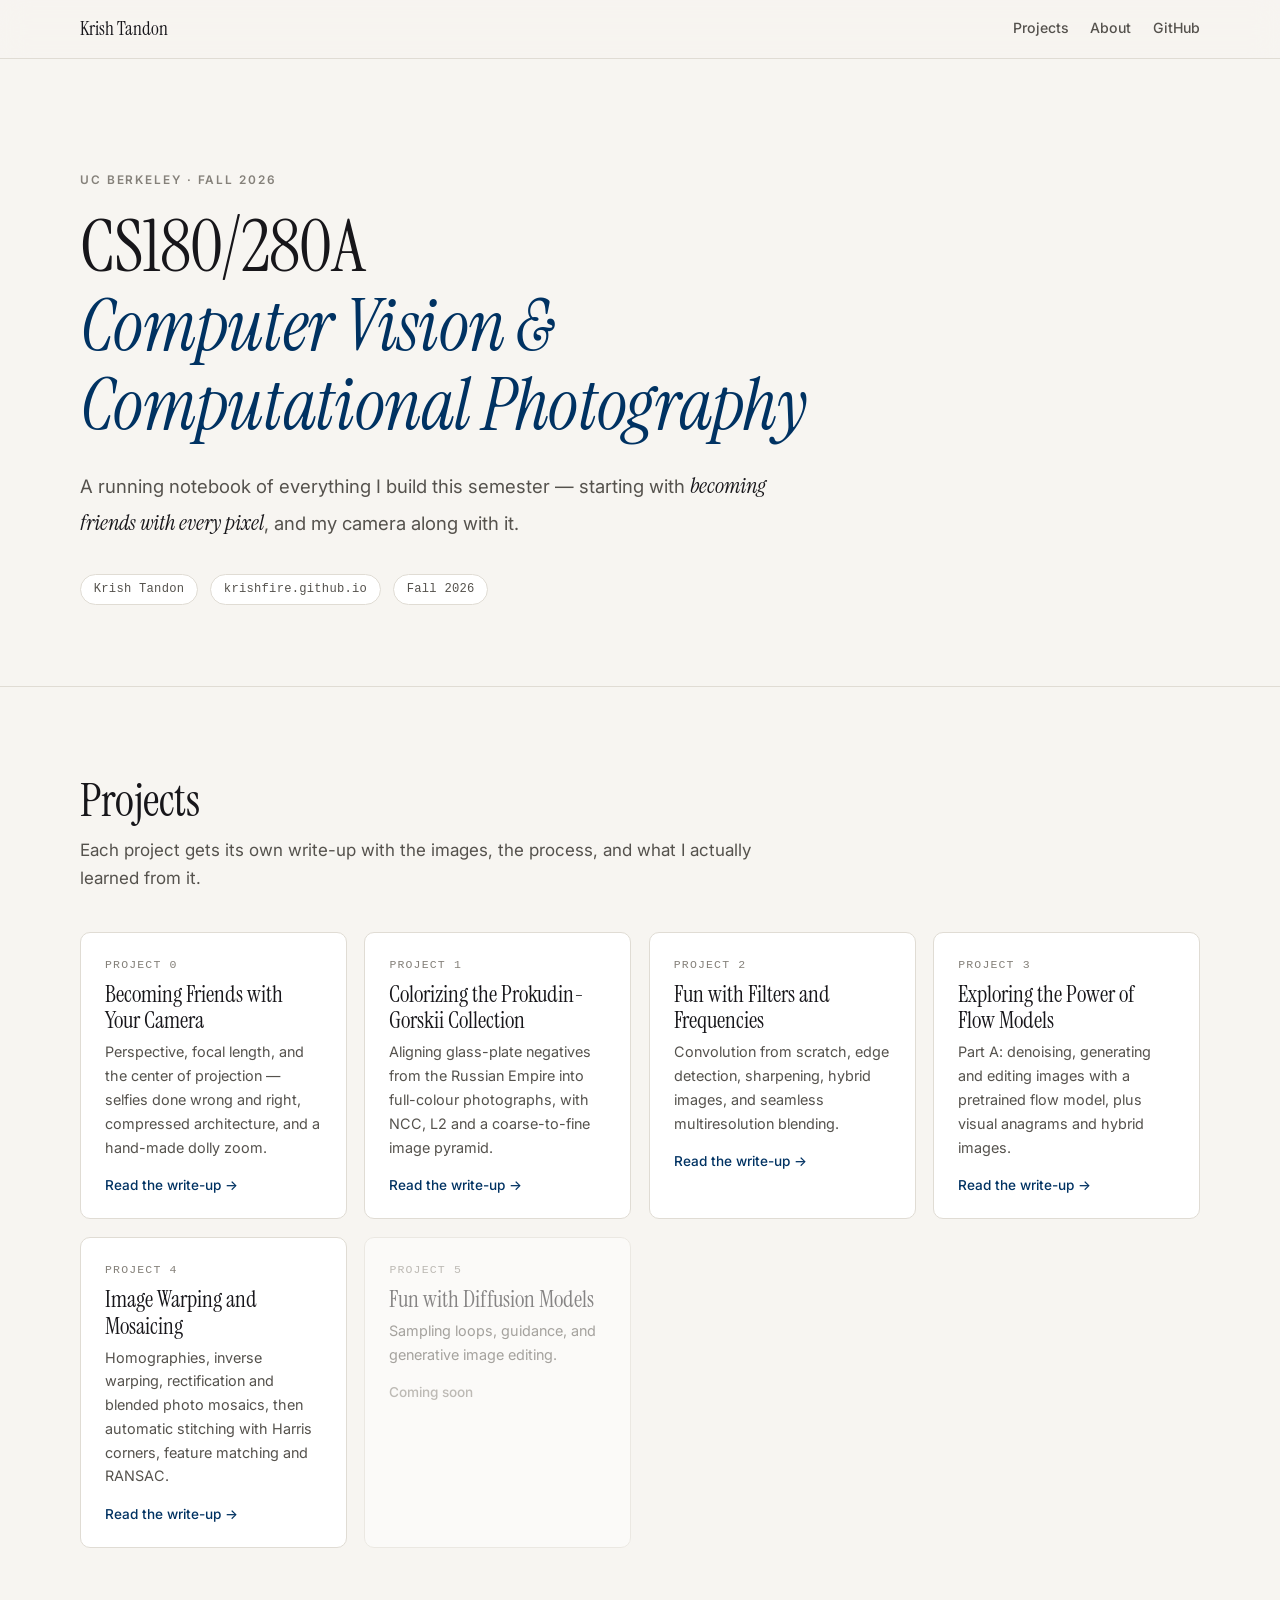
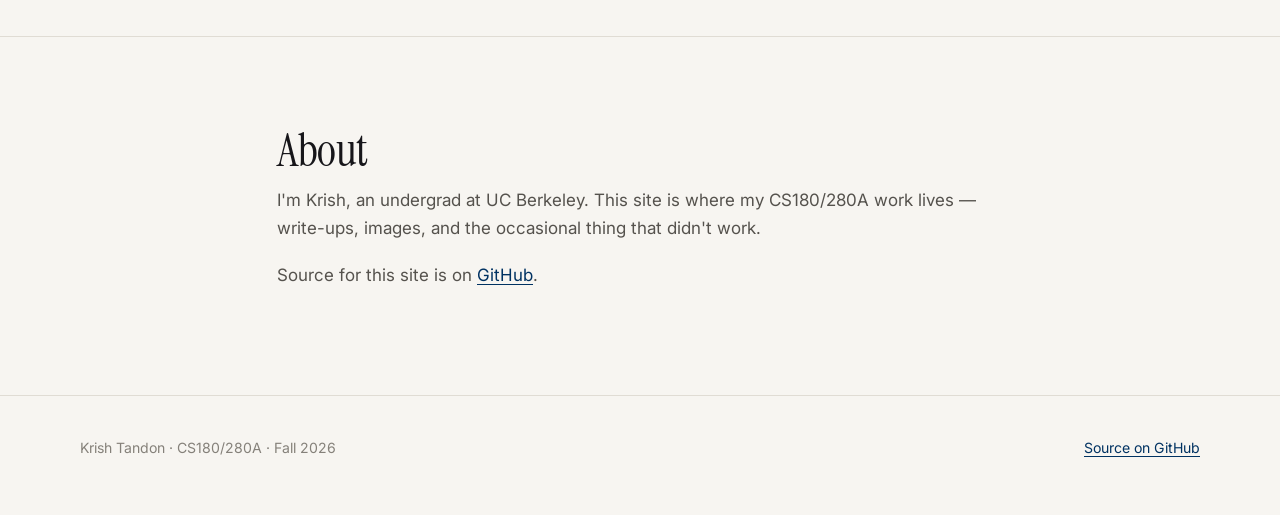
<file: index.html>
<!DOCTYPE html>
<html lang="en">
<head>
  <meta charset="utf-8">
  <meta name="viewport" content="width=device-width, initial-scale=1">
  <title>Krish Tandon — CS180/280A Portfolio</title>
  <meta name="description" content="Krish Tandon's project portfolio for CS180/280A: Intro to Computer Vision and Computational Photography at UC Berkeley.">
  <link rel="stylesheet" href="/style.css">
  <link rel="icon" href="data:image/svg+xml,<svg xmlns='http://www.w3.org/2000/svg' viewBox='0 0 100 100'><text y='.9em' font-size='90'>📸</text></svg>">
</head>
<body>

<header class="topbar">
  <div class="wrap topbar-inner">
    <a class="brand" href="/">Krish Tandon</a>
    <nav class="topnav">
      <a href="#projects">Projects</a>
      <a href="#about">About</a>
      <a href="https://github.com/KrishFire">GitHub</a>
    </nav>
  </div>
</header>

<main>

  <section class="hero">
    <div class="wrap">
      <p class="eyebrow">UC Berkeley · Fall 2026</p>
      <h1>CS180/280A<br><em>Computer Vision &amp;<br>Computational Photography</em></h1>
      <p class="lede">
        A running notebook of everything I build this semester — starting with
        <em>becoming friends with every pixel</em>, and my camera along with it.
      </p>
      <ul class="meta">
        <li>Krish Tandon</li>
        <li>krishfire.github.io</li>
        <li>Fall 2026</li>
      </ul>
    </div>
  </section>

  <section id="projects">
    <div class="wrap">
      <h2>Projects</h2>
      <p class="prose">Each project gets its own write-up with the images, the process, and what I
        actually learned from it.</p>

      <div class="cards">

        <a class="card" href="/0/">
          <span class="num">Project 0</span>
          <span class="name">Becoming Friends with Your Camera</span>
          <p class="blurb">Perspective, focal length, and the center of projection — selfies done
            wrong and right, compressed architecture, and a hand-made dolly zoom.</p>
          <span class="go">Read the write-up →</span>
        </a>

        <a class="card" href="/1/">
          <span class="num">Project 1</span>
          <span class="name">Colorizing the Prokudin-Gorskii Collection</span>
          <p class="blurb">Aligning glass-plate negatives from the Russian Empire into full-colour
            photographs, with NCC, L2 and a coarse-to-fine image pyramid.</p>
          <span class="go">Read the write-up &rarr;</span>
        </a>

        <a class="card" href="/2/">
          <span class="num">Project 2</span>
          <span class="name">Fun with Filters and Frequencies</span>
          <p class="blurb">Convolution from scratch, edge detection, sharpening, hybrid images, and seamless multiresolution blending.</p>
          <span class="go">Read the write-up &rarr;</span>
        </a>

        <a class="card" href="/3/">
          <span class="num">Project 3</span>
          <span class="name">Exploring the Power of Flow Models</span>
          <p class="blurb">Part A: denoising, generating and editing images with a pretrained flow model, plus visual anagrams and hybrid images.</p>
          <span class="go">Read the write-up &rarr;</span>
        </a>

        <a class="card" href="/4/">
          <span class="num">Project 4</span>
          <span class="name">Image Warping and Mosaicing</span>
          <p class="blurb">Homographies, inverse warping, rectification and blended photo mosaics, then automatic stitching with Harris corners, feature matching and RANSAC.</p>
          <span class="go">Read the write-up &rarr;</span>
        </a>

        <div class="card card--soon">
          <span class="num">Project 5</span>
          <span class="name">Fun with Diffusion Models</span>
          <p class="blurb">Sampling loops, guidance, and generative image editing.</p>
          <span class="go">Coming soon</span>
        </div>

      </div>
    </div>
  </section>

  <section id="about">
    <div class="wrap prose">
      <h2>About</h2>
      <p>I'm Krish, an undergrad at UC Berkeley. This site is where my CS180/280A work lives —
        write-ups, images, and the occasional thing that didn't work.</p>
      <p>Source for this site is on
        <a href="https://github.com/KrishFire/krishfire.github.io">GitHub</a>.</p>
    </div>
  </section>

</main>

<footer>
  <div class="wrap">
    <span>Krish Tandon · CS180/280A · Fall 2026</span>
    <span><a href="https://github.com/KrishFire/krishfire.github.io">Source on GitHub</a></span>
  </div>
</footer>

</body>
</html>
</file>
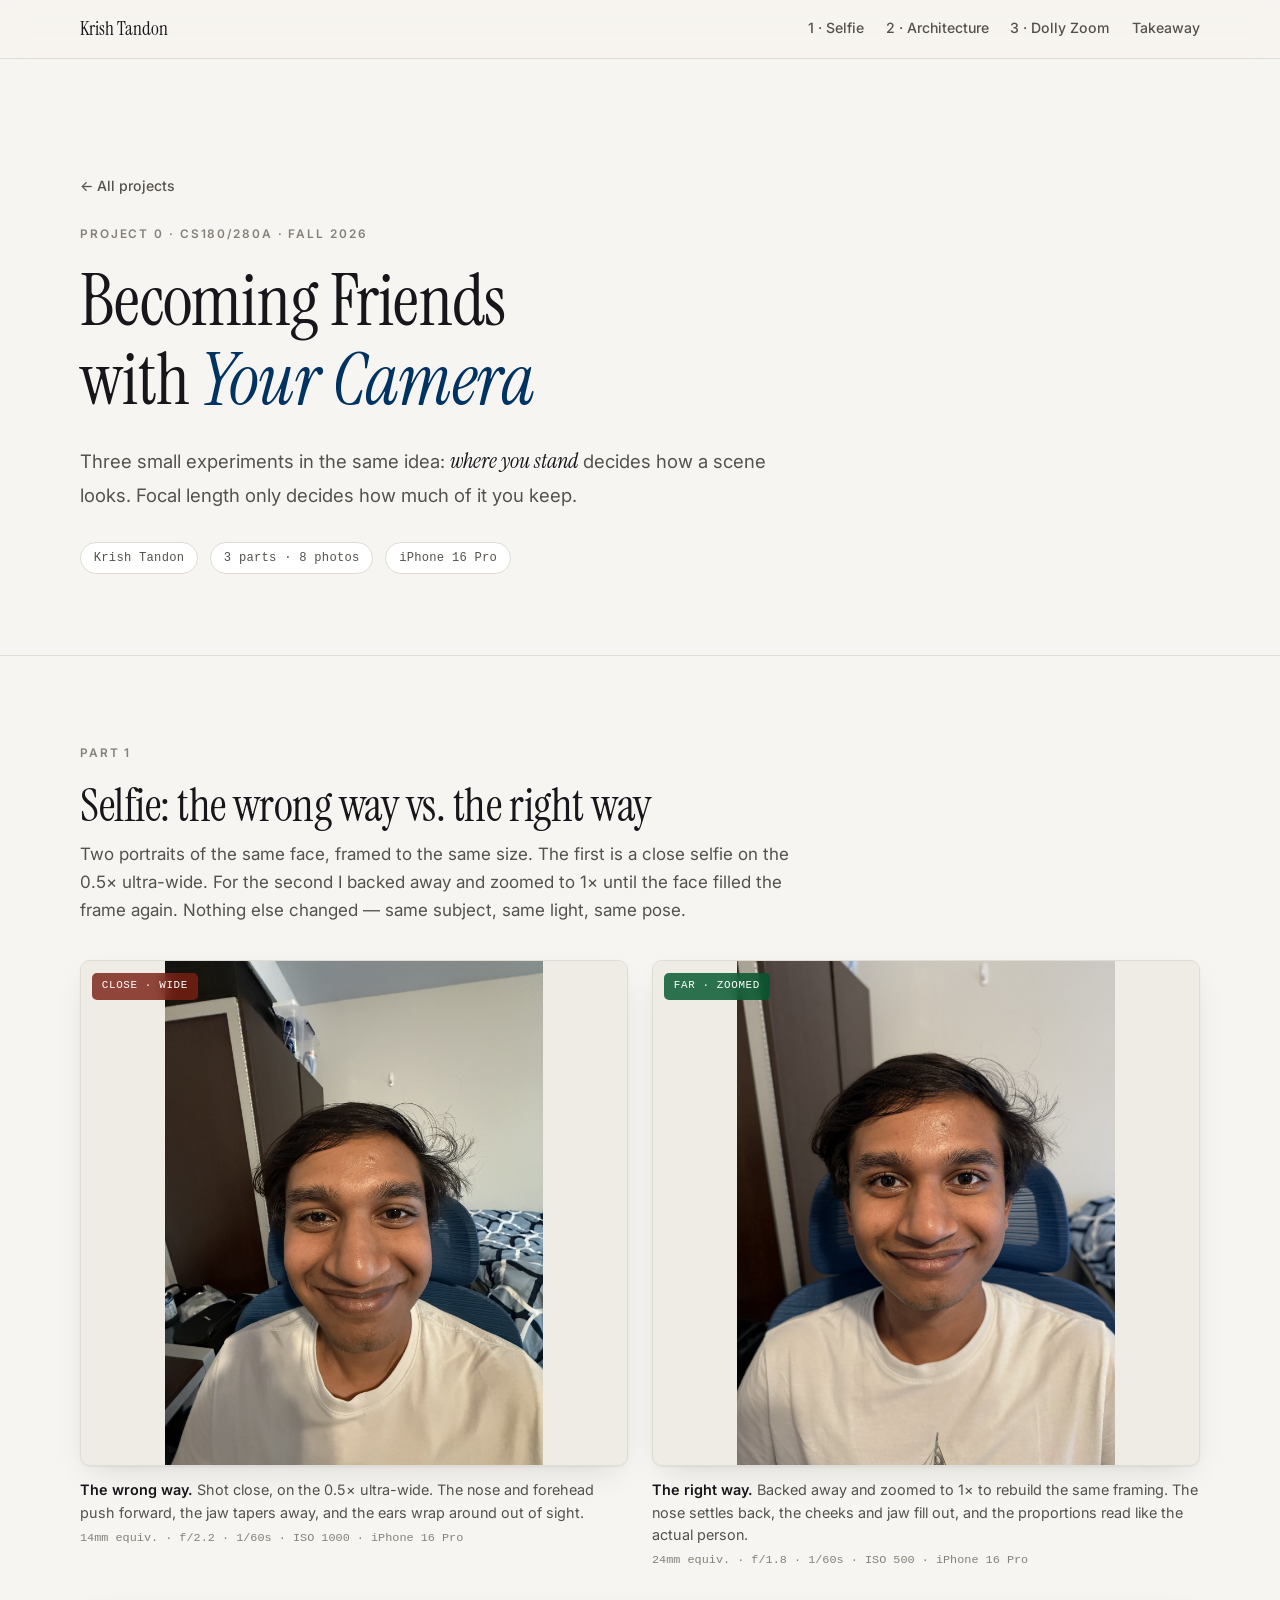
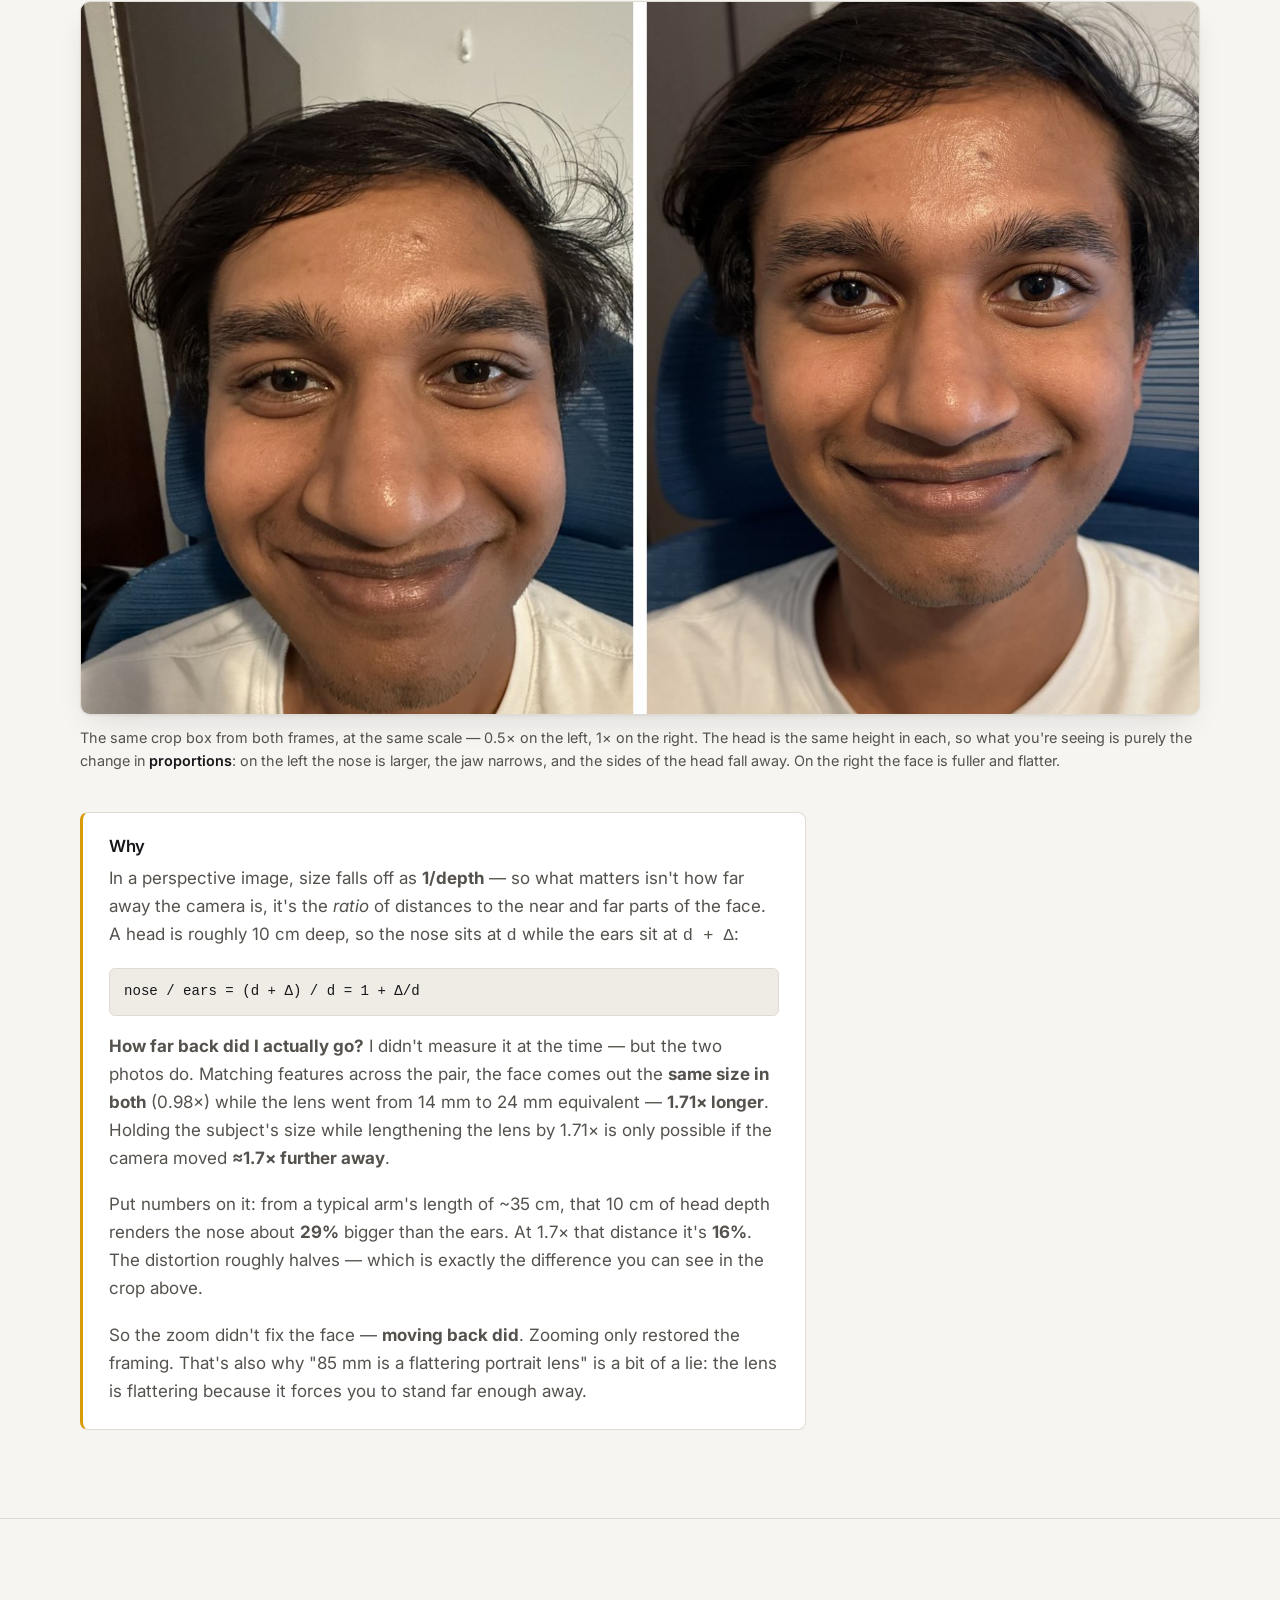
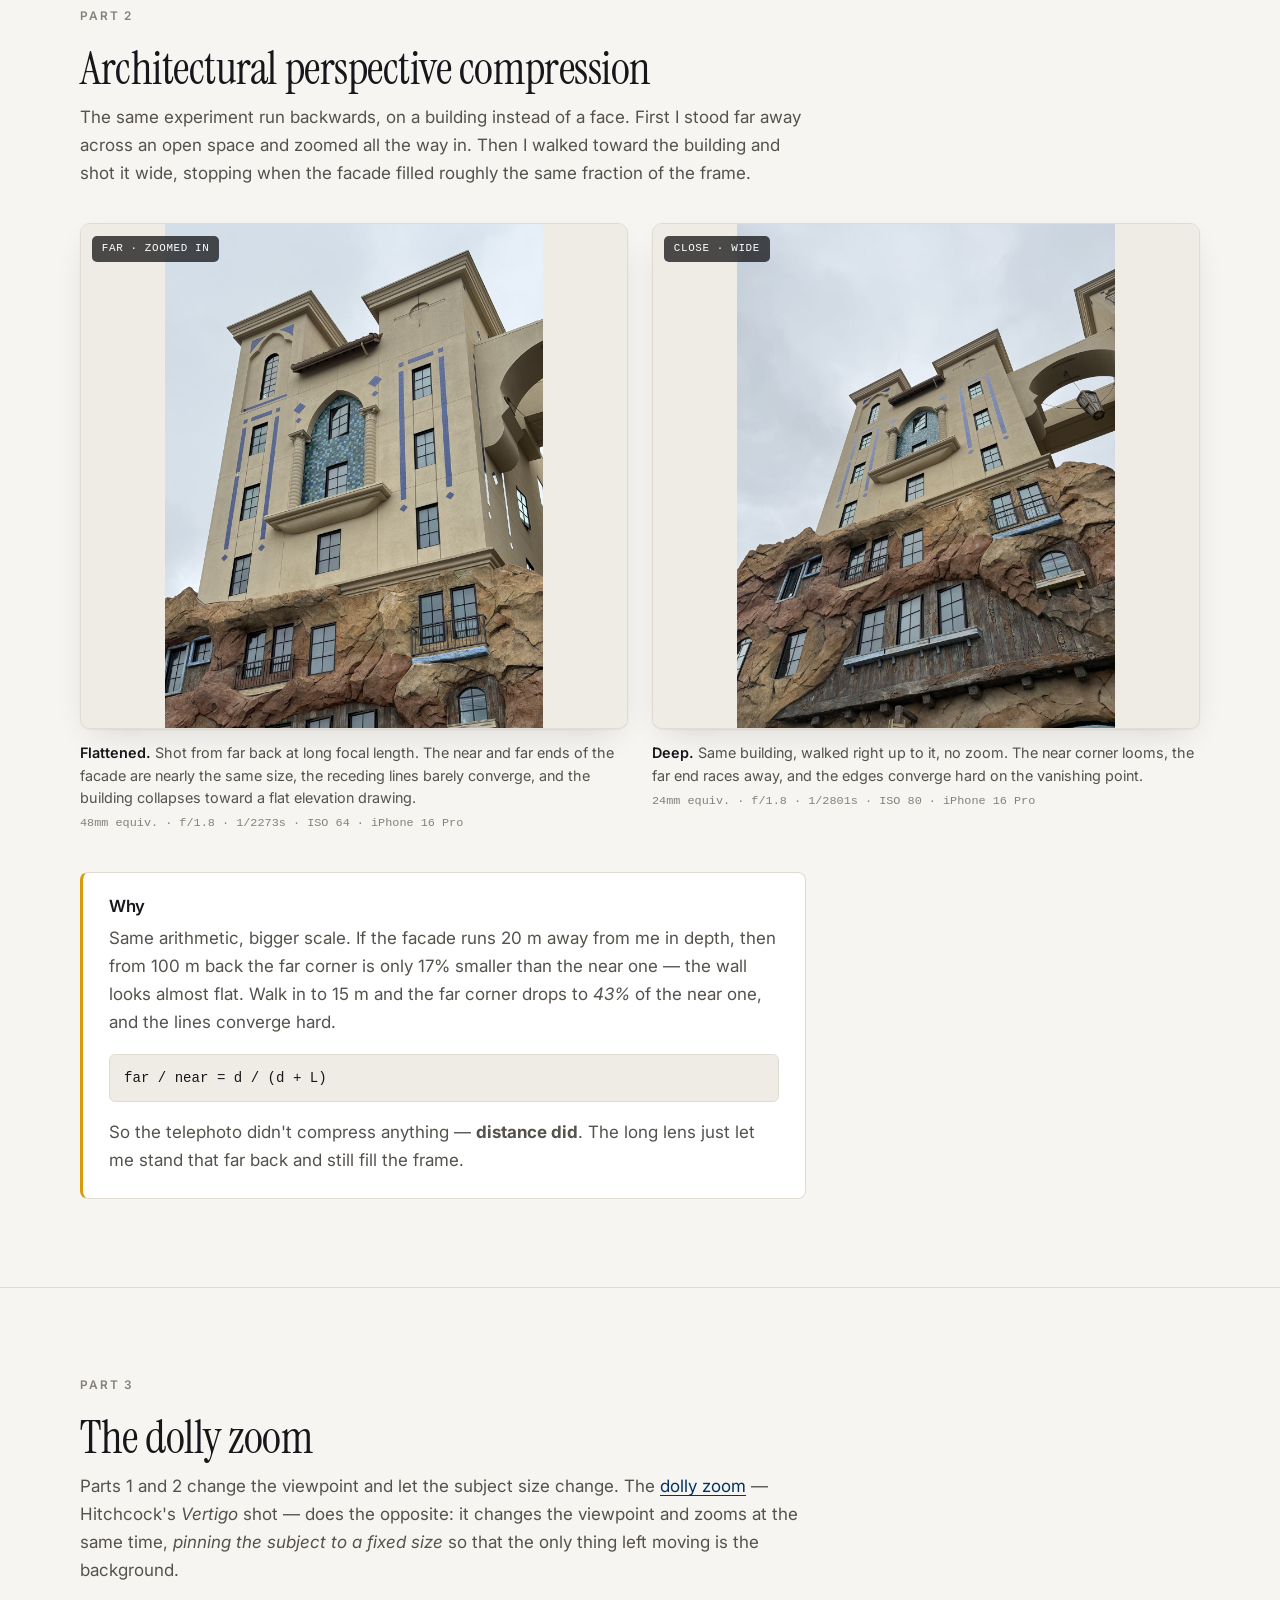
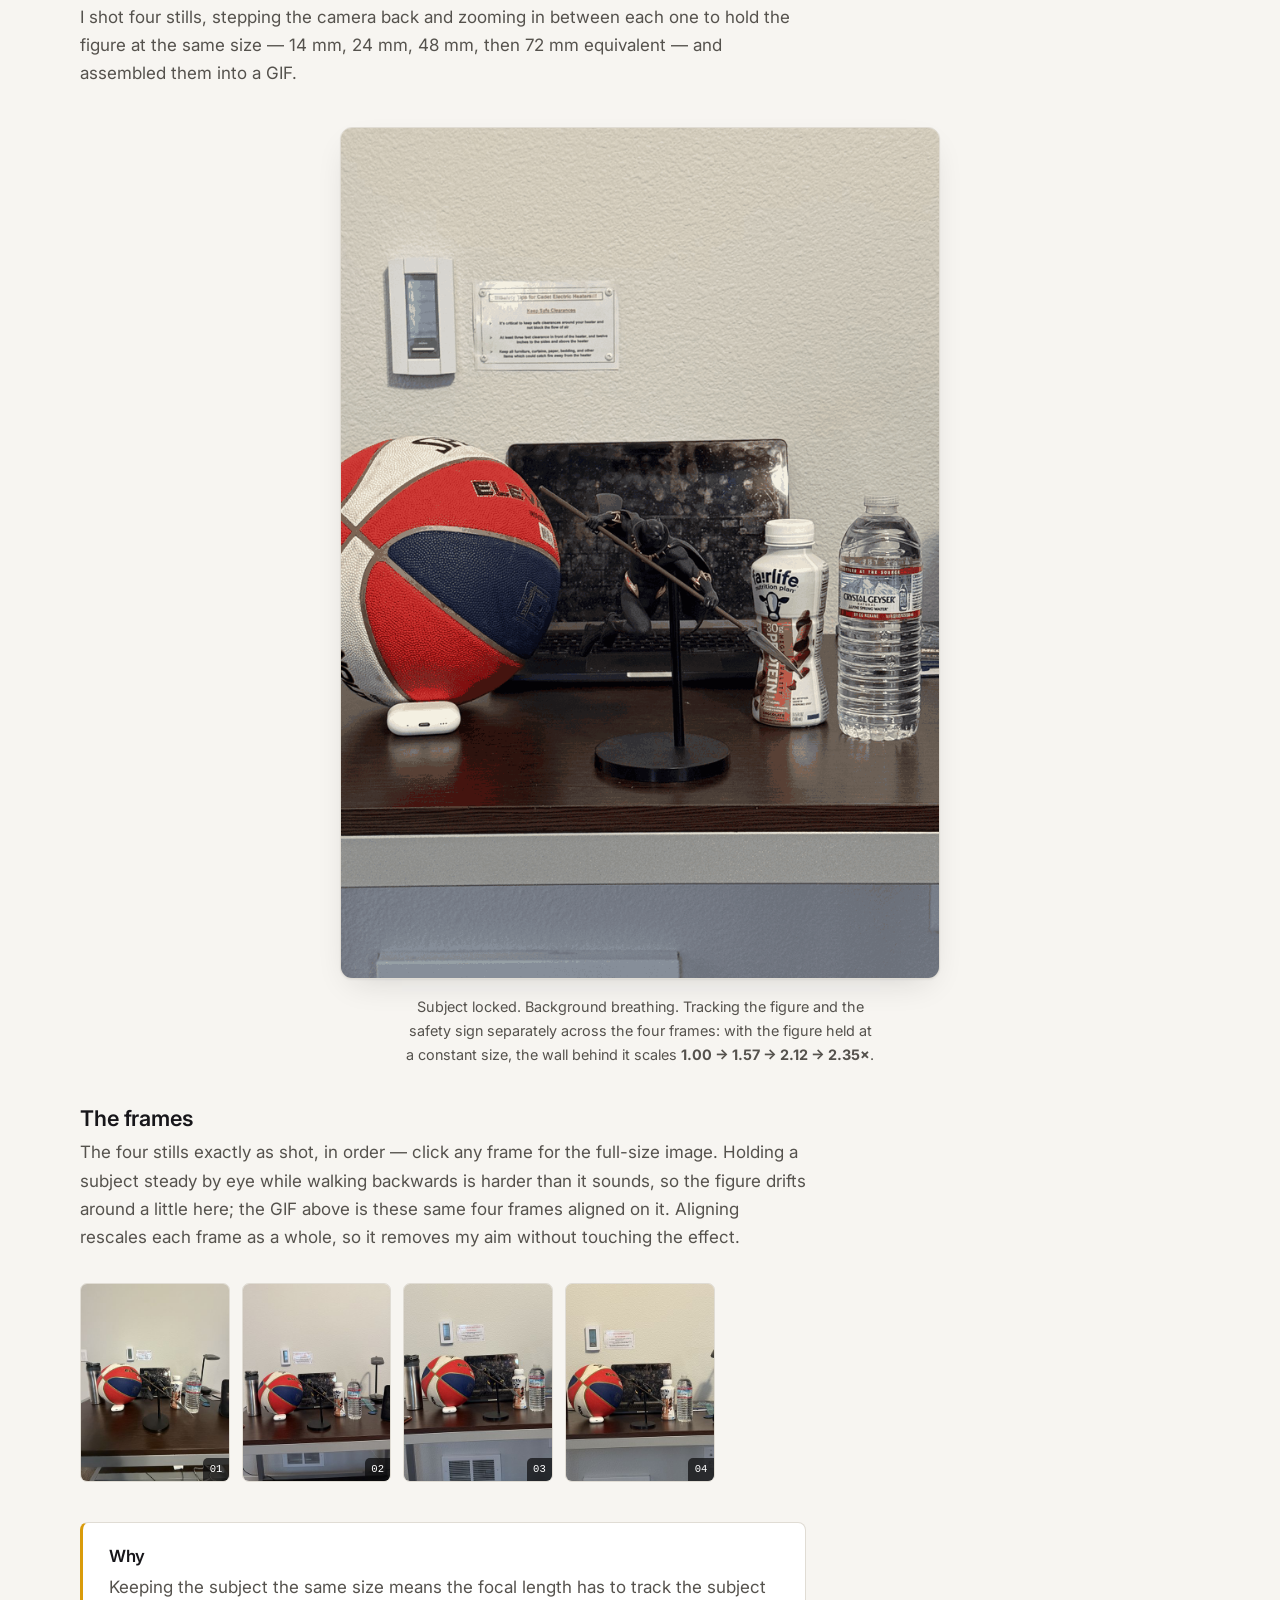
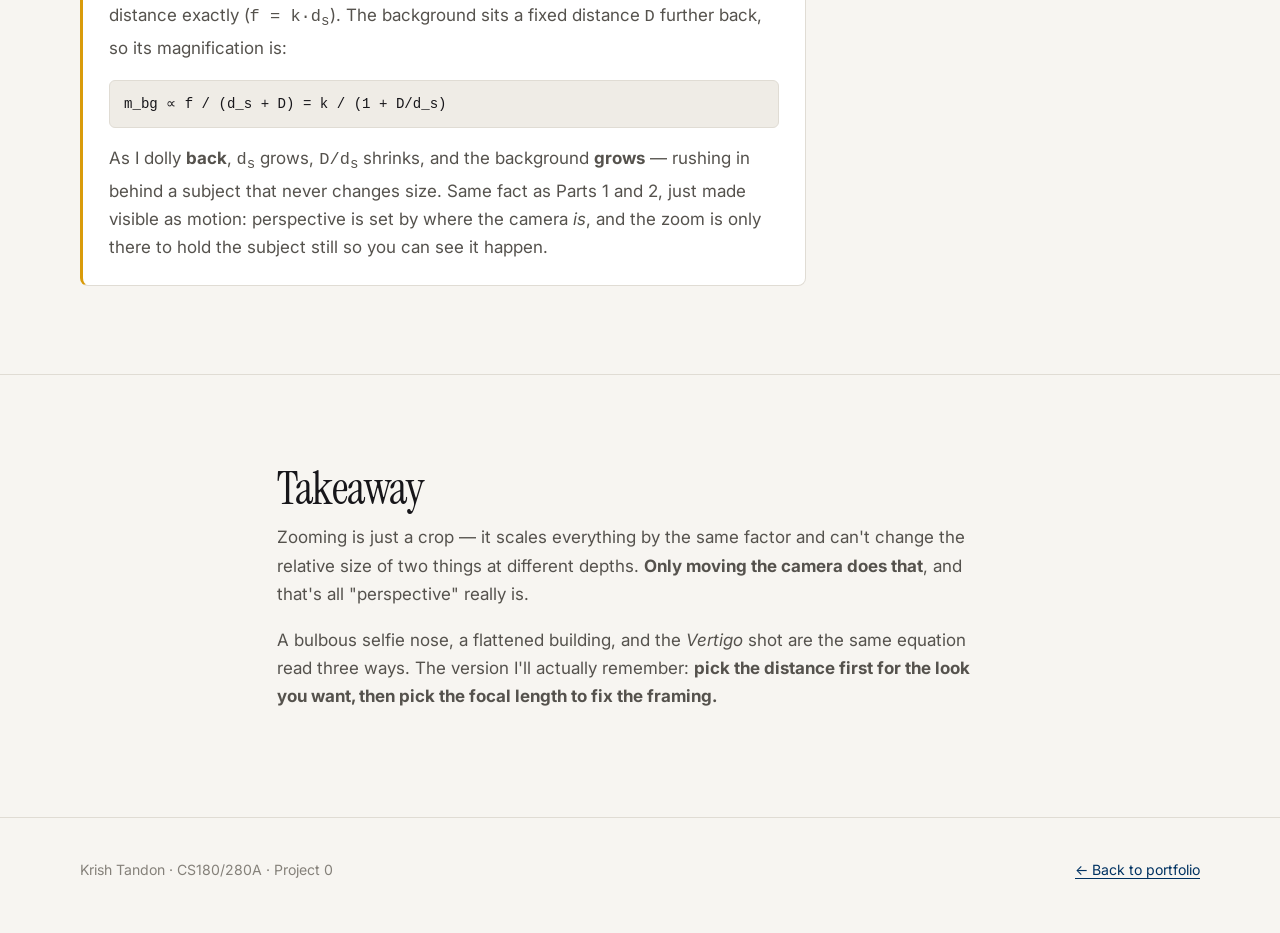
<file: 0/index.html>
<!DOCTYPE html>
<html lang="en">
<head>
  <meta charset="utf-8">
  <meta name="viewport" content="width=device-width, initial-scale=1">
  <title>Project 0: Becoming Friends with Your Camera — Krish Tandon</title>
  <meta name="description" content="CS180/280A Project 0: perspective, focal length, and the center of projection — selfies, architectural compression, and a dolly zoom.">
  <link rel="stylesheet" href="/style.css">
  <link rel="icon" href="data:image/svg+xml,<svg xmlns='http://www.w3.org/2000/svg' viewBox='0 0 100 100'><text y='.9em' font-size='90'>📸</text></svg>">
</head>
<body>

<header class="topbar">
  <div class="wrap topbar-inner">
    <a class="brand" href="/">Krish Tandon</a>
    <nav class="topnav">
      <a href="#part1">1 · Selfie</a>
      <a href="#part2">2 · Architecture</a>
      <a href="#part3">3 · Dolly Zoom</a>
      <a href="#takeaway">Takeaway</a>
    </nav>
  </div>
</header>

<main>

  <section class="hero">
    <div class="wrap">
      <a class="backlink" href="/">← All projects</a>
      <p class="eyebrow">Project 0 · CS180/280A · Fall 2026</p>
      <h1>Becoming Friends<br>with <em>Your Camera</em></h1>
      <p class="lede">
        Three small experiments in the same idea: <em>where you stand</em> decides how a scene
        looks. Focal length only decides how much of it you keep.
      </p>
      <ul class="meta">
        <li>Krish Tandon</li>
        <li>3 parts · 8 photos</li>
        <li>iPhone 16 Pro</li>
      </ul>
    </div>
  </section>

  <!-- ============================ PART 1 ============================ -->
  <section id="part1">
    <div class="wrap">
      <p class="eyebrow">Part 1</p>
      <h2>Selfie: the wrong way vs. the right way</h2>
      <div class="prose">
        <p>Two portraits of the same face, framed to the same size. The first is a close
          selfie on the 0.5&times; ultra-wide. For the second I backed away and zoomed to
          1&times; until the face filled the frame again. Nothing else changed — same subject,
          same light, same pose.</p>
      </div>

      <div class="pair">
        <figure>
          <a class="shot shot--tall" href="media/part1-close.jpg" target="_blank" rel="noopener">
            <span class="tag tag--bad">Close · wide</span>
            <img src="media/part1-close.jpg" alt="Selfie taken from close up, showing perspective distortion of the face">
          </a>
          <figcaption>
            <b>The wrong way.</b> Shot close, on the 0.5&times; ultra-wide. The nose and
            forehead push forward, the jaw tapers away, and the ears wrap around out of
            sight.
            <span class="exif" data-exif="part1-close">14mm equiv. · f/2.2 · 1/60s · ISO 1000 · iPhone 16 Pro</span>
          </figcaption>
        </figure>

        <figure>
          <a class="shot shot--tall" href="media/part1-far.jpg" target="_blank" rel="noopener">
            <span class="tag tag--good">Far · zoomed</span>
            <img src="media/part1-far.jpg" alt="Portrait taken from several feet away with the lens zoomed in, showing natural proportions">
          </a>
          <figcaption>
            <b>The right way.</b> Backed away and zoomed to 1&times; to rebuild the same
            framing. The nose settles back, the cheeks and jaw fill out, and the proportions
            read like the actual person.
            <span class="exif" data-exif="part1-far">24mm equiv. · f/1.8 · 1/60s · ISO 500 · iPhone 16 Pro</span>
          </figcaption>
        </figure>
      </div>

      <figure style="margin-top:2rem;">
        <a class="shot" href="media/part1-detail.jpg" target="_blank" rel="noopener"
           style="display:block;">
          <img src="media/part1-detail.jpg" alt="The two faces cropped from the same region of each frame at the same scale, showing the difference in nose size and jaw width"
               style="height:auto; object-fit:contain;">
        </a>
        <figcaption>
          The same crop box from both frames, at the same scale — 0.5&times; on the left,
          1&times; on the right. The head is the same height in each, so what you're seeing is
          purely the change in <b>proportions</b>: on the left the nose is larger, the jaw
          narrows, and the sides of the head fall away. On the right the face is fuller and
          flatter.
        </figcaption>
      </figure>

      <div class="why">
        <h3>Why</h3>
        <p>In a perspective image, size falls off as <b>1/depth</b> — so what matters isn't how
          far away the camera is, it's the <em>ratio</em> of distances to the near and far parts
          of the face. A head is roughly 10&nbsp;cm deep, so the nose sits at
          <span style="font-family:var(--mono)">d</span> while the ears sit at
          <span style="font-family:var(--mono)">d + Δ</span>:</p>
        <p class="math">nose / ears  =  (d + Δ) / d  =  1 + Δ/d</p>
        <p><b>How far back did I actually go?</b> I didn't measure it at the time — but the two
          photos do. Matching features across the pair, the face comes out the
          <b>same size in both</b> (0.98&times;) while the lens went from 14&nbsp;mm to
          24&nbsp;mm equivalent — <b>1.71&times; longer</b>. Holding the subject's size while
          lengthening the lens by 1.71&times; is only possible if the camera moved
          <b>≈1.7&times; further away</b>.</p>
        <p>Put numbers on it: from a typical arm's length of ~35&nbsp;cm, that 10&nbsp;cm of head
          depth renders the nose about <b>29%</b> bigger than the ears. At 1.7&times; that
          distance it's <b>16%</b>. The distortion roughly halves — which is exactly the
          difference you can see in the crop above.</p>
        <p>So the zoom didn't fix the face — <b>moving back did</b>. Zooming only restored the
          framing. That's also why "85&nbsp;mm is a flattering portrait lens" is a bit of a lie:
          the lens is flattering because it forces you to stand far enough away.</p>
      </div>
      </div>
    </div>
  </section>

  <!-- ============================ PART 2 ============================ -->
  <section id="part2">
    <div class="wrap">
      <p class="eyebrow">Part 2</p>
      <h2>Architectural perspective compression</h2>
      <div class="prose">
        <p>The same experiment run backwards, on a building instead of a face. First I stood far
          away across an open space and zoomed all the way in. Then I walked toward the building
          and shot it wide, stopping when the facade filled roughly the same fraction of the
          frame.</p>
      </div>

      <div class="pair">
        <figure>
          <a class="shot shot--tall" href="media/part2-far.jpg" target="_blank" rel="noopener">
            <span class="tag">Far · zoomed in</span>
            <img src="media/part2-far.jpg" alt="Building facade photographed from far away with the lens zoomed in, appearing flattened">
          </a>
          <figcaption>
            <b>Flattened.</b> Shot from far back at long focal length. The near and far ends of
            the facade are nearly the same size, the receding lines barely converge, and the
            building collapses toward a flat elevation drawing.
            <span class="exif" data-exif="part2-far">48mm equiv. · f/1.8 · 1/2273s · ISO 64 · iPhone 16 Pro</span>
          </figcaption>
        </figure>

        <figure>
          <a class="shot shot--tall" href="media/part2-close.jpg" target="_blank" rel="noopener">
            <span class="tag">Close · wide</span>
            <img src="media/part2-close.jpg" alt="Same building photographed from close up without zoom, showing strong converging perspective lines">
          </a>
          <figcaption>
            <b>Deep.</b> Same building, walked right up to it, no zoom. The near corner looms, the
            far end races away, and the edges converge hard on the vanishing point.
            <span class="exif" data-exif="part2-close">24mm equiv. · f/1.8 · 1/2801s · ISO 80 · iPhone 16 Pro</span>
          </figcaption>
        </figure>
      </div>

      <div class="why">
        <h3>Why</h3>
        <p>Same arithmetic, bigger scale. If the facade runs 20&nbsp;m away from me in depth, then
          from 100&nbsp;m back the far corner is only 17% smaller than the near one — the wall looks
          almost flat. Walk in to 15&nbsp;m and the far corner drops to <em>43%</em> of the near
          one, and the lines converge hard.</p>
        <p class="math">far / near  =  d / (d + L)</p>
        <p>So the telephoto didn't compress anything — <b>distance did</b>. The long lens just let
          me stand that far back and still fill the frame.</p>
      </div>
      </div>
    </div>
  </section>

  <!-- ============================ PART 3 ============================ -->
  <section id="part3">
    <div class="wrap">
      <p class="eyebrow">Part 3</p>
      <h2>The dolly zoom</h2>
      <div class="prose">
        <p>Parts 1 and 2 change the viewpoint and let the subject size change. The
          <a href="https://en.wikipedia.org/wiki/Dolly_zoom">dolly zoom</a> — Hitchcock's
          <em>Vertigo</em> shot — does the opposite: it changes the viewpoint and zooms at the same
          time, <em>pinning the subject to a fixed size</em> so that the only thing left moving is
          the background.</p>
        <p>I shot four stills, stepping the camera back and zooming in between each one to hold
          the figure at the same size — 14&nbsp;mm, 24&nbsp;mm, 48&nbsp;mm, then 72&nbsp;mm
          equivalent — and assembled them into a GIF.</p>
      </div>

      <div class="gif-stage">
        <img src="media/dolly-zoom.gif" alt="Animated dolly zoom: the foreground subject stays a constant size while the background rushes in behind it">
      </div>
      <p style="text-align:center; font-size:.9rem; color:var(--text-soft); margin-top:1rem;
                max-width:52ch; margin-inline:auto;">
        Subject locked. Background breathing. Tracking the figure and the safety sign
        separately across the four frames: with the figure held at a constant size, the wall
        behind it scales <b>1.00 → 1.57 → 2.12 → 2.35&times;</b>.
      </p>

      <h3>The frames</h3>
      <p class="prose" style="margin-top:0;">The four stills exactly as shot, in order — click any
        frame for the full-size image. Holding a subject steady by eye while walking backwards is
        harder than it sounds, so the figure drifts around a little here; the GIF above is these
        same four frames aligned on it. Aligning rescales each frame as a whole, so it removes my
        aim without touching the effect.</p>

      <div class="contact-sheet">
        <!-- CONTACT_SHEET_START -->
        <a href="media/part3-01.jpg" target="_blank" rel="noopener"><img src="media/part3-01-thumb.jpg" alt="Dolly zoom frame 1" loading="lazy"><span class="n">01</span></a>
        <a href="media/part3-02.jpg" target="_blank" rel="noopener"><img src="media/part3-02-thumb.jpg" alt="Dolly zoom frame 2" loading="lazy"><span class="n">02</span></a>
        <a href="media/part3-03.jpg" target="_blank" rel="noopener"><img src="media/part3-03-thumb.jpg" alt="Dolly zoom frame 3" loading="lazy"><span class="n">03</span></a>
        <a href="media/part3-04.jpg" target="_blank" rel="noopener"><img src="media/part3-04-thumb.jpg" alt="Dolly zoom frame 4" loading="lazy"><span class="n">04</span></a>
        <!-- CONTACT_SHEET_END -->
      </div>

      <div class="why">
        <h3>Why</h3>
        <p>Keeping the subject the same size means the focal length has to track the subject
          distance exactly (<span style="font-family:var(--mono)">f = k·d<sub>s</sub></span>). The
          background sits a fixed distance <span style="font-family:var(--mono)">D</span> further
          back, so its magnification is:</p>
        <p class="math">m_bg  ∝  f / (d_s + D)  =  k / (1 + D/d_s)</p>
        <p>As I dolly <b>back</b>, <span style="font-family:var(--mono)">d<sub>s</sub></span> grows,
          <span style="font-family:var(--mono)">D/d<sub>s</sub></span> shrinks, and the background
          <b>grows</b> — rushing in behind a subject that never changes size. Same fact as Parts 1
          and 2, just made visible as motion: perspective is set by where the camera <em>is</em>,
          and the zoom is only there to hold the subject still so you can see it happen.</p>
      </div>
      </div>
    </div>
  </section>

  <!-- ============================ TAKEAWAY ============================ -->
  <section id="takeaway">
    <div class="wrap prose">
      <h2>Takeaway</h2>
      <p>Zooming is just a crop — it scales everything by the same factor and can't change the
        relative size of two things at different depths. <b>Only moving the camera does that</b>,
        and that's all "perspective" really is.</p>
      <p>A bulbous selfie nose, a flattened building, and the <em>Vertigo</em> shot are the same
        equation read three ways. The version I'll actually remember: <b>pick the distance first
        for the look you want, then pick the focal length to fix the framing.</b></p>
    </div>
  </section>

</main>

<footer>
  <div class="wrap">
    <span>Krish Tandon · CS180/280A · Project 0</span>
    <span><a href="/">← Back to portfolio</a></span>
  </div>
</footer>

</body>
</html>
</file>
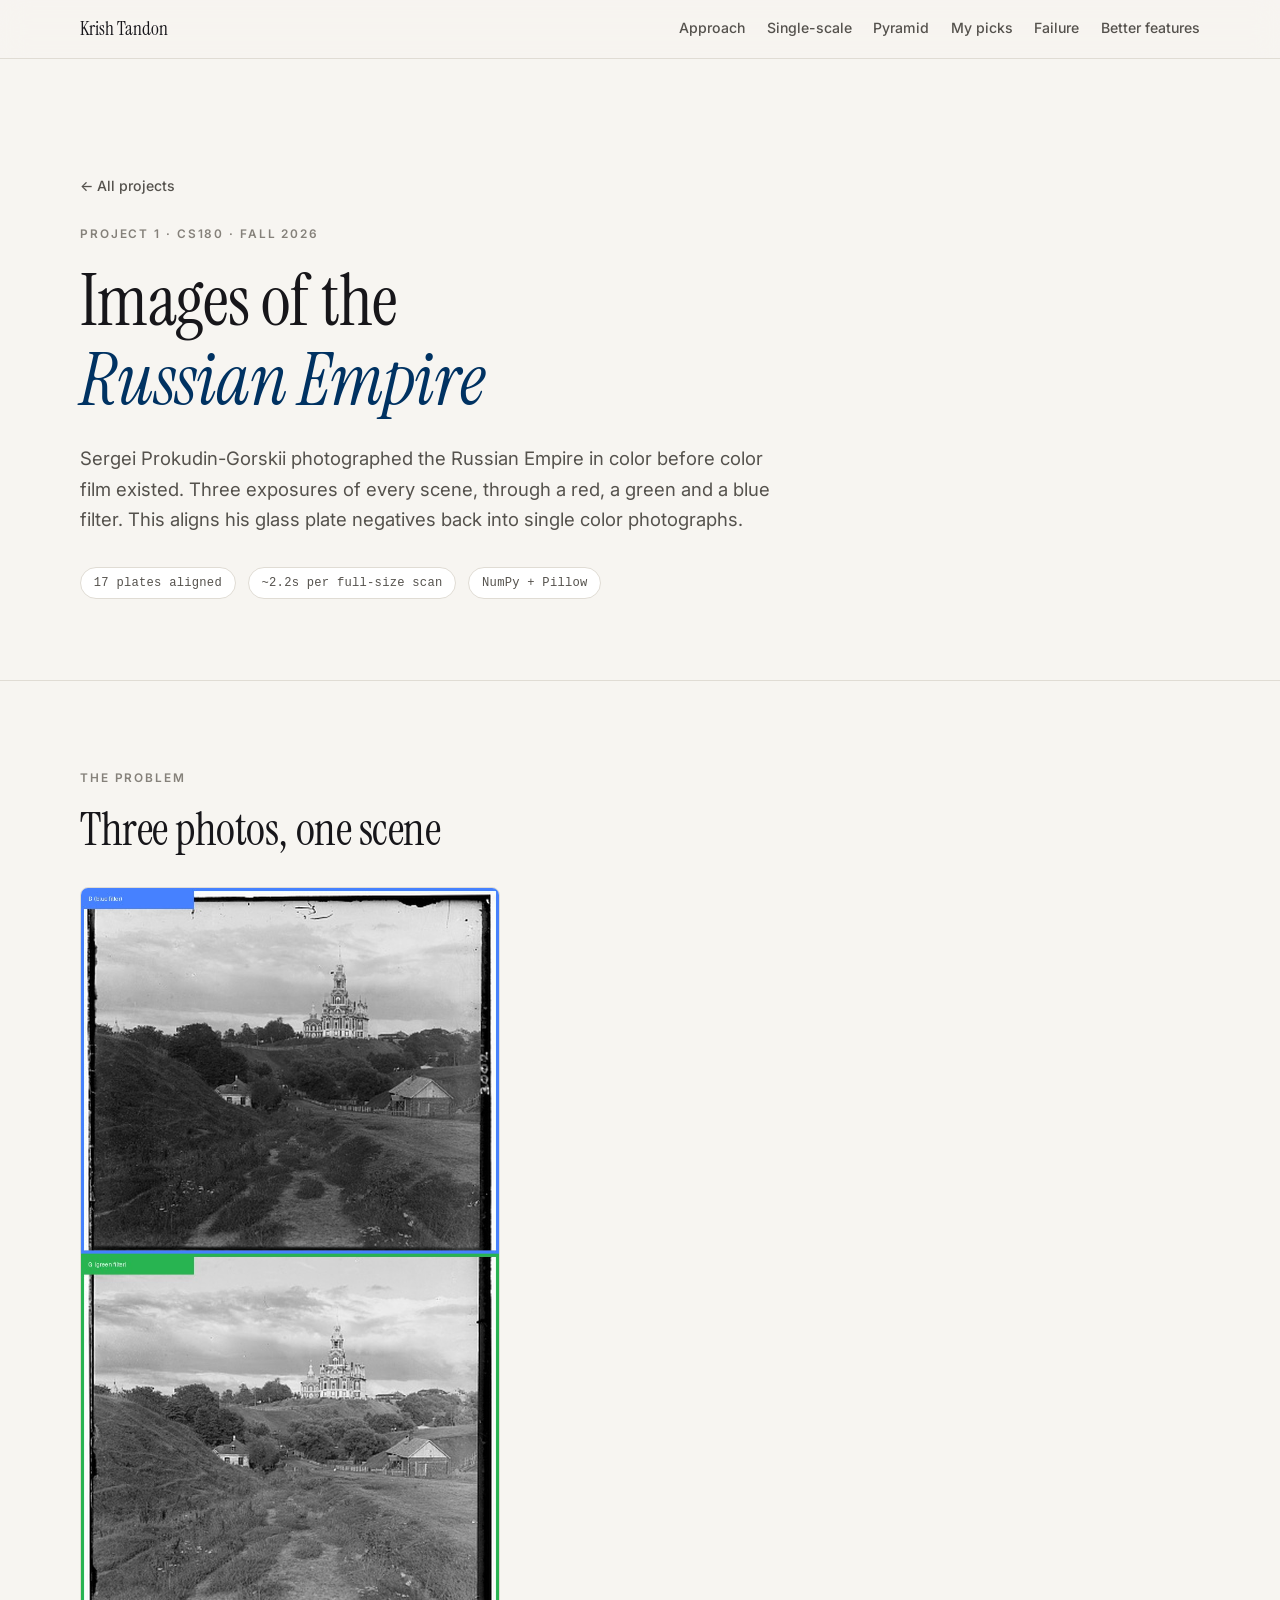
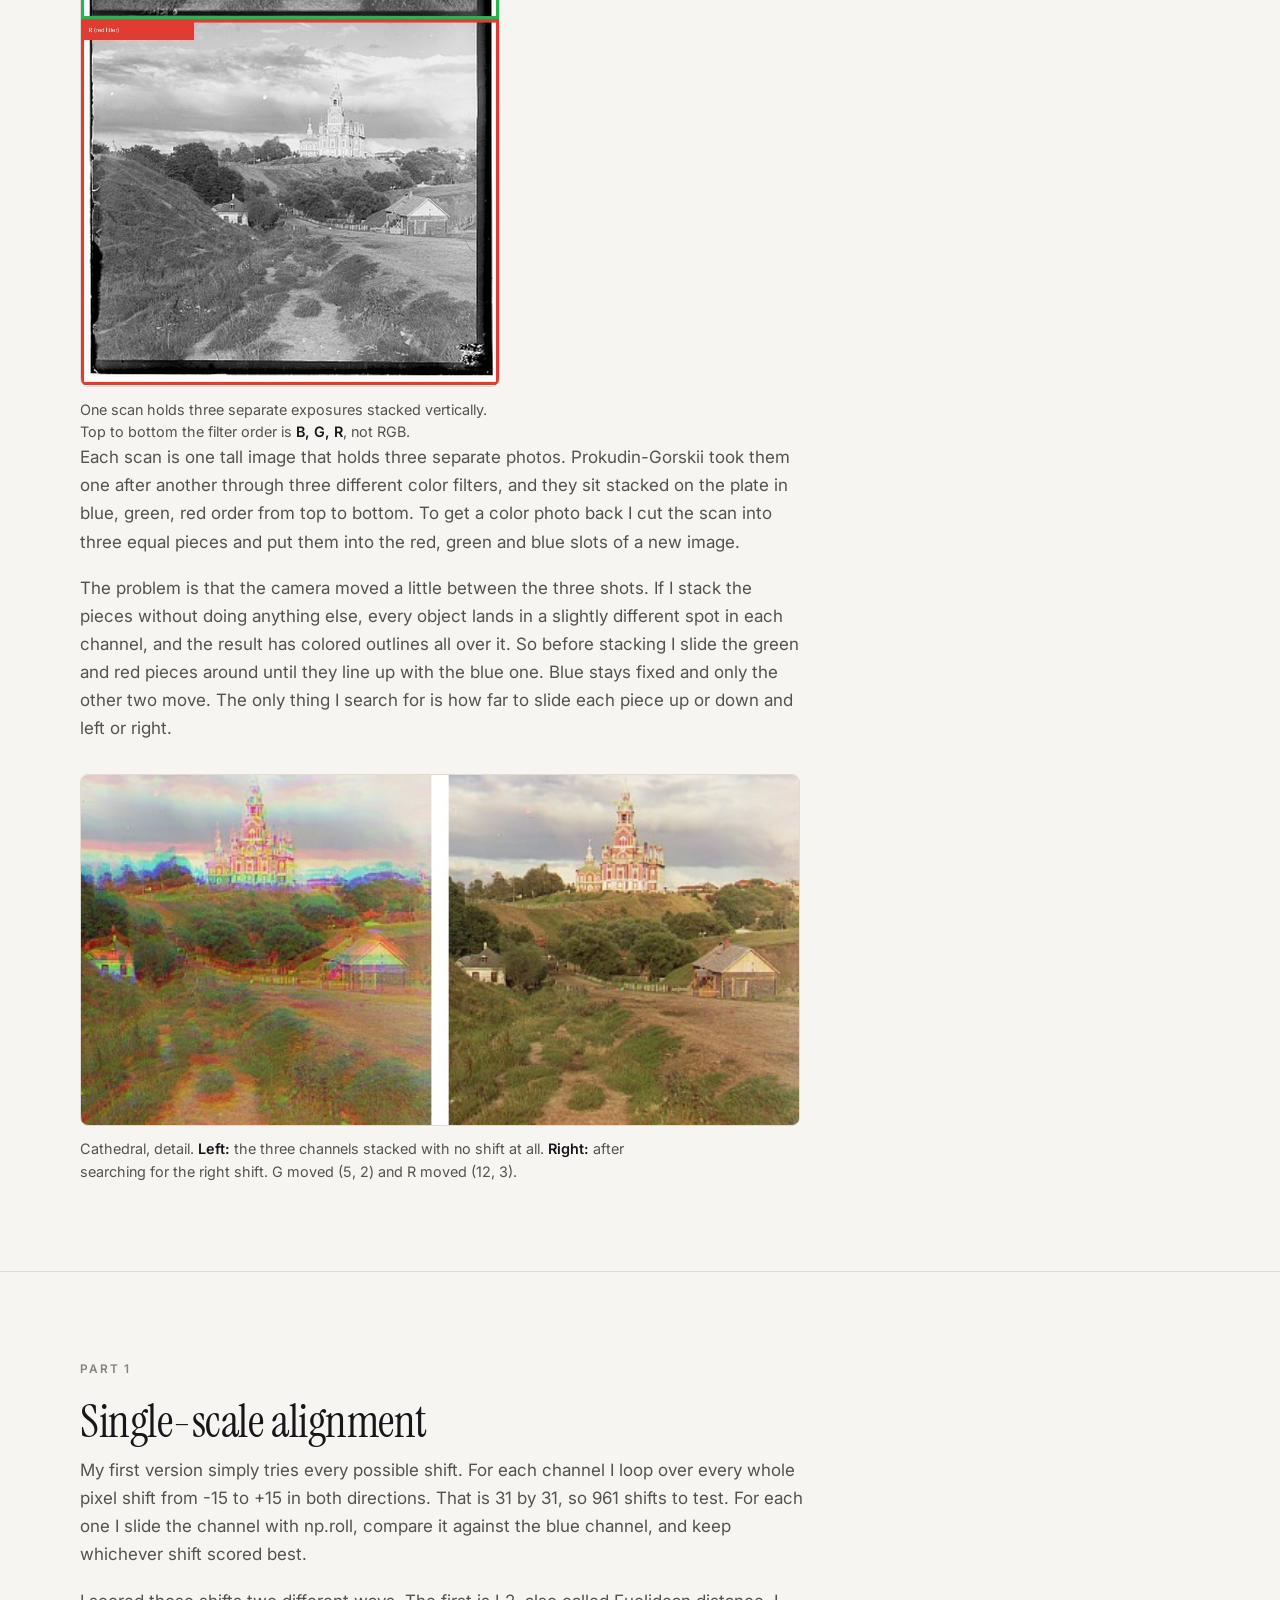
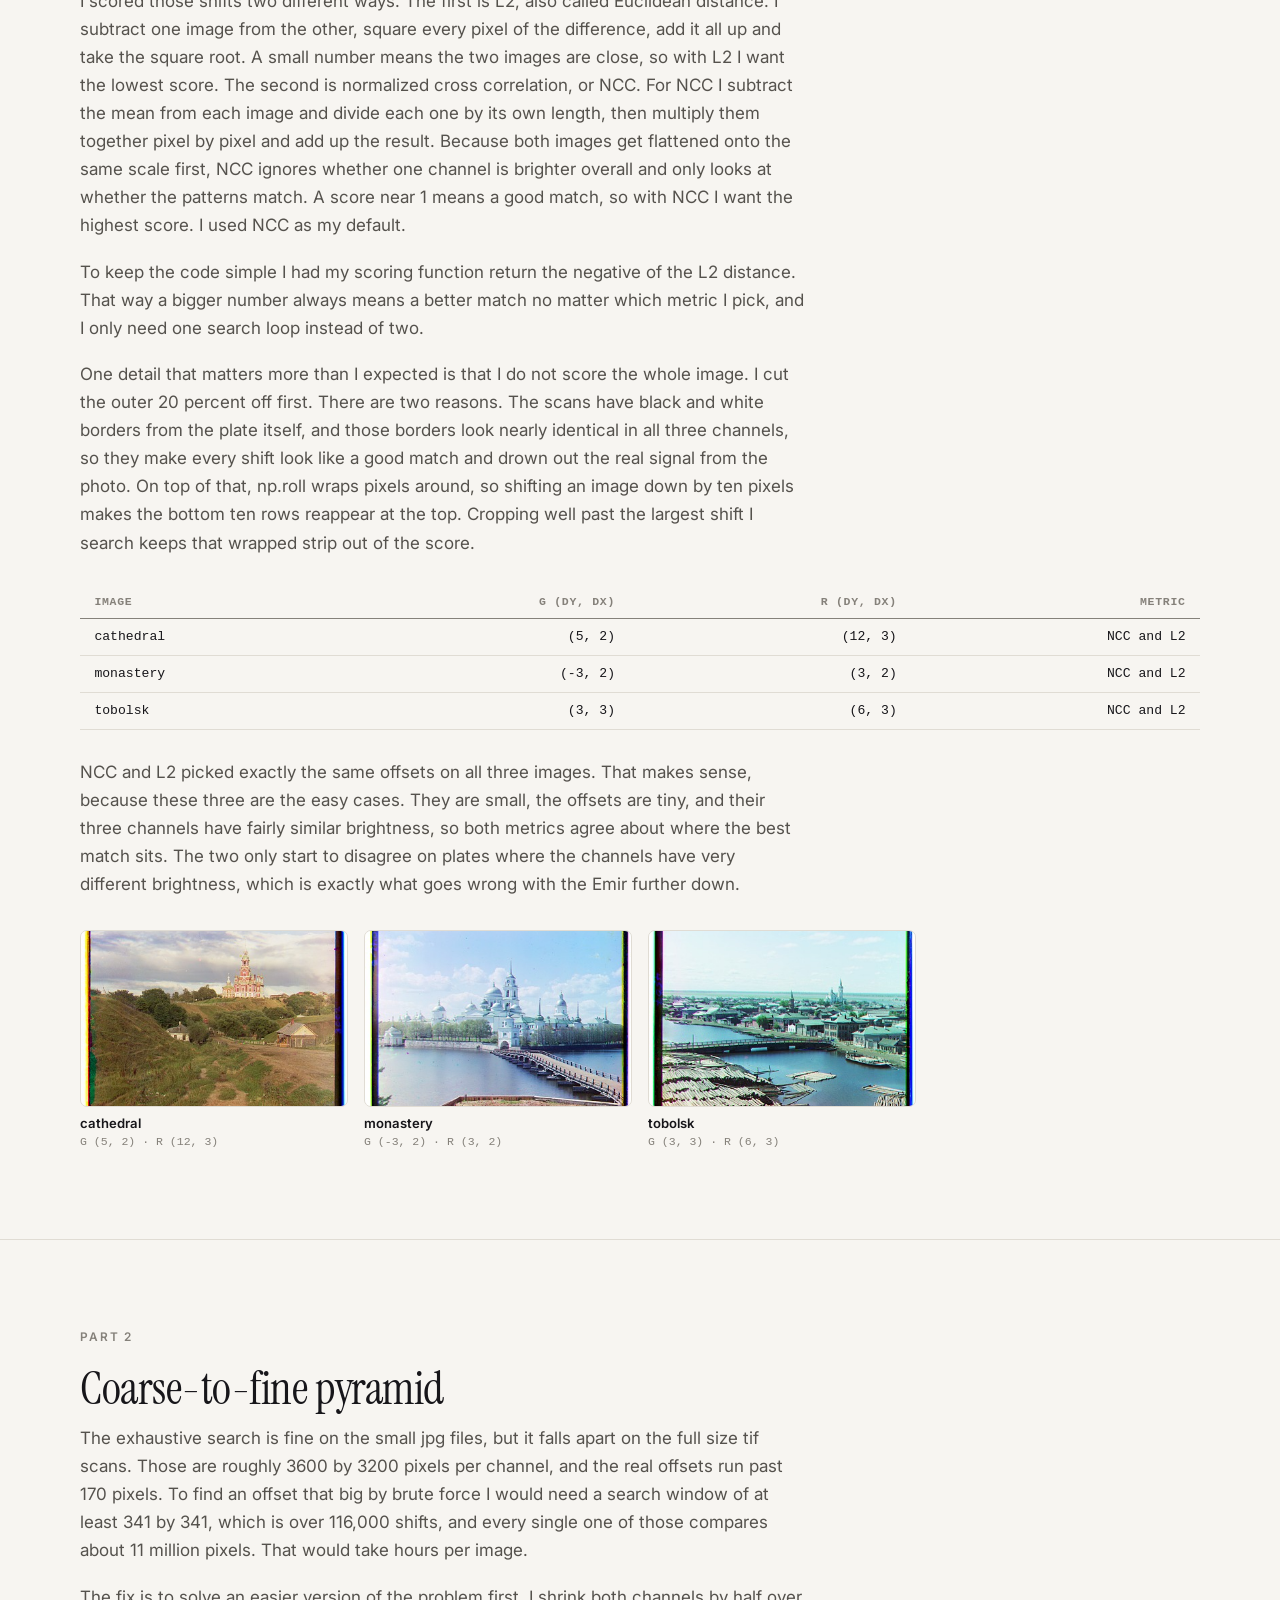
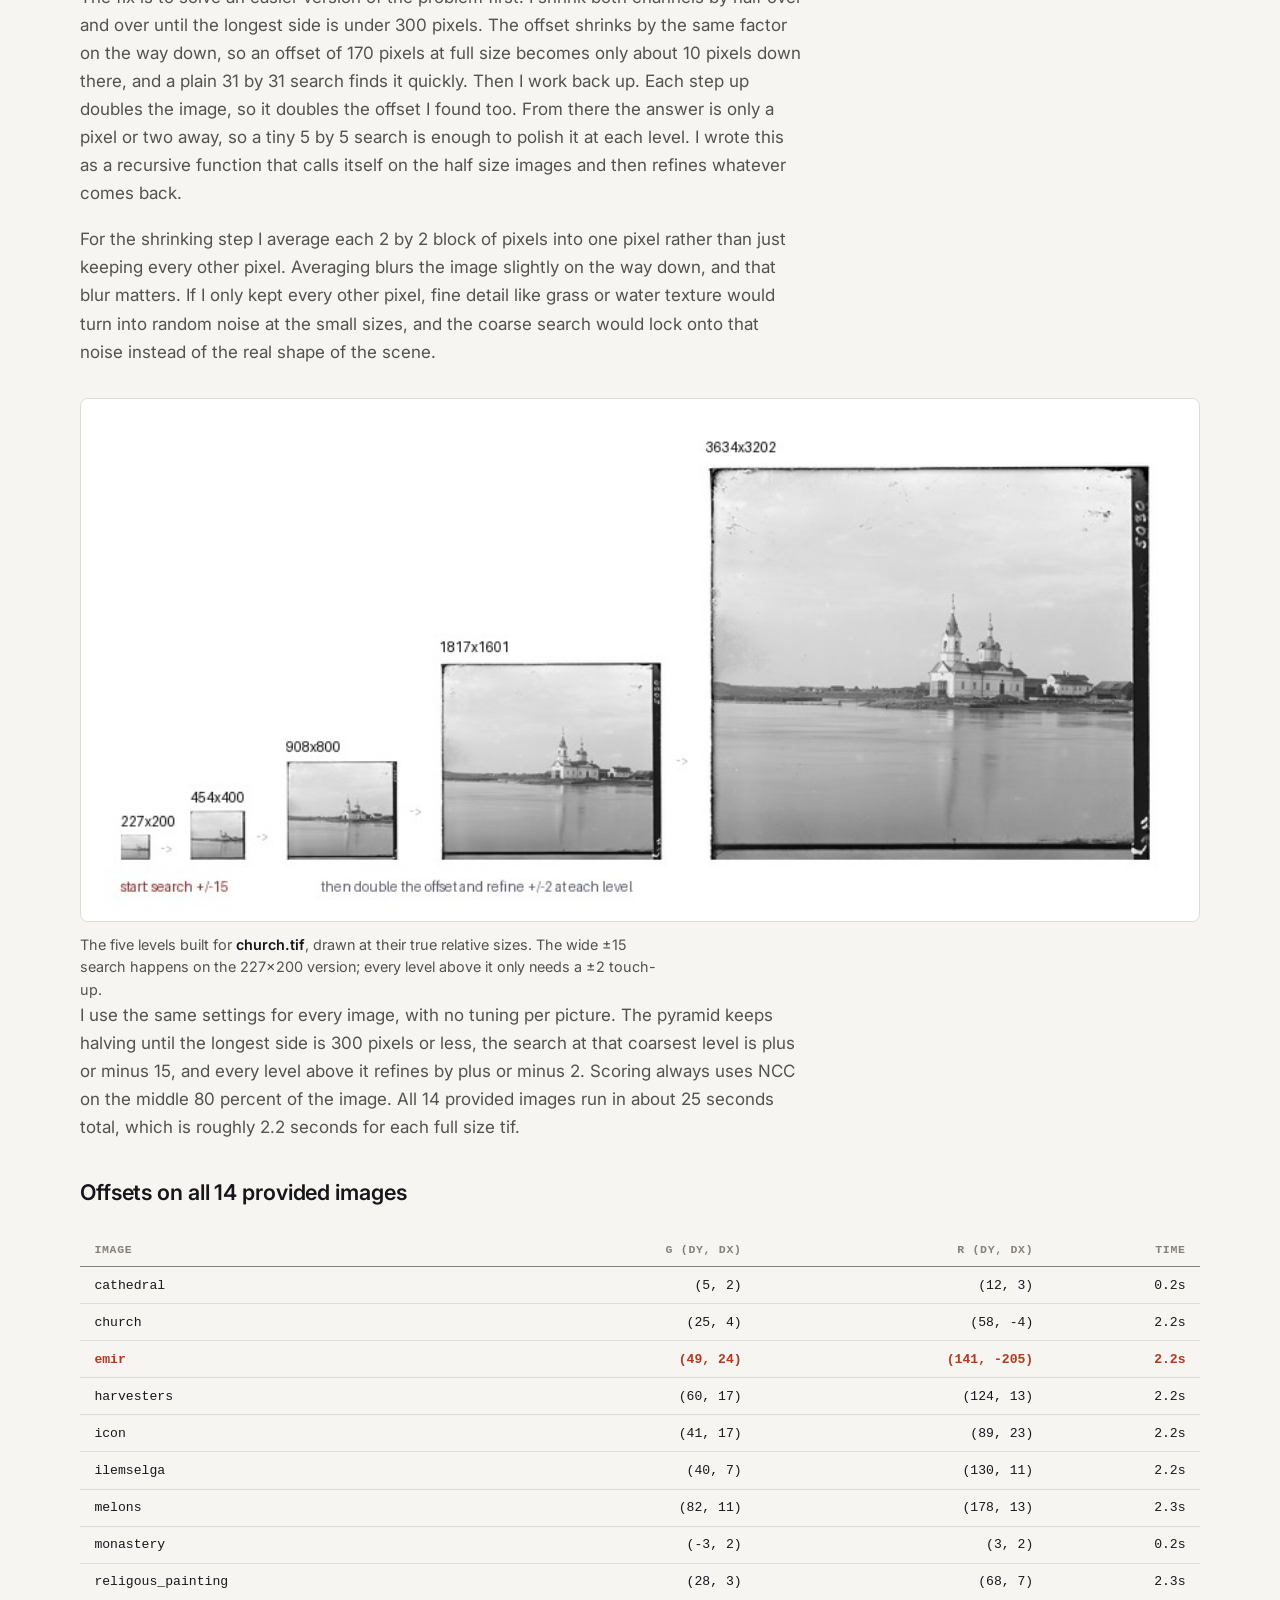
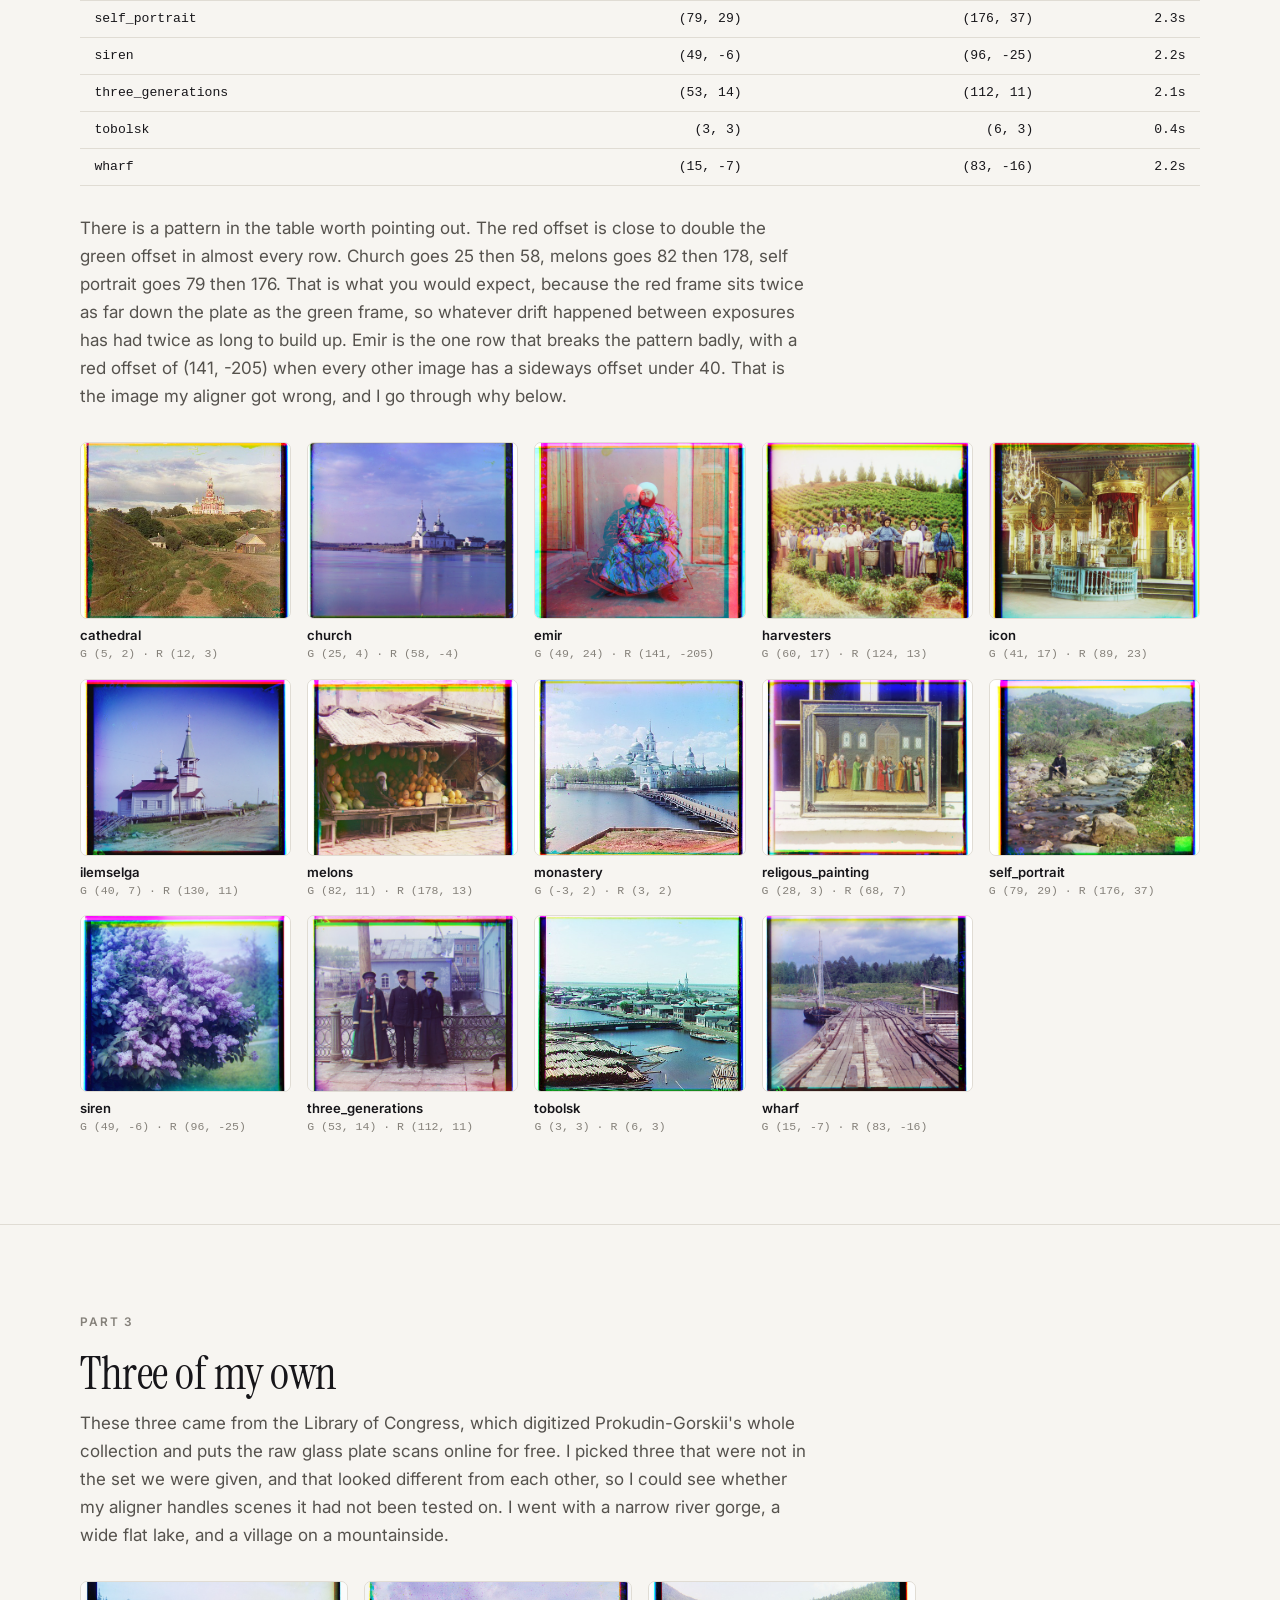
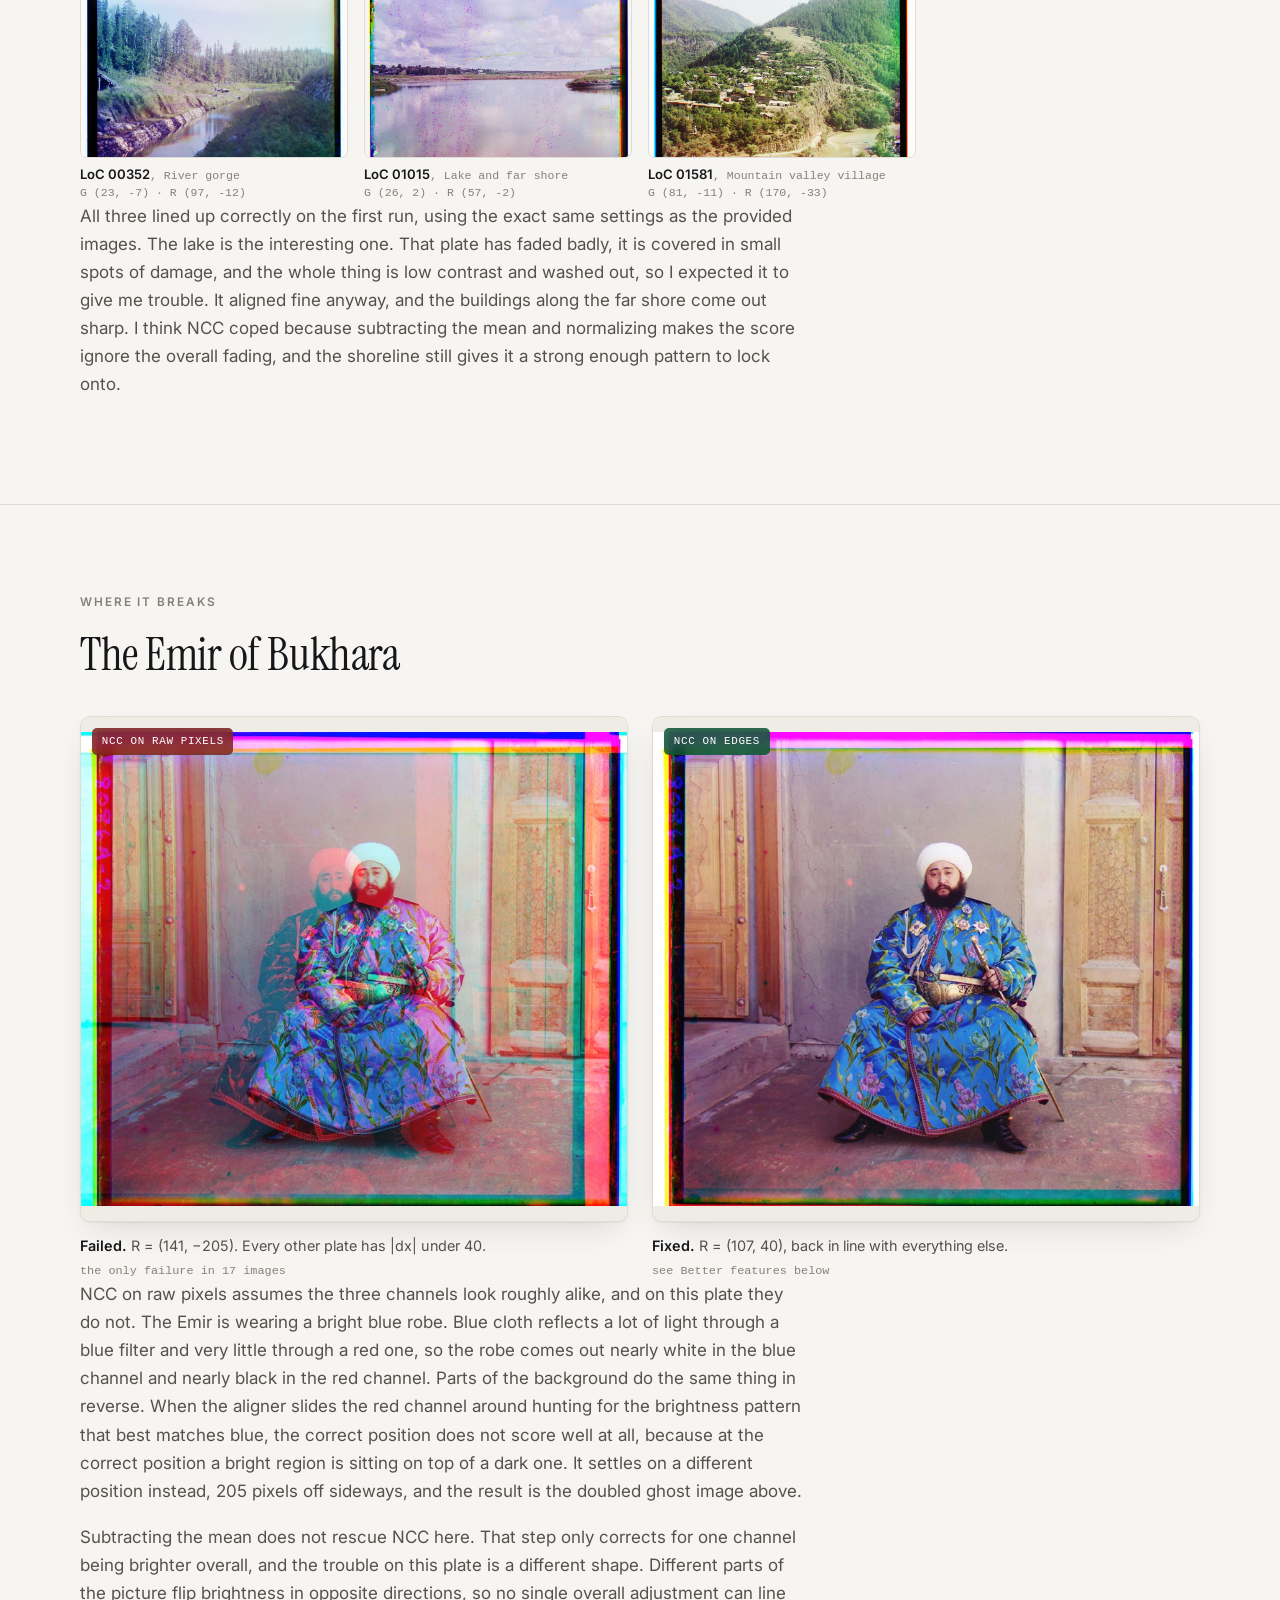
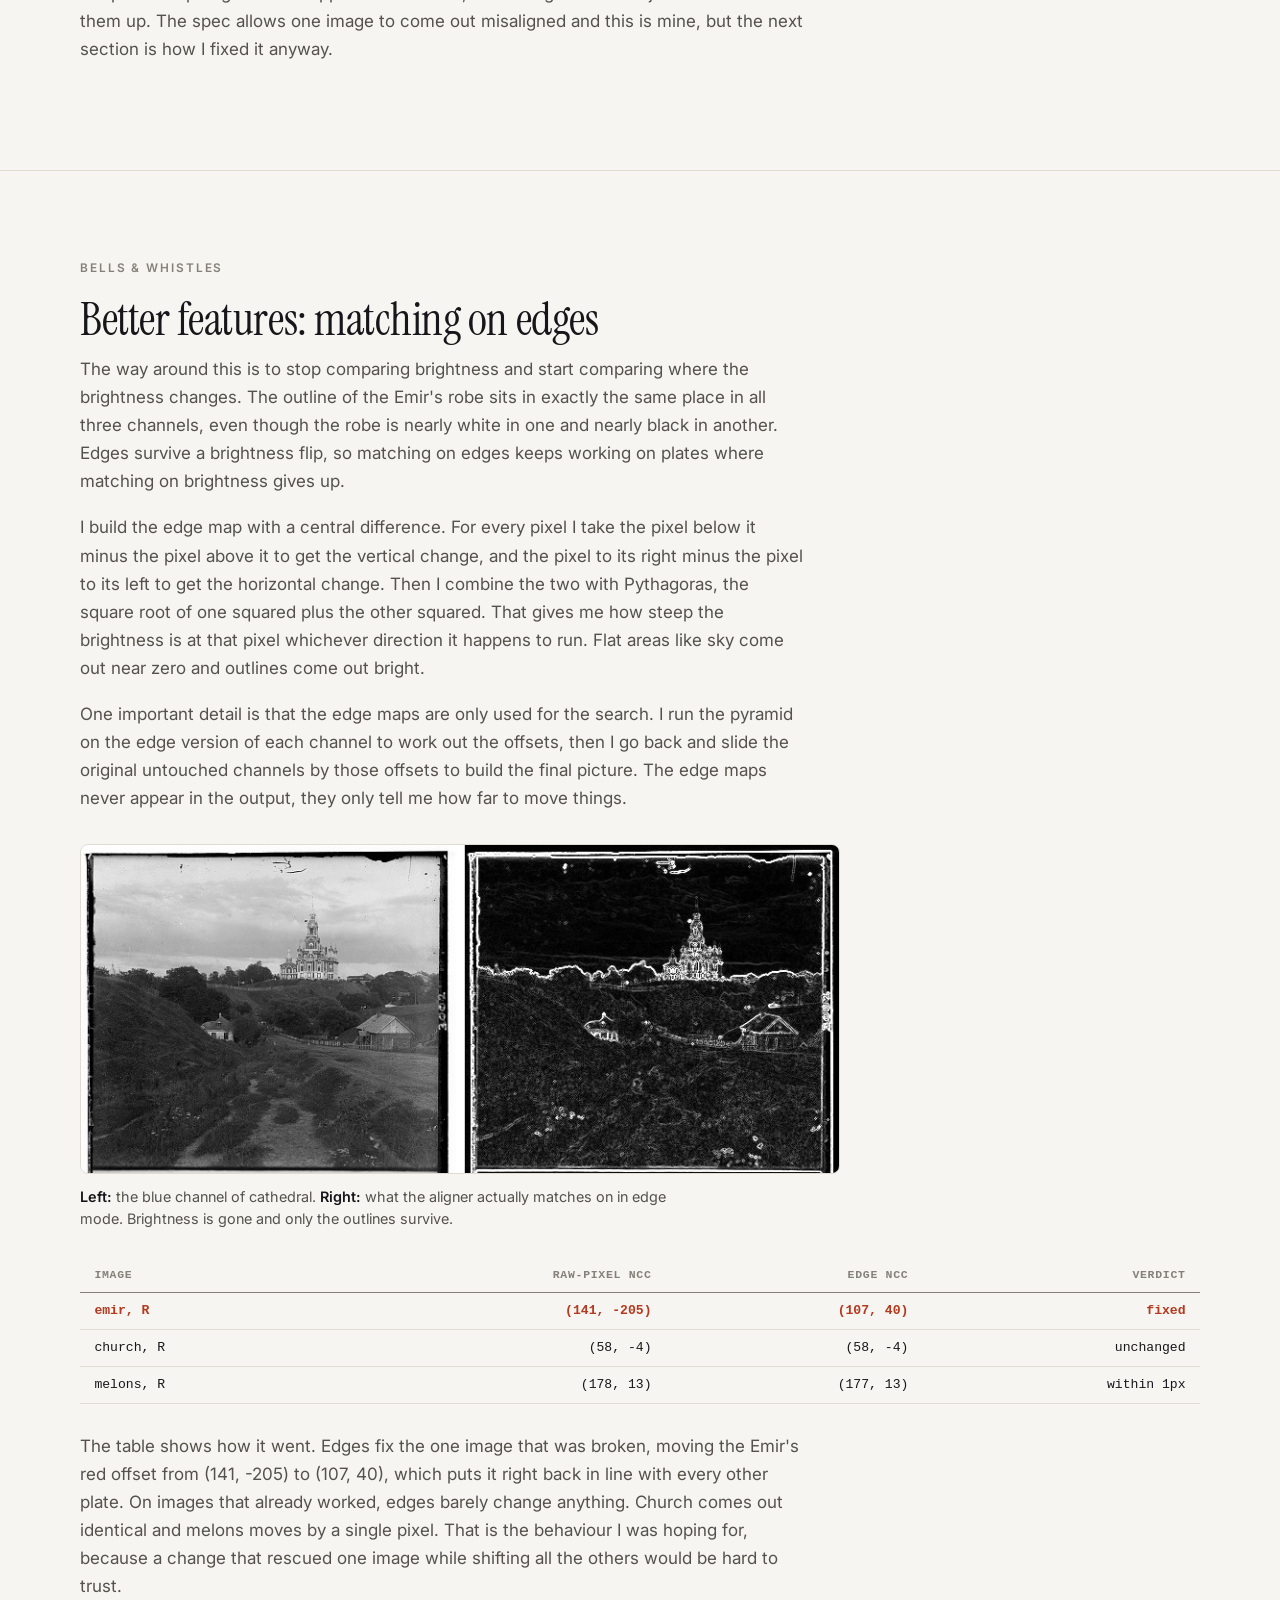
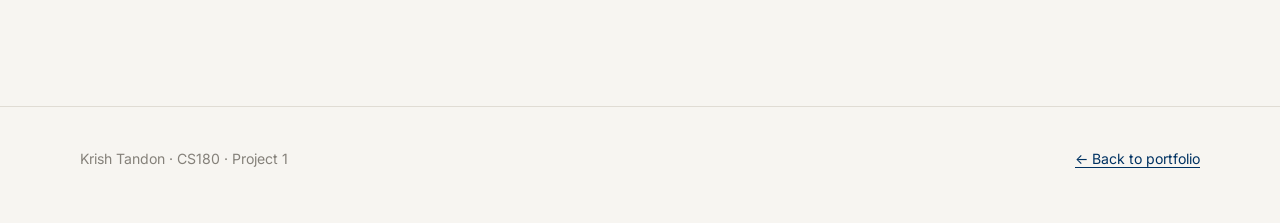
<file: 1/index.html>
<!DOCTYPE html>
<html lang="en">
<head>
  <meta charset="utf-8">
  <meta name="viewport" content="width=device-width, initial-scale=1">
  <title>Project 1: Colorizing the Prokudin-Gorskii Collection</title>
  <meta name="description" content="CS180 Project 1: aligning Prokudin-Gorskii glass plate negatives into color photographs with NCC, L2 and an image pyramid.">
  <link rel="stylesheet" href="/style.css">
  <link rel="icon" href="data:image/svg+xml,<svg xmlns='http://www.w3.org/2000/svg' viewBox='0 0 100 100'><text y='.9em' font-size='90'>🎞️</text></svg>">
</head>
<body>

<header class="topbar">
  <div class="wrap topbar-inner">
    <a class="brand" href="/">Krish Tandon</a>
    <nav class="topnav">
      <a href="#approach">Approach</a>
      <a href="#single">Single-scale</a>
      <a href="#pyramid">Pyramid</a>
      <a href="#mine">My picks</a>
      <a href="#failure">Failure</a>
      <a href="#bells">Better features</a>
    </nav>
  </div>
</header>

<main>

  <section class="hero">
    <div class="wrap">
      <a class="backlink" href="/">&larr; All projects</a>
      <p class="eyebrow">Project 1 &middot; CS180 &middot; Fall 2026</p>
      <h1>Images of the<br><em>Russian Empire</em></h1>
      <p class="lede">
 Sergei Prokudin-Gorskii photographed the Russian Empire in color before color film
        existed. Three exposures of every scene, through a red, a green and a blue filter.
 This aligns his glass plate negatives back into single color photographs.
      </p>
      <ul class="meta">
        <li>17 plates aligned</li>
        <li>~2.2s per full-size scan</li>
        <li>NumPy + Pillow</li>
      </ul>
    </div>
  </section>

  <section id="approach">
    <div class="wrap">
      <p class="eyebrow">The problem</p>
      <h2>Three photos, one scene</h2>

      <figure class="fig" style="max-width:420px;">
        <img src="media/fig1_plate_split.jpg" alt="A glass plate scan divided into its blue, green and red thirds">
        <figcaption>One scan holds three separate exposures stacked vertically. Top to bottom the
          filter order is <b>B, G, R</b>, not RGB.</figcaption>
      </figure>

      <div class="prose">
        <p>Each scan is one tall image that holds three separate photos. Prokudin-Gorskii took them one after another through three different color filters, and they sit stacked on the plate in blue, green, red order from top to bottom. To get a color photo back I cut the scan into three equal pieces and put them into the red, green and blue slots of a new image.</p>
        <p>The problem is that the camera moved a little between the three shots. If I stack the pieces without doing anything else, every object lands in a slightly different spot in each channel, and the result has colored outlines all over it. So before stacking I slide the green and red pieces around until they line up with the blue one. Blue stays fixed and only the other two move. The only thing I search for is how far to slide each piece up or down and left or right.</p>
      </div>

      <figure class="fig" style="max-width:720px;">
        <img src="media/fig2_naive_vs_aligned.jpg" alt="Left: channels stacked with no alignment, heavy color fringing. Right: after alignment, clean.">
        <figcaption>Cathedral, detail. <b>Left:</b> the three channels stacked with no shift at all.
          <b>Right:</b> after searching for the right shift. G moved (5,&nbsp;2) and R moved
          (12,&nbsp;3).</figcaption>
      </figure>
    </div>
  </section>

  <section id="single">
    <div class="wrap">
      <p class="eyebrow">Part 1</p>
      <h2>Single-scale alignment</h2>

      <div class="prose">
        <p>My first version simply tries every possible shift. For each channel I loop over every whole pixel shift from -15 to +15 in both directions. That is 31 by 31, so 961 shifts to test. For each one I slide the channel with np.roll, compare it against the blue channel, and keep whichever shift scored best.</p>
        <p>I scored those shifts two different ways. The first is L2, also called Euclidean distance. I subtract one image from the other, square every pixel of the difference, add it all up and take the square root. A small number means the two images are close, so with L2 I want the lowest score. The second is normalized cross correlation, or NCC. For NCC I subtract the mean from each image and divide each one by its own length, then multiply them together pixel by pixel and add up the result. Because both images get flattened onto the same scale first, NCC ignores whether one channel is brighter overall and only looks at whether the patterns match. A score near 1 means a good match, so with NCC I want the highest score. I used NCC as my default.</p>
        <p>To keep the code simple I had my scoring function return the negative of the L2 distance. That way a bigger number always means a better match no matter which metric I pick, and I only need one search loop instead of two.</p>
        <p>One detail that matters more than I expected is that I do not score the whole image. I cut the outer 20 percent off first. There are two reasons. The scans have black and white borders from the plate itself, and those borders look nearly identical in all three channels, so they make every shift look like a good match and drown out the real signal from the photo. On top of that, np.roll wraps pixels around, so shifting an image down by ten pixels makes the bottom ten rows reappear at the top. Cropping well past the largest shift I search keeps that wrapped strip out of the score.</p>
      </div>

      <div class="tbl-wrap">
        <table class="data">
          <thead><tr><th>image</th><th>G (dy, dx)</th><th>R (dy, dx)</th><th>metric</th></tr></thead>
          <tbody>
            <tr><td>cathedral</td><td>(5, 2)</td><td>(12, 3)</td><td>NCC and L2</td></tr>
            <tr><td>monastery</td><td>(-3, 2)</td><td>(3, 2)</td><td>NCC and L2</td></tr>
            <tr><td>tobolsk</td><td>(3, 3)</td><td>(6, 3)</td><td>NCC and L2</td></tr>
          </tbody>
        </table>
      </div>

      <div class="prose">
        <p>NCC and L2 picked exactly the same offsets on all three images. That makes sense, because these three are the easy cases. They are small, the offsets are tiny, and their three channels have fairly similar brightness, so both metrics agree about where the best match sits. The two only start to disagree on plates where the channels have very different brightness, which is exactly what goes wrong with the Emir further down.</p>
      </div>

      <div class="gallery" style="grid-template-columns:repeat(auto-fill,minmax(230px,1fr));">
        <figure><a href="out/cathedral.jpg" target="_blank" rel="noopener"><img src="out/cathedral.jpg" alt="cathedral"></a><figcaption><b>cathedral</b><br>G (5, 2) &middot; R (12, 3)</figcaption></figure>
        <figure><a href="out/monastery.jpg" target="_blank" rel="noopener"><img src="out/monastery.jpg" alt="monastery"></a><figcaption><b>monastery</b><br>G (-3, 2) &middot; R (3, 2)</figcaption></figure>
        <figure><a href="out/tobolsk.jpg" target="_blank" rel="noopener"><img src="out/tobolsk.jpg" alt="tobolsk"></a><figcaption><b>tobolsk</b><br>G (3, 3) &middot; R (6, 3)</figcaption></figure>
      </div>
    </div>
  </section>

  <section id="pyramid">
    <div class="wrap">
      <p class="eyebrow">Part 2</p>
      <h2>Coarse-to-fine pyramid</h2>

      <div class="prose">
        <p>The exhaustive search is fine on the small jpg files, but it falls apart on the full size tif scans. Those are roughly 3600 by 3200 pixels per channel, and the real offsets run past 170 pixels. To find an offset that big by brute force I would need a search window of at least 341 by 341, which is over 116,000 shifts, and every single one of those compares about 11 million pixels. That would take hours per image.</p>
        <p>The fix is to solve an easier version of the problem first. I shrink both channels by half over and over until the longest side is under 300 pixels. The offset shrinks by the same factor on the way down, so an offset of 170 pixels at full size becomes only about 10 pixels down there, and a plain 31 by 31 search finds it quickly. Then I work back up. Each step up doubles the image, so it doubles the offset I found too. From there the answer is only a pixel or two away, so a tiny 5 by 5 search is enough to polish it at each level. I wrote this as a recursive function that calls itself on the half size images and then refines whatever comes back.</p>
        <p>For the shrinking step I average each 2 by 2 block of pixels into one pixel rather than just keeping every other pixel. Averaging blurs the image slightly on the way down, and that blur matters. If I only kept every other pixel, fine detail like grass or water texture would turn into random noise at the small sizes, and the coarse search would lock onto that noise instead of the real shape of the scene.</p>
      </div>

      <figure class="fig">
        <img src="media/fig3_pyramid.jpg" alt="The five pyramid levels at their true relative sizes, from 227x200 up to 3634x3202">
        <figcaption>The five levels built for <b>church.tif</b>, drawn at their true relative sizes.
 The wide &plusmn;15 search happens on the 227&times;200 version; every level above it only
          needs a &plusmn;2 touch-up.</figcaption>
      </figure>

      <div class="prose">
        <p>I use the same settings for every image, with no tuning per picture. The pyramid keeps halving until the longest side is 300 pixels or less, the search at that coarsest level is plus or minus 15, and every level above it refines by plus or minus 2. Scoring always uses NCC on the middle 80 percent of the image. All 14 provided images run in about 25 seconds total, which is roughly 2.2 seconds for each full size tif.</p>
      </div>

      <h3>Offsets on all 14 provided images</h3>
      <div class="tbl-wrap">
        <table class="data">
          <thead><tr><th>image</th><th>G (dy, dx)</th><th>R (dy, dx)</th><th>time</th></tr></thead>
          <tbody>
            <tr><td>cathedral</td><td>(5, 2)</td><td>(12, 3)</td><td>0.2s</td></tr>
            <tr><td>church</td><td>(25, 4)</td><td>(58, -4)</td><td>2.2s</td></tr>
            <tr class="bad"><td>emir</td><td>(49, 24)</td><td>(141, -205)</td><td>2.2s</td></tr>
            <tr><td>harvesters</td><td>(60, 17)</td><td>(124, 13)</td><td>2.2s</td></tr>
            <tr><td>icon</td><td>(41, 17)</td><td>(89, 23)</td><td>2.2s</td></tr>
            <tr><td>ilemselga</td><td>(40, 7)</td><td>(130, 11)</td><td>2.2s</td></tr>
            <tr><td>melons</td><td>(82, 11)</td><td>(178, 13)</td><td>2.3s</td></tr>
            <tr><td>monastery</td><td>(-3, 2)</td><td>(3, 2)</td><td>0.2s</td></tr>
            <tr><td>religous_painting</td><td>(28, 3)</td><td>(68, 7)</td><td>2.3s</td></tr>
            <tr><td>self_portrait</td><td>(79, 29)</td><td>(176, 37)</td><td>2.3s</td></tr>
            <tr><td>siren</td><td>(49, -6)</td><td>(96, -25)</td><td>2.2s</td></tr>
            <tr><td>three_generations</td><td>(53, 14)</td><td>(112, 11)</td><td>2.1s</td></tr>
            <tr><td>tobolsk</td><td>(3, 3)</td><td>(6, 3)</td><td>0.4s</td></tr>
            <tr><td>wharf</td><td>(15, -7)</td><td>(83, -16)</td><td>2.2s</td></tr>
          </tbody>
        </table>
      </div>

      <div class="prose">
        <p>There is a pattern in the table worth pointing out. The red offset is close to double the green offset in almost every row. Church goes 25 then 58, melons goes 82 then 178, self portrait goes 79 then 176. That is what you would expect, because the red frame sits twice as far down the plate as the green frame, so whatever drift happened between exposures has had twice as long to build up. Emir is the one row that breaks the pattern badly, with a red offset of (141, -205) when every other image has a sideways offset under 40. That is the image my aligner got wrong, and I go through why below.</p>
      </div>

      <div class="gallery">
        <figure>
          <a href="out/cathedral.jpg" target="_blank" rel="noopener"><img src="out/cathedral.jpg" alt="cathedral colorized" loading="lazy"></a>
          <figcaption><b>cathedral</b><br>G (5, 2) &middot; R (12, 3)</figcaption>
        </figure>
        <figure>
          <a href="out/church.jpg" target="_blank" rel="noopener"><img src="out/church.jpg" alt="church colorized" loading="lazy"></a>
          <figcaption><b>church</b><br>G (25, 4) &middot; R (58, -4)</figcaption>
        </figure>
        <figure>
          <a href="out/emir.jpg" target="_blank" rel="noopener"><img src="out/emir.jpg" alt="emir colorized" loading="lazy"></a>
          <figcaption><b>emir</b><br>G (49, 24) &middot; R (141, -205)</figcaption>
        </figure>
        <figure>
          <a href="out/harvesters.jpg" target="_blank" rel="noopener"><img src="out/harvesters.jpg" alt="harvesters colorized" loading="lazy"></a>
          <figcaption><b>harvesters</b><br>G (60, 17) &middot; R (124, 13)</figcaption>
        </figure>
        <figure>
          <a href="out/icon.jpg" target="_blank" rel="noopener"><img src="out/icon.jpg" alt="icon colorized" loading="lazy"></a>
          <figcaption><b>icon</b><br>G (41, 17) &middot; R (89, 23)</figcaption>
        </figure>
        <figure>
          <a href="out/ilemselga.jpg" target="_blank" rel="noopener"><img src="out/ilemselga.jpg" alt="ilemselga colorized" loading="lazy"></a>
          <figcaption><b>ilemselga</b><br>G (40, 7) &middot; R (130, 11)</figcaption>
        </figure>
        <figure>
          <a href="out/melons.jpg" target="_blank" rel="noopener"><img src="out/melons.jpg" alt="melons colorized" loading="lazy"></a>
          <figcaption><b>melons</b><br>G (82, 11) &middot; R (178, 13)</figcaption>
        </figure>
        <figure>
          <a href="out/monastery.jpg" target="_blank" rel="noopener"><img src="out/monastery.jpg" alt="monastery colorized" loading="lazy"></a>
          <figcaption><b>monastery</b><br>G (-3, 2) &middot; R (3, 2)</figcaption>
        </figure>
        <figure>
          <a href="out/religous_painting.jpg" target="_blank" rel="noopener"><img src="out/religous_painting.jpg" alt="religous_painting colorized" loading="lazy"></a>
          <figcaption><b>religous_painting</b><br>G (28, 3) &middot; R (68, 7)</figcaption>
        </figure>
        <figure>
          <a href="out/self_portrait.jpg" target="_blank" rel="noopener"><img src="out/self_portrait.jpg" alt="self_portrait colorized" loading="lazy"></a>
          <figcaption><b>self_portrait</b><br>G (79, 29) &middot; R (176, 37)</figcaption>
        </figure>
        <figure>
          <a href="out/siren.jpg" target="_blank" rel="noopener"><img src="out/siren.jpg" alt="siren colorized" loading="lazy"></a>
          <figcaption><b>siren</b><br>G (49, -6) &middot; R (96, -25)</figcaption>
        </figure>
        <figure>
          <a href="out/three_generations.jpg" target="_blank" rel="noopener"><img src="out/three_generations.jpg" alt="three_generations colorized" loading="lazy"></a>
          <figcaption><b>three_generations</b><br>G (53, 14) &middot; R (112, 11)</figcaption>
        </figure>
        <figure>
          <a href="out/tobolsk.jpg" target="_blank" rel="noopener"><img src="out/tobolsk.jpg" alt="tobolsk colorized" loading="lazy"></a>
          <figcaption><b>tobolsk</b><br>G (3, 3) &middot; R (6, 3)</figcaption>
        </figure>
        <figure>
          <a href="out/wharf.jpg" target="_blank" rel="noopener"><img src="out/wharf.jpg" alt="wharf colorized" loading="lazy"></a>
          <figcaption><b>wharf</b><br>G (15, -7) &middot; R (83, -16)</figcaption>
        </figure>
      </div>
    </div>
  </section>

  <section id="mine">
    <div class="wrap">
      <p class="eyebrow">Part 3</p>
      <h2>Three of my own</h2>

      <div class="prose">
        <p>These three came from the Library of Congress, which digitized Prokudin-Gorskii's whole collection and puts the raw glass plate scans online for free. I picked three that were not in the set we were given, and that looked different from each other, so I could see whether my aligner handles scenes it had not been tested on. I went with a narrow river gorge, a wide flat lake, and a village on a mountainside.</p>
      </div>

      <div class="gallery" style="grid-template-columns:repeat(auto-fill,minmax(230px,1fr));">
        <figure>
          <a href="out/extra_00352.jpg" target="_blank" rel="noopener"><img src="out/extra_00352.jpg" alt="River gorge" loading="lazy"></a>
          <figcaption><b>LoC 00352</b>, River gorge<br>G (23, -7) &middot; R (97, -12)</figcaption>
        </figure>
        <figure>
          <a href="out/extra_01015.jpg" target="_blank" rel="noopener"><img src="out/extra_01015.jpg" alt="Lake and far shore" loading="lazy"></a>
          <figcaption><b>LoC 01015</b>, Lake and far shore<br>G (26, 2) &middot; R (57, -2)</figcaption>
        </figure>
        <figure>
          <a href="out/extra_01581.jpg" target="_blank" rel="noopener"><img src="out/extra_01581.jpg" alt="Mountain valley village" loading="lazy"></a>
          <figcaption><b>LoC 01581</b>, Mountain valley village<br>G (81, -11) &middot; R (170, -33)</figcaption>
        </figure>
      </div>

      <div class="prose">
        <p>All three lined up correctly on the first run, using the exact same settings as the provided images. The lake is the interesting one. That plate has faded badly, it is covered in small spots of damage, and the whole thing is low contrast and washed out, so I expected it to give me trouble. It aligned fine anyway, and the buildings along the far shore come out sharp. I think NCC coped because subtracting the mean and normalizing makes the score ignore the overall fading, and the shoreline still gives it a strong enough pattern to lock onto.</p>
      </div>
    </div>
  </section>

  <section id="failure">
    <div class="wrap">
      <p class="eyebrow">Where it breaks</p>
      <h2>The Emir of Bukhara</h2>

      <div class="pair">
        <figure>
          <a class="shot shot--tall" href="media/fig5_emir_before.jpg" target="_blank" rel="noopener">
            <span class="tag tag--bad">NCC on raw pixels</span>
            <img src="media/fig5_emir_before.jpg" alt="Emir misaligned: the red channel is 205 pixels off, producing a doubled ghost image">
          </a>
          <figcaption><b>Failed.</b> R = (141, &minus;205). Every other plate has |dx| under 40.
            <span class="exif">the only failure in 17 images</span></figcaption>
        </figure>
        <figure>
          <a class="shot shot--tall" href="media/fig5_emir_after.jpg" target="_blank" rel="noopener">
            <span class="tag tag--good">NCC on edges</span>
            <img src="media/fig5_emir_after.jpg" alt="Emir correctly aligned after matching on edges instead of raw brightness">
          </a>
          <figcaption><b>Fixed.</b> R = (107, 40), back in line with everything else.
            <span class="exif">see Better features below</span></figcaption>
        </figure>
      </div>

      <div class="prose">
        <p>NCC on raw pixels assumes the three channels look roughly alike, and on this plate they do not. The Emir is wearing a bright blue robe. Blue cloth reflects a lot of light through a blue filter and very little through a red one, so the robe comes out nearly white in the blue channel and nearly black in the red channel. Parts of the background do the same thing in reverse. When the aligner slides the red channel around hunting for the brightness pattern that best matches blue, the correct position does not score well at all, because at the correct position a bright region is sitting on top of a dark one. It settles on a different position instead, 205 pixels off sideways, and the result is the doubled ghost image above.</p>
        <p>Subtracting the mean does not rescue NCC here. That step only corrects for one channel being brighter overall, and the trouble on this plate is a different shape. Different parts of the picture flip brightness in opposite directions, so no single overall adjustment can line them up. The spec allows one image to come out misaligned and this is mine, but the next section is how I fixed it anyway.</p>
      </div>
    </div>
  </section>

  <section id="bells">
    <div class="wrap">
      <p class="eyebrow">Bells &amp; whistles</p>
      <h2>Better features: matching on edges</h2>

      <div class="prose">
        <p>The way around this is to stop comparing brightness and start comparing where the brightness changes. The outline of the Emir's robe sits in exactly the same place in all three channels, even though the robe is nearly white in one and nearly black in another. Edges survive a brightness flip, so matching on edges keeps working on plates where matching on brightness gives up.</p>
        <p>I build the edge map with a central difference. For every pixel I take the pixel below it minus the pixel above it to get the vertical change, and the pixel to its right minus the pixel to its left to get the horizontal change. Then I combine the two with Pythagoras, the square root of one squared plus the other squared. That gives me how steep the brightness is at that pixel whichever direction it happens to run. Flat areas like sky come out near zero and outlines come out bright.</p>
        <p>One important detail is that the edge maps are only used for the search. I run the pyramid on the edge version of each channel to work out the offsets, then I go back and slide the original untouched channels by those offsets to build the final picture. The edge maps never appear in the output, they only tell me how far to move things.</p>
      </div>

      <figure class="fig" style="max-width:760px;">
        <img src="media/fig4_edges.jpg" alt="Left: the blue channel. Right: its gradient magnitude, showing only where brightness changes.">
        <figcaption><b>Left:</b> the blue channel of cathedral. <b>Right:</b> what the aligner
          actually matches on in edge mode. Brightness is gone and only the outlines survive.</figcaption>
      </figure>

      <div class="tbl-wrap">
        <table class="data">
          <thead><tr><th>image</th><th>raw-pixel NCC</th><th>edge NCC</th><th>verdict</th></tr></thead>
          <tbody>
            <tr class="bad"><td>emir, R</td><td>(141, -205)</td><td>(107, 40)</td><td>fixed</td></tr>
            <tr><td>church, R</td><td>(58, -4)</td><td>(58, -4)</td><td>unchanged</td></tr>
            <tr><td>melons, R</td><td>(178, 13)</td><td>(177, 13)</td><td>within 1px</td></tr>
          </tbody>
        </table>
      </div>

      <div class="prose">
        <p>The table shows how it went. Edges fix the one image that was broken, moving the Emir's red offset from (141, -205) to (107, 40), which puts it right back in line with every other plate. On images that already worked, edges barely change anything. Church comes out identical and melons moves by a single pixel. That is the behaviour I was hoping for, because a change that rescued one image while shifting all the others would be hard to trust.</p>
      </div>
    </div>
  </section>

</main>

<footer>
  <div class="wrap">
    <span>Krish Tandon &middot; CS180 &middot; Project 1</span>
    <span><a href="/">&larr; Back to portfolio</a></span>
  </div>
</footer>

</body>
</html>
</file>
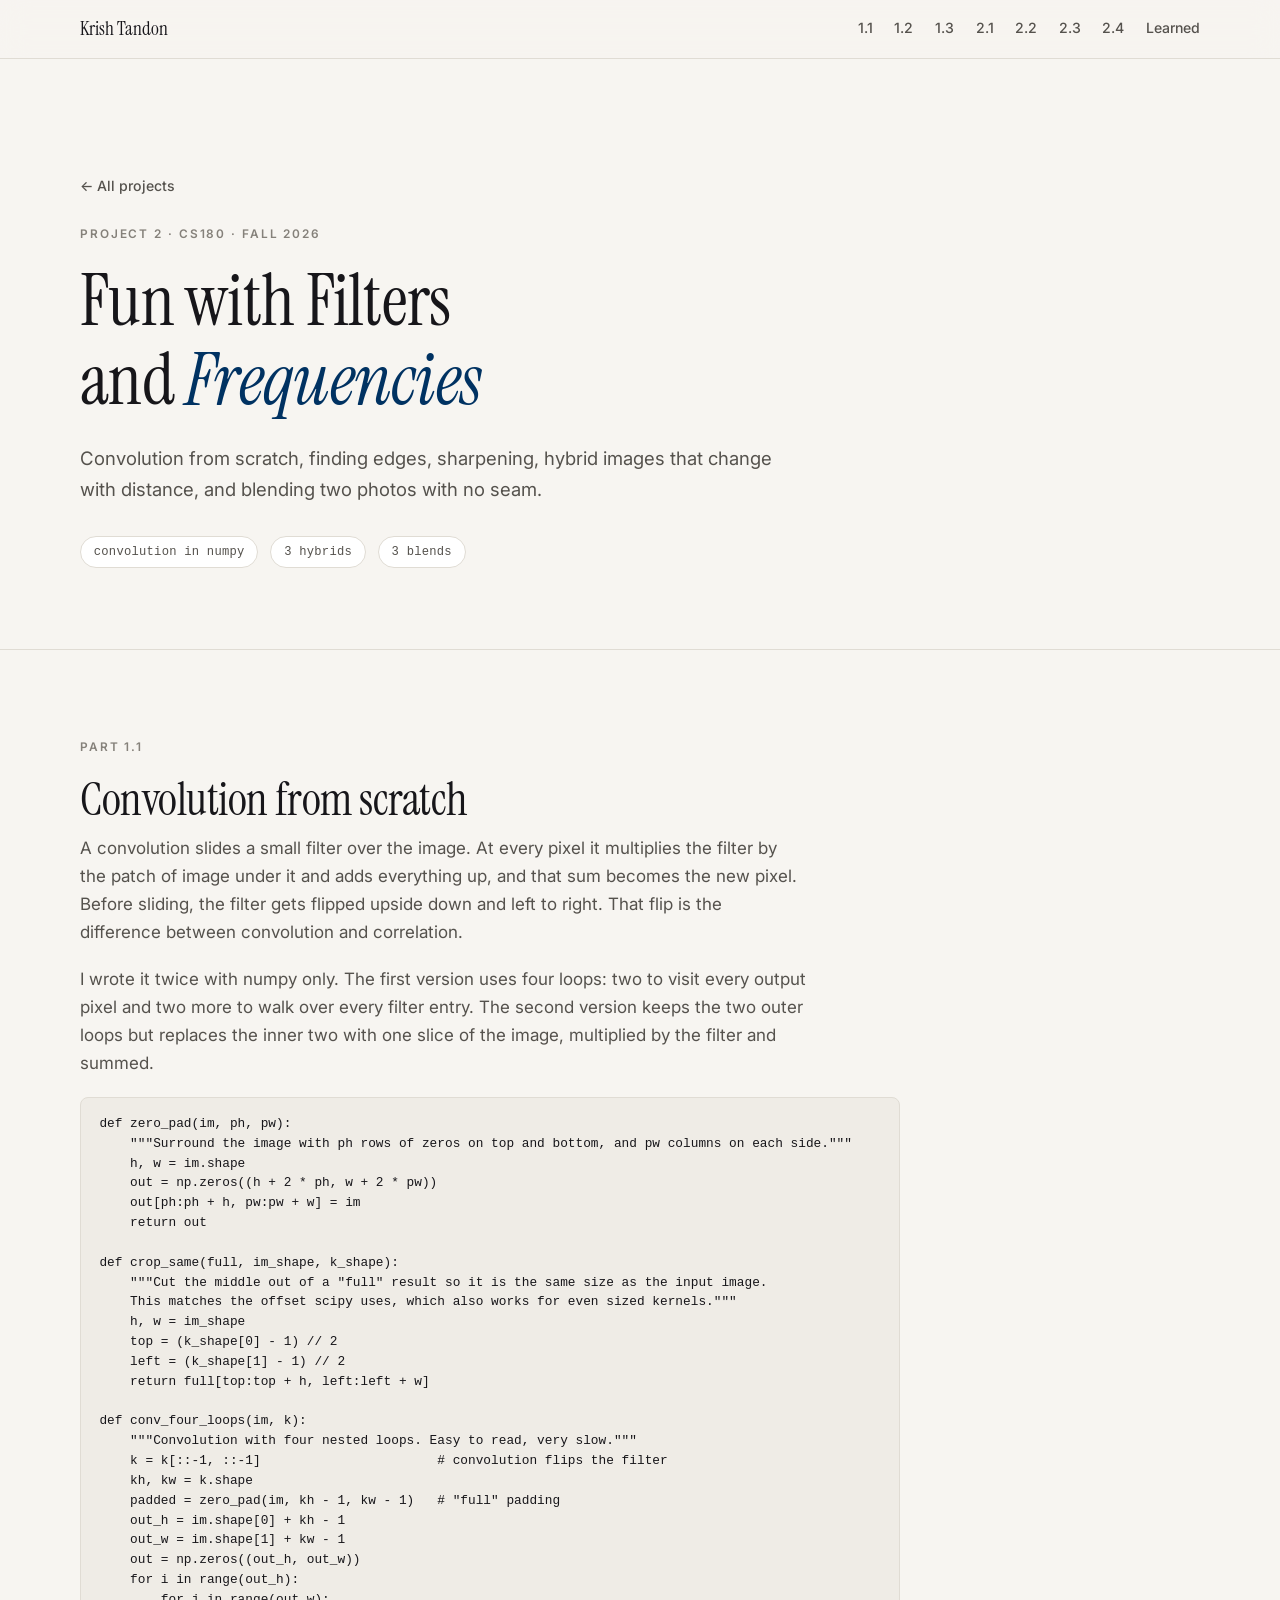
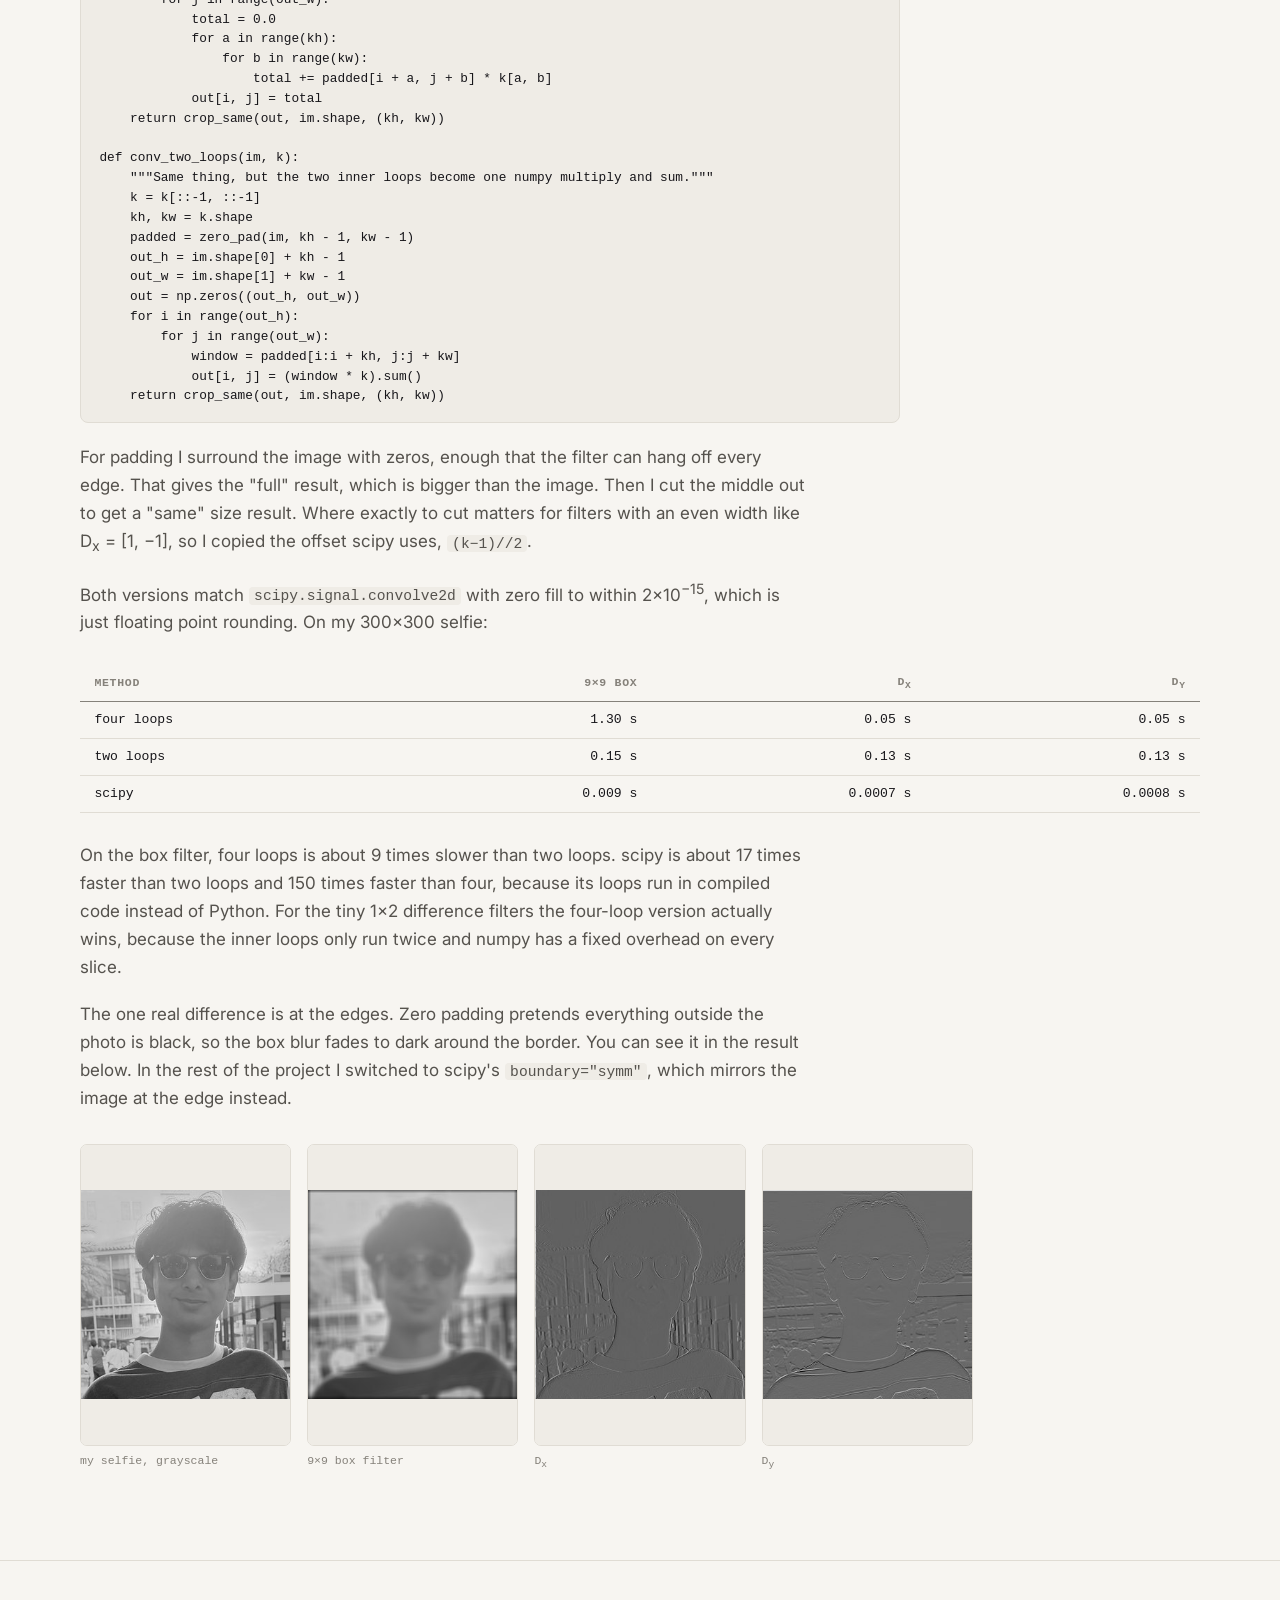
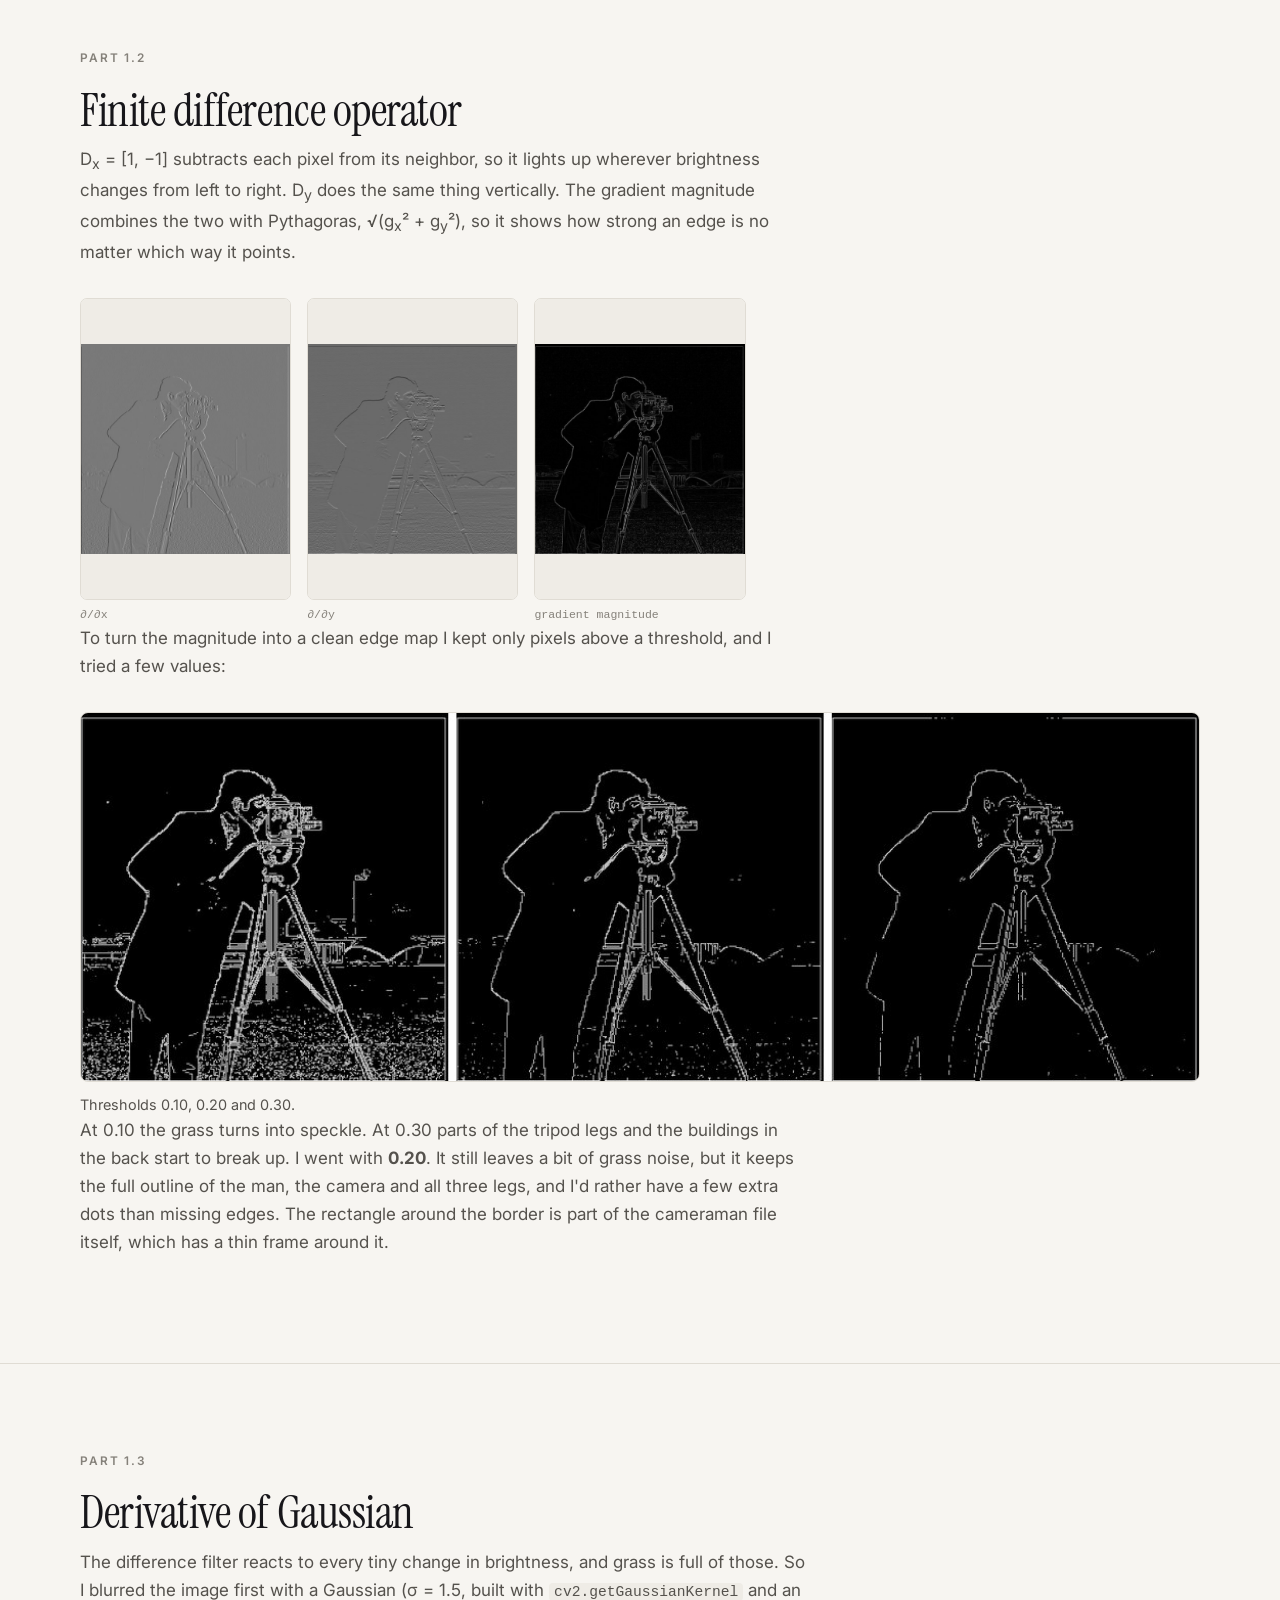
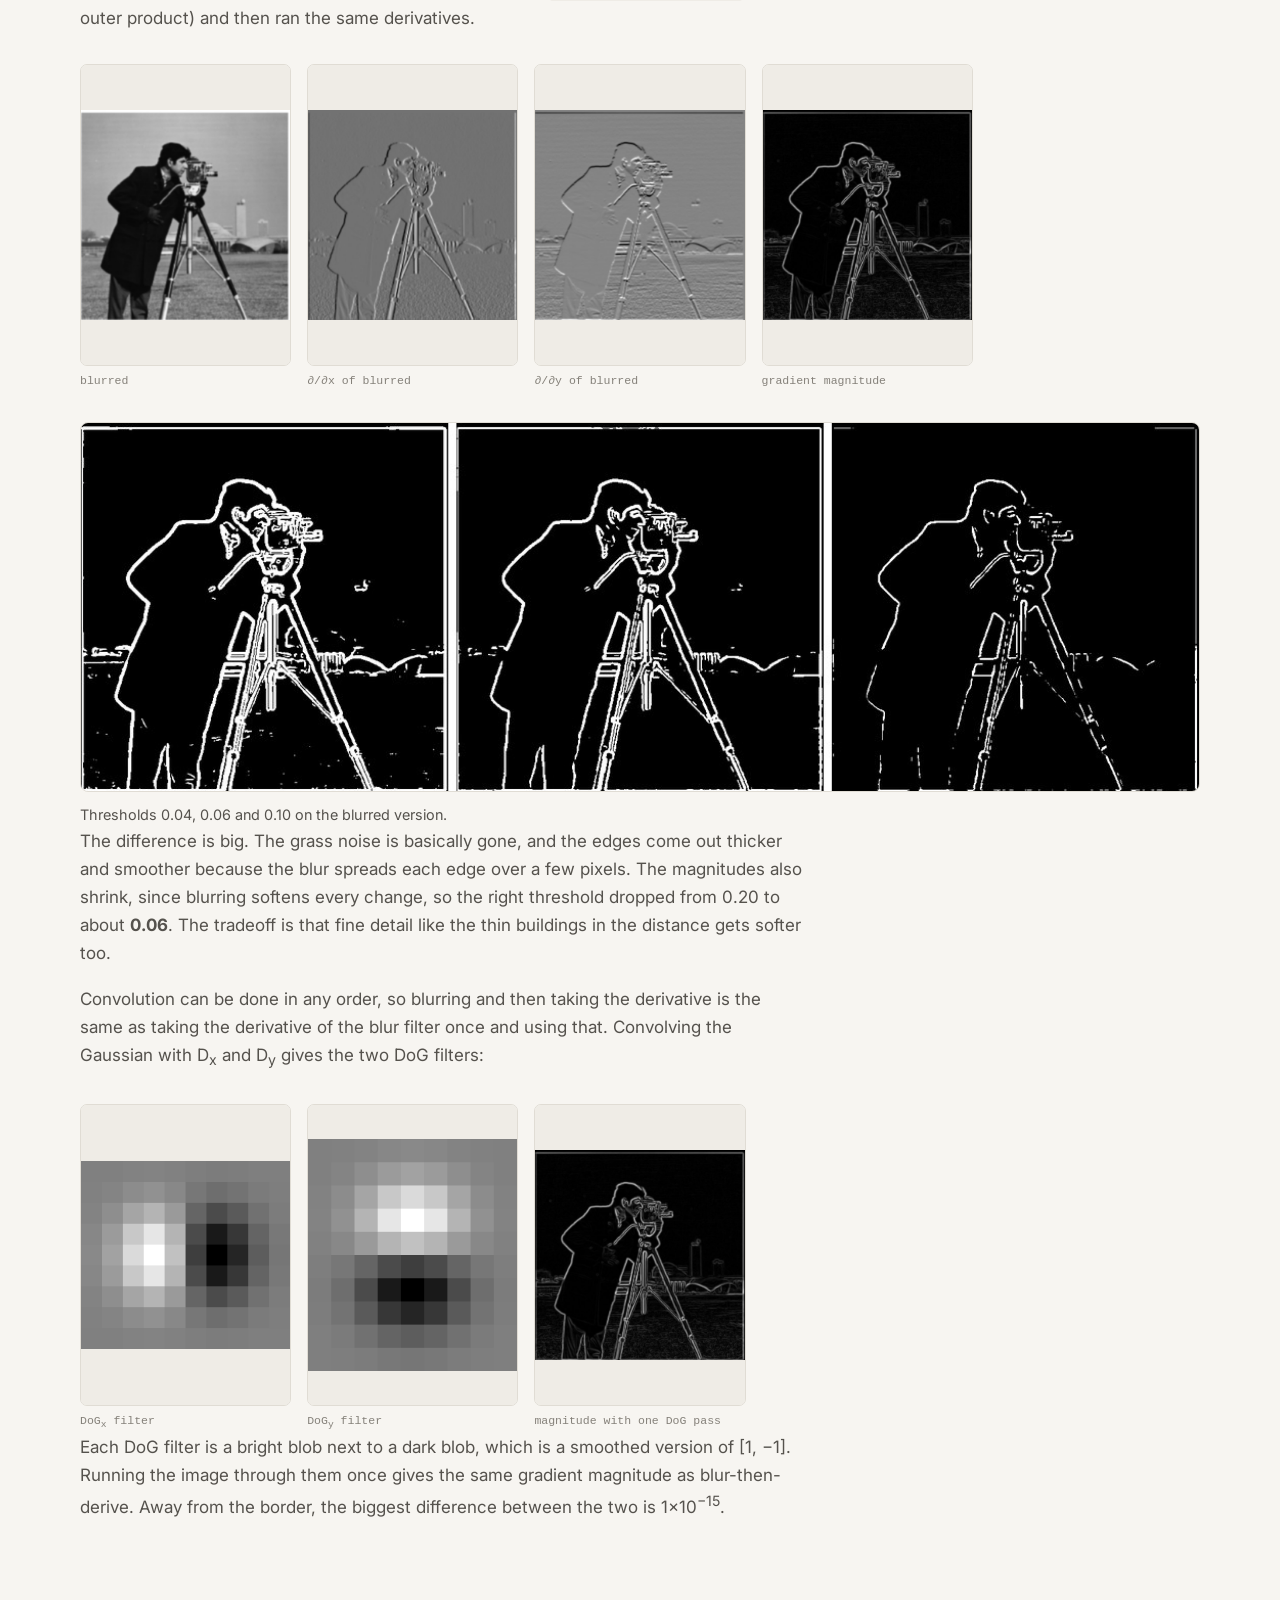
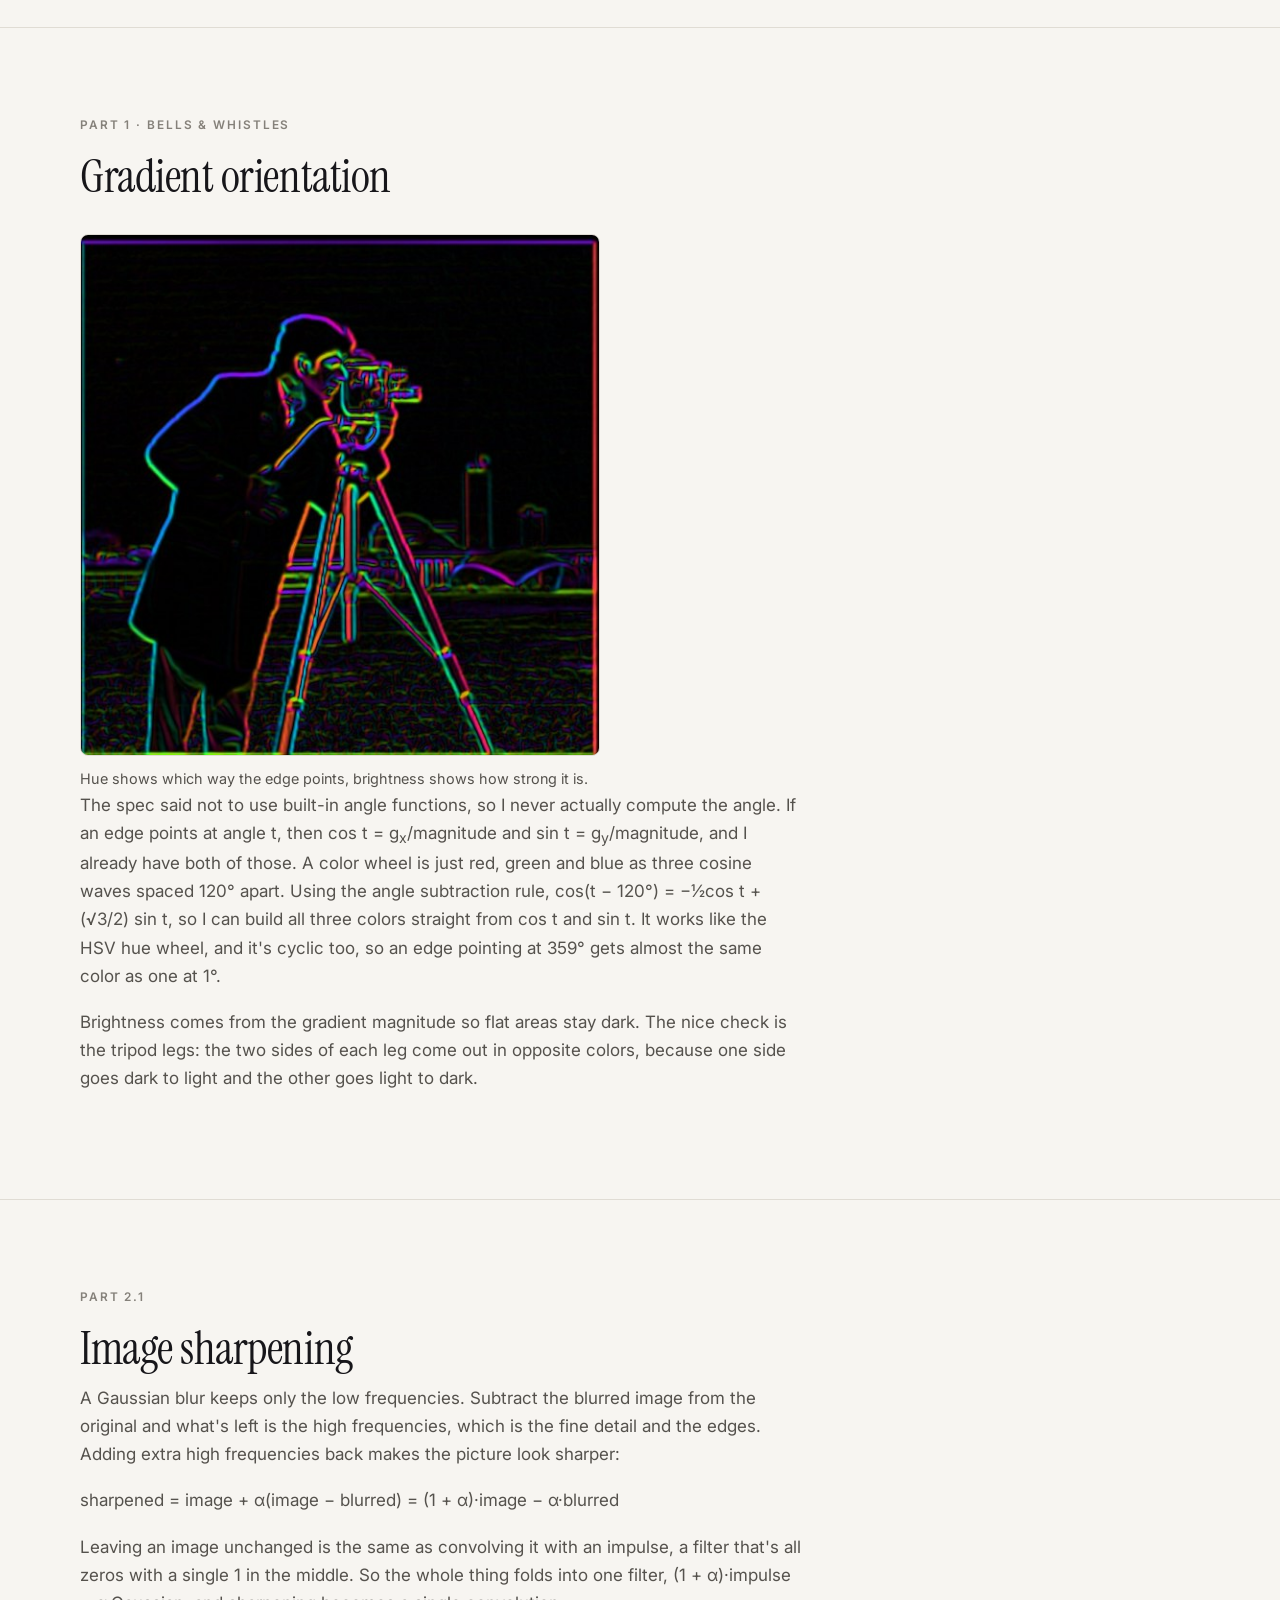
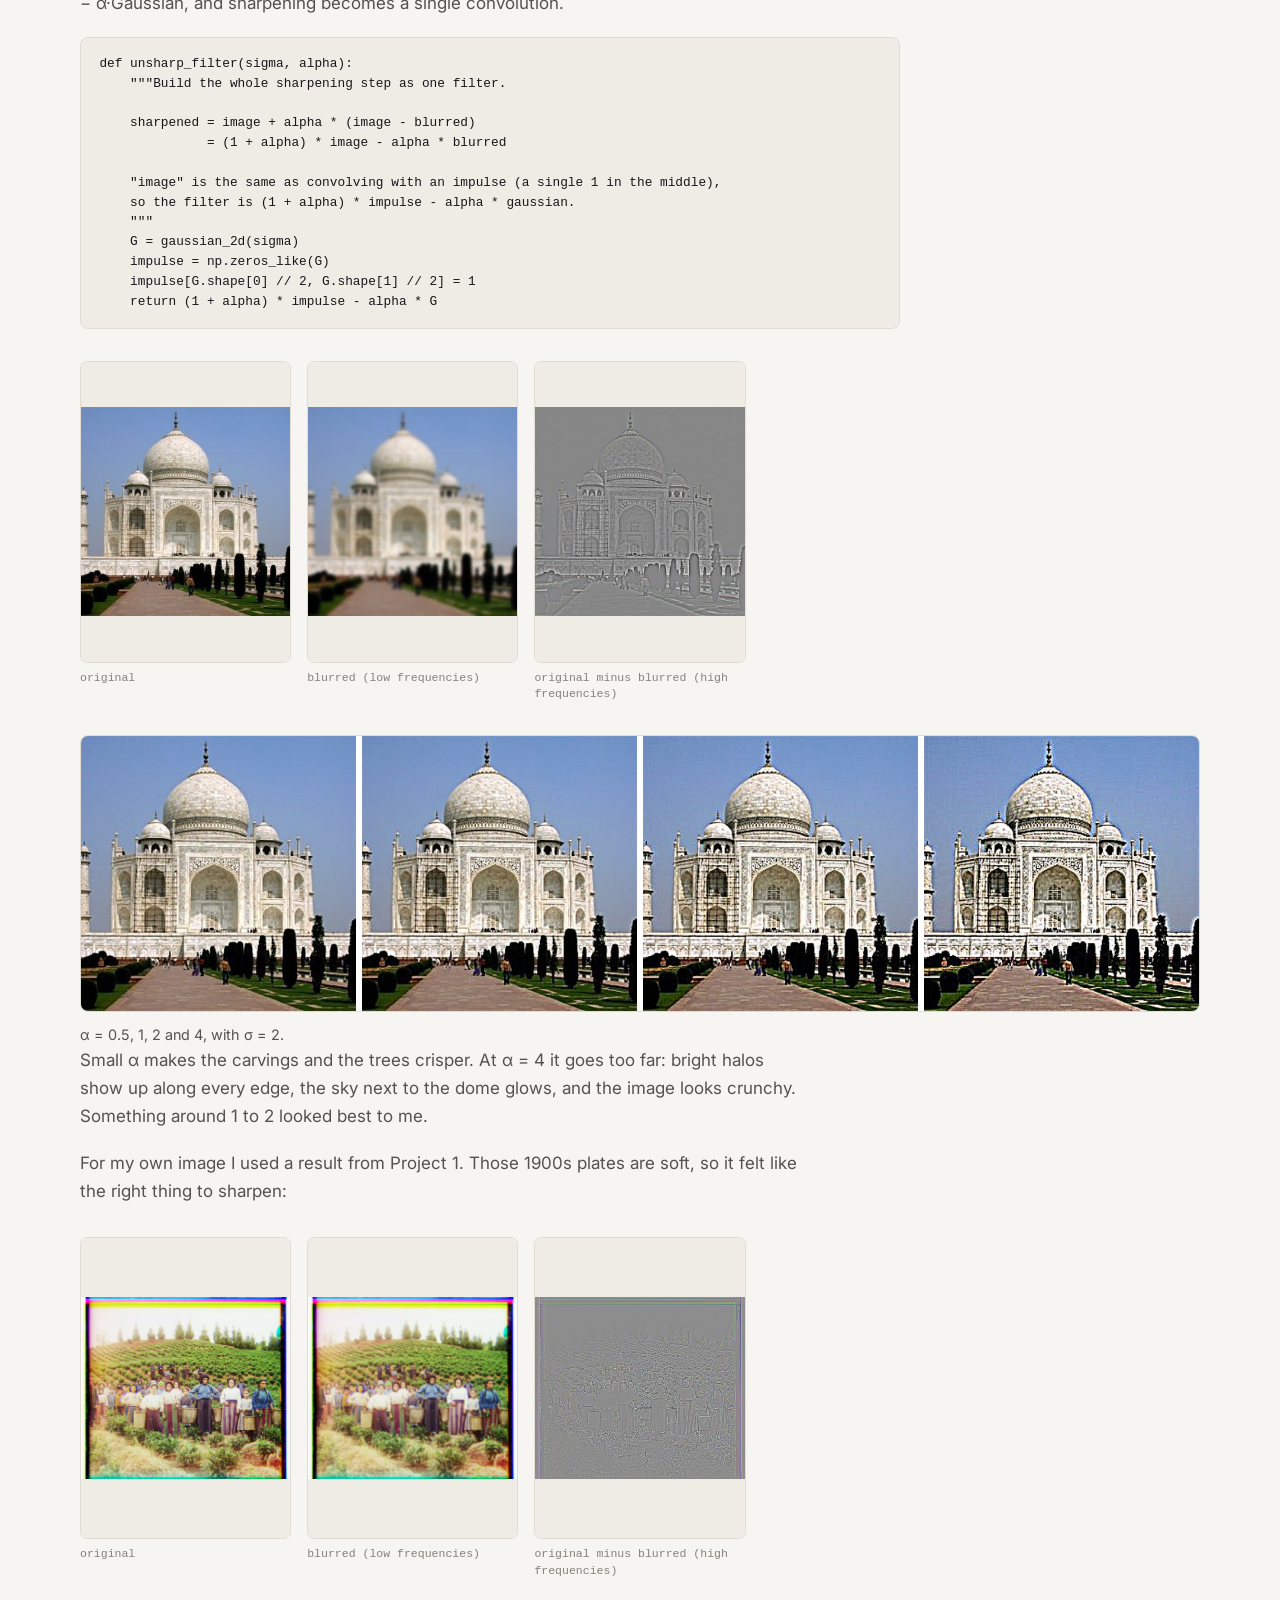
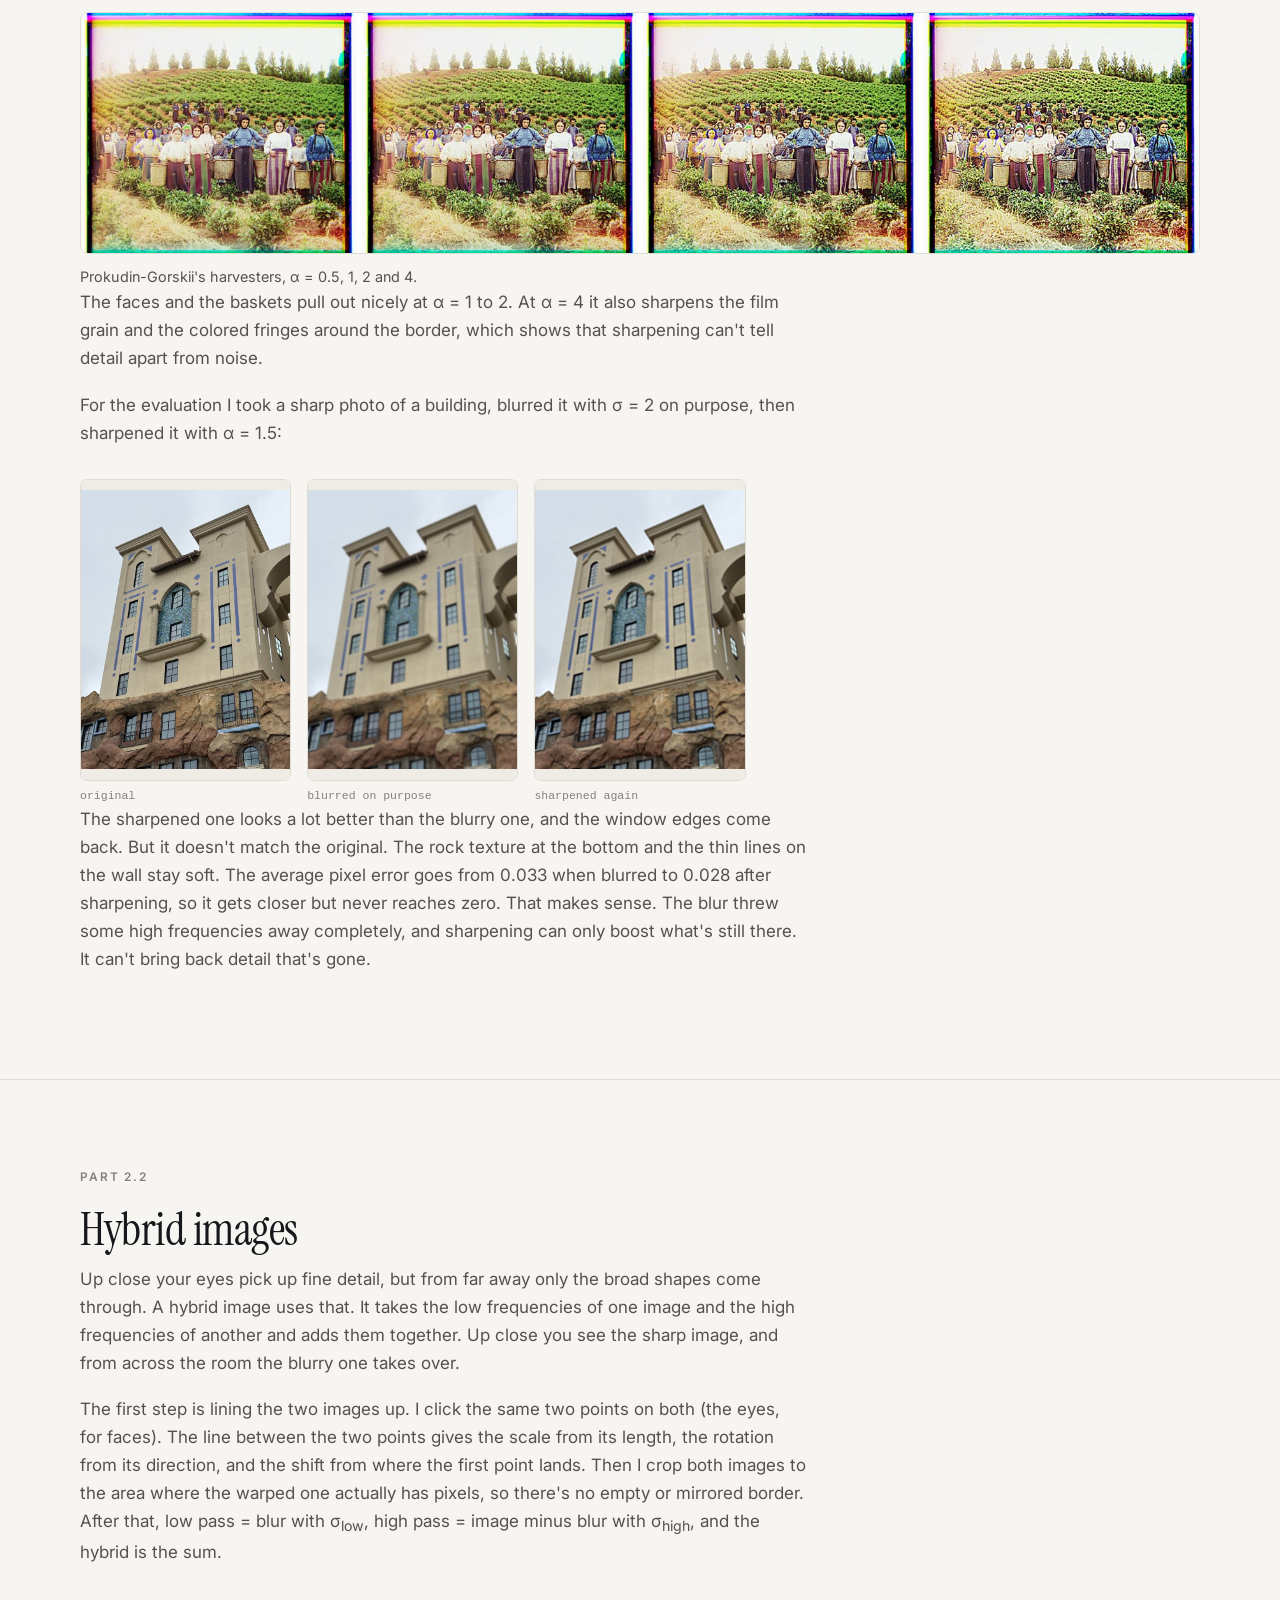
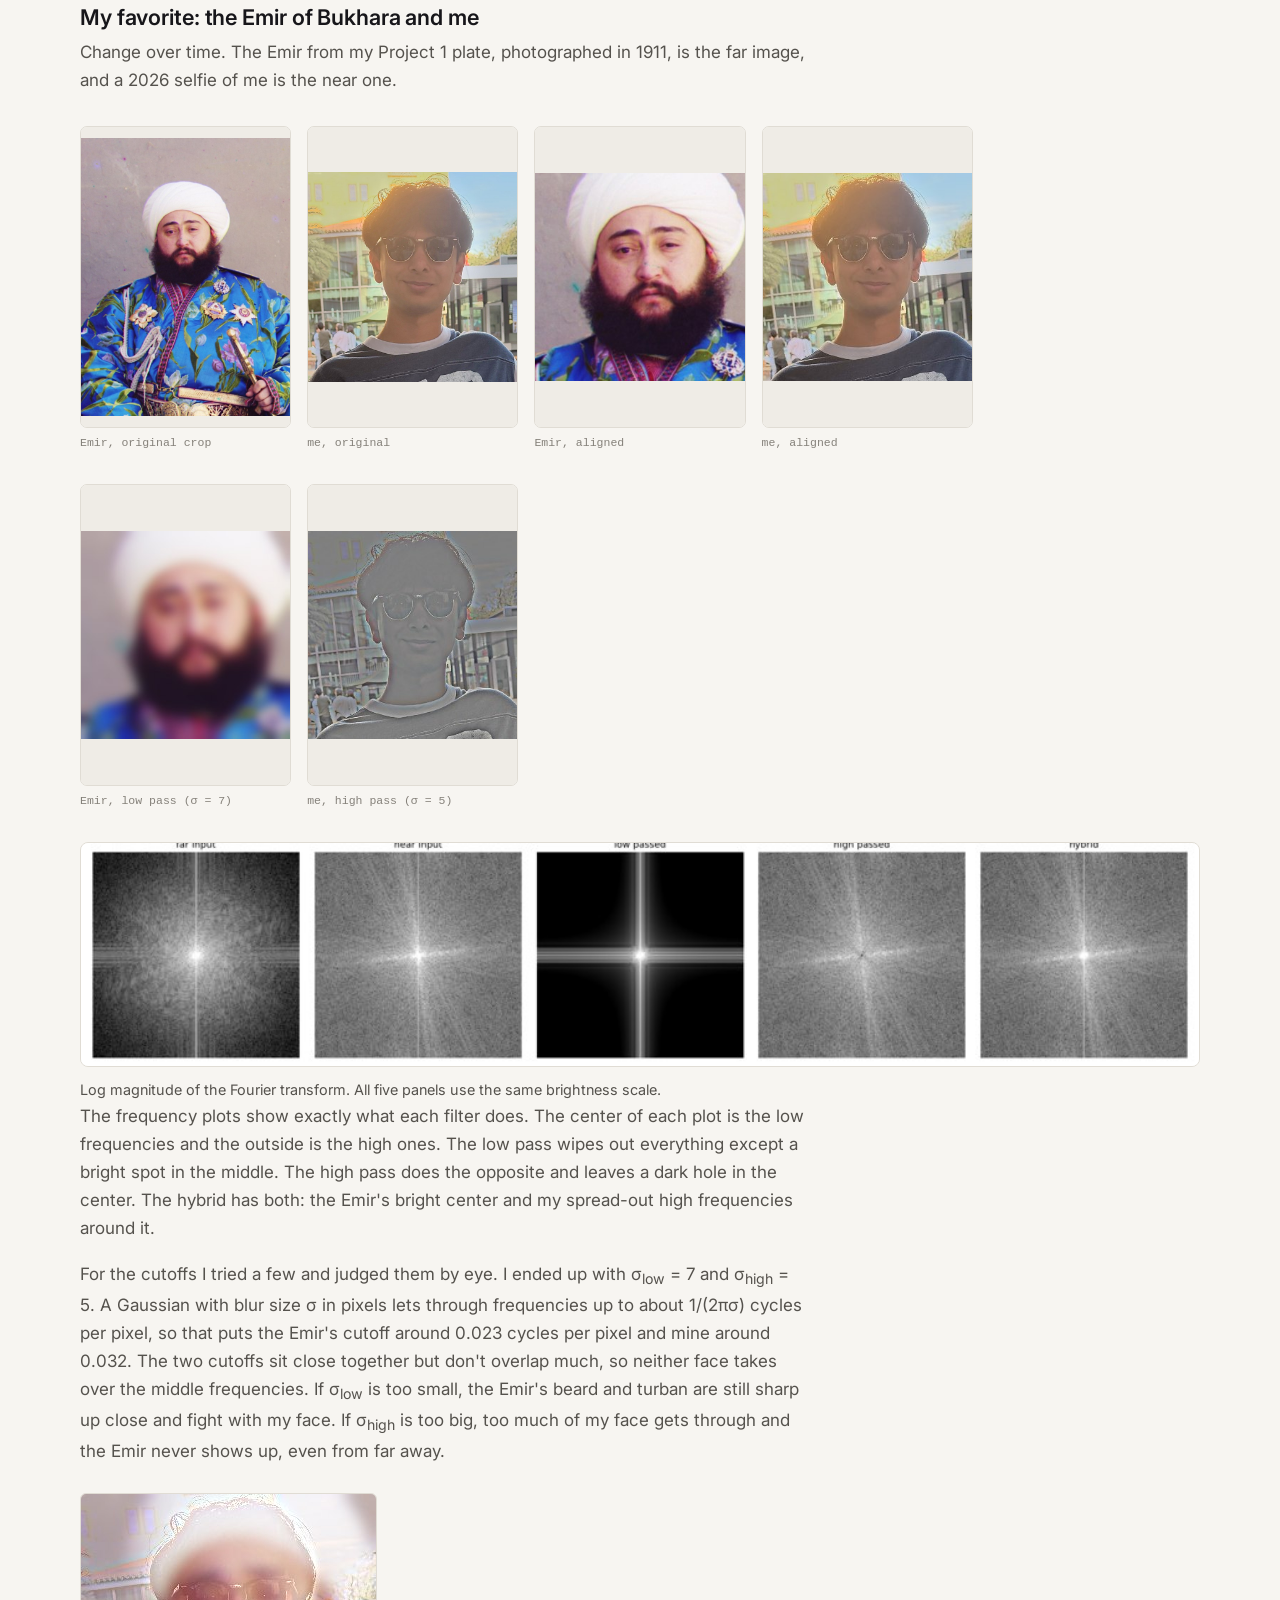
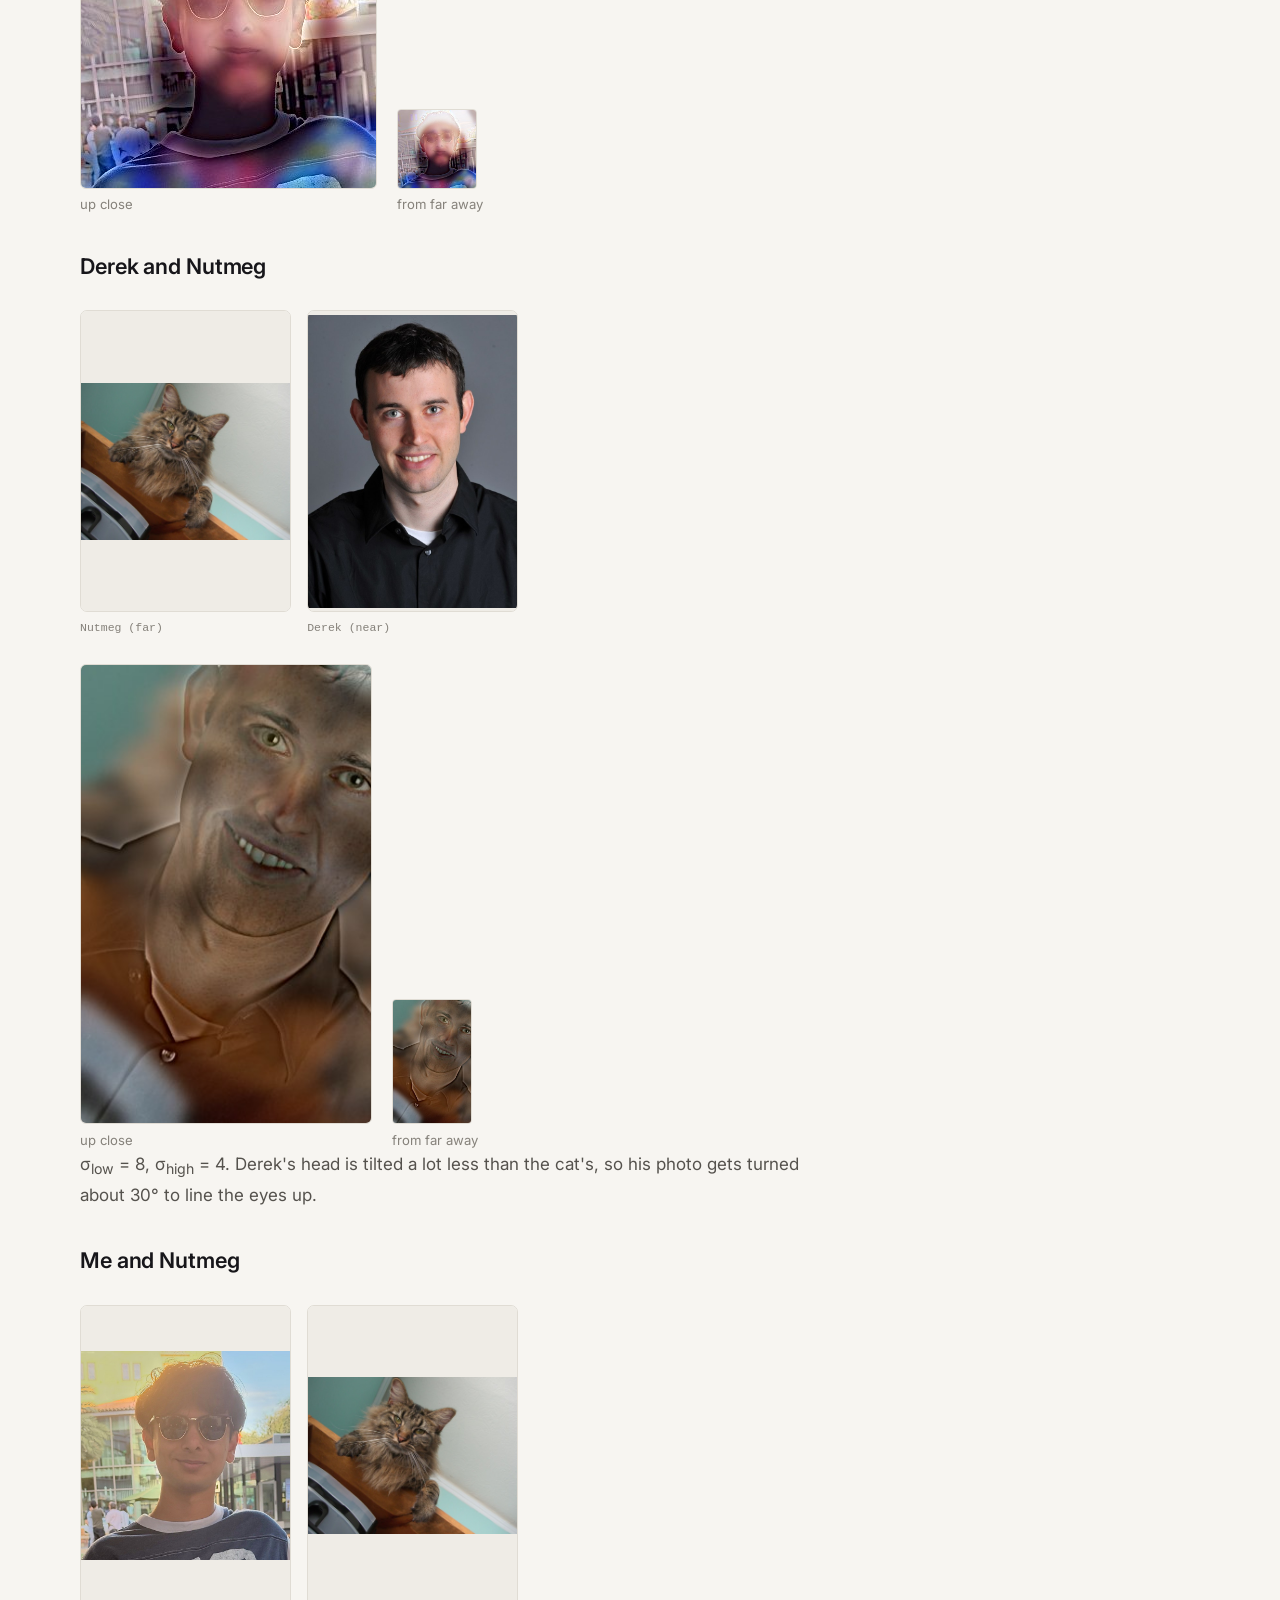
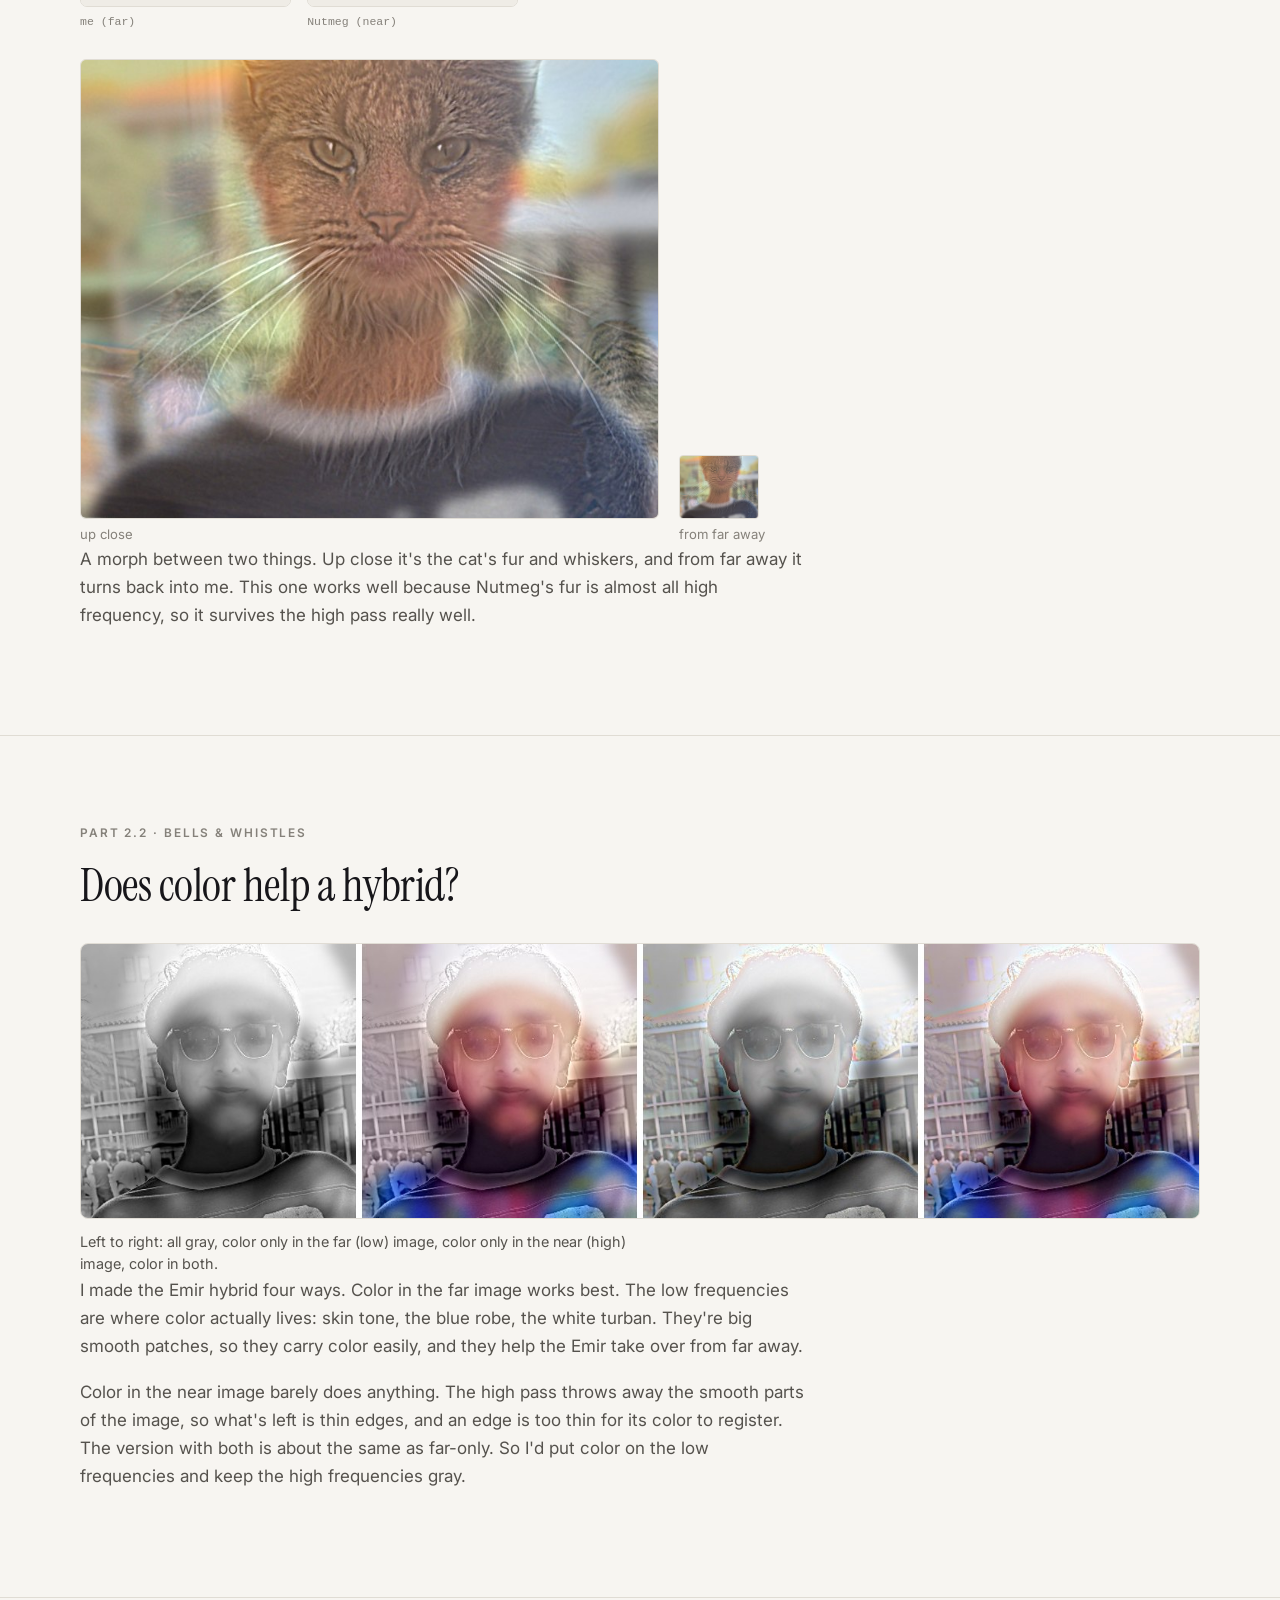
<file: 2/index.html>
<!DOCTYPE html>
<html lang="en">
<head>
  <meta charset="utf-8">
  <meta name="viewport" content="width=device-width, initial-scale=1">
  <title>Project 2: Fun with Filters and Frequencies</title>
  <meta name="description" content="CS180 Project 2: convolution from scratch, edge detection, unsharp masking, hybrid images, and multiresolution blending.">
  <link rel="stylesheet" href="/style.css">
  <link rel="icon" href="data:image/svg+xml,<svg xmlns='http://www.w3.org/2000/svg' viewBox='0 0 100 100'><text y='.9em' font-size='90'>🍊</text></svg>">
</head>
<body>

<header class="topbar">
  <div class="wrap topbar-inner">
    <a class="brand" href="/">Krish Tandon</a>
    <nav class="topnav">
      <a href="#conv">1.1</a><a href="#diff">1.2</a><a href="#dog">1.3</a><a href="#sharpen">2.1</a><a href="#hybrid">2.2</a><a href="#stacks">2.3</a><a href="#blend">2.4</a><a href="#learned">Learned</a>
    </nav>
  </div>
</header>

<main>

  <section class="hero">
    <div class="wrap">
      <a class="backlink" href="/">&larr; All projects</a>
      <p class="eyebrow">Project 2 &middot; CS180 &middot; Fall 2026</p>
      <h1>Fun with Filters<br>and <em>Frequencies</em></h1>
      <p class="lede">Convolution from scratch, finding edges, sharpening, hybrid images that change with distance, and blending two photos with no seam.</p>
      <ul class="meta">
        <li>convolution in numpy</li>
        <li>3 hybrids</li>
        <li>3 blends</li>
      </ul>
    </div>
  </section>

  <section id="conv">
    <div class="wrap">
      <p class="eyebrow">Part 1.1</p>
      <h2>Convolution from scratch</h2>
      <div class="prose"><p>A convolution slides a small filter over the image. At every pixel it multiplies the filter by the patch of image under it and adds everything up, and that sum becomes the new pixel. Before sliding, the filter gets flipped upside down and left to right. That flip is the difference between convolution and correlation.</p><p>I wrote it twice with numpy only. The first version uses four loops: two to visit every output pixel and two more to walk over every filter entry. The second version keeps the two outer loops but replaces the inner two with one slice of the image, multiplied by the filter and summed.</p></div><pre class="code">def zero_pad(im, ph, pw):
    &quot;&quot;&quot;Surround the image with ph rows of zeros on top and bottom, and pw columns on each side.&quot;&quot;&quot;
    h, w = im.shape
    out = np.zeros((h + 2 * ph, w + 2 * pw))
    out[ph:ph + h, pw:pw + w] = im
    return out

def crop_same(full, im_shape, k_shape):
    &quot;&quot;&quot;Cut the middle out of a &quot;full&quot; result so it is the same size as the input image.
    This matches the offset scipy uses, which also works for even sized kernels.&quot;&quot;&quot;
    h, w = im_shape
    top = (k_shape[0] - 1) // 2
    left = (k_shape[1] - 1) // 2
    return full[top:top + h, left:left + w]

def conv_four_loops(im, k):
    &quot;&quot;&quot;Convolution with four nested loops. Easy to read, very slow.&quot;&quot;&quot;
    k = k[::-1, ::-1]                       # convolution flips the filter
    kh, kw = k.shape
    padded = zero_pad(im, kh - 1, kw - 1)   # &quot;full&quot; padding
    out_h = im.shape[0] + kh - 1
    out_w = im.shape[1] + kw - 1
    out = np.zeros((out_h, out_w))
    for i in range(out_h):
        for j in range(out_w):
            total = 0.0
            for a in range(kh):
                for b in range(kw):
                    total += padded[i + a, j + b] * k[a, b]
            out[i, j] = total
    return crop_same(out, im.shape, (kh, kw))

def conv_two_loops(im, k):
    &quot;&quot;&quot;Same thing, but the two inner loops become one numpy multiply and sum.&quot;&quot;&quot;
    k = k[::-1, ::-1]
    kh, kw = k.shape
    padded = zero_pad(im, kh - 1, kw - 1)
    out_h = im.shape[0] + kh - 1
    out_w = im.shape[1] + kw - 1
    out = np.zeros((out_h, out_w))
    for i in range(out_h):
        for j in range(out_w):
            window = padded[i:i + kh, j:j + kw]
            out[i, j] = (window * k).sum()
    return crop_same(out, im.shape, (kh, kw))</pre><div class="prose"><p>For padding I surround the image with zeros, enough that the filter can hang off every edge. That gives the "full" result, which is bigger than the image. Then I cut the middle out to get a "same" size result. Where exactly to cut matters for filters with an even width like D<sub>x</sub> = [1, &minus;1], so I copied the offset scipy uses, <code class="inline">(k&minus;1)//2</code>.</p><p>Both versions match <code class="inline">scipy.signal.convolve2d</code> with zero fill to within 2&times;10<sup>&minus;15</sup>, which is just floating point rounding. On my 300&times;300 selfie:</p></div><div class="tbl-wrap"><table class="data"><thead><tr><th>method</th><th>9&times;9 box</th><th>D<sub>x</sub></th><th>D<sub>y</sub></th></tr></thead><tbody>
<tr><td>four loops</td><td>1.30 s</td><td>0.05 s</td><td>0.05 s</td></tr>
<tr><td>two loops</td><td>0.15 s</td><td>0.13 s</td><td>0.13 s</td></tr>
<tr><td>scipy</td><td>0.009 s</td><td>0.0007 s</td><td>0.0008 s</td></tr></tbody></table></div><div class="prose"><p>On the box filter, four loops is about 9 times slower than two loops. scipy is about 17 times faster than two loops and 150 times faster than four, because its loops run in compiled code instead of Python. For the tiny 1&times;2 difference filters the four-loop version actually wins, because the inner loops only run twice and numpy has a fixed overhead on every slice.</p><p>The one real difference is at the edges. Zero padding pretends everything outside the photo is black, so the box blur fades to dark around the border. You can see it in the result below. In the rest of the project I switched to scipy's <code class="inline">boundary="symm"</code>, which mirrors the image at the edge instead.</p></div><div class="gallery fit tall"><figure><a href="media/1_1_selfie_gray.jpg?v=2" target="_blank" rel="noopener"><img src="media/1_1_selfie_gray.jpg?v=2" alt="my selfie, grayscale" loading="lazy"></a><figcaption>my selfie, grayscale</figcaption></figure><figure><a href="media/1_1_box.jpg?v=2" target="_blank" rel="noopener"><img src="media/1_1_box.jpg?v=2" alt="9&amp;times;9 box filter" loading="lazy"></a><figcaption>9&times;9 box filter</figcaption></figure><figure><a href="media/1_1_Dx.jpg?v=2" target="_blank" rel="noopener"><img src="media/1_1_Dx.jpg?v=2" alt="Dx" loading="lazy"></a><figcaption>D<sub>x</sub></figcaption></figure><figure><a href="media/1_1_Dy.jpg?v=2" target="_blank" rel="noopener"><img src="media/1_1_Dy.jpg?v=2" alt="Dy" loading="lazy"></a><figcaption>D<sub>y</sub></figcaption></figure></div>
    </div>
  </section>

  <section id="diff">
    <div class="wrap">
      <p class="eyebrow">Part 1.2</p>
      <h2>Finite difference operator</h2>
      <div class="prose"><p>D<sub>x</sub> = [1, &minus;1] subtracts each pixel from its neighbor, so it lights up wherever brightness changes from left to right. D<sub>y</sub> does the same thing vertically. The gradient magnitude combines the two with Pythagoras, &radic;(g<sub>x</sub>&sup2; + g<sub>y</sub>&sup2;), so it shows how strong an edge is no matter which way it points.</p></div><div class="gallery fit tall"><figure><a href="media/1_2_dx.jpg?v=2" target="_blank" rel="noopener"><img src="media/1_2_dx.jpg?v=2" alt="&amp;part;/&amp;part;x" loading="lazy"></a><figcaption>&part;/&part;x</figcaption></figure><figure><a href="media/1_2_dy.jpg?v=2" target="_blank" rel="noopener"><img src="media/1_2_dy.jpg?v=2" alt="&amp;part;/&amp;part;y" loading="lazy"></a><figcaption>&part;/&part;y</figcaption></figure><figure><a href="media/1_2_mag.jpg?v=2" target="_blank" rel="noopener"><img src="media/1_2_mag.jpg?v=2" alt="gradient magnitude" loading="lazy"></a><figcaption>gradient magnitude</figcaption></figure></div><div class="prose"><p>To turn the magnitude into a clean edge map I kept only pixels above a threshold, and I tried a few values:</p></div><figure class="fig"><a href="media/strip_1_2_thresholds.jpg?v=2" target="_blank" rel="noopener"><img src="media/strip_1_2_thresholds.jpg?v=2" alt="Thresholds 0.10, 0.20 and 0.30." loading="lazy"></a><figcaption>Thresholds 0.10, 0.20 and 0.30.</figcaption></figure><div class="prose"><p>At 0.10 the grass turns into speckle. At 0.30 parts of the tripod legs and the buildings in the back start to break up. I went with <b>0.20</b>. It still leaves a bit of grass noise, but it keeps the full outline of the man, the camera and all three legs, and I'd rather have a few extra dots than missing edges. The rectangle around the border is part of the cameraman file itself, which has a thin frame around it.</p></div>
    </div>
  </section>

  <section id="dog">
    <div class="wrap">
      <p class="eyebrow">Part 1.3</p>
      <h2>Derivative of Gaussian</h2>
      <div class="prose"><p>The difference filter reacts to every tiny change in brightness, and grass is full of those. So I blurred the image first with a Gaussian (&sigma; = 1.5, built with <code class="inline">cv2.getGaussianKernel</code> and an outer product) and then ran the same derivatives.</p></div><div class="gallery fit tall"><figure><a href="media/1_3_blurred.jpg?v=2" target="_blank" rel="noopener"><img src="media/1_3_blurred.jpg?v=2" alt="blurred" loading="lazy"></a><figcaption>blurred</figcaption></figure><figure><a href="media/1_3_dx.jpg?v=2" target="_blank" rel="noopener"><img src="media/1_3_dx.jpg?v=2" alt="&amp;part;/&amp;part;x of blurred" loading="lazy"></a><figcaption>&part;/&part;x of blurred</figcaption></figure><figure><a href="media/1_3_dy.jpg?v=2" target="_blank" rel="noopener"><img src="media/1_3_dy.jpg?v=2" alt="&amp;part;/&amp;part;y of blurred" loading="lazy"></a><figcaption>&part;/&part;y of blurred</figcaption></figure><figure><a href="media/1_3_mag.jpg?v=2" target="_blank" rel="noopener"><img src="media/1_3_mag.jpg?v=2" alt="gradient magnitude" loading="lazy"></a><figcaption>gradient magnitude</figcaption></figure></div><figure class="fig"><a href="media/strip_1_3_thresholds.jpg?v=2" target="_blank" rel="noopener"><img src="media/strip_1_3_thresholds.jpg?v=2" alt="Thresholds 0.04, 0.06 and 0.10 on the blurred version." loading="lazy"></a><figcaption>Thresholds 0.04, 0.06 and 0.10 on the blurred version.</figcaption></figure><div class="prose"><p>The difference is big. The grass noise is basically gone, and the edges come out thicker and smoother because the blur spreads each edge over a few pixels. The magnitudes also shrink, since blurring softens every change, so the right threshold dropped from 0.20 to about <b>0.06</b>. The tradeoff is that fine detail like the thin buildings in the distance gets softer too.</p><p>Convolution can be done in any order, so blurring and then taking the derivative is the same as taking the derivative of the blur filter once and using that. Convolving the Gaussian with D<sub>x</sub> and D<sub>y</sub> gives the two DoG filters:</p></div><div class="gallery fit tall"><figure><a href="media/1_3_DoGx_filter.jpg?v=2" target="_blank" rel="noopener"><img src="media/1_3_DoGx_filter.jpg?v=2" alt="DoGx filter" loading="lazy"></a><figcaption>DoG<sub>x</sub> filter</figcaption></figure><figure><a href="media/1_3_DoGy_filter.jpg?v=2" target="_blank" rel="noopener"><img src="media/1_3_DoGy_filter.jpg?v=2" alt="DoGy filter" loading="lazy"></a><figcaption>DoG<sub>y</sub> filter</figcaption></figure><figure><a href="media/1_3_DoG_mag.jpg?v=2" target="_blank" rel="noopener"><img src="media/1_3_DoG_mag.jpg?v=2" alt="magnitude with one DoG pass" loading="lazy"></a><figcaption>magnitude with one DoG pass</figcaption></figure></div><div class="prose"><p>Each DoG filter is a bright blob next to a dark blob, which is a smoothed version of [1, &minus;1]. Running the image through them once gives the same gradient magnitude as blur-then-derive. Away from the border, the biggest difference between the two is 1&times;10<sup>&minus;15</sup>.</p></div>
    </div>
  </section>

  <section id="orient">
    <div class="wrap">
      <p class="eyebrow">Part 1 &middot; Bells &amp; whistles</p>
      <h2>Gradient orientation</h2>
      <figure class="fig" style="max-width:520px;"><a href="media/1_bw_orientation.jpg?v=2" target="_blank" rel="noopener"><img src="media/1_bw_orientation.jpg?v=2" alt="Hue shows which way the edge points, brightness shows how strong it is." loading="lazy"></a><figcaption>Hue shows which way the edge points, brightness shows how strong it is.</figcaption></figure><div class="prose"><p>The spec said not to use built-in angle functions, so I never actually compute the angle. If an edge points at angle t, then cos t = g<sub>x</sub>/magnitude and sin t = g<sub>y</sub>/magnitude, and I already have both of those. A color wheel is just red, green and blue as three cosine waves spaced 120&deg; apart. Using the angle subtraction rule, cos(t &minus; 120&deg;) = &minus;&frac12;cos t + (&radic;3/2) sin t, so I can build all three colors straight from cos t and sin t. It works like the HSV hue wheel, and it's cyclic too, so an edge pointing at 359&deg; gets almost the same color as one at 1&deg;.</p><p>Brightness comes from the gradient magnitude so flat areas stay dark. The nice check is the tripod legs: the two sides of each leg come out in opposite colors, because one side goes dark to light and the other goes light to dark.</p></div>
    </div>
  </section>

  <section id="sharpen">
    <div class="wrap">
      <p class="eyebrow">Part 2.1</p>
      <h2>Image sharpening</h2>
      <div class="prose"><p>A Gaussian blur keeps only the low frequencies. Subtract the blurred image from the original and what's left is the high frequencies, which is the fine detail and the edges. Adding extra high frequencies back makes the picture look sharper:</p><p>sharpened = image + &alpha;(image &minus; blurred) = (1 + &alpha;)&middot;image &minus; &alpha;&middot;blurred</p><p>Leaving an image unchanged is the same as convolving it with an impulse, a filter that's all zeros with a single 1 in the middle. So the whole thing folds into one filter, (1 + &alpha;)&middot;impulse &minus; &alpha;&middot;Gaussian, and sharpening becomes a single convolution.</p></div><pre class="code">def unsharp_filter(sigma, alpha):
    &quot;&quot;&quot;Build the whole sharpening step as one filter.

    sharpened = image + alpha * (image - blurred)
              = (1 + alpha) * image - alpha * blurred

    &quot;image&quot; is the same as convolving with an impulse (a single 1 in the middle),
    so the filter is (1 + alpha) * impulse - alpha * gaussian.
    &quot;&quot;&quot;
    G = gaussian_2d(sigma)
    impulse = np.zeros_like(G)
    impulse[G.shape[0] // 2, G.shape[1] // 2] = 1
    return (1 + alpha) * impulse - alpha * G</pre><div class="gallery fit tall"><figure><a href="media/in_taj.jpg?v=2" target="_blank" rel="noopener"><img src="media/in_taj.jpg?v=2" alt="original" loading="lazy"></a><figcaption>original</figcaption></figure><figure><a href="media/2_1_taj_blurred.jpg?v=2" target="_blank" rel="noopener"><img src="media/2_1_taj_blurred.jpg?v=2" alt="blurred (low frequencies)" loading="lazy"></a><figcaption>blurred (low frequencies)</figcaption></figure><figure><a href="media/2_1_taj_high.jpg?v=2" target="_blank" rel="noopener"><img src="media/2_1_taj_high.jpg?v=2" alt="original minus blurred (high frequencies)" loading="lazy"></a><figcaption>original minus blurred (high frequencies)</figcaption></figure></div><figure class="fig"><a href="media/strip_2_1_taj_alphas.jpg?v=2" target="_blank" rel="noopener"><img src="media/strip_2_1_taj_alphas.jpg?v=2" alt="&amp;alpha; = 0.5, 1, 2 and 4, with &amp;sigma; = 2." loading="lazy"></a><figcaption>&alpha; = 0.5, 1, 2 and 4, with &sigma; = 2.</figcaption></figure><div class="prose"><p>Small &alpha; makes the carvings and the trees crisper. At &alpha; = 4 it goes too far: bright halos show up along every edge, the sky next to the dome glows, and the image looks crunchy. Something around 1 to 2 looked best to me.</p><p>For my own image I used a result from Project 1. Those 1900s plates are soft, so it felt like the right thing to sharpen:</p></div><div class="gallery fit tall"><figure><a href="media/in_harvesters.jpg?v=2" target="_blank" rel="noopener"><img src="media/in_harvesters.jpg?v=2" alt="original" loading="lazy"></a><figcaption>original</figcaption></figure><figure><a href="media/2_1_harvesters_blurred.jpg?v=2" target="_blank" rel="noopener"><img src="media/2_1_harvesters_blurred.jpg?v=2" alt="blurred (low frequencies)" loading="lazy"></a><figcaption>blurred (low frequencies)</figcaption></figure><figure><a href="media/2_1_harvesters_high.jpg?v=2" target="_blank" rel="noopener"><img src="media/2_1_harvesters_high.jpg?v=2" alt="original minus blurred (high frequencies)" loading="lazy"></a><figcaption>original minus blurred (high frequencies)</figcaption></figure></div><figure class="fig"><a href="media/strip_2_1_harvesters_alphas.jpg?v=2" target="_blank" rel="noopener"><img src="media/strip_2_1_harvesters_alphas.jpg?v=2" alt="Prokudin-Gorskii&#x27;s harvesters, &amp;alpha; = 0.5, 1, 2 and 4." loading="lazy"></a><figcaption>Prokudin-Gorskii's harvesters, &alpha; = 0.5, 1, 2 and 4.</figcaption></figure><div class="prose"><p>The faces and the baskets pull out nicely at &alpha; = 1 to 2. At &alpha; = 4 it also sharpens the film grain and the colored fringes around the border, which shows that sharpening can't tell detail apart from noise.</p><p>For the evaluation I took a sharp photo of a building, blurred it with &sigma; = 2 on purpose, then sharpened it with &alpha; = 1.5:</p></div><div class="gallery fit tall"><figure><a href="media/in_building.jpg?v=2" target="_blank" rel="noopener"><img src="media/in_building.jpg?v=2" alt="original" loading="lazy"></a><figcaption>original</figcaption></figure><figure><a href="media/2_1_building_blurred_on_purpose.jpg?v=2" target="_blank" rel="noopener"><img src="media/2_1_building_blurred_on_purpose.jpg?v=2" alt="blurred on purpose" loading="lazy"></a><figcaption>blurred on purpose</figcaption></figure><figure><a href="media/2_1_building_resharpened.jpg?v=2" target="_blank" rel="noopener"><img src="media/2_1_building_resharpened.jpg?v=2" alt="sharpened again" loading="lazy"></a><figcaption>sharpened again</figcaption></figure></div><div class="prose"><p>The sharpened one looks a lot better than the blurry one, and the window edges come back. But it doesn't match the original. The rock texture at the bottom and the thin lines on the wall stay soft. The average pixel error goes from 0.033 when blurred to 0.028 after sharpening, so it gets closer but never reaches zero. That makes sense. The blur threw some high frequencies away completely, and sharpening can only boost what's still there. It can't bring back detail that's gone.</p></div>
    </div>
  </section>

  <section id="hybrid">
    <div class="wrap">
      <p class="eyebrow">Part 2.2</p>
      <h2>Hybrid images</h2>
      <div class="prose"><p>Up close your eyes pick up fine detail, but from far away only the broad shapes come through. A hybrid image uses that. It takes the low frequencies of one image and the high frequencies of another and adds them together. Up close you see the sharp image, and from across the room the blurry one takes over.</p><p>The first step is lining the two images up. I click the same two points on both (the eyes, for faces). The line between the two points gives the scale from its length, the rotation from its direction, and the shift from where the first point lands. Then I crop both images to the area where the warped one actually has pixels, so there's no empty or mirrored border. After that, low pass = blur with &sigma;<sub>low</sub>, high pass = image minus blur with &sigma;<sub>high</sub>, and the hybrid is the sum.</p></div><h3>My favorite: the Emir of Bukhara and me</h3><div class="prose"><p>Change over time. The Emir from my Project 1 plate, photographed in 1911, is the far image, and a 2026 selfie of me is the near one.</p></div><div class="gallery fit tall"><figure><a href="media/in_emir_face.jpg?v=2" target="_blank" rel="noopener"><img src="media/in_emir_face.jpg?v=2" alt="Emir, original crop" loading="lazy"></a><figcaption>Emir, original crop</figcaption></figure><figure><a href="media/in_selfie.jpg?v=2" target="_blank" rel="noopener"><img src="media/in_selfie.jpg?v=2" alt="me, original" loading="lazy"></a><figcaption>me, original</figcaption></figure><figure><a href="media/2_2_emir_me_far_input.jpg?v=2" target="_blank" rel="noopener"><img src="media/2_2_emir_me_far_input.jpg?v=2" alt="Emir, aligned" loading="lazy"></a><figcaption>Emir, aligned</figcaption></figure><figure><a href="media/2_2_emir_me_near_input.jpg?v=2" target="_blank" rel="noopener"><img src="media/2_2_emir_me_near_input.jpg?v=2" alt="me, aligned" loading="lazy"></a><figcaption>me, aligned</figcaption></figure></div><div class="gallery fit tall"><figure><a href="media/2_2_emir_me_low.jpg?v=2" target="_blank" rel="noopener"><img src="media/2_2_emir_me_low.jpg?v=2" alt="Emir, low pass (&amp;sigma; = 7)" loading="lazy"></a><figcaption>Emir, low pass (&sigma; = 7)</figcaption></figure><figure><a href="media/2_2_emir_me_high.jpg?v=2" target="_blank" rel="noopener"><img src="media/2_2_emir_me_high.jpg?v=2" alt="me, high pass (&amp;sigma; = 5)" loading="lazy"></a><figcaption>me, high pass (&sigma; = 5)</figcaption></figure></div><figure class="fig"><a href="media/2_2_emir_me_fft.jpg?v=2" target="_blank" rel="noopener"><img src="media/2_2_emir_me_fft.jpg?v=2" alt="Log magnitude of the Fourier transform. All five panels use the same brightness scale." loading="lazy"></a><figcaption>Log magnitude of the Fourier transform. All five panels use the same brightness scale.</figcaption></figure><div class="prose"><p>The frequency plots show exactly what each filter does. The center of each plot is the low frequencies and the outside is the high ones. The low pass wipes out everything except a bright spot in the middle. The high pass does the opposite and leaves a dark hole in the center. The hybrid has both: the Emir's bright center and my spread-out high frequencies around it.</p><p>For the cutoffs I tried a few and judged them by eye. I ended up with &sigma;<sub>low</sub> = 7 and &sigma;<sub>high</sub> = 5. A Gaussian with blur size &sigma; in pixels lets through frequencies up to about 1/(2&pi;&sigma;) cycles per pixel, so that puts the Emir's cutoff around 0.023 cycles per pixel and mine around 0.032. The two cutoffs sit close together but don't overlap much, so neither face takes over the middle frequencies. If &sigma;<sub>low</sub> is too small, the Emir's beard and turban are still sharp up close and fight with my face. If &sigma;<sub>high</sub> is too big, too much of my face gets through and the Emir never shows up, even from far away.</p></div><div class="hy"><figure class="big"><a href="media/2_2_emir_me_hybrid.jpg?v=2" target="_blank" rel="noopener"><img src="media/2_2_emir_me_hybrid.jpg?v=2" alt="Emir and me hybrid"></a><figcaption>up close</figcaption></figure><figure class="small"><img src="media/2_2_emir_me_hybrid.jpg?v=2" alt="Emir and me hybrid, small"><figcaption>from far away</figcaption></figure></div><h3>Derek and Nutmeg</h3><div class="gallery fit tall"><figure><a href="media/in_nutmeg.jpg?v=2" target="_blank" rel="noopener"><img src="media/in_nutmeg.jpg?v=2" alt="Nutmeg (far)" loading="lazy"></a><figcaption>Nutmeg (far)</figcaption></figure><figure><a href="media/in_DerekPicture.jpg?v=2" target="_blank" rel="noopener"><img src="media/in_DerekPicture.jpg?v=2" alt="Derek (near)" loading="lazy"></a><figcaption>Derek (near)</figcaption></figure></div><div class="hy"><figure class="big"><a href="media/2_2_derek_nutmeg_hybrid.jpg?v=2" target="_blank" rel="noopener"><img src="media/2_2_derek_nutmeg_hybrid.jpg?v=2" alt="Derek and Nutmeg hybrid"></a><figcaption>up close</figcaption></figure><figure class="small"><img src="media/2_2_derek_nutmeg_hybrid.jpg?v=2" alt="Derek and Nutmeg hybrid, small"><figcaption>from far away</figcaption></figure></div><div class="prose"><p>&sigma;<sub>low</sub> = 8, &sigma;<sub>high</sub> = 4. Derek's head is tilted a lot less than the cat's, so his photo gets turned about 30&deg; to line the eyes up.</p></div><h3>Me and Nutmeg</h3><div class="gallery fit tall"><figure><a href="media/in_selfie.jpg?v=2" target="_blank" rel="noopener"><img src="media/in_selfie.jpg?v=2" alt="me (far)" loading="lazy"></a><figcaption>me (far)</figcaption></figure><figure><a href="media/in_nutmeg.jpg?v=2" target="_blank" rel="noopener"><img src="media/in_nutmeg.jpg?v=2" alt="Nutmeg (near)" loading="lazy"></a><figcaption>Nutmeg (near)</figcaption></figure></div><div class="hy"><figure class="big"><a href="media/2_2_me_nutmeg_hybrid.jpg?v=2" target="_blank" rel="noopener"><img src="media/2_2_me_nutmeg_hybrid.jpg?v=2" alt="me and Nutmeg hybrid"></a><figcaption>up close</figcaption></figure><figure class="small"><img src="media/2_2_me_nutmeg_hybrid.jpg?v=2" alt="me and Nutmeg hybrid, small"><figcaption>from far away</figcaption></figure></div><div class="prose"><p>A morph between two things. Up close it's the cat's fur and whiskers, and from far away it turns back into me. This one works well because Nutmeg's fur is almost all high frequency, so it survives the high pass really well.</p></div>
    </div>
  </section>

  <section id="hybrid-color">
    <div class="wrap">
      <p class="eyebrow">Part 2.2 &middot; Bells &amp; whistles</p>
      <h2>Does color help a hybrid?</h2>
      <figure class="fig"><a href="media/strip_2_2_colors.jpg?v=2" target="_blank" rel="noopener"><img src="media/strip_2_2_colors.jpg?v=2" alt="Left to right: all gray, color only in the far (low) image, color only in the near (high) image, color in both." loading="lazy"></a><figcaption>Left to right: all gray, color only in the far (low) image, color only in the near (high) image, color in both.</figcaption></figure><div class="prose"><p>I made the Emir hybrid four ways. Color in the far image works best. The low frequencies are where color actually lives: skin tone, the blue robe, the white turban. They're big smooth patches, so they carry color easily, and they help the Emir take over from far away.</p><p>Color in the near image barely does anything. The high pass throws away the smooth parts of the image, so what's left is thin edges, and an edge is too thin for its color to register. The version with both is about the same as far-only. So I'd put color on the low frequencies and keep the high frequencies gray.</p></div>
    </div>
  </section>

  <section id="stacks">
    <div class="wrap">
      <p class="eyebrow">Part 2.3</p>
      <h2>Gaussian and Laplacian stacks</h2>
      <div class="prose"><p>A Gaussian stack is the same image blurred more and more. A pyramid shrinks the image by half at every level, which doubles how blurry it looks. A stack never shrinks, so instead I double the blur at each level: &sigma; = 2, 4, 8, 16 and 32. Every level stays full size.</p><p>Each Laplacian level is the difference between two neighboring Gaussian levels, which is the band of detail that disappears in that step of blurring. The last level is the blurriest Gaussian itself. That way adding every Laplacian level back up gives the original image exactly (max error 1&times;10<sup>&minus;16</sup>).</p></div><pre class="code">def gaussian_stack(im, levels, sigma=2):
    &quot;&quot;&quot;Level 0 is the image. Each level after that is blurred more.

    A pyramid halves the image at every level, which doubles how blurry it
    looks. A stack keeps the full size, so to get the same effect the blur
    doubles at every level instead.
    &quot;&quot;&quot;
    stack = [im]
    for i in range(1, levels):
        stack.append(blur(im, sigma * 2 ** (i - 1)))
    return stack

def laplacian_stack(im, levels, sigma=2):
    &quot;&quot;&quot;Each level is the detail that disappears between two Gaussian levels.

    The last level is the blurriest Gaussian level itself, so that adding
    every level back together gives exactly the original image.
    &quot;&quot;&quot;
    g = gaussian_stack(im, levels, sigma)
    lap = [g[i] - g[i + 1] for i in range(levels - 1)]
    lap.append(g[-1])
    return lap</pre><figure class="fig"><a href="media/2_3_apple_gaussian_stack.jpg?v=2" target="_blank" rel="noopener"><img src="media/2_3_apple_gaussian_stack.jpg?v=2" alt="Apple, Gaussian stack." loading="lazy"></a><figcaption>Apple, Gaussian stack.</figcaption></figure><figure class="fig"><a href="media/2_3_apple_laplacian_stack.jpg?v=2" target="_blank" rel="noopener"><img src="media/2_3_apple_laplacian_stack.jpg?v=2" alt="Apple, Laplacian stack. Levels are stretched so they&#x27;re visible, since they&#x27;re small and can be negative." loading="lazy"></a><figcaption>Apple, Laplacian stack. Levels are stretched so they're visible, since they're small and can be negative.</figcaption></figure><figure class="fig"><a href="media/2_3_orange_gaussian_stack.jpg?v=2" target="_blank" rel="noopener"><img src="media/2_3_orange_gaussian_stack.jpg?v=2" alt="Orange, Gaussian stack." loading="lazy"></a><figcaption>Orange, Gaussian stack.</figcaption></figure><figure class="fig"><a href="media/2_3_orange_laplacian_stack.jpg?v=2" target="_blank" rel="noopener"><img src="media/2_3_orange_laplacian_stack.jpg?v=2" alt="Orange, Laplacian stack." loading="lazy"></a><figcaption>Orange, Laplacian stack.</figcaption></figure><div class="prose"><p>The first Laplacian levels are just texture, like the orange's dimpled peel and the apple's speckles. The middle levels are the outline of the fruit, and the last ones are big blobs of color and light.</p></div>
    </div>
  </section>

  <section id="blend">
    <div class="wrap">
      <p class="eyebrow">Part 2.4</p>
      <h2>Multiresolution blending</h2>
      <div class="prose"><p>If you just paste half of one image next to half of the other, you get a hard line. Blurring the mask helps, but one blur width can't be right for everything. A narrow blend leaves a visible seam in the smooth colors, and a wide blend makes fine texture from both images overlap and look ghosty.</p><p>The fix is to blend each frequency band separately. I build Laplacian stacks for both images and a Gaussian stack for the mask. Each band gets mixed using the mask blurred to match it. Fine texture gets a sharp transition and broad color gets a wide, soft one, and adding the bands back up gives an image with no visible seam.</p></div><pre class="code">def blend(a, b, mask, levels=6, sigma=2):
    &quot;&quot;&quot;Blend each frequency band separately, then add the bands back up.

    Fine detail gets a sharp seam (from the lightly blurred mask) and broad
    colour gets a wide, gentle seam (from the heavily blurred mask). That is
    why the result has no visible join.
    &quot;&quot;&quot;
    la = laplacian_stack(a, levels, sigma)
    lb = laplacian_stack(b, levels, sigma)
    gm = gaussian_stack(mask, levels, sigma)
    bands = [gm[i] * la[i] + (1 - gm[i]) * lb[i] for i in range(levels)]
    return np.clip(sum(bands), 0, 1), la, lb, gm, bands</pre><div class="gallery fit tall"><figure><a href="media/in_apple.jpg?v=2" target="_blank" rel="noopener"><img src="media/in_apple.jpg?v=2" alt="apple" loading="lazy"></a><figcaption>apple</figcaption></figure><figure><a href="media/in_orange.jpg?v=2" target="_blank" rel="noopener"><img src="media/in_orange.jpg?v=2" alt="orange" loading="lazy"></a><figcaption>orange</figcaption></figure><figure><a href="media/2_4_oraple_no_blend.jpg?v=2" target="_blank" rel="noopener"><img src="media/2_4_oraple_no_blend.jpg?v=2" alt="pasted together" loading="lazy"></a><figcaption>pasted together</figcaption></figure><figure><a href="media/2_4_oraple.jpg?v=2" target="_blank" rel="noopener"><img src="media/2_4_oraple.jpg?v=2" alt="multiresolution blend" loading="lazy"></a><figcaption>multiresolution blend</figcaption></figure></div><figure class="fig" style="max-width:640px;"><a href="media/2_4_oraple_figure342.jpg?v=2" target="_blank" rel="noopener"><img src="media/2_4_oraple_figure342.jpg?v=2" alt="My version of Szeliski Figure 3.42. Rows are Laplacian levels 0, 2 and 4, then the full sum. Columns are the masked apple, the masked orange, and the two added together." loading="lazy"></a><figcaption>My version of Szeliski Figure 3.42. Rows are Laplacian levels 0, 2 and 4, then the full sum. Columns are the masked apple, the masked orange, and the two added together.</figcaption></figure><h3>Straight seam: half me, half Derek</h3><div class="gallery fit tall"><figure><a href="media/2_4_seam_input_me.jpg?v=2" target="_blank" rel="noopener"><img src="media/2_4_seam_input_me.jpg?v=2" alt="me" loading="lazy"></a><figcaption>me</figcaption></figure><figure><a href="media/2_4_seam_input_derek.jpg?v=2" target="_blank" rel="noopener"><img src="media/2_4_seam_input_derek.jpg?v=2" alt="Derek, aligned to me" loading="lazy"></a><figcaption>Derek, aligned to me</figcaption></figure><figure><a href="media/2_4_seam_no_blend.jpg?v=2" target="_blank" rel="noopener"><img src="media/2_4_seam_no_blend.jpg?v=2" alt="pasted together" loading="lazy"></a><figcaption>pasted together</figcaption></figure><figure><a href="media/2_4_seam_blend.jpg?v=2" target="_blank" rel="noopener"><img src="media/2_4_seam_blend.jpg?v=2" alt="blended" loading="lazy"></a><figcaption>blended</figcaption></figure></div><div class="prose"><p>I lined the faces up by the eyes and cut straight down the nose. The pasted version has a hard edge down the middle of the face. The blend smooths out the skin and hair where they meet. It still can't hide that the backgrounds and shirts are completely different, but the face itself reads as one face.</p></div><h3>Irregular mask: my face on Derek</h3><div class="gallery fit tall"><figure><a href="media/2_4_swap_mask.jpg?v=2" target="_blank" rel="noopener"><img src="media/2_4_swap_mask.jpg?v=2" alt="oval mask from the eye positions" loading="lazy"></a><figcaption>oval mask from the eye positions</figcaption></figure><figure><a href="media/2_4_swap_no_blend.jpg?v=2" target="_blank" rel="noopener"><img src="media/2_4_swap_no_blend.jpg?v=2" alt="pasted in" loading="lazy"></a><figcaption>pasted in</figcaption></figure><figure><a href="media/2_4_swap_blend.jpg?v=2" target="_blank" rel="noopener"><img src="media/2_4_swap_blend.jpg?v=2" alt="blended" loading="lazy"></a><figcaption>blended</figcaption></figure></div><div class="prose"><p>The mask is an oval placed and sized from where the eyes are. Pasted in, you can see the outline of the oval and the change in skin tone. With the multiresolution blend, the edge of the oval mostly disappears into his forehead and cheeks. My first oval was too wide for my face and let the street behind me leak in at the chin, so I shrank it to fit. It still isn't perfect. My photo was taken against the sun, so one side of my face is in shadow, and that shows up as a darker patch near his temple. Below is the same breakdown as the oraple, the Laplacian stack of the blend like Figure 10 in the paper:</p></div><figure class="fig" style="max-width:520px;"><a href="media/2_4_swap_figure342.jpg?v=2" target="_blank" rel="noopener"><img src="media/2_4_swap_figure342.jpg?v=2" alt="Laplacian levels 0, 2 and 4 of my face (masked), Derek (masked) and the blend, then the full sum." loading="lazy"></a><figcaption>Laplacian levels 0, 2 and 4 of my face (masked), Derek (masked) and the blend, then the full sum.</figcaption></figure>
    </div>
  </section>

  <section id="blend-color">
    <div class="wrap">
      <p class="eyebrow">Part 2.4 &middot; Bells &amp; whistles</p>
      <h2>Using color in the blend</h2>
      <figure class="fig"><a href="media/strip_2_4_colors.jpg?v=2" target="_blank" rel="noopener"><img src="media/strip_2_4_colors.jpg?v=2" alt="Left to right: blended in grayscale, blended in color, color matched first and then blended." loading="lazy"></a><figcaption>Left to right: blended in grayscale, blended in color, color matched first and then blended.</figcaption></figure><div class="prose"><p>Everything above is already blended in color, since I just run the same blend on each channel. But in the face swap, the biggest giveaway is color and lighting. My photo was taken outside against the sun, so my face is hazy, warm and low contrast, while Derek's is a crisp studio shot. Even with a perfect blend, my face looks like a faded sticker on his head. In grayscale the haze is still there but the warm tint is gone, so it stands out a little less.</p><p>So before blending I matched the colors. Inside the oval, I shifted each channel of my face so its average and spread match Derek's face in the same spot. Matching the spread is what fixes the haze. It stretches my low-contrast face out to Derek's contrast, so my features come back and the face sits in his lighting much better. The downside is that it also stretches the shadow on one side of my face, so that patch gets darker, and it pushes the right lens of my sunglasses toward blue. I still think it's the most useful color trick here, because for faces matching the tone and lighting matters more than how smooth the seam is.</p></div><pre class="code">def match_colors(src, ref, mask):
    &quot;&quot;&quot;Shift each colour channel of src so that, inside the mask, its average and
    spread match ref. This evens out skin tone and lighting before blending, so
    the seam has less colour difference to hide.&quot;&quot;&quot;
    inside = mask[:, :, 0] &gt; 0.5
    out = src.copy()
    for c in range(3):
        s, r = src[:, :, c][inside], ref[:, :, c][inside]
        out[:, :, c] = (src[:, :, c] - s.mean()) / (s.std() + 1e-8) * r.std() + r.mean()
    return np.clip(out, 0, 1)</pre>
    </div>
  </section>

  <section id="learned">
    <div class="wrap">
      <p class="eyebrow">Takeaway</p>
      <h2>What I learned</h2>
      <div class="prose"><p>The most important thing I learned is that a lot of image processing is just splitting a picture into frequencies and treating each band differently. Sharpening boosts the high band. A hybrid takes the low band from one image and the high band from another. Blending mixes each band with its own mask. Once I understood the Gaussian as the low pass and "image minus Gaussian" as the high pass, every part of this project was the same idea used in a different way.</p></div>
    </div>
  </section>

</main>

<footer>
  <div class="wrap">
    <span>Krish Tandon &middot; CS180 &middot; Project 2</span>
    <span><a href="/">&larr; Back to portfolio</a></span>
  </div>
</footer>

</body>
</html>
</file>
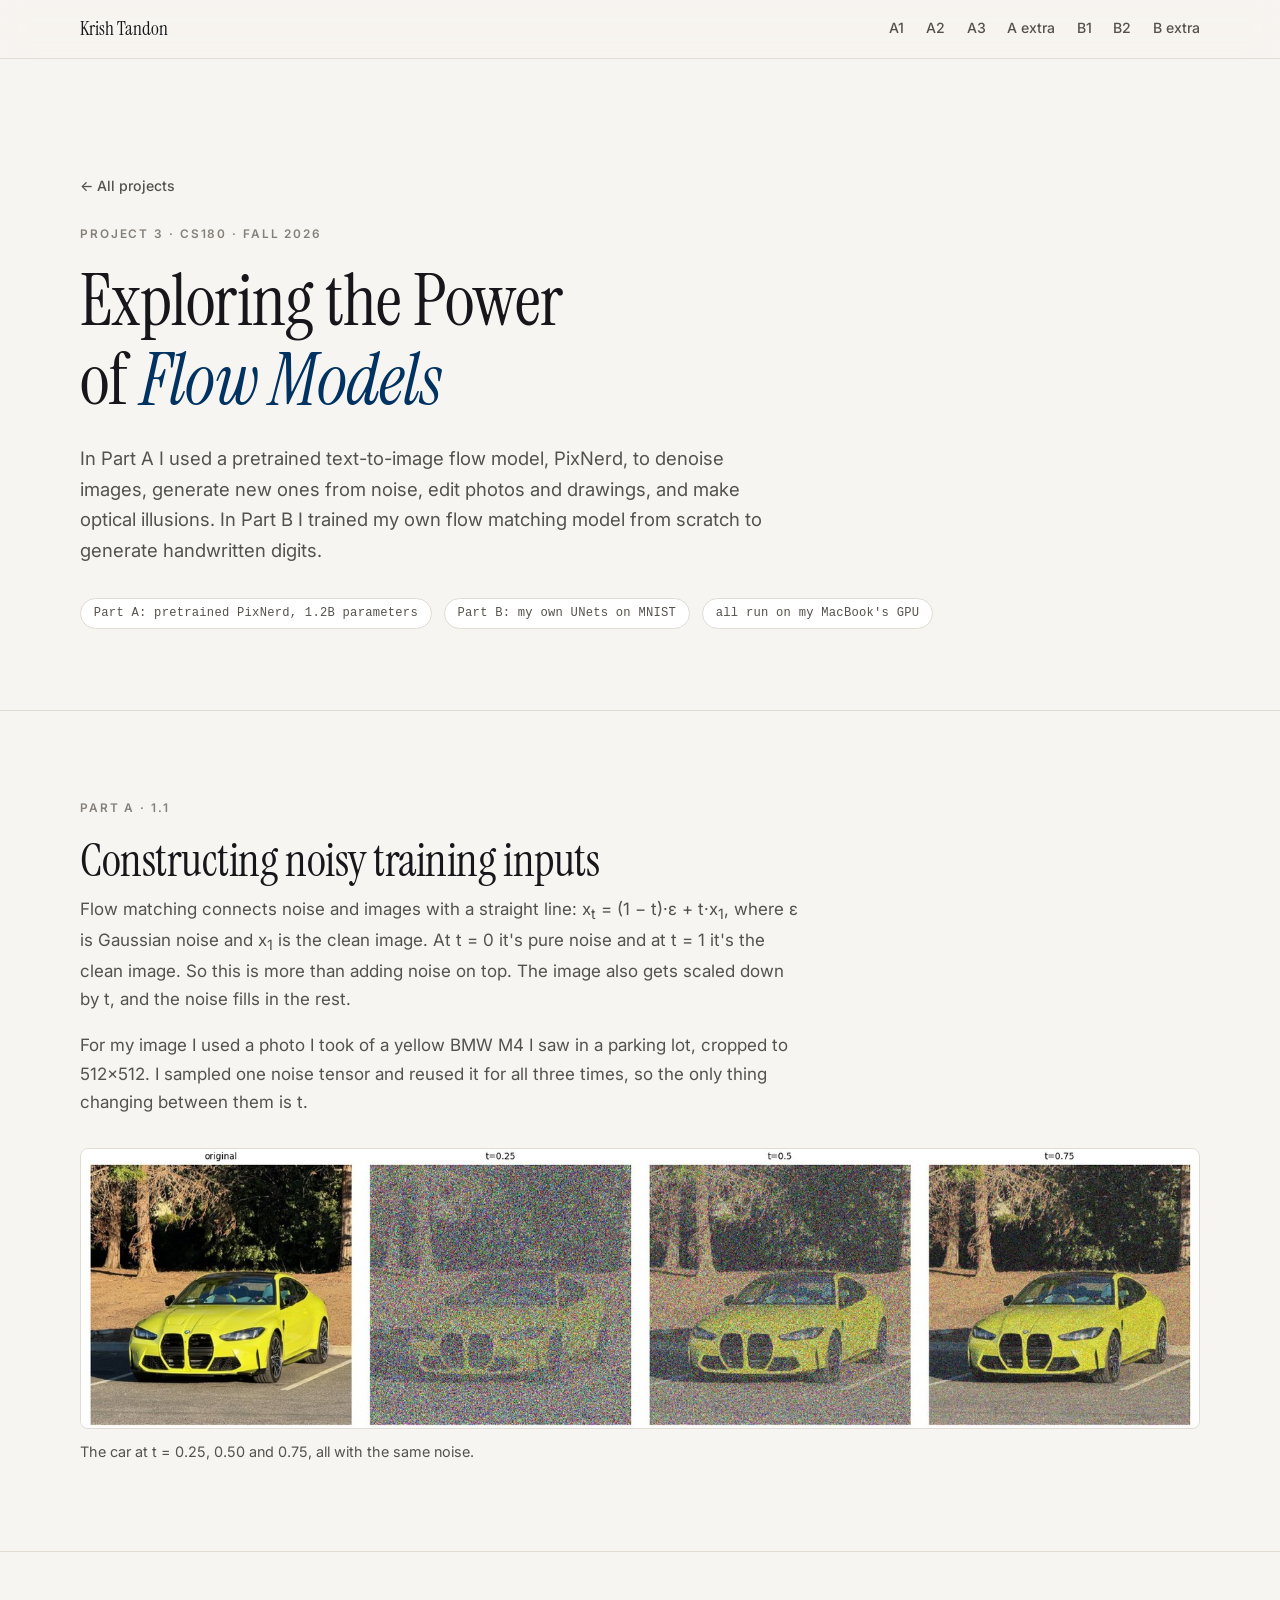
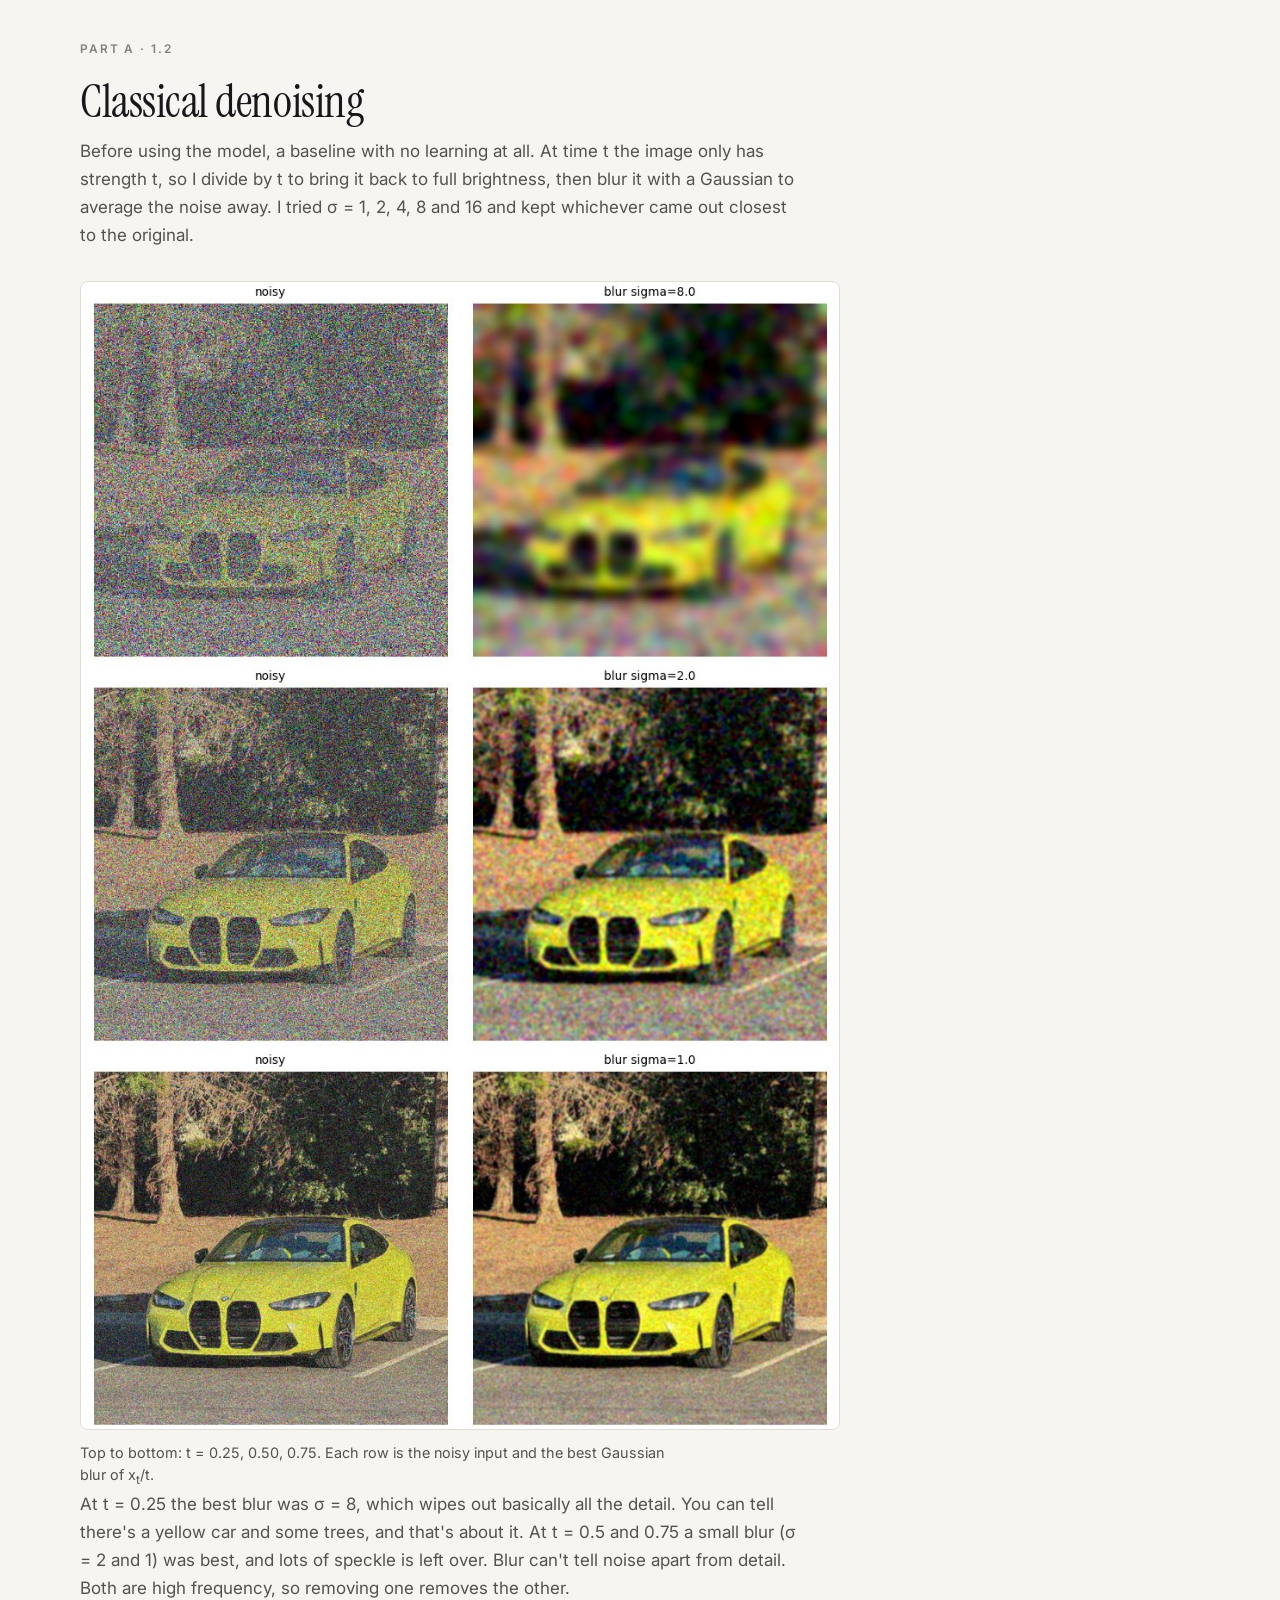
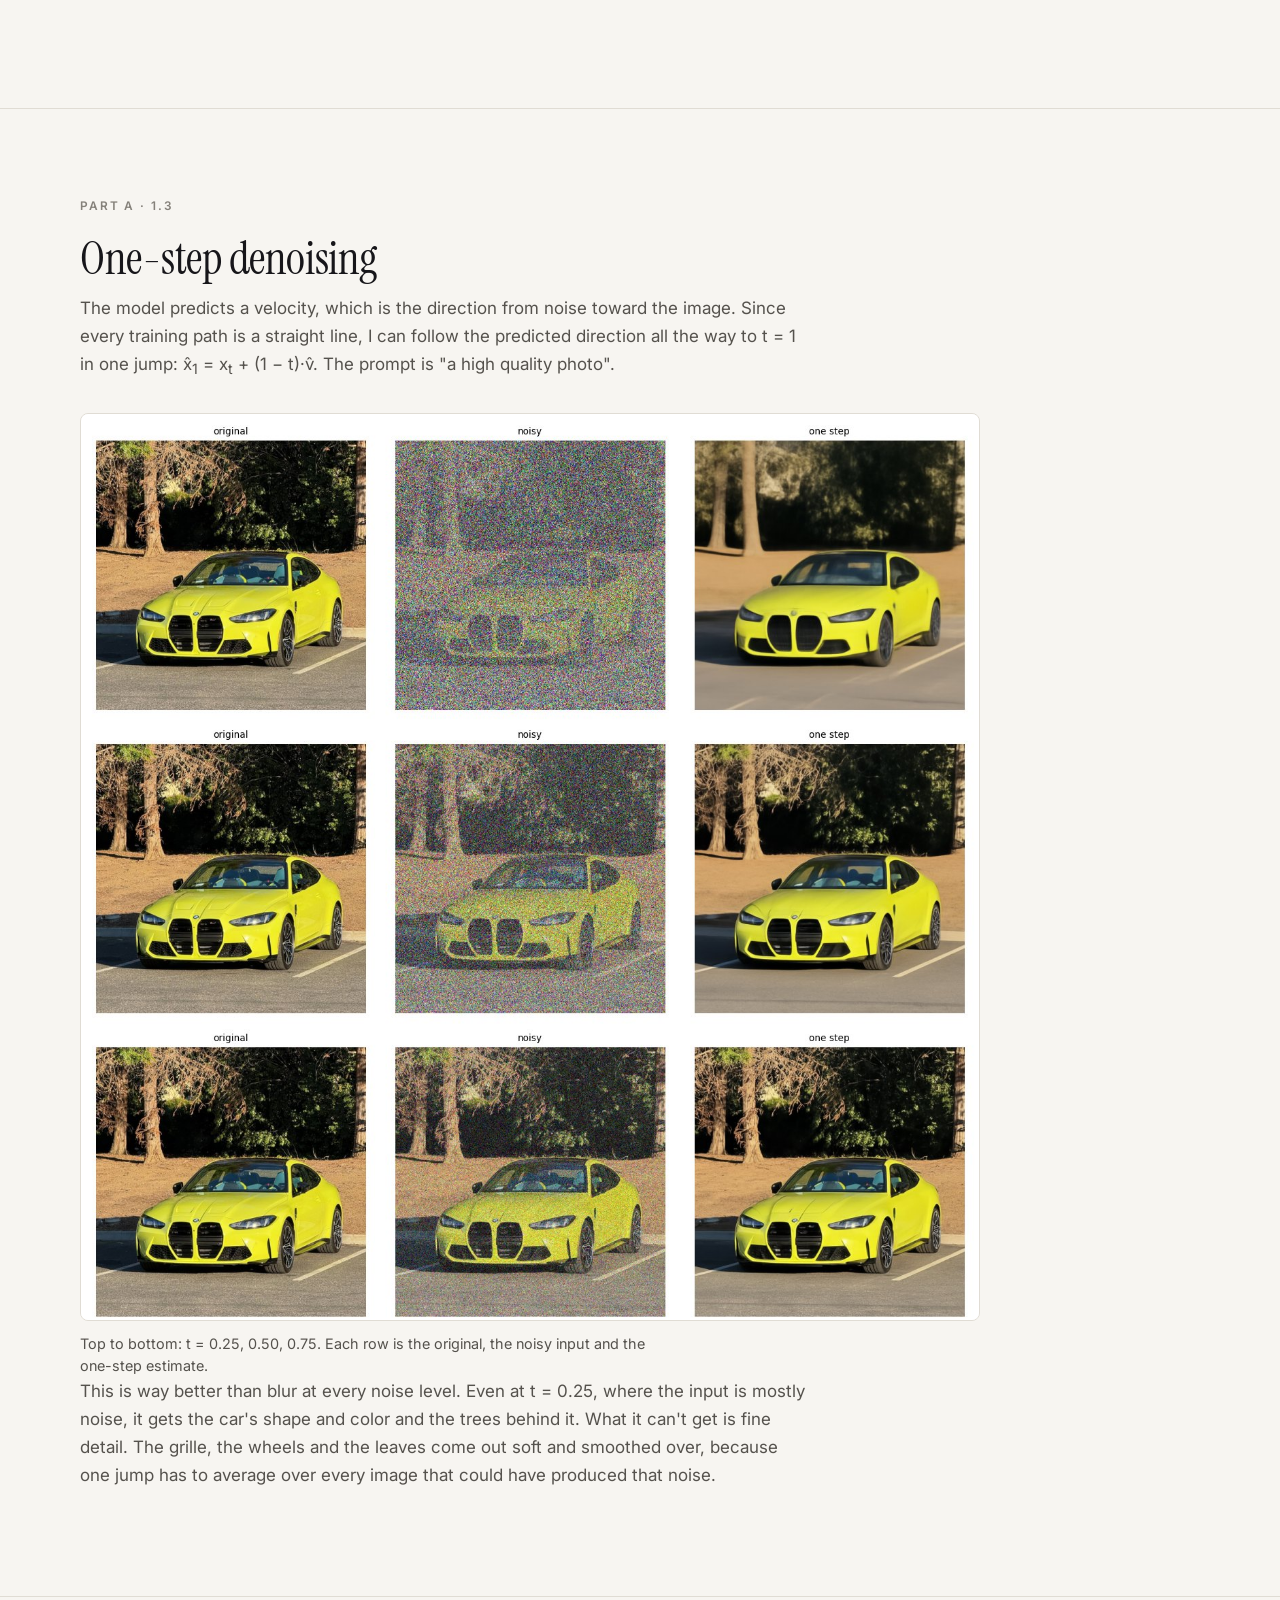
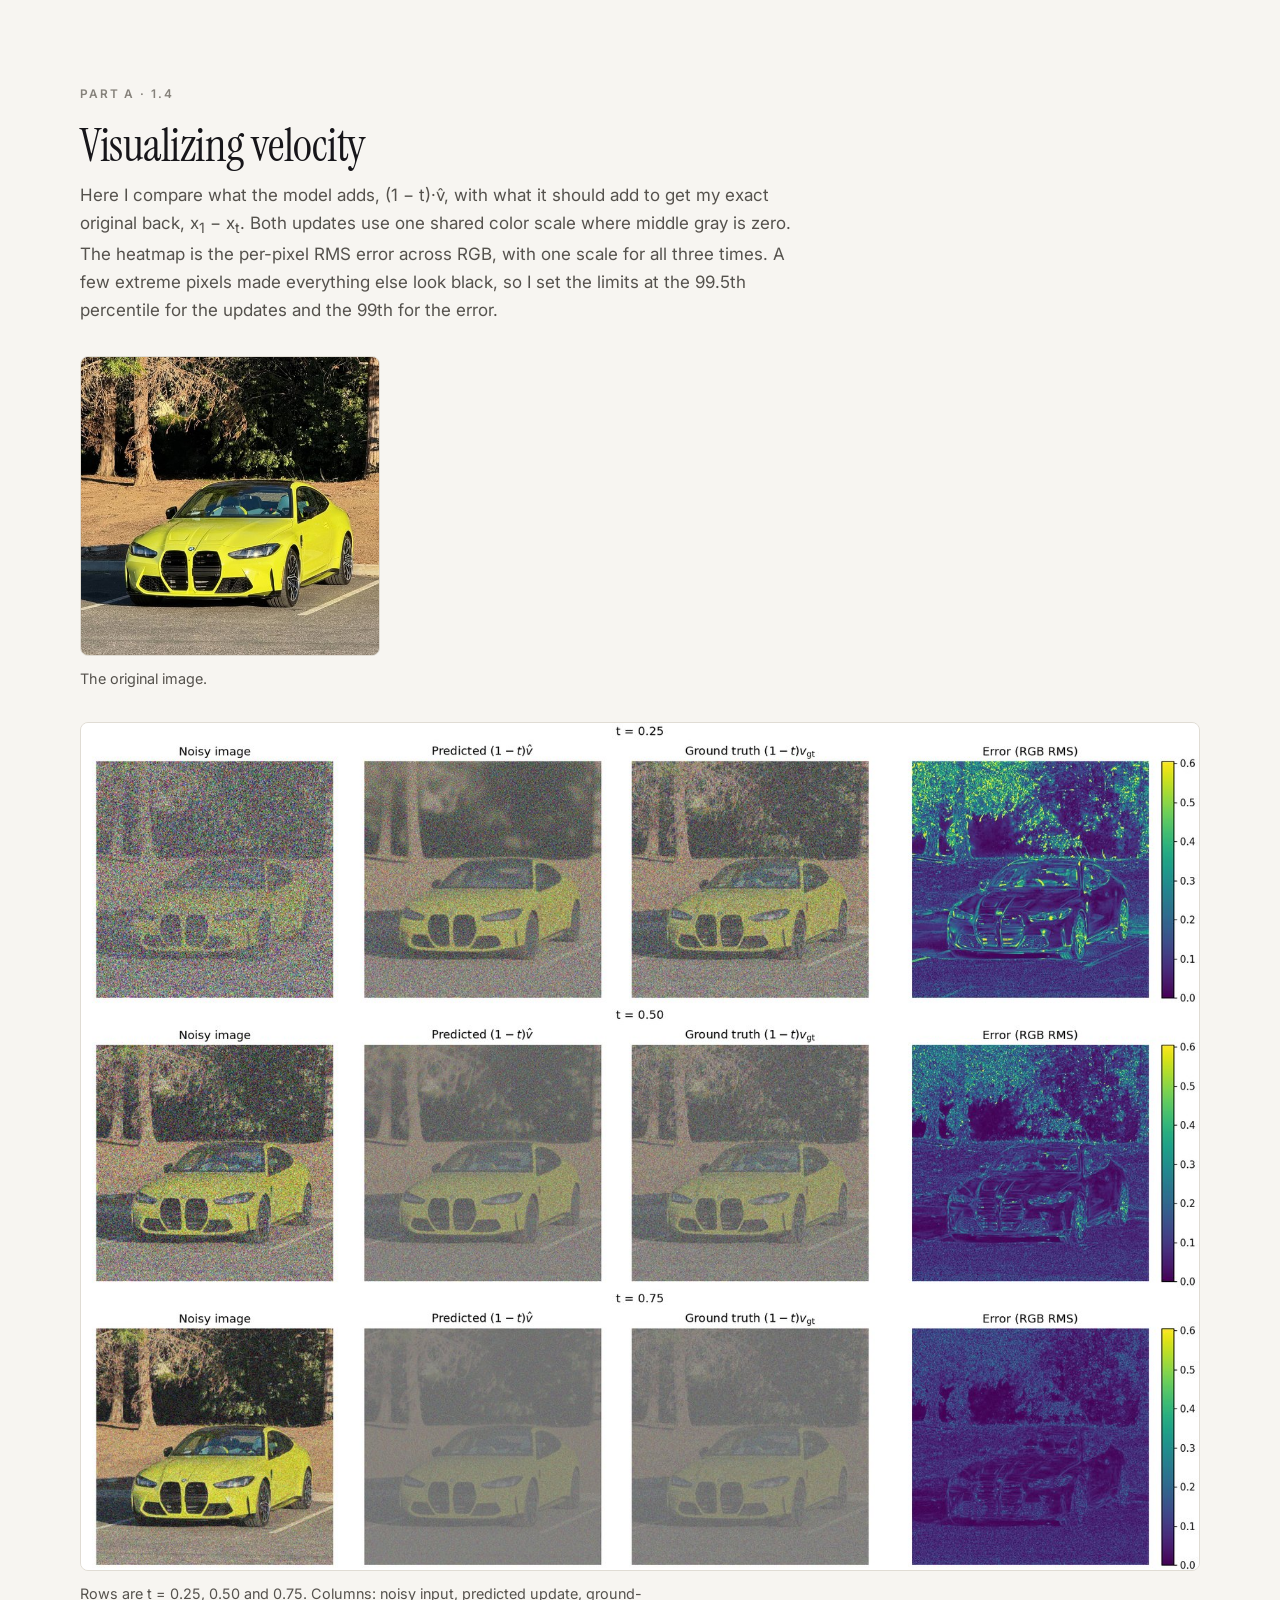
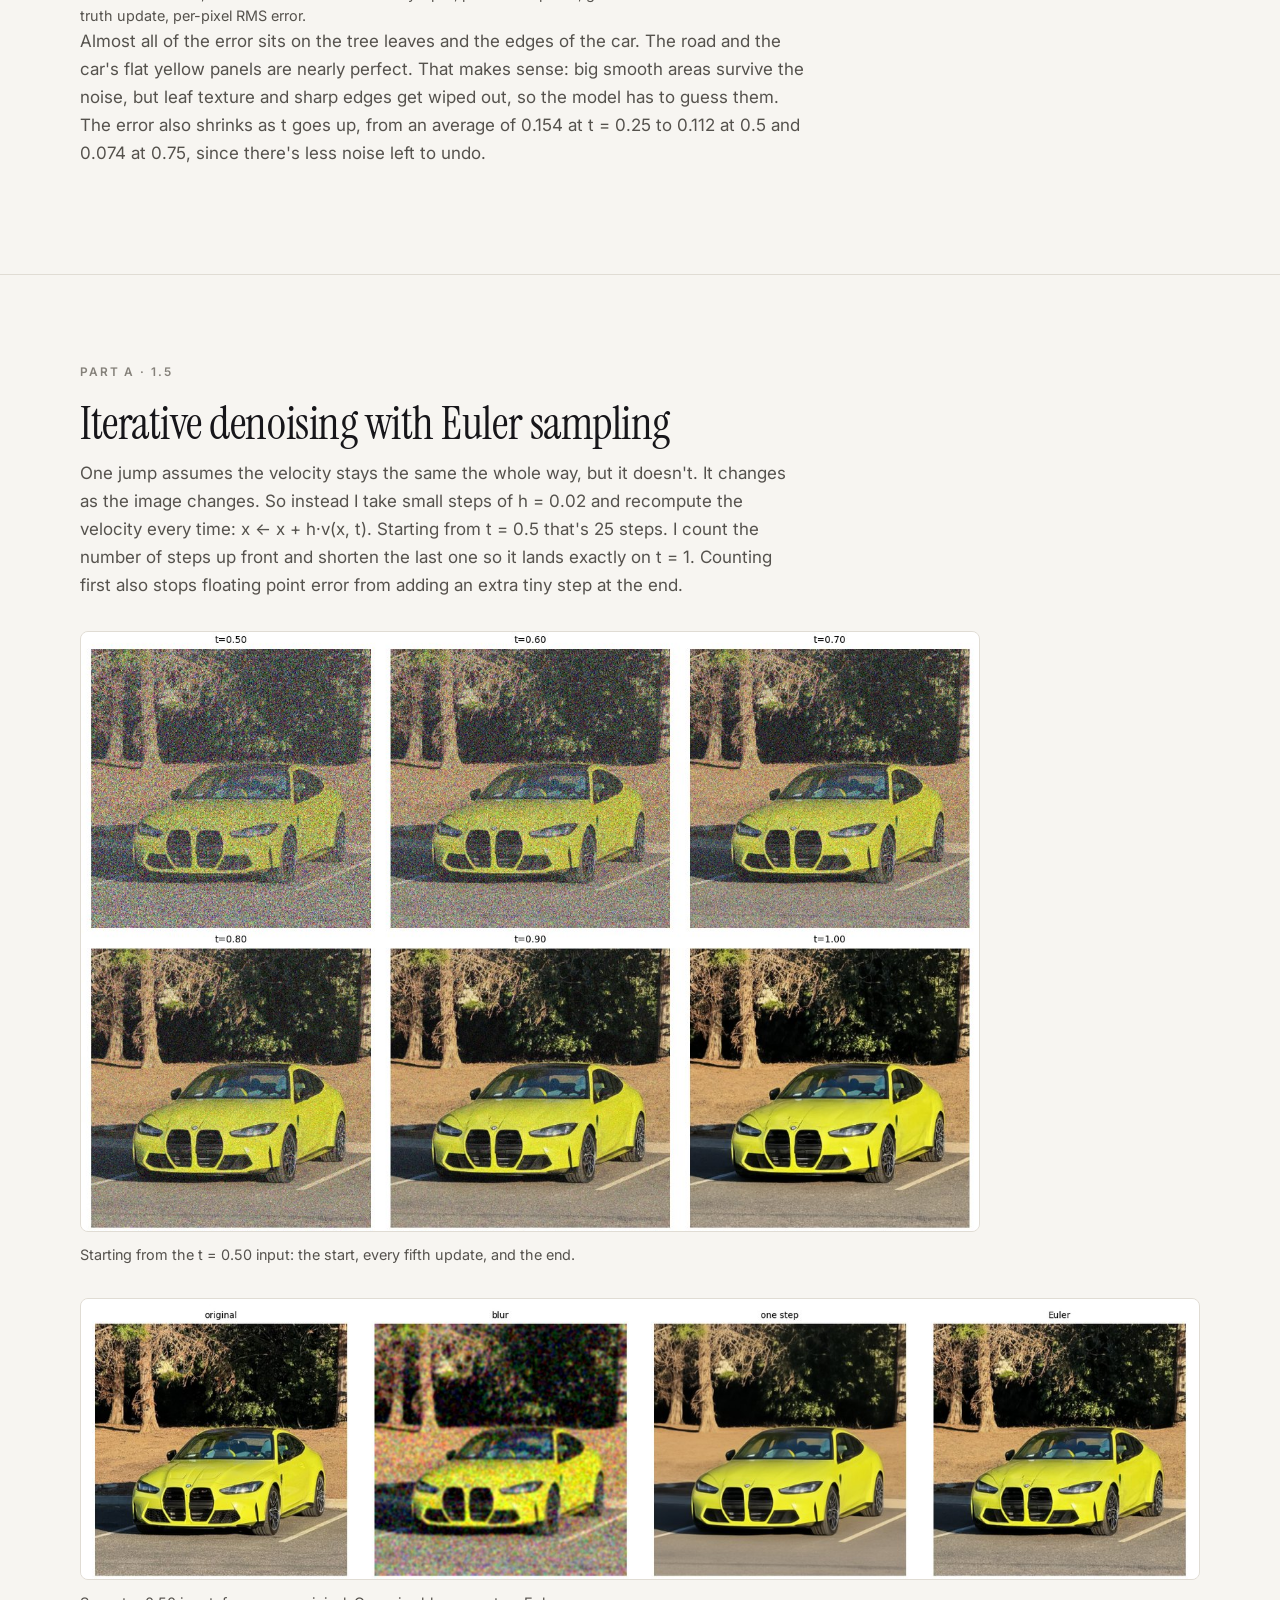
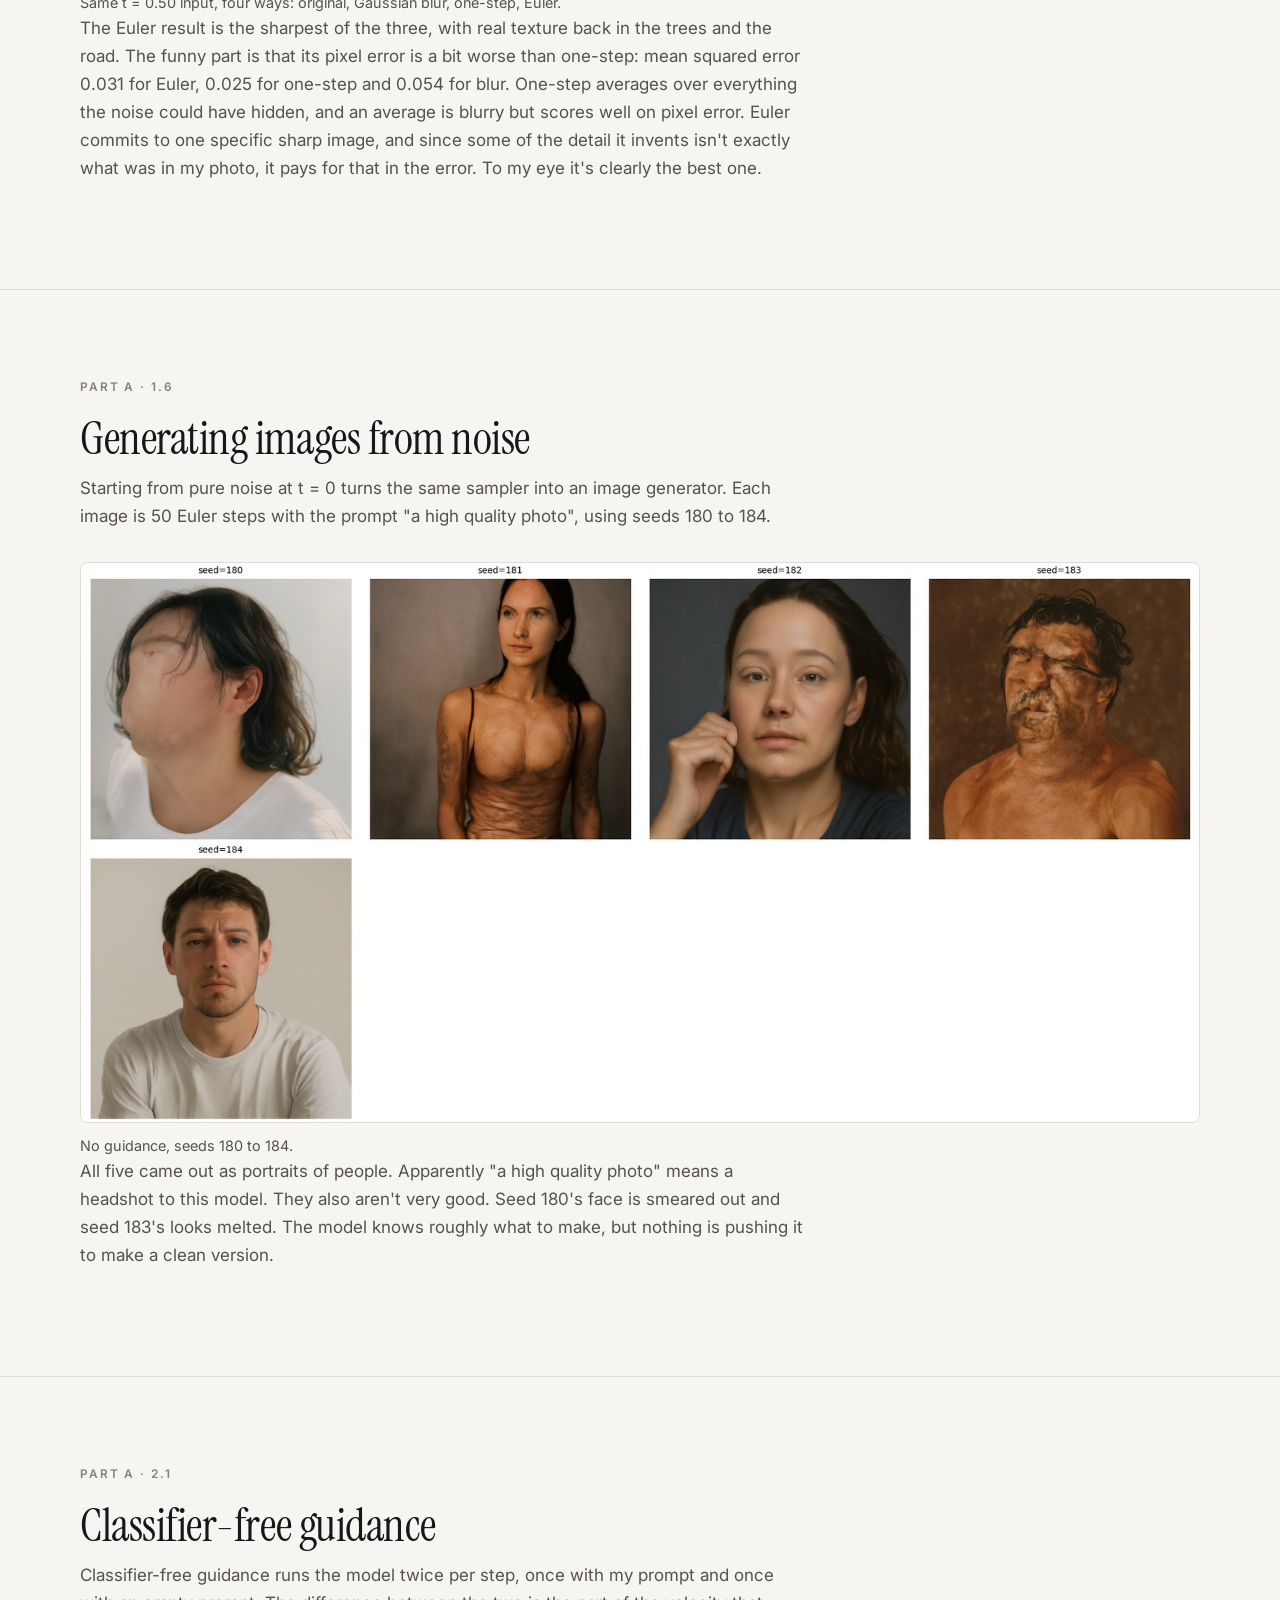
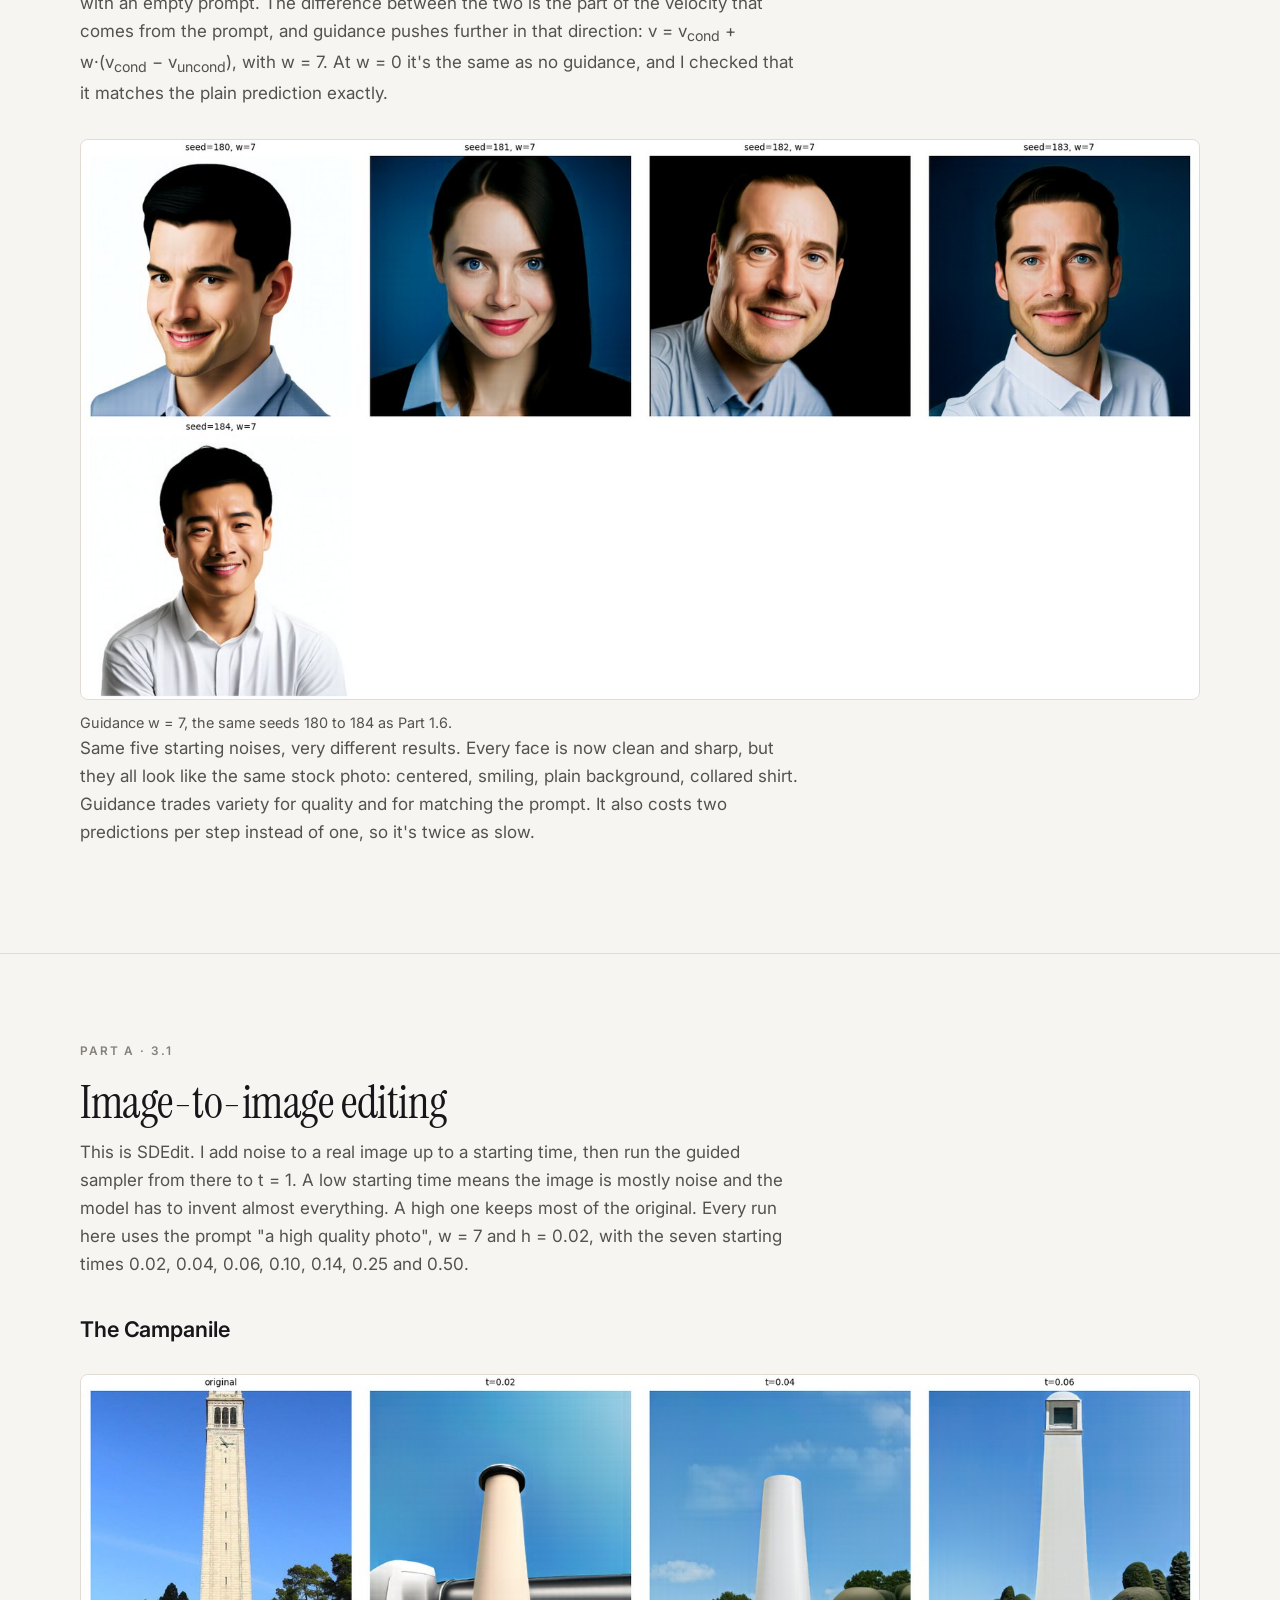
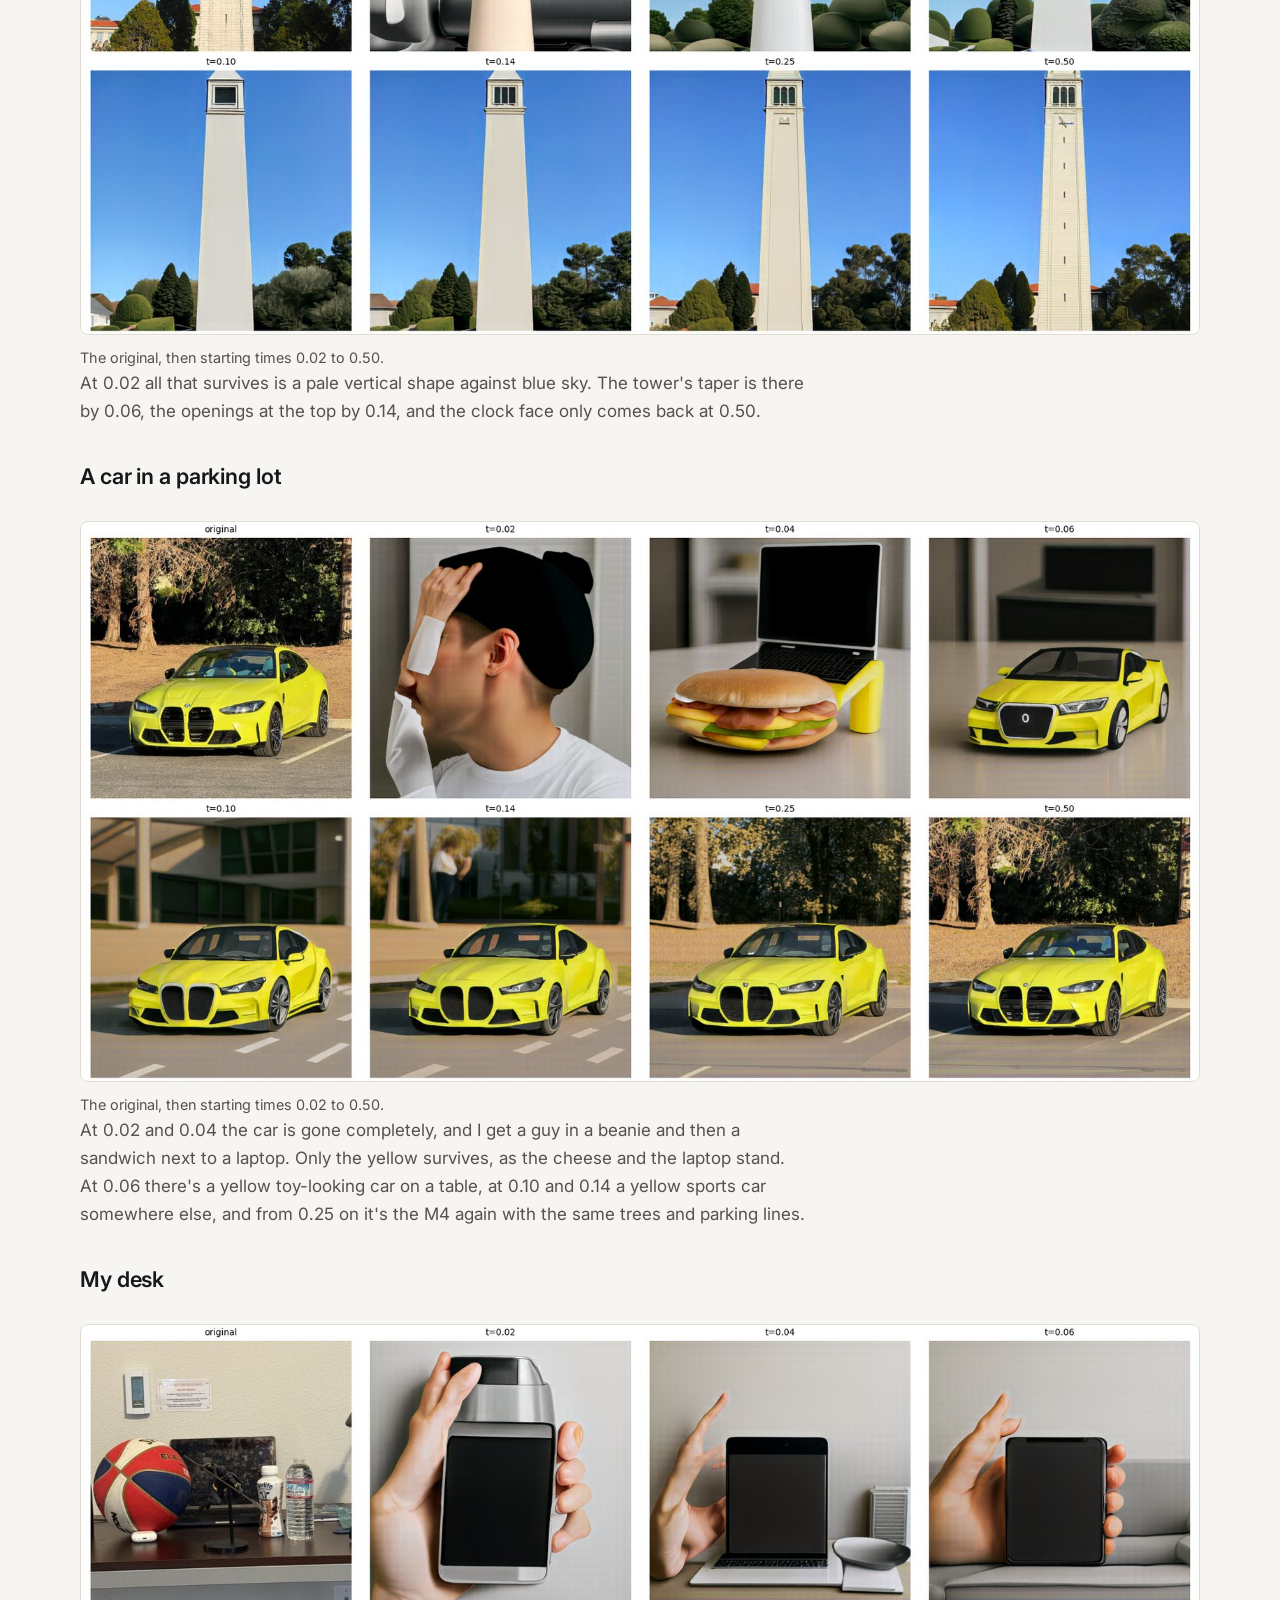
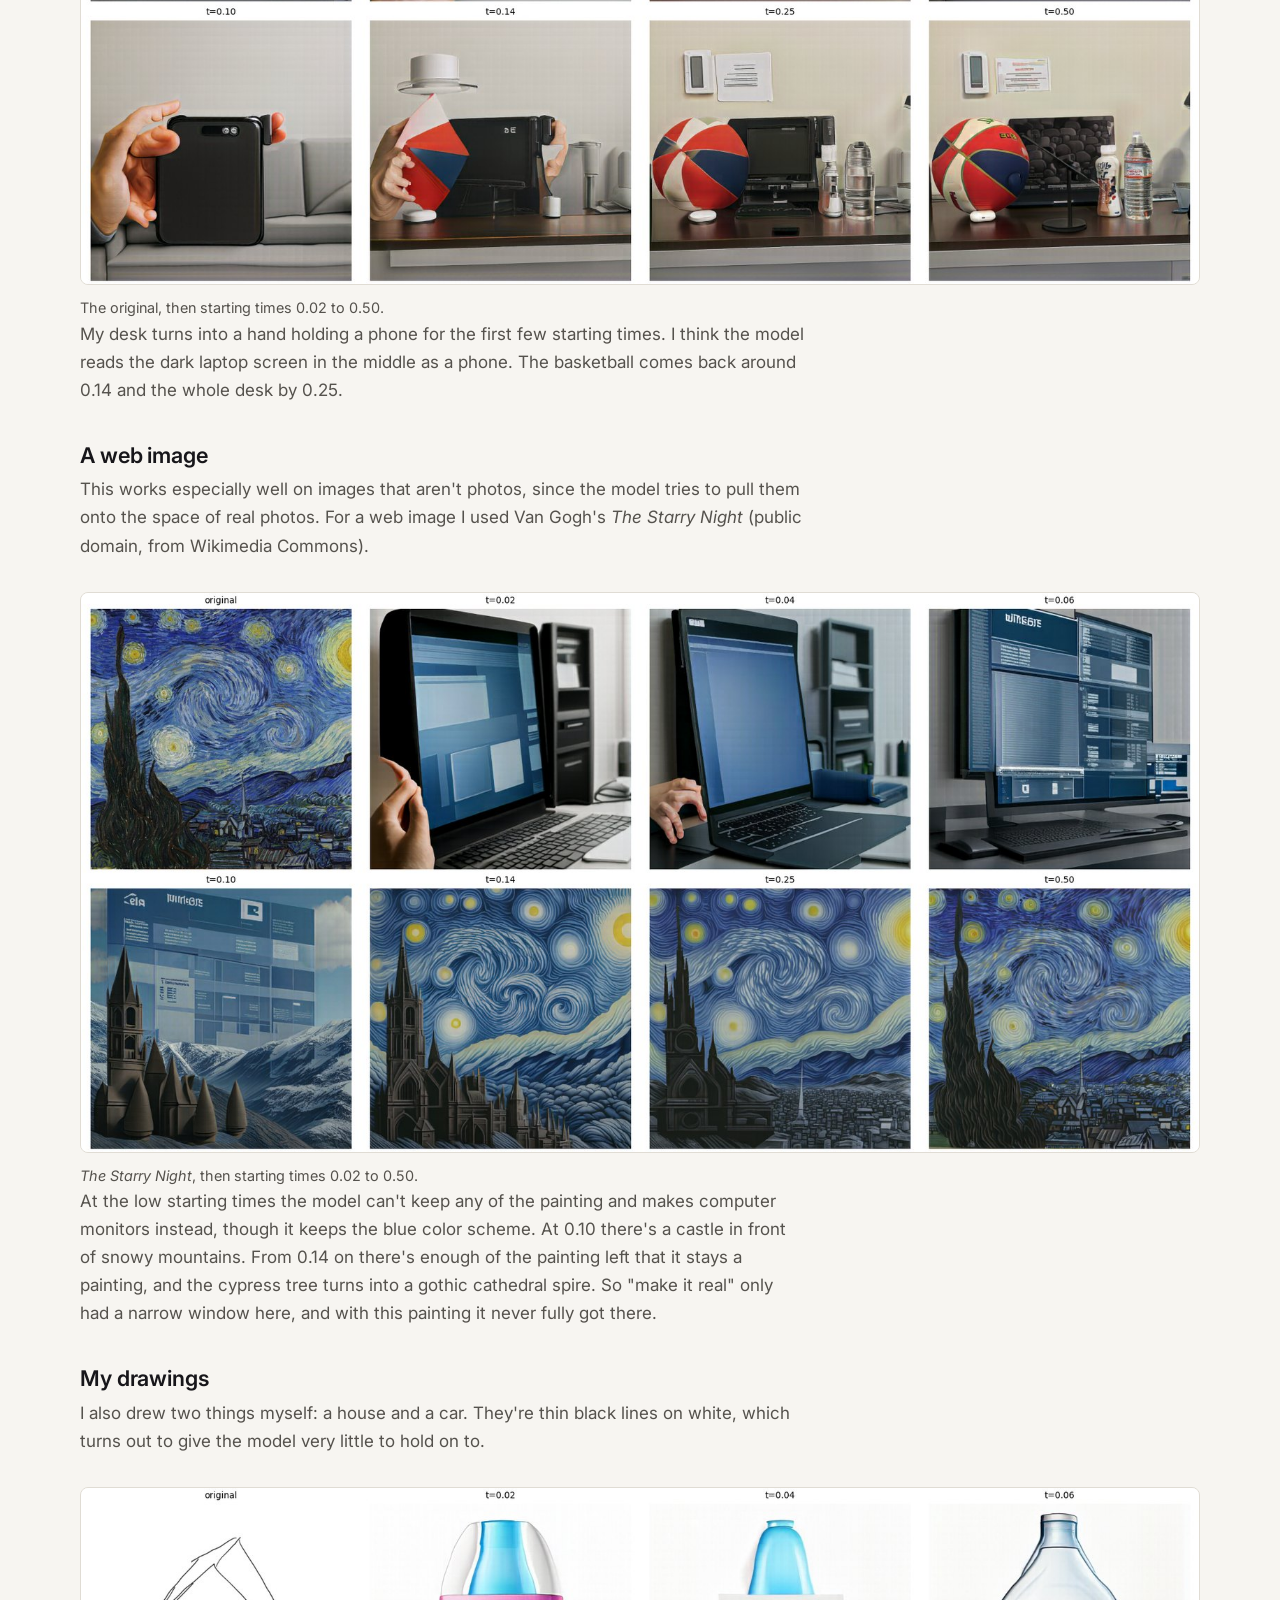
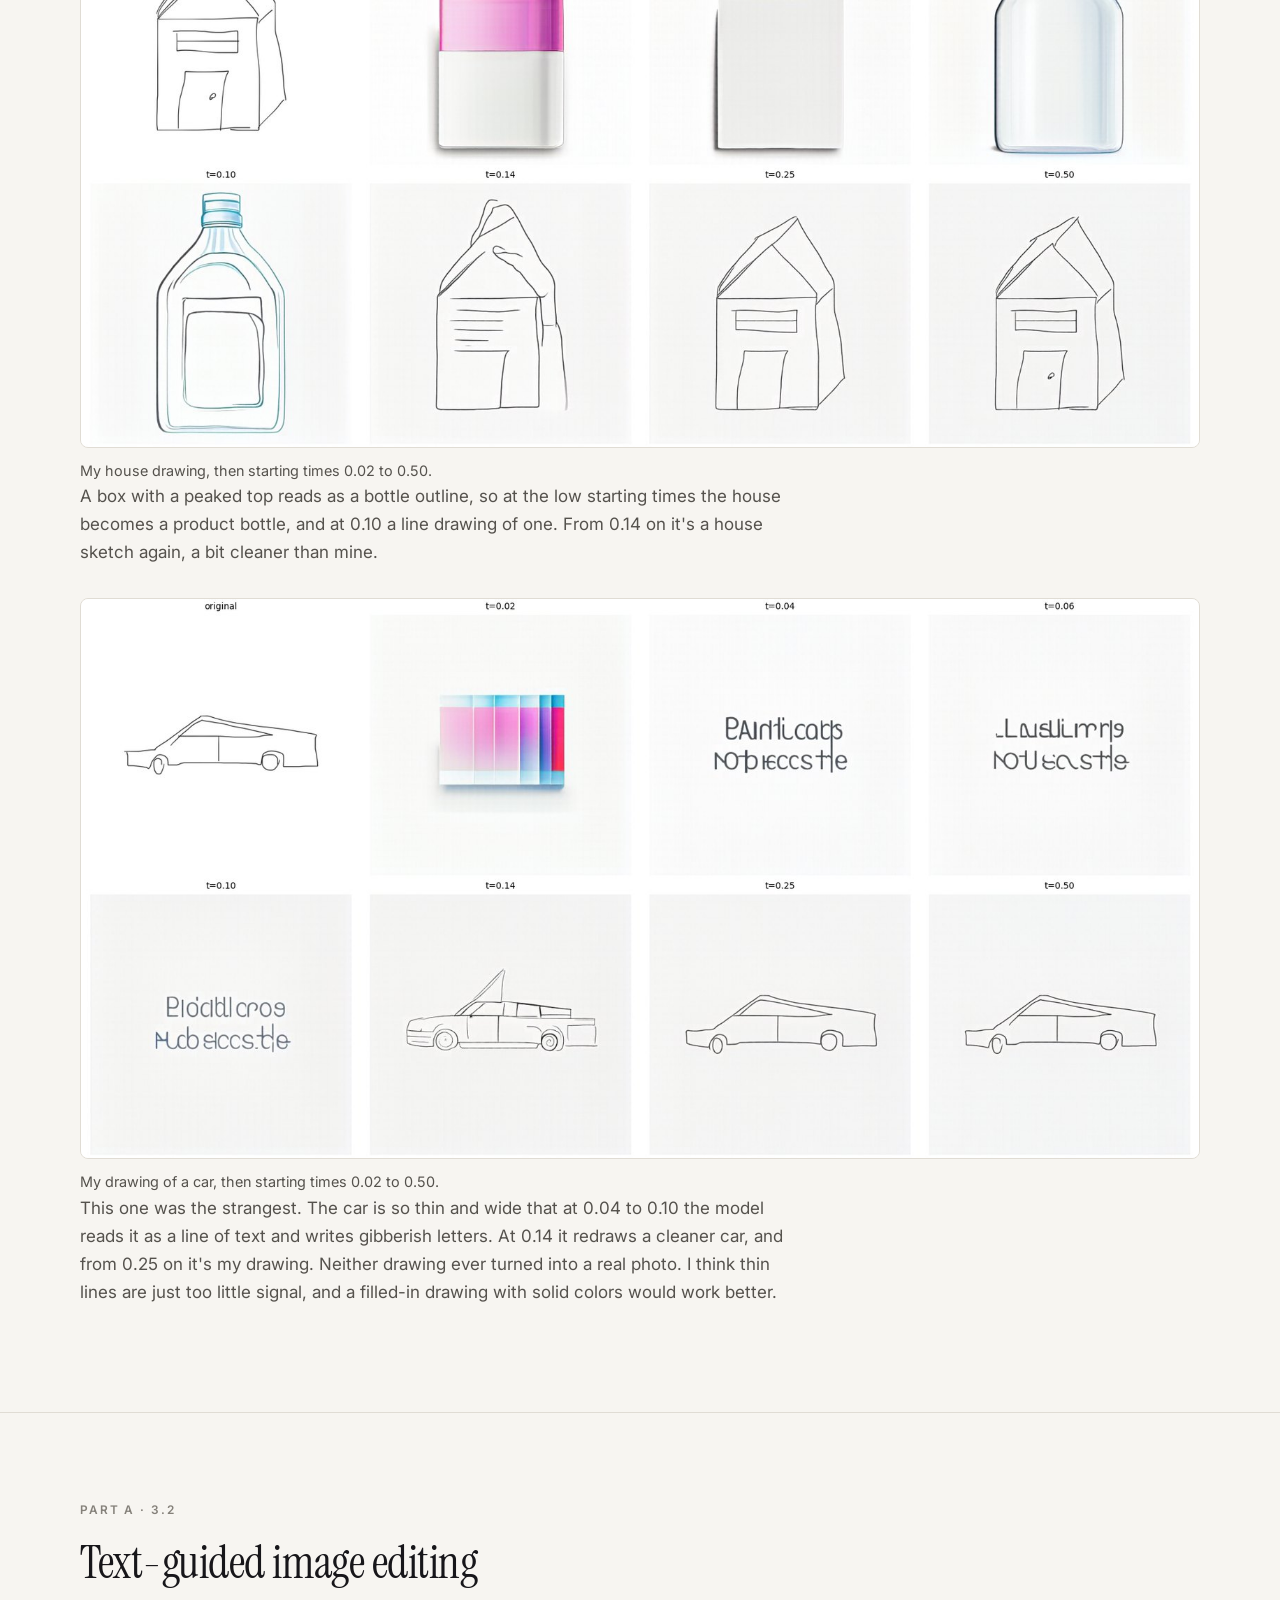
<file: 3/index.html>
<!DOCTYPE html>
<html lang="en">
<head>
  <meta charset="utf-8">
  <meta name="viewport" content="width=device-width, initial-scale=1">
  <title>Project 3: Flow Models</title>
  <meta name="description" content="CS180 Project 3: editing and illusions with a pretrained flow model (Part A), and a flow matching model trained from scratch on MNIST (Part B).">
  <link rel="stylesheet" href="/style.css">
  <link rel="icon" href="data:image/svg+xml,<svg xmlns='http://www.w3.org/2000/svg' viewBox='0 0 100 100'><text y='.9em' font-size='90'>🌀</text></svg>">
</head>
<body>

<header class="topbar">
  <div class="wrap topbar-inner">
    <a class="brand" href="/">Krish Tandon</a>
    <nav class="topnav">
      <a href="#noise">A1</a><a href="#cfg">A2</a><a href="#edit">A3</a><a href="#bells">A extra</a><a href="#partb">B1</a><a href="#b-time">B2</a><a href="#b-bells">B extra</a>
    </nav>
  </div>
</header>

<main>

  <section class="hero">
    <div class="wrap">
      <a class="backlink" href="/">&larr; All projects</a>
      <p class="eyebrow">Project 3 &middot; CS180 &middot; Fall 2026</p>
      <h1>Exploring the Power<br>of <em>Flow Models</em></h1>
      <p class="lede">In Part A I used a pretrained text-to-image flow model, PixNerd, to denoise images, generate new ones from noise, edit photos and drawings, and make optical illusions. In Part B I trained my own flow matching model from scratch to generate handwritten digits.</p>
      <ul class="meta">
        <li>Part A: pretrained PixNerd, 1.2B parameters</li>
        <li>Part B: my own UNets on MNIST</li>
        <li>all run on my MacBook's GPU</li>
      </ul>
    </div>
  </section>

  <section id="noise">
    <div class="wrap">
      <p class="eyebrow">Part A &middot; 1.1</p>
      <h2>Constructing noisy training inputs</h2>
      <div class="prose"><p>Flow matching connects noise and images with a straight line: x<sub>t</sub> = (1 &minus; t)&middot;&epsilon; + t&middot;x<sub>1</sub>, where &epsilon; is Gaussian noise and x<sub>1</sub> is the clean image. At t = 0 it's pure noise and at t = 1 it's the clean image. So this is more than adding noise on top. The image also gets scaled down by t, and the noise fills in the rest.</p><p>For my image I used a photo I took of a yellow BMW M4 I saw in a parking lot, cropped to 512&times;512. I sampled one noise tensor and reused it for all three times, so the only thing changing between them is t.</p></div><figure class="fig"><a href="media/1_1_training_inputs.jpg?v=1" target="_blank" rel="noopener"><img src="media/1_1_training_inputs.jpg?v=1" alt="The car at t = 0.25, 0.50 and 0.75, all with the same noise." loading="lazy"></a><figcaption>The car at t = 0.25, 0.50 and 0.75, all with the same noise.</figcaption></figure>
    </div>
  </section>

  <section id="blur">
    <div class="wrap">
      <p class="eyebrow">Part A &middot; 1.2</p>
      <h2>Classical denoising</h2>
      <div class="prose"><p>Before using the model, a baseline with no learning at all. At time t the image only has strength t, so I divide by t to bring it back to full brightness, then blur it with a Gaussian to average the noise away. I tried &sigma; = 1, 2, 4, 8 and 16 and kept whichever came out closest to the original.</p></div><figure class="fig" style="max-width:760px;"><a href="media/1_2_blur.jpg?v=1" target="_blank" rel="noopener"><img src="media/1_2_blur.jpg?v=1" alt="Top to bottom: t = 0.25, 0.50, 0.75. Each row is the noisy input and the best Gaussian blur of xt/t." loading="lazy"></a><figcaption>Top to bottom: t = 0.25, 0.50, 0.75. Each row is the noisy input and the best Gaussian blur of x<sub>t</sub>/t.</figcaption></figure><div class="prose"><p>At t = 0.25 the best blur was &sigma; = 8, which wipes out basically all the detail. You can tell there's a yellow car and some trees, and that's about it. At t = 0.5 and 0.75 a small blur (&sigma; = 2 and 1) was best, and lots of speckle is left over. Blur can't tell noise apart from detail. Both are high frequency, so removing one removes the other.</p></div>
    </div>
  </section>

  <section id="onestep">
    <div class="wrap">
      <p class="eyebrow">Part A &middot; 1.3</p>
      <h2>One-step denoising</h2>
      <div class="prose"><p>The model predicts a velocity, which is the direction from noise toward the image. Since every training path is a straight line, I can follow the predicted direction all the way to t = 1 in one jump: x&#770;<sub>1</sub> = x<sub>t</sub> + (1 &minus; t)&middot;v&#770;. The prompt is "a high quality photo".</p></div><figure class="fig" style="max-width:900px;"><a href="media/1_3_one_step.jpg?v=1" target="_blank" rel="noopener"><img src="media/1_3_one_step.jpg?v=1" alt="Top to bottom: t = 0.25, 0.50, 0.75. Each row is the original, the noisy input and the one-step estimate." loading="lazy"></a><figcaption>Top to bottom: t = 0.25, 0.50, 0.75. Each row is the original, the noisy input and the one-step estimate.</figcaption></figure><div class="prose"><p>This is way better than blur at every noise level. Even at t = 0.25, where the input is mostly noise, it gets the car's shape and color and the trees behind it. What it can't get is fine detail. The grille, the wheels and the leaves come out soft and smoothed over, because one jump has to average over every image that could have produced that noise.</p></div>
    </div>
  </section>

  <section id="velocity">
    <div class="wrap">
      <p class="eyebrow">Part A &middot; 1.4</p>
      <h2>Visualizing velocity</h2>
      <div class="prose"><p>Here I compare what the model adds, (1 &minus; t)&middot;v&#770;, with what it should add to get my exact original back, x<sub>1</sub> &minus; x<sub>t</sub>. Both updates use one shared color scale where middle gray is zero. The heatmap is the per-pixel RMS error across RGB, with one scale for all three times. A few extreme pixels made everything else look black, so I set the limits at the 99.5th percentile for the updates and the 99th for the error.</p></div><figure class="fig" style="max-width:300px;"><a href="media/1_4_original.jpg?v=1" target="_blank" rel="noopener"><img src="media/1_4_original.jpg?v=1" alt="The original image." loading="lazy"></a><figcaption>The original image.</figcaption></figure><figure class="fig"><a href="media/1_4_velocity.jpg?v=1" target="_blank" rel="noopener"><img src="media/1_4_velocity.jpg?v=1" alt="Rows are t = 0.25, 0.50 and 0.75. Columns: noisy input, predicted update, ground-truth update, per-pixel RMS error." loading="lazy"></a><figcaption>Rows are t = 0.25, 0.50 and 0.75. Columns: noisy input, predicted update, ground-truth update, per-pixel RMS error.</figcaption></figure><div class="prose"><p>Almost all of the error sits on the tree leaves and the edges of the car. The road and the car's flat yellow panels are nearly perfect. That makes sense: big smooth areas survive the noise, but leaf texture and sharp edges get wiped out, so the model has to guess them. The error also shrinks as t goes up, from an average of 0.154 at t = 0.25 to 0.112 at 0.5 and 0.074 at 0.75, since there's less noise left to undo.</p></div>
    </div>
  </section>

  <section id="euler">
    <div class="wrap">
      <p class="eyebrow">Part A &middot; 1.5</p>
      <h2>Iterative denoising with Euler sampling</h2>
      <div class="prose"><p>One jump assumes the velocity stays the same the whole way, but it doesn't. It changes as the image changes. So instead I take small steps of h = 0.02 and recompute the velocity every time: x &larr; x + h&middot;v(x, t). Starting from t = 0.5 that's 25 steps. I count the number of steps up front and shorten the last one so it lands exactly on t = 1. Counting first also stops floating point error from adding an extra tiny step at the end.</p></div><figure class="fig" style="max-width:900px;"><a href="media/1_5_trajectory.jpg?v=1" target="_blank" rel="noopener"><img src="media/1_5_trajectory.jpg?v=1" alt="Starting from the t = 0.50 input: the start, every fifth update, and the end." loading="lazy"></a><figcaption>Starting from the t = 0.50 input: the start, every fifth update, and the end.</figcaption></figure><figure class="fig"><a href="media/1_5_comparison.jpg?v=1" target="_blank" rel="noopener"><img src="media/1_5_comparison.jpg?v=1" alt="Same t = 0.50 input, four ways: original, Gaussian blur, one-step, Euler." loading="lazy"></a><figcaption>Same t = 0.50 input, four ways: original, Gaussian blur, one-step, Euler.</figcaption></figure><div class="prose"><p>The Euler result is the sharpest of the three, with real texture back in the trees and the road. The funny part is that its pixel error is a bit worse than one-step: mean squared error 0.031 for Euler, 0.025 for one-step and 0.054 for blur. One-step averages over everything the noise could have hidden, and an average is blurry but scores well on pixel error. Euler commits to one specific sharp image, and since some of the detail it invents isn't exactly what was in my photo, it pays for that in the error. To my eye it's clearly the best one.</p></div>
    </div>
  </section>

  <section id="generate">
    <div class="wrap">
      <p class="eyebrow">Part A &middot; 1.6</p>
      <h2>Generating images from noise</h2>
      <div class="prose"><p>Starting from pure noise at t = 0 turns the same sampler into an image generator. Each image is 50 Euler steps with the prompt "a high quality photo", using seeds 180 to 184.</p></div><figure class="fig"><a href="media/1_6_samples.jpg?v=1" target="_blank" rel="noopener"><img src="media/1_6_samples.jpg?v=1" alt="No guidance, seeds 180 to 184." loading="lazy"></a><figcaption>No guidance, seeds 180 to 184.</figcaption></figure><div class="prose"><p>All five came out as portraits of people. Apparently "a high quality photo" means a headshot to this model. They also aren't very good. Seed 180's face is smeared out and seed 183's looks melted. The model knows roughly what to make, but nothing is pushing it to make a clean version.</p></div>
    </div>
  </section>

  <section id="cfg">
    <div class="wrap">
      <p class="eyebrow">Part A &middot; 2.1</p>
      <h2>Classifier-free guidance</h2>
      <div class="prose"><p>Classifier-free guidance runs the model twice per step, once with my prompt and once with an empty prompt. The difference between the two is the part of the velocity that comes from the prompt, and guidance pushes further in that direction: v = v<sub>cond</sub> + w&middot;(v<sub>cond</sub> &minus; v<sub>uncond</sub>), with w = 7. At w = 0 it's the same as no guidance, and I checked that it matches the plain prediction exactly.</p></div><figure class="fig"><a href="media/2_1_cfg.jpg?v=1" target="_blank" rel="noopener"><img src="media/2_1_cfg.jpg?v=1" alt="Guidance w = 7, the same seeds 180 to 184 as Part 1.6." loading="lazy"></a><figcaption>Guidance w = 7, the same seeds 180 to 184 as Part 1.6.</figcaption></figure><div class="prose"><p>Same five starting noises, very different results. Every face is now clean and sharp, but they all look like the same stock photo: centered, smiling, plain background, collared shirt. Guidance trades variety for quality and for matching the prompt. It also costs two predictions per step instead of one, so it's twice as slow.</p></div>
    </div>
  </section>

  <section id="edit">
    <div class="wrap">
      <p class="eyebrow">Part A &middot; 3.1</p>
      <h2>Image-to-image editing</h2>
      <div class="prose"><p>This is SDEdit. I add noise to a real image up to a starting time, then run the guided sampler from there to t = 1. A low starting time means the image is mostly noise and the model has to invent almost everything. A high one keeps most of the original. Every run here uses the prompt "a high quality photo", w = 7 and h = 0.02, with the seven starting times 0.02, 0.04, 0.06, 0.10, 0.14, 0.25 and 0.50.</p></div><h3>The Campanile</h3><figure class="fig"><a href="media/3_1_campanile.jpg?v=1" target="_blank" rel="noopener"><img src="media/3_1_campanile.jpg?v=1" alt="The original, then starting times 0.02 to 0.50." loading="lazy"></a><figcaption>The original, then starting times 0.02 to 0.50.</figcaption></figure><div class="prose"><p>At 0.02 all that survives is a pale vertical shape against blue sky. The tower's taper is there by 0.06, the openings at the top by 0.14, and the clock face only comes back at 0.50.</p></div><h3>A car in a parking lot</h3><figure class="fig"><a href="media/3_1_car.jpg?v=1" target="_blank" rel="noopener"><img src="media/3_1_car.jpg?v=1" alt="The original, then starting times 0.02 to 0.50." loading="lazy"></a><figcaption>The original, then starting times 0.02 to 0.50.</figcaption></figure><div class="prose"><p>At 0.02 and 0.04 the car is gone completely, and I get a guy in a beanie and then a sandwich next to a laptop. Only the yellow survives, as the cheese and the laptop stand. At 0.06 there's a yellow toy-looking car on a table, at 0.10 and 0.14 a yellow sports car somewhere else, and from 0.25 on it's the M4 again with the same trees and parking lines.</p></div><h3>My desk</h3><figure class="fig"><a href="media/3_1_desk.jpg?v=1" target="_blank" rel="noopener"><img src="media/3_1_desk.jpg?v=1" alt="The original, then starting times 0.02 to 0.50." loading="lazy"></a><figcaption>The original, then starting times 0.02 to 0.50.</figcaption></figure><div class="prose"><p>My desk turns into a hand holding a phone for the first few starting times. I think the model reads the dark laptop screen in the middle as a phone. The basketball comes back around 0.14 and the whole desk by 0.25.</p></div><h3>A web image</h3><div class="prose"><p>This works especially well on images that aren't photos, since the model tries to pull them onto the space of real photos. For a web image I used Van Gogh's <em>The Starry Night</em> (public domain, from Wikimedia Commons).</p></div><figure class="fig"><a href="media/3_1_web.jpg?v=1" target="_blank" rel="noopener"><img src="media/3_1_web.jpg?v=1" alt="The Starry Night, then starting times 0.02 to 0.50." loading="lazy"></a><figcaption><em>The Starry Night</em>, then starting times 0.02 to 0.50.</figcaption></figure><div class="prose"><p>At the low starting times the model can't keep any of the painting and makes computer monitors instead, though it keeps the blue color scheme. At 0.10 there's a castle in front of snowy mountains. From 0.14 on there's enough of the painting left that it stays a painting, and the cypress tree turns into a gothic cathedral spire. So "make it real" only had a narrow window here, and with this painting it never fully got there.</p></div><h3>My drawings</h3><div class="prose"><p>I also drew two things myself: a house and a car. They're thin black lines on white, which turns out to give the model very little to hold on to.</p></div><figure class="fig"><a href="media/3_1_house.jpg?v=1" target="_blank" rel="noopener"><img src="media/3_1_house.jpg?v=1" alt="My house drawing, then starting times 0.02 to 0.50." loading="lazy"></a><figcaption>My house drawing, then starting times 0.02 to 0.50.</figcaption></figure><div class="prose"><p>A box with a peaked top reads as a bottle outline, so at the low starting times the house becomes a product bottle, and at 0.10 a line drawing of one. From 0.14 on it's a house sketch again, a bit cleaner than mine.</p></div><figure class="fig"><a href="media/3_1_car_drawing.jpg?v=1" target="_blank" rel="noopener"><img src="media/3_1_car_drawing.jpg?v=1" alt="My drawing of a car, then starting times 0.02 to 0.50." loading="lazy"></a><figcaption>My drawing of a car, then starting times 0.02 to 0.50.</figcaption></figure><div class="prose"><p>This one was the strangest. The car is so thin and wide that at 0.04 to 0.10 the model reads it as a line of text and writes gibberish letters. At 0.14 it redraws a cleaner car, and from 0.25 on it's my drawing. Neither drawing ever turned into a real photo. I think thin lines are just too little signal, and a filled-in drawing with solid colors would work better.</p></div>
    </div>
  </section>

  <section id="textedit">
    <div class="wrap">
      <p class="eyebrow">Part A &middot; 3.2</p>
      <h2>Text-guided image editing</h2>
      <div class="prose"><p>Same procedure as 3.1, except the prompt describes the edit I want instead of "a high quality photo". The low starting times follow the prompt and the high ones follow the image, and the interesting results are in the middle where both show up.</p></div><figure class="fig"><a href="media/3_2_campanile.jpg?v=1" target="_blank" rel="noopener"><img src="media/3_2_campanile.jpg?v=1" alt="The Campanile, starting times 0.02 to 0.50." loading="lazy"></a><figcaption>The Campanile, starting times 0.02 to 0.50.</figcaption></figure><div class="prose"><p><b>Prompt: "a photograph of a lighthouse on a rocky coast".</b> From 0.02 to 0.14 it's a white lighthouse with a lamp room on top and rocks at the bottom. Since the Campanile is already a tall white tower, the lighthouse takes over easily. At 0.25 it's half and half, the Campanile's top on a lighthouse body, and at 0.50 it's the Campanile again.</p></div><figure class="fig"><a href="media/3_2_car.jpg?v=1" target="_blank" rel="noopener"><img src="media/3_2_car.jpg?v=1" alt="The car photo, starting times 0.02 to 0.50." loading="lazy"></a><figcaption>The car photo, starting times 0.02 to 0.50.</figcaption></figure><div class="prose"><p><b>Prompt: "a photograph of a toy car made of lego bricks".</b> My favorite. At the low starting times it's a generic red and yellow Lego truck. At 0.10 and 0.14 it's a Lego version of the M4, with the kidney grilles and headlights still in the right spots. At 0.25 it's the real car covered in Lego texture, still in the same parking lot.</p></div><figure class="fig"><a href="media/3_2_desk.jpg?v=1" target="_blank" rel="noopener"><img src="media/3_2_desk.jpg?v=1" alt="My desk, starting times 0.02 to 0.50." loading="lazy"></a><figcaption>My desk, starting times 0.02 to 0.50.</figcaption></figure><div class="prose"><p><b>Prompt: "a still life oil painting of fruit on a wooden table".</b> At first it's a normal fruit bowl painting. At 0.10 and 0.14 the objects on my desk turn into still life objects: the basketball becomes a pomegranate, the laptop becomes a black cooking pot, and the bottles become glass jars. At 0.25 and 0.50 it's an oil painting of my actual desk, basketball included.</p></div>
    </div>
  </section>

  <section id="anagram">
    <div class="wrap">
      <p class="eyebrow">Part A &middot; 3.3</p>
      <h2>Visual anagrams</h2>
      <div class="prose"><p>A visual anagram is one image that shows one thing right side up and something else upside down. At every Euler step I predict two guided velocities: one for prompt A on the image as it is, and one for prompt B on the image turned upside down. The second velocity gets turned back upright so both are in the same frame, then I average them and take the step. The final image has to satisfy both prompts at once, one in each orientation.</p><p>First the course's pair, to check that my version works: "an oil painting of an old man" and "an oil painting of people around a campfire". Upright it's an old man with a white beard, and upside down his lit-up forehead becomes the fire.</p></div><figure class="fig" style="max-width:760px;"><a href="media/3_3_oldman.jpg?v=1" target="_blank" rel="noopener"><img src="media/3_3_oldman.jpg?v=1" alt="Left: &quot;an oil painting of an old man&quot;. Right: the same image upside down, &quot;an oil painting of people around a campfire&quot;." loading="lazy"></a><figcaption>Left: "an oil painting of an old man". Right: the same image upside down, "an oil painting of people around a campfire".</figcaption></figure><h3>My three</h3><figure class="fig" style="max-width:760px;"><a href="media/3_3_skull.jpg?v=1" target="_blank" rel="noopener"><img src="media/3_3_skull.jpg?v=1" alt="Upright: a skull. Upside down: a bowl of fruit." loading="lazy"></a><figcaption>Upright: a skull. Upside down: a bowl of fruit.</figcaption></figure><div class="prose"><p><b>"a lithograph of a skull" / "a lithograph of a bowl of fruit".</b> Upright, apples sit in the eye sockets and the teeth run along the bottom. Upside down, the top of the skull becomes the bowl. This was my best one.</p></div><figure class="fig" style="max-width:760px;"><a href="media/3_3_face.jpg?v=1" target="_blank" rel="noopener"><img src="media/3_3_face.jpg?v=1" alt="Upright: a face. Upside down: a mountain range." loading="lazy"></a><figcaption>Upright: a face. Upside down: a mountain range.</figcaption></figure><div class="prose"><p><b>"a charcoal drawing of a face" / "a charcoal drawing of a mountain range".</b> A blue charcoal face, and upside down its brow and nose turn into snowy peaks.</p></div><figure class="fig" style="max-width:760px;"><a href="media/3_3_cat.jpg?v=1" target="_blank" rel="noopener"><img src="media/3_3_cat.jpg?v=1" alt="Upright: a cat. Upside down: a teapot." loading="lazy"></a><figcaption>Upright: a cat. Upside down: a teapot.</figcaption></figure><div class="prose"><p><b>"an oil painting of a cat" / "an oil painting of a teapot".</b> A black cat with pointed ears, and upside down its ears become the teapot's legs and its tail becomes the handle. The cat is a little blobby, but both read.</p></div><h3>What didn't work</h3><figure class="fig"><a href="media/3_3_fails.jpg?v=1" target="_blank" rel="noopener"><img src="media/3_3_fails.jpg?v=1" alt="Each pair shown upright then upside down: flowers / duck, sailboat / fox, forest / city skyline." loading="lazy"></a><figcaption>Each pair shown upright then upside down: flowers / duck, sailboat / fox, forest / city skyline.</figcaption></figure><div class="prose"><p>Not every pair works. Flowers and a duck came out as a duck both ways, and the flowers never showed up. Sailboat and fox was a clear fox upside down with no real sailboat. Forest and city skyline technically worked, but the model cheated: it split the picture into a top half and a mirrored bottom half, like a reflection in a lake, so each half only had to be one thing. The pairs that worked were ones where both subjects can share the same shapes, like round fruit and round eye sockets, or a cat's ears and a teapot's legs.</p></div>
    </div>
  </section>

  <section id="hybrid">
    <div class="wrap">
      <p class="eyebrow">Part A &middot; 3.4</p>
      <h2>Hybrid images</h2>
      <div class="prose"><p>A hybrid image looks like one thing up close and something else from far away, like the ones I made in Project 2. Here the hybrid gets built during sampling instead of from two finished photos. At every step I predict guided velocities for both prompts, keep the low frequencies of the far prompt's velocity and the high frequencies of the close prompt's velocity, and add them: v = lowpass(v<sub>far</sub>) + v<sub>near</sub> &minus; lowpass(v<sub>near</sub>). The low pass is the provided Gaussian blur with a 265 pixel kernel and &sigma; = 16.</p></div><figure class="fig" style="max-width:700px;"><a href="media/3_4_horse.jpg?v=1" target="_blank" rel="noopener"><img src="media/3_4_horse.jpg?v=1" alt="Full size (up close) and shrunk down (from far away)." loading="lazy"></a><figcaption>Full size (up close) and shrunk down (from far away).</figcaption></figure><div class="prose"><p><b>Far: "a lithograph of a horse". Near: "a lithograph of mountains".</b> Shrunk down it's a black horse head. Up close the jagged edges and white streaks turn into snowy mountain ridges.</p></div><figure class="fig" style="max-width:700px;"><a href="media/3_4_cat.jpg?v=1" target="_blank" rel="noopener"><img src="media/3_4_cat.jpg?v=1" alt="Full size (up close) and shrunk down (from far away)." loading="lazy"></a><figcaption>Full size (up close) and shrunk down (from far away).</figcaption></figure><div class="prose"><p><b>Far: "a lithograph of a close up of a cat's face". Near: "a lithograph of a flower garden".</b> From far away it's the black silhouette of a cat's head, ears and all. Up close it's a bunch of flowers and leaves.</p></div><h3>What didn't work</h3><figure class="fig"><a href="media/3_4_fails.jpg?v=1" target="_blank" rel="noopener"><img src="media/3_4_fails.jpg?v=1" alt="Far / near: skull / city at night, smiling face / ocean waves, panda / bamboo forest, apple / crowd of people." loading="lazy"></a><figcaption>Far / near: skull / city at night, smiling face / ocean waves, panda / bamboo forest, apple / crowd of people.</figcaption></figure><div class="prose"><p>These were a lot harder than the anagrams. I tried twelve pairs and two of them worked. In almost every run the far prompt only controlled the outline of the picture, and the close prompt filled the inside with its own subject. A skull turned into a skull-shaped city, and a smiling face turned into an oval full of ocean waves. My guess is that the &sigma; = 16 low pass keeps the overall shape but not enough of the smaller features like eyes and a mouth, and every "lithograph" prompt put its subject on plain white paper, which leaves even less for the low frequencies to show. The ones that worked are subjects you can recognize from their silhouette alone, like a horse's head or a cat's ears.</p></div>
    </div>
  </section>

  <section id="bells">
    <div class="wrap">
      <p class="eyebrow">Part A &middot; Bells &amp; whistles</p>
      <h2>Extra: more anagrams and a course logo</h2>
      <h3>More visual anagrams</h3><div class="prose"><p>The Visual Anagrams paper points out that flipping upside down is only one option. Any view works as long as it only moves pixels around or flips their sign, since then pure Gaussian noise still looks like pure Gaussian noise after the view, and the model can denoise the transformed image like normal. I added two: a quarter turn and color inversion. The algorithm is the same as 3.3 with a view F and its inverse in place of the rotation: average v(x, a) and F<sup>&minus;1</sup>(v(F(x), b)).</p></div><figure class="fig" style="max-width:760px;"><a href="media/bw_rot90.jpg?v=1" target="_blank" rel="noopener"><img src="media/bw_rot90.jpg?v=1" alt="Left: &quot;an oil painting of a giraffe&quot;. Right: the same image turned 90&amp;deg;, &quot;an oil painting of a crocodile&quot;." loading="lazy"></a><figcaption>Left: "an oil painting of a giraffe". Right: the same image turned 90&deg;, "an oil painting of a crocodile".</figcaption></figure><div class="prose"><p><b>Quarter turn: "an oil painting of a giraffe" / "an oil painting of a crocodile".</b> Upright it's a spotted giraffe. Turned on its side, the giraffe's long neck becomes a crocodile's snout, teeth and all, and the spots turn into scales.</p></div><figure class="fig" style="max-width:760px;"><a href="media/bw_negative.jpg?v=1" target="_blank" rel="noopener"><img src="media/bw_negative.jpg?v=1" alt="Left: &quot;an oil painting of a snowy village&quot;. Right: the same image with its colors inverted, &quot;an oil painting of a starry night sky&quot;." loading="lazy"></a><figcaption>Left: "an oil painting of a snowy village". Right: the same image with its colors inverted, "an oil painting of a starry night sky".</figcaption></figure><div class="prose"><p><b>Color inversion: "an oil painting of a snowy village" / "an oil painting of a starry night sky".</b> Normally it's a snowy village during the day. Inverted, the bright snow and sky go dark and the dark walls light up, so it becomes the same village at night with glowing windows. The "starry" part only half worked, since the sky is dark but there aren't really any stars.</p></div><div class="prose"><p>Two other candidates didn't work. Tree / river came out as a tree, and sideways it only reads as a riverbank. Polar bear / black cat is a fun failure: the model drew a white cat instead of a polar bear, because a white cat turns into a black cat for free when you invert it.</p></div><h3>A course logo</h3><div class="prose"><p>For a course logo I ran the text-guided editing from 3.2 on the Campanile with the prompt "a minimalist flat vector logo of a clock tower, navy blue and gold". Lower starting times give the model more room to redraw it as a flat graphic, and higher ones keep more of the photo.</p></div><figure class="fig" style="max-width:980px;"><a href="media/bw_logo.jpg?v=1" target="_blank" rel="noopener"><img src="media/bw_logo.jpg?v=1" alt="The Campanile, then starting times 0.04 to 0.25." loading="lazy"></a><figcaption>The Campanile, then starting times 0.04 to 0.25.</figcaption></figure><div class="prose"><p>At 0.04 and 0.06 it stops being the Campanile and turns into a generic flat church steeple with navy hills. At 0.10 it's my favorite: a flat Campanile that still has its clock face and arched belfry, with navy and gold trees at the bottom. That's the one I'd use as the logo. By 0.14 and 0.25 it's mostly the photo again, with flat-shaded trees.</p></div>
    </div>
  </section>

  <section id="partb" class="hero" style="padding-block: clamp(2.5rem, 6vw, 4.5rem);">
    <div class="wrap">
      <p class="eyebrow">Project 3 &middot; Part B</p>
      <h1 style="font-size: clamp(2.2rem, 5vw, 3.4rem);">Flow Matching<br><em>from Scratch</em></h1>
    </div>
  </section>

  <section id="b-unet">
    <div class="wrap">
      <p class="eyebrow">Part B &middot; 1.1</p>
      <h2>A single-step denoising UNet</h2>
      <div class="prose"><p>In Part B I trained my own flow matching model from scratch on MNIST. First a plain one-step denoiser, to see why one step isn't enough to generate anything, then a UNet that learns the flow from noise to digits, first with only time as input and then with the digit's class too.</p><p>The denoiser is a UNet. It shrinks the 28&times;28 digit down to 14&times;14, then 7&times;7, then a single 1&times;1 summary, and then grows it back up. At each size on the way back up it concatenates the matching tensor from the way down. Those skip connections let fine detail jump straight across instead of having to squeeze through the bottleneck.</p><p>I built it from the course's blocks: Conv, DownConv and UpConv (each a convolution with batch norm and GELU), Flatten (a 7&times;7 average pool), Unflatten (a 7&times;7 transposed convolution), and ConvBlock, DownBlock and UpBlock, which stack two of those for more depth. With D = 128 hidden channels it has 7.89 million parameters.</p></div>
    </div>
  </section>

  <section id="b-noise">
    <div class="wrap">
      <p class="eyebrow">Part B &middot; 1.2</p>
      <h2>Noising digits</h2>
      <div class="prose"><p>To train a denoiser I need pairs of noisy and clean digits. Here the noisy digit is z = x + &sigma;&middot;&epsilon;. That's plain added noise, without the scaling of the image that Part A's path used. These are five test digits at &sigma; = 0, 0.2, 0.4, 0.5, 0.6, 0.8 and 1.0, all using the same noise draw so only &sigma; changes.</p></div><figure class="fig" style="max-width:640px;"><a href="media/b_1_2_noise.jpg?v=1" target="_blank" rel="noopener"><img src="media/b_1_2_noise.jpg?v=1" alt="Rows are five test digits. Columns are &amp;sigma; = 0 to 1." loading="lazy"></a><figcaption>Rows are five test digits. Columns are &sigma; = 0 to 1.</figcaption></figure>
    </div>
  </section>

  <section id="b-train">
    <div class="wrap">
      <p class="eyebrow">Part B &middot; 1.2.1</p>
      <h2>Training the denoiser at &sigma; = 0.5</h2>
      <div class="prose"><p>I trained it to map z back to x with an L2 loss at &sigma; = 0.5, for 5 epochs with batch size 256 and Adam at a learning rate of 1e-4. The noise is drawn fresh every time a batch comes out of the loader, so the model never sees the same noisy digit twice. I plotted the loss on a log scale, since the first few steps are around 40 times larger than the rest and squash a normal plot flat.</p></div><figure class="fig" style="max-width:760px;"><a href="media/b_1_2_1_loss.jpg?v=1" target="_blank" rel="noopener"><img src="media/b_1_2_1_loss.jpg?v=1" alt="Training loss for all 5 epochs (1,175 steps), log scale. Faint: every step. Solid: 100-step average." loading="lazy"></a><figcaption>Training loss for all 5 epochs (1,175 steps), log scale. Faint: every step. Solid: 100-step average.</figcaption></figure><figure class="fig" style="max-width:900px;"><a href="media/b_1_2_1_epoch1.jpg?v=1" target="_blank" rel="noopener"><img src="media/b_1_2_1_epoch1.jpg?v=1" alt="After epoch 1. Rows: clean test digit, noisy input at &amp;sigma; = 0.5, denoised output." loading="lazy"></a><figcaption>After epoch 1. Rows: clean test digit, noisy input at &sigma; = 0.5, denoised output.</figcaption></figure><figure class="fig" style="max-width:900px;"><a href="media/b_1_2_1_epoch5.jpg?v=1" target="_blank" rel="noopener"><img src="media/b_1_2_1_epoch5.jpg?v=1" alt="After epoch 5, on the same digits and the same noise." loading="lazy"></a><figcaption>After epoch 5, on the same digits and the same noise.</figcaption></figure><div class="prose"><p>After 1 epoch the outputs are already the right digits, but they're soft and have gray smudges where the noise was. By epoch 5 they're clean and sharp and look almost like the originals. The loss falls from 0.186 on the very first step to 0.021 averaged over epoch 1, and 0.008 over epoch 5. The cleaned digits do come out a little smoother and more even than real handwriting. With an L2 loss the model predicts the average of all the digits that could have made that noisy image, and an average is smooth.</p></div>
    </div>
  </section>

  <section id="b-ood">
    <div class="wrap">
      <p class="eyebrow">Part B &middot; 1.2.2</p>
      <h2>Out-of-distribution noise levels</h2>
      <div class="prose"><p>This model only ever saw &sigma; = 0.5. Here are the same five digits and the same noise draw at every &sigma; from 0 to 1. Each pair of rows is the noisy input and the denoiser's output.</p></div><figure class="fig" style="max-width:640px;"><a href="media/b_1_2_2_ood.jpg?v=1" target="_blank" rel="noopener"><img src="media/b_1_2_2_ood.jpg?v=1" alt="Columns are &amp;sigma; = 0, 0.2, 0.4, 0.5, 0.6, 0.8, 1.0. Rows alternate noisy input and output." loading="lazy"></a><figcaption>Columns are &sigma; = 0, 0.2, 0.4, 0.5, 0.6, 0.8, 1.0. Rows alternate noisy input and output.</figcaption></figure><div class="prose"><p>Up to &sigma; = 0.6 the outputs are clean, including at &sigma; = 0, where it gets a perfectly clean digit and gives it back almost unchanged. Past that it falls apart. At 0.8 and 1.0 the outputs pick up extra strokes and the 1 turns into a 7. With more noise than it's used to, it treats some of the noise as part of the digit and draws it in. The average error against the clean digits grows steadily the further &sigma; gets from 0.5:</p></div><div class="tbl-wrap"><table class="data"><thead><tr><th>&sigma;</th><th>0</th><th>0.2</th><th>0.4</th><th>0.5</th><th>0.6</th><th>0.8</th><th>1.0</th></tr></thead><tbody><tr><td>MSE</td><td>0.0027</td><td>0.0033</td><td>0.0052</td><td>0.0070</td><td>0.0104</td><td>0.0235</td><td>0.0442</td></tr></tbody></table></div><div class="prose"><p>Interestingly the error is lowest at &sigma; = 0, below the noise level it was trained on, so it handles less noise fine. It's more noise that breaks it.</p></div>
    </div>
  </section>

  <section id="b-pure">
    <div class="wrap">
      <p class="eyebrow">Part B &middot; 1.2.3</p>
      <h2>Denoising pure noise</h2>
      <div class="prose"><p>Same UNet and same training settings, but now the input is pure Gaussian noise with no digit in it at all, and the target is still a clean digit. In theory, a model that could do this would be a generator.</p></div><figure class="fig" style="max-width:760px;"><a href="media/b_1_2_3_loss.jpg?v=1" target="_blank" rel="noopener"><img src="media/b_1_2_3_loss.jpg?v=1" alt="Training loss with pure noise as the input, log scale." loading="lazy"></a><figcaption>Training loss with pure noise as the input, log scale.</figcaption></figure><figure class="fig" style="max-width:900px;"><a href="media/b_1_2_3_epoch1.jpg?v=1" target="_blank" rel="noopener"><img src="media/b_1_2_3_epoch1.jpg?v=1" alt="After epoch 1. Top: ten pure-noise inputs. Bottom: outputs." loading="lazy"></a><figcaption>After epoch 1. Top: ten pure-noise inputs. Bottom: outputs.</figcaption></figure><figure class="fig" style="max-width:900px;"><a href="media/b_1_2_3_epoch5.jpg?v=1" target="_blank" rel="noopener"><img src="media/b_1_2_3_epoch5.jpg?v=1" alt="After epoch 5, same inputs." loading="lazy"></a><figcaption>After epoch 5, same inputs.</figcaption></figure><figure class="fig" style="max-width:360px;"><a href="media/b_1_2_3_mean.jpg?v=1" target="_blank" rel="noopener"><img src="media/b_1_2_3_mean.jpg?v=1" alt="Left: the average of all 60,000 training digits. Right: one output from the pure-noise model." loading="lazy"></a><figcaption>Left: the average of all 60,000 training digits. Right: one output from the pure-noise model.</figcaption></figure><div class="prose"><p>Every output is the same blurry blob, no matter which noise goes in, and it doesn't change from epoch 1 to epoch 5. It looks like a 0, 3, 8 and 9 stacked on top of each other. The loss drops for about 100 steps and then goes completely flat at 0.067.</p><p>That's because the input tells the model nothing. Pure noise is independent of which digit it's supposed to become, so the best possible guess under an L2 loss is the single image closest to every training digit at once, which is their average, the same idea as a cluster centroid. I checked this directly. The average of all 60,000 training digits has a mean squared error of 0.0673 against the training set, and the model's loss levels off at 0.0675, almost exactly the same. Its outputs are within 0.010 RMS of that average digit and barely change between inputs (0.006). So training on pure noise can only ever learn the mean. To generate real digits the model has to be given partly noisy images and denoise them a little at a time, which is what flow matching does next.</p></div>
    </div>
  </section>

  <section id="b-time">
    <div class="wrap">
      <p class="eyebrow">Part B &middot; 2.1 to 2.3</p>
      <h2>Flow matching with time conditioning</h2>
      <div class="prose"><p>Flow matching needs the UNet to also know where along the path it is. t is a single number per image, so it goes through two small FC blocks (Linear, GELU, Linear), and their outputs multiply two of the decoder's tensors: the 7&times;7 one right after Unflatten, and the 14&times;14 one after the first UpBlock. The time embedding scales every channel up or down depending on how noisy the input is. With D = 64 this UNet has 2.00 million parameters.</p></div><h3>Training</h3><div class="prose"><p>Training uses the same straight-line path as Part A: x<sub>t</sub> = (1 &minus; t)&middot;x<sub>0</sub> + t&middot;x<sub>1</sub>, with x<sub>0</sub> pure noise and x<sub>1</sub> a real digit. The UNet learns the velocity along that line, x<sub>1</sub> &minus; x<sub>0</sub>, with an L2 loss. Every image in a batch gets its own random t between 0 and 1.</p><p>Batch size 64, 10 epochs, Adam starting at a learning rate of 1e-2, and an exponential decay of &gamma; = 0.1<sup>1/10</sup> after each epoch, so the learning rate falls smoothly to 1e-3 by the end.</p></div><figure class="fig" style="max-width:760px;"><a href="media/b_2_2_loss.jpg?v=1" target="_blank" rel="noopener"><img src="media/b_2_2_loss.jpg?v=1" alt="Training loss over 10 epochs (9,380 steps), log scale." loading="lazy"></a><figcaption>Training loss over 10 epochs (9,380 steps), log scale.</figcaption></figure><div class="prose"><p>The loss drops from over 4 to about 0.13 in the first few hundred steps, then keeps creeping down to 0.092 over the last epoch. It levels off well above zero, and it has to. A noisy image at a given t could have come from lots of different digits, so the exact velocity can't be predicted from x<sub>t</sub> alone. The best the model can do is the average over all of them.</p></div><h3>Sampling</h3><div class="prose"><p>To generate, I start from pure noise at t = 0 and take 50 Euler steps of size 1/50, x &larr; x + u(x, t)/50, recomputing the velocity every time. I used the same seed for every checkpoint, so each grid starts from the same 40 noise images.</p></div><figure class="fig" style="max-width:900px;"><a href="media/b_2_3_epoch1.jpg?v=1" target="_blank" rel="noopener"><img src="media/b_2_3_epoch1.jpg?v=1" alt="After 1 epoch." loading="lazy"></a><figcaption>After 1 epoch.</figcaption></figure><figure class="fig" style="max-width:900px;"><a href="media/b_2_3_epoch5.jpg?v=1" target="_blank" rel="noopener"><img src="media/b_2_3_epoch5.jpg?v=1" alt="After 5 epochs." loading="lazy"></a><figcaption>After 5 epochs.</figcaption></figure><figure class="fig" style="max-width:900px;"><a href="media/b_2_3_epoch10.jpg?v=1" target="_blank" rel="noopener"><img src="media/b_2_3_epoch10.jpg?v=1" alt="After 10 epochs." loading="lazy"></a><figcaption>After 10 epochs.</figcaption></figure><div class="prose"><p>After 1 epoch the samples are white strokes of the right size and thickness, but almost none of them are real digits. After 5 epochs about half are readable, and after 10 most of the 40 are, though around six are still scribbles or two digits blended together. Since every grid starts from the same noise, you can follow individual samples improving, like the 0 in the second row.</p></div>
    </div>
  </section>

  <section id="b-class">
    <div class="wrap">
      <p class="eyebrow">Part B &middot; 2.4 to 2.6</p>
      <h2>Adding class conditioning</h2>
      <div class="prose"><p>Two more FC blocks take the digit's class as a one-hot vector. Now the two decoder tensors become c&middot;tensor + t: the class scales the channels and the time shifts them. During training, 10% of the time the class vector is replaced with zeros. That way the same network also learns to generate without being told the class, which is what classifier-free guidance needs.</p></div><figure class="fig" style="max-width:760px;"><a href="media/b_2_5_loss.jpg?v=1" target="_blank" rel="noopener"><img src="media/b_2_5_loss.jpg?v=1" alt="Training loss over 10 epochs, log scale." loading="lazy"></a><figcaption>Training loss over 10 epochs, log scale.</figcaption></figure><div class="prose"><p>Same shape as the time-only curve, but it ends lower: 0.084 averaged over the last epoch, versus 0.092 without the class. Knowing which digit to make takes away a lot of the uncertainty about where each stroke goes.</p></div><h3>Sampling with classifier-free guidance</h3><div class="prose"><p>Sampling runs the model twice per step, with the class and without, and combines them as u = u<sub>uncond</sub> + &gamma;(u<sub>cond</sub> &minus; u<sub>uncond</sub>) with &gamma; = 5, using 300 Euler steps. This is a different way of writing guidance from Part A's. Rearranging gives u<sub>cond</sub> + (&gamma; &minus; 1)(u<sub>cond</sub> &minus; u<sub>uncond</sub>), so &gamma; = 5 here is the same as w = 4 in Part A. Each grid has four samples of each digit, one digit per column, with the same seed at every checkpoint.</p></div><figure class="fig" style="max-width:900px;"><a href="media/b_2_6_epoch1.jpg?v=1" target="_blank" rel="noopener"><img src="media/b_2_6_epoch1.jpg?v=1" alt="After 1 epoch. Columns are digits 0 to 9." loading="lazy"></a><figcaption>After 1 epoch. Columns are digits 0 to 9.</figcaption></figure><figure class="fig" style="max-width:900px;"><a href="media/b_2_6_epoch5.jpg?v=1" target="_blank" rel="noopener"><img src="media/b_2_6_epoch5.jpg?v=1" alt="After 5 epochs." loading="lazy"></a><figcaption>After 5 epochs.</figcaption></figure><figure class="fig" style="max-width:900px;"><a href="media/b_2_6_epoch10.jpg?v=1" target="_blank" rel="noopener"><img src="media/b_2_6_epoch10.jpg?v=1" alt="After 10 epochs." loading="lazy"></a><figcaption>After 10 epochs.</figcaption></figure><div class="prose"><p>After just 1 epoch every column is already the right digit, which the time-only model never fully managed in 10. The strokes are blotchy and a few of the 8s and 9s are broken. By 5 epochs all 40 are clean, and the last 5 epochs mostly smooth the strokes out. The four copies of each digit vary a little in slant and thickness, but less than real handwriting does, since guidance pushes every sample toward the most typical version of its digit.</p></div><figure class="fig" style="max-width:900px;"><a href="media/b_2_6_trajectory.jpg?v=1" target="_blank" rel="noopener"><img src="media/b_2_6_trajectory.jpg?v=1" alt="One sample of each digit forming over the 300 steps, t = 0 to 1 from left to right." loading="lazy"></a><figcaption>One sample of each digit forming over the 300 steps, t = 0 to 1 from left to right.</figcaption></figure><div class="prose"><p>For the first 40% of the steps there's nothing to see. Around t = 0.5 a rough version of each digit shows up, and most of the remaining steps just clean the leftover noise off the background.</p></div>
    </div>
  </section>

  <section id="b-nosched">
    <div class="wrap">
      <p class="eyebrow">Part B &middot; 2.6</p>
      <h2>Getting rid of the learning rate scheduler</h2>
      <div class="prose"><p>The scheduler starts the learning rate at 1e-2 and shrinks it to 1e-3 over the 10 epochs. To see what it actually does, I took it out and trained three more class-conditioned models with a constant learning rate: 1e-2 (deleting the scheduler and changing nothing else), 3e-3, and 1e-3, which is where the schedule ends up. All four runs start from the same seed, so they get the same starting weights, batches, times, noise and dropped labels. The learning rate is the only difference.</p><p><div class="tbl-wrap"><table class="data"><thead><tr><th>run</th><th>epoch 1</th><th>epoch 2</th><th>epoch 5</th><th>epoch 10</th></tr></thead><tbody>
<tr><td>scheduled, 1e-2 &rarr; 1e-3</td><td>0.1606</td><td>0.1100</td><td>0.0918</td><td><b>0.0842</b></td></tr>
<tr><td>constant 1e-2</td><td>0.1606</td><td>0.1105</td><td>0.0932</td><td>0.0869</td></tr>
<tr><td>constant 3e-3</td><td>0.1473</td><td>0.1102</td><td>0.0940</td><td>0.0862</td></tr>
<tr><td>constant 1e-3</td><td><b>0.1392</b></td><td><b>0.1055</b></td><td>0.0925</td><td>0.0854</td></tr></tbody></table></div></p><p>Average training loss over each epoch. The scheduled run and constant 1e-2 have exactly the same epoch 1 loss, which makes sense because the scheduler doesn't change anything until after the first epoch. That also confirms the runs really are identical apart from the learning rate.</p></div><figure class="fig" style="max-width:900px;"><a href="media/b_2_6_const_0.01.jpg?v=1" target="_blank" rel="noopener"><img src="media/b_2_6_const_0.01.jpg?v=1" alt="Constant 1e-2, no scheduler, after 10 epochs." loading="lazy"></a><figcaption>Constant 1e-2, no scheduler, after 10 epochs.</figcaption></figure><figure class="fig" style="max-width:900px;"><a href="media/b_2_6_const_0.003.jpg?v=1" target="_blank" rel="noopener"><img src="media/b_2_6_const_0.003.jpg?v=1" alt="Constant 3e-3, no scheduler, after 10 epochs." loading="lazy"></a><figcaption>Constant 3e-3, no scheduler, after 10 epochs.</figcaption></figure><figure class="fig" style="max-width:900px;"><a href="media/b_2_6_const_0.001.jpg?v=1" target="_blank" rel="noopener"><img src="media/b_2_6_const_0.001.jpg?v=1" alt="Constant 1e-3, no scheduler, after 10 epochs. This is the one I&#x27;d use." loading="lazy"></a><figcaption>Constant 1e-3, no scheduler, after 10 epochs. This is the one I'd use.</figcaption></figure><div class="prose"><p>All four make clean, readable digits after 10 epochs, so for a model this small the scheduler isn't doing anything you can see in the samples. The loss shows the difference better. Just deleting the scheduler (constant 1e-2) ends up worst, at 0.0869. My guess is that the big steps that help early keep knocking the weights around late in training, when they should be settling.</p><p>A constant 1e-3 comes closest to the scheduled run, 0.0854 versus 0.0842, and it's actually ahead for the first two epochs. A learning rate of 1e-2 is just too big for the start of training here. So what I did to make up for losing the scheduler was use a constant learning rate ten times smaller, equal to the schedule's final value. It gives the same quality samples with one less moving part, and costs about 0.001 of final loss.</p></div>
    </div>
  </section>

  <section id="b-bells">
    <div class="wrap">
      <p class="eyebrow">Part B &middot; Bells &amp; whistles</p>
      <h2>Trying for a better time-only UNet</h2>
      <div class="prose"><p>This part is optional for CS180, but I tried to make the time-only model better anyway. Nothing I tried worked, and that ended up being the interesting part. Every grid below starts from the same 40 noise images as Part 2.3.</p></div><figure class="fig" style="max-width:900px;"><a href="media/b_bw_base.jpg?v=1" target="_blank" rel="noopener"><img src="media/b_bw_base.jpg?v=1" alt="The original: D = 64, 10 epochs, 50 Euler steps." loading="lazy"></a><figcaption>The original: D = 64, 10 epochs, 50 Euler steps.</figcaption></figure><figure class="fig" style="max-width:900px;"><a href="media/b_bw_wide.jpg?v=1" target="_blank" rel="noopener"><img src="media/b_bw_wide.jpg?v=1" alt="Twice as wide: D = 128, 10 epochs, 50 steps." loading="lazy"></a><figcaption>Twice as wide: D = 128, 10 epochs, 50 steps.</figcaption></figure><figure class="fig" style="max-width:900px;"><a href="media/b_bw_steps.jpg?v=1" target="_blank" rel="noopener"><img src="media/b_bw_steps.jpg?v=1" alt="The original model with 300 Euler steps instead of 50." loading="lazy"></a><figcaption>The original model with 300 Euler steps instead of 50.</figcaption></figure><figure class="fig" style="max-width:760px;"><a href="media/b_bw_loss.jpg?v=1" target="_blank" rel="noopener"><img src="media/b_bw_loss.jpg?v=1" alt="Training loss of the D = 128 model, log scale." loading="lazy"></a><figcaption>Training loss of the D = 128 model, log scale.</figcaption></figure><div class="prose"><p>First I doubled the width to D = 128, about 8 million parameters instead of 2, and kept everything else the same: 10 epochs, the same learning rate schedule and the same seed. It finished at a loss of 0.0934, slightly worse than the original's 0.0917, and the samples look about the same, with a few more broken digits.</p><p>Second, with no retraining at all, I sampled the original model with 300 Euler steps instead of 50. The digits came out almost identical. The learned paths must already be close to straight lines, so taking smaller steps along them barely changes where they end up.</p><p>So a bigger model and a finer sampler both leave the problem in place. My guess is that without the class, the model has to work out which digit it's making from the noise alone, and when a noise image is somewhere between two digits it blends them. That's the same averaging problem as the pure-noise denoiser in 1.2.3, just much milder. The class-conditioned model never has to guess, which is why it was clean after 5 epochs. The thing I didn't have time to try is training for a lot longer.</p></div>
    </div>
  </section>

</main>

<footer>
  <div class="wrap">
    <span>Krish Tandon &middot; CS180 &middot; Project 3</span>
    <span><a href="/">&larr; Back to portfolio</a></span>
  </div>
</footer>

</body>
</html>
</file>
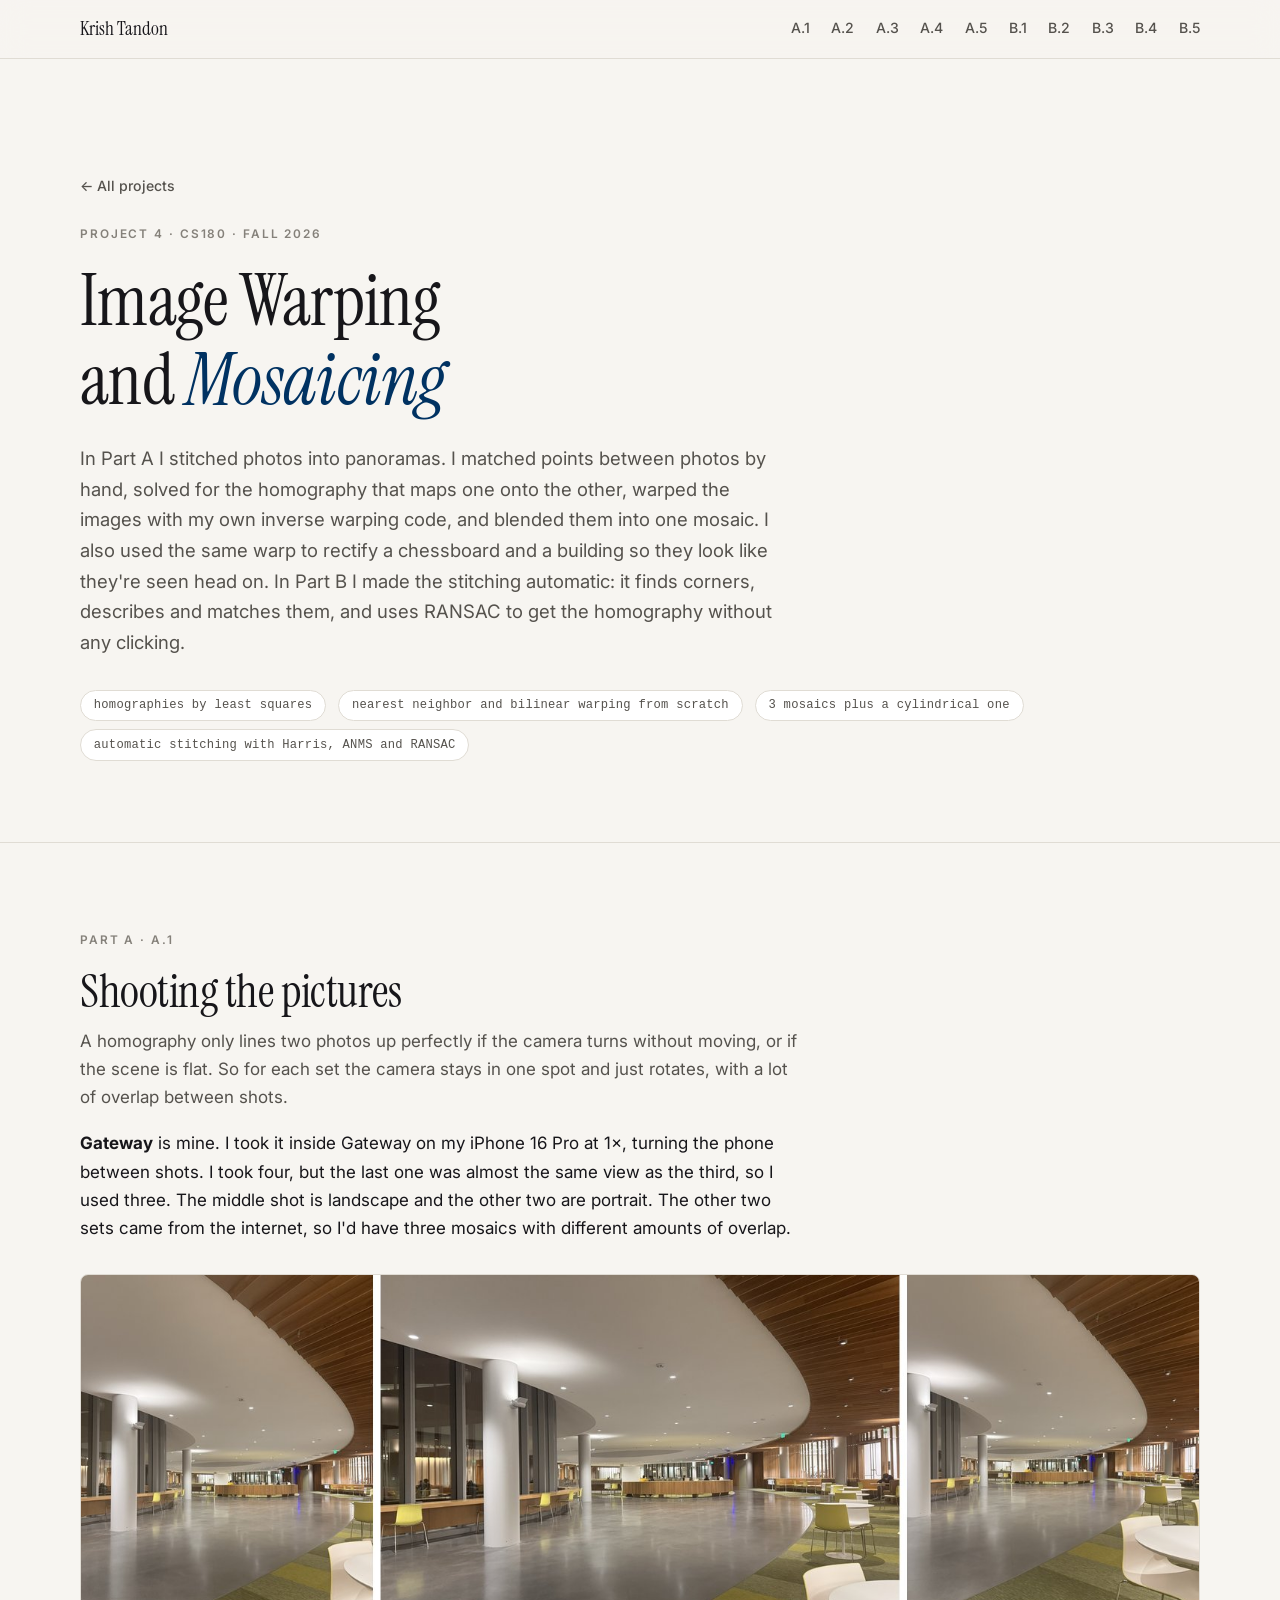
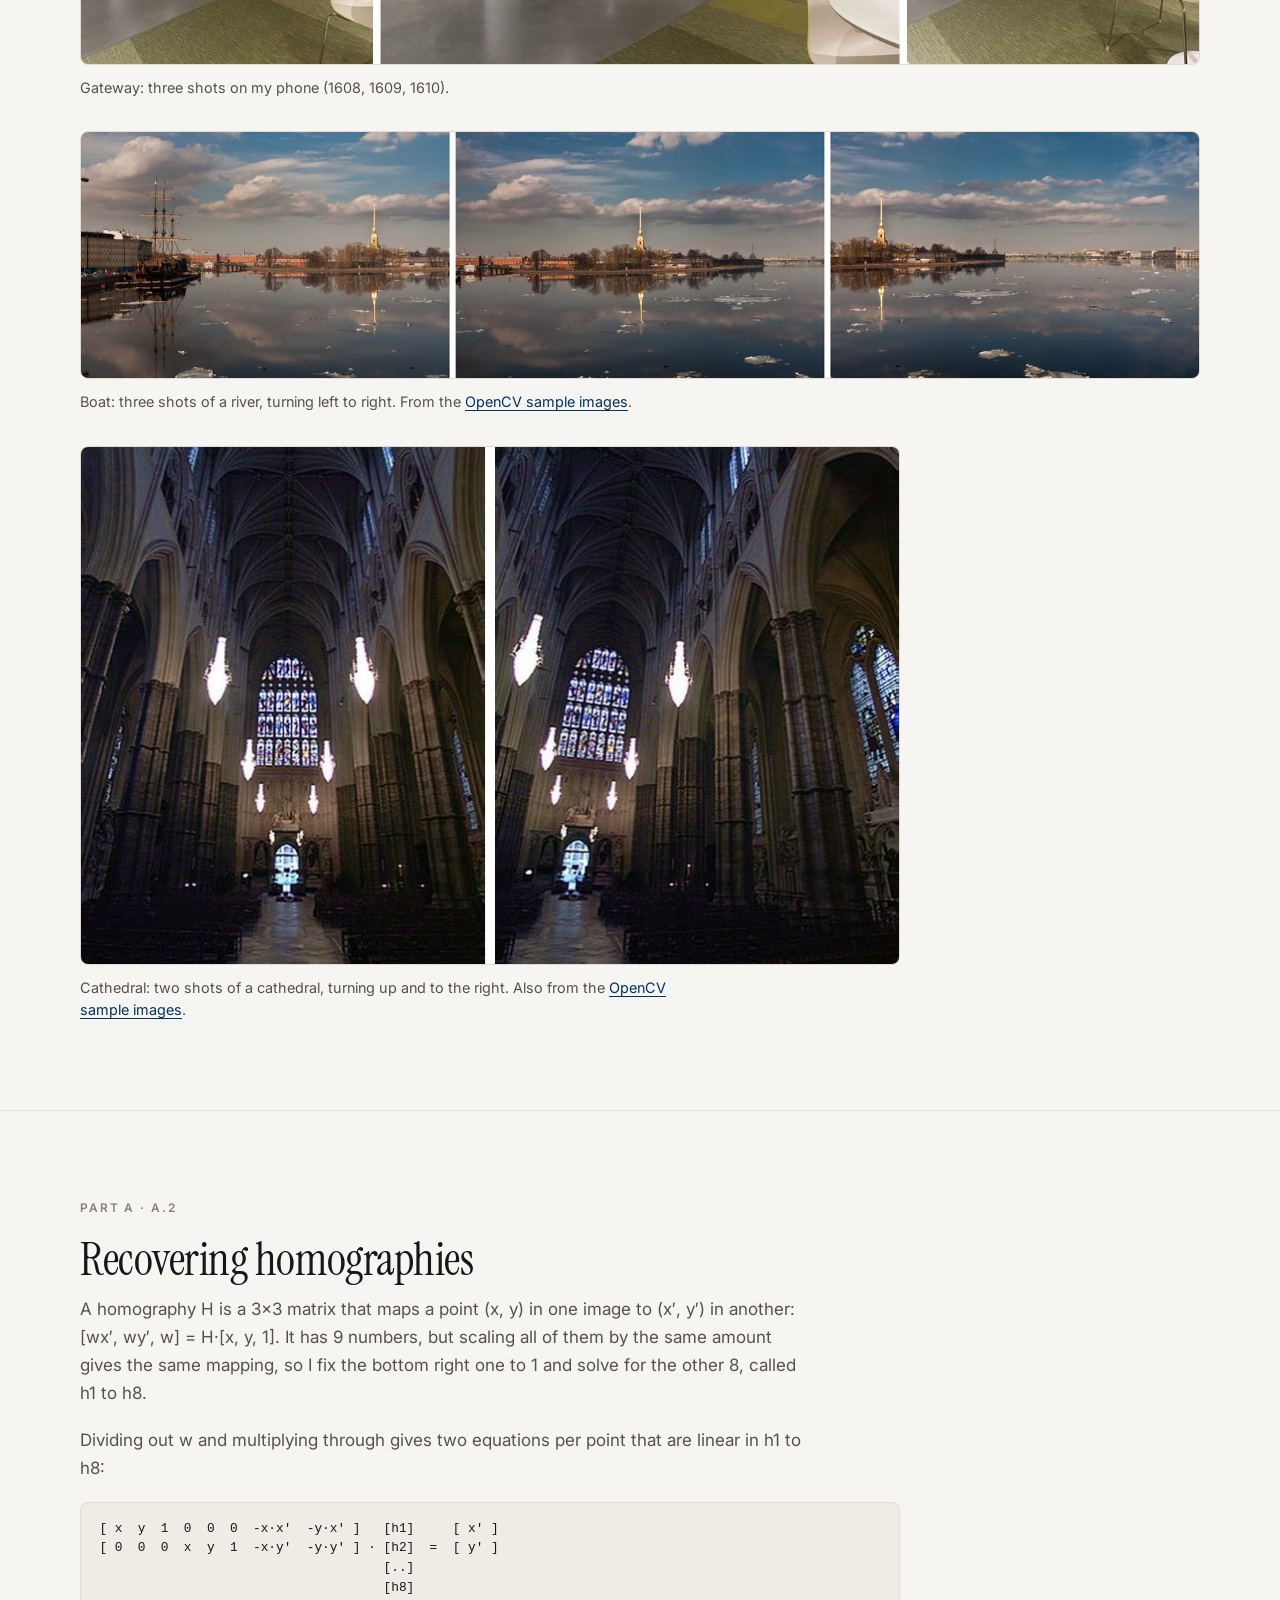
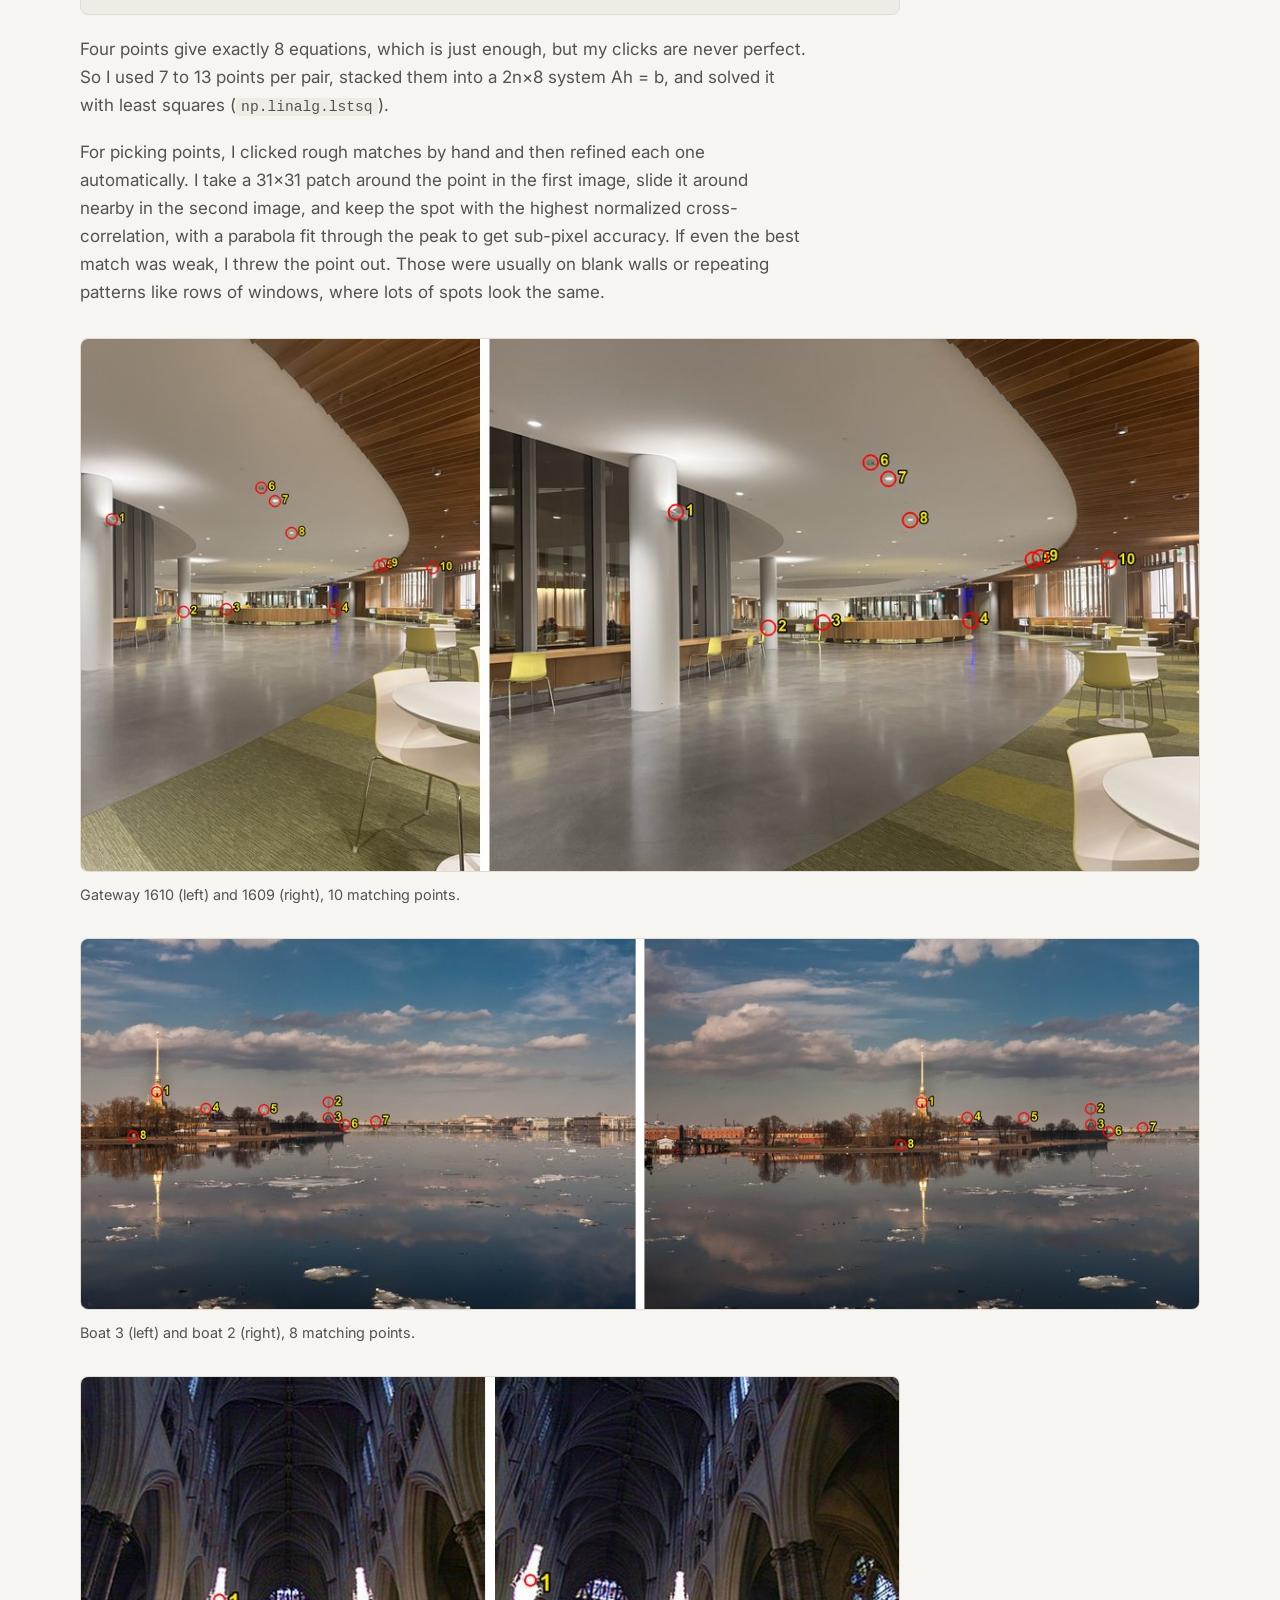
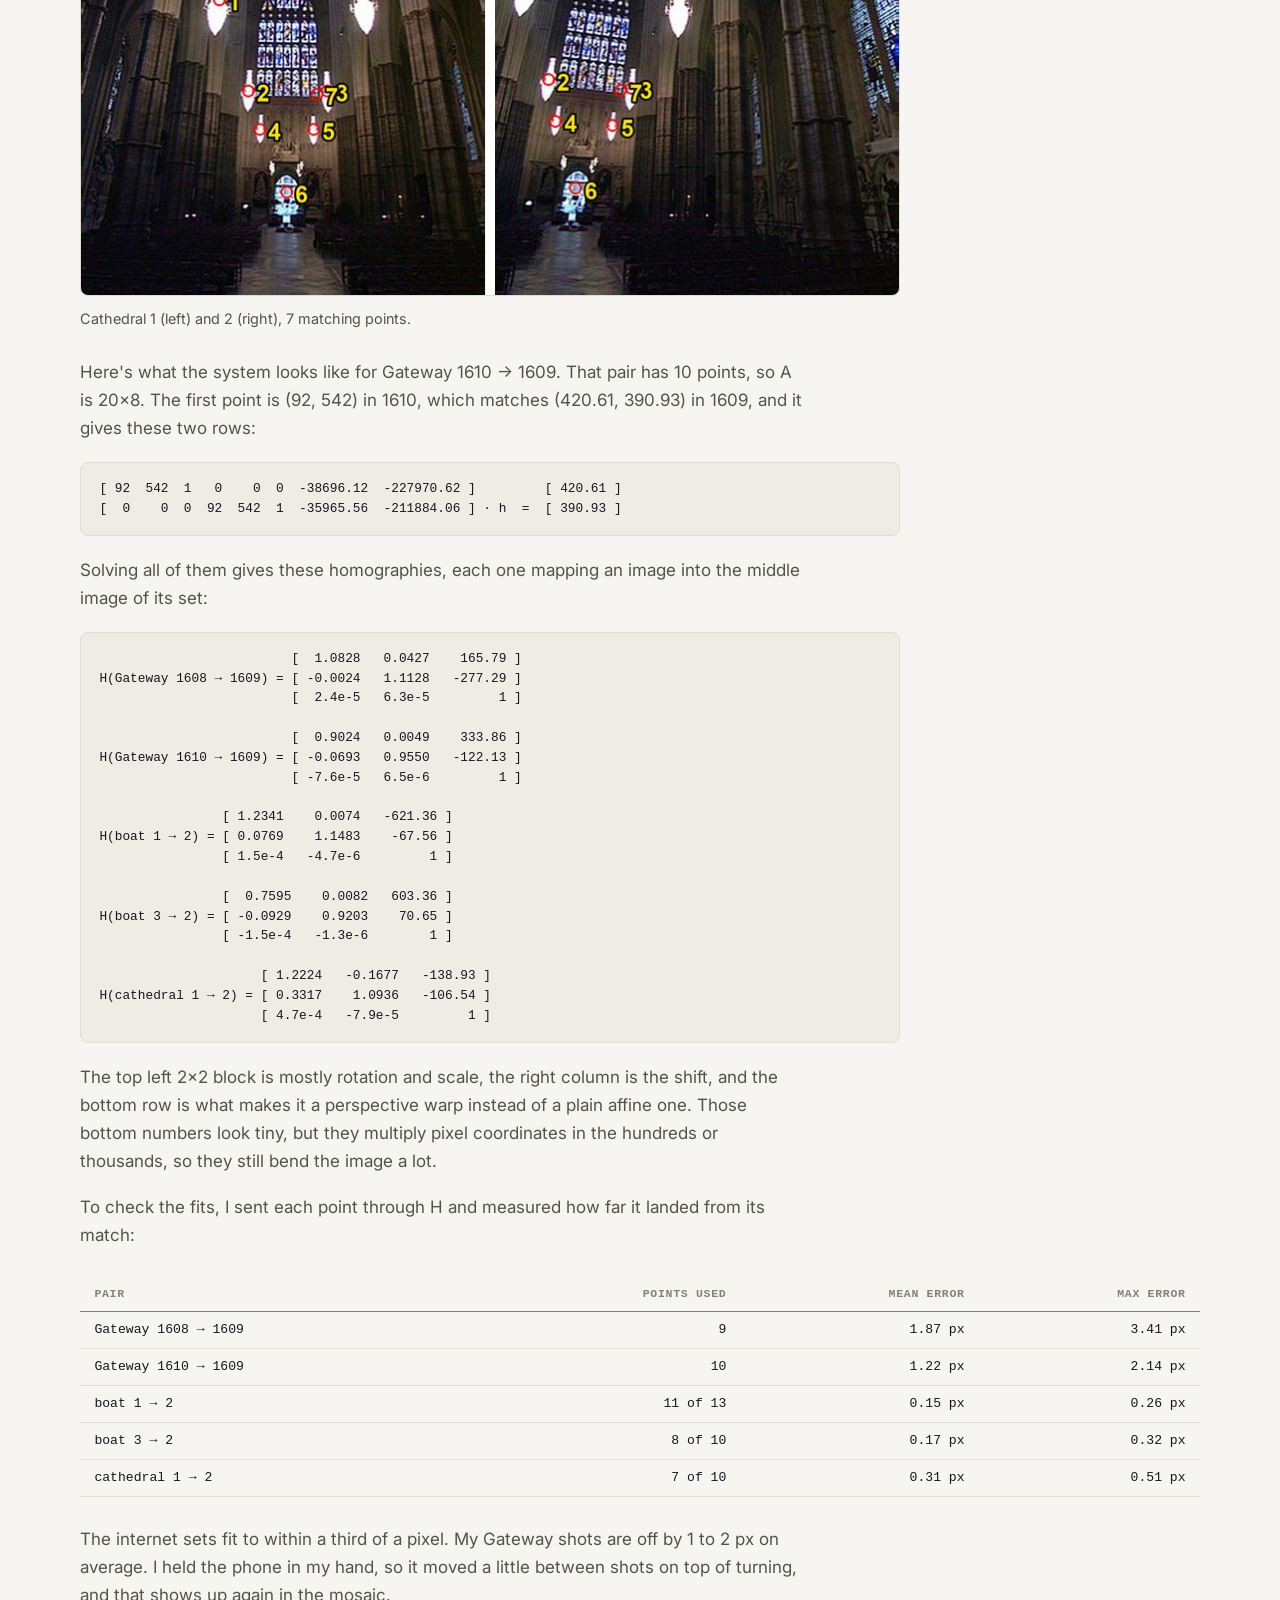
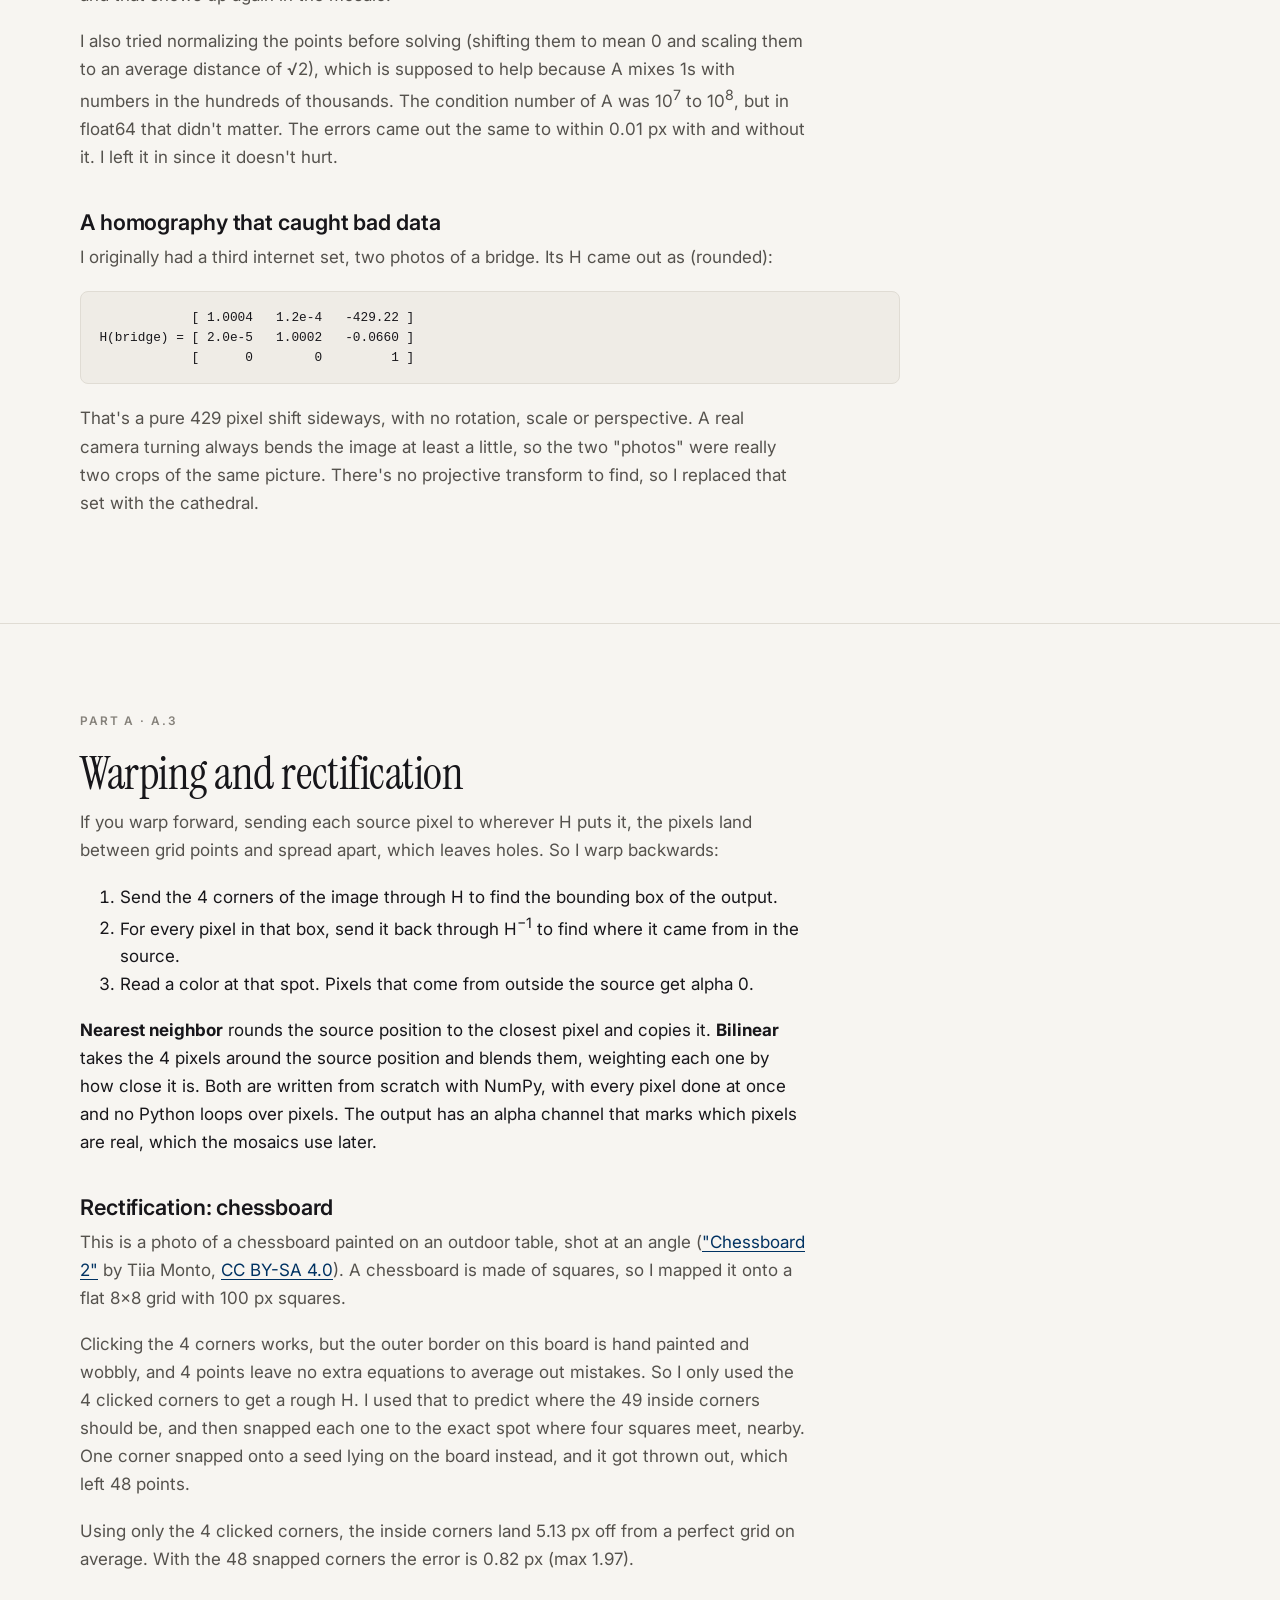
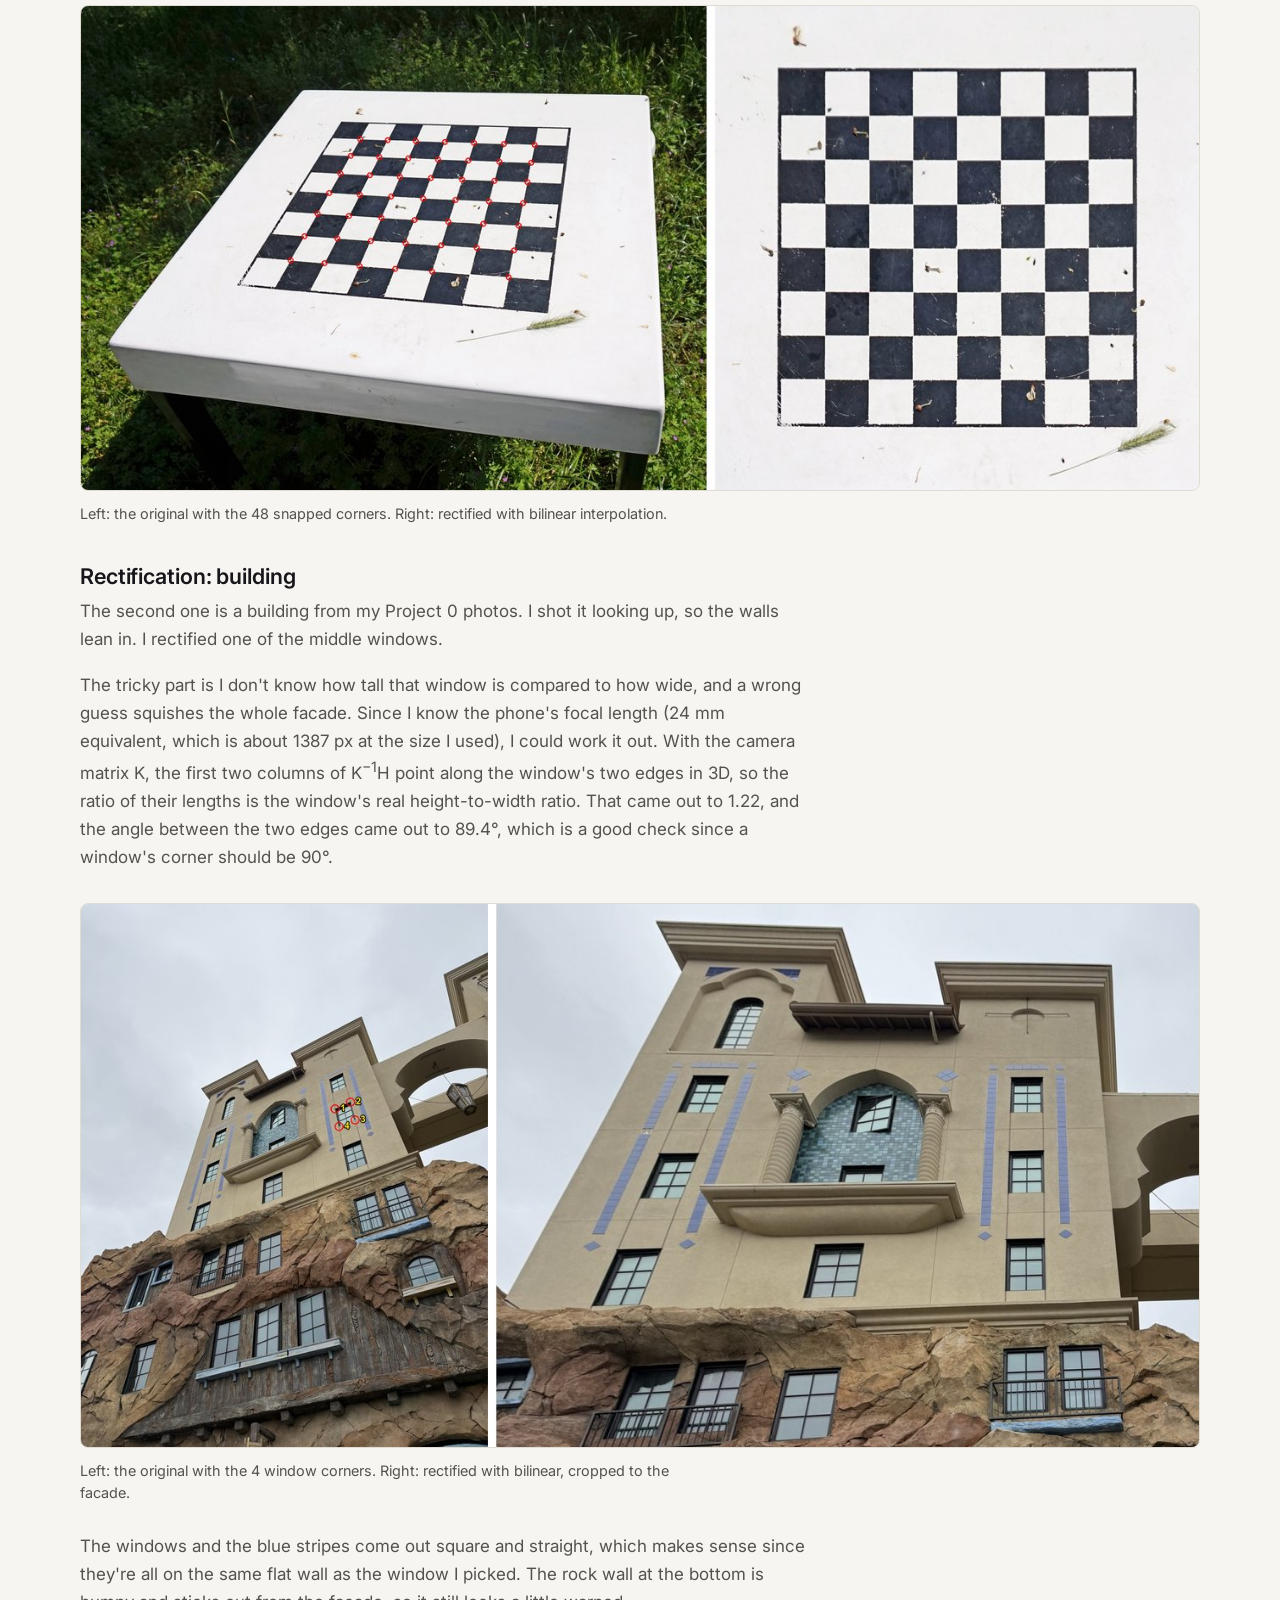
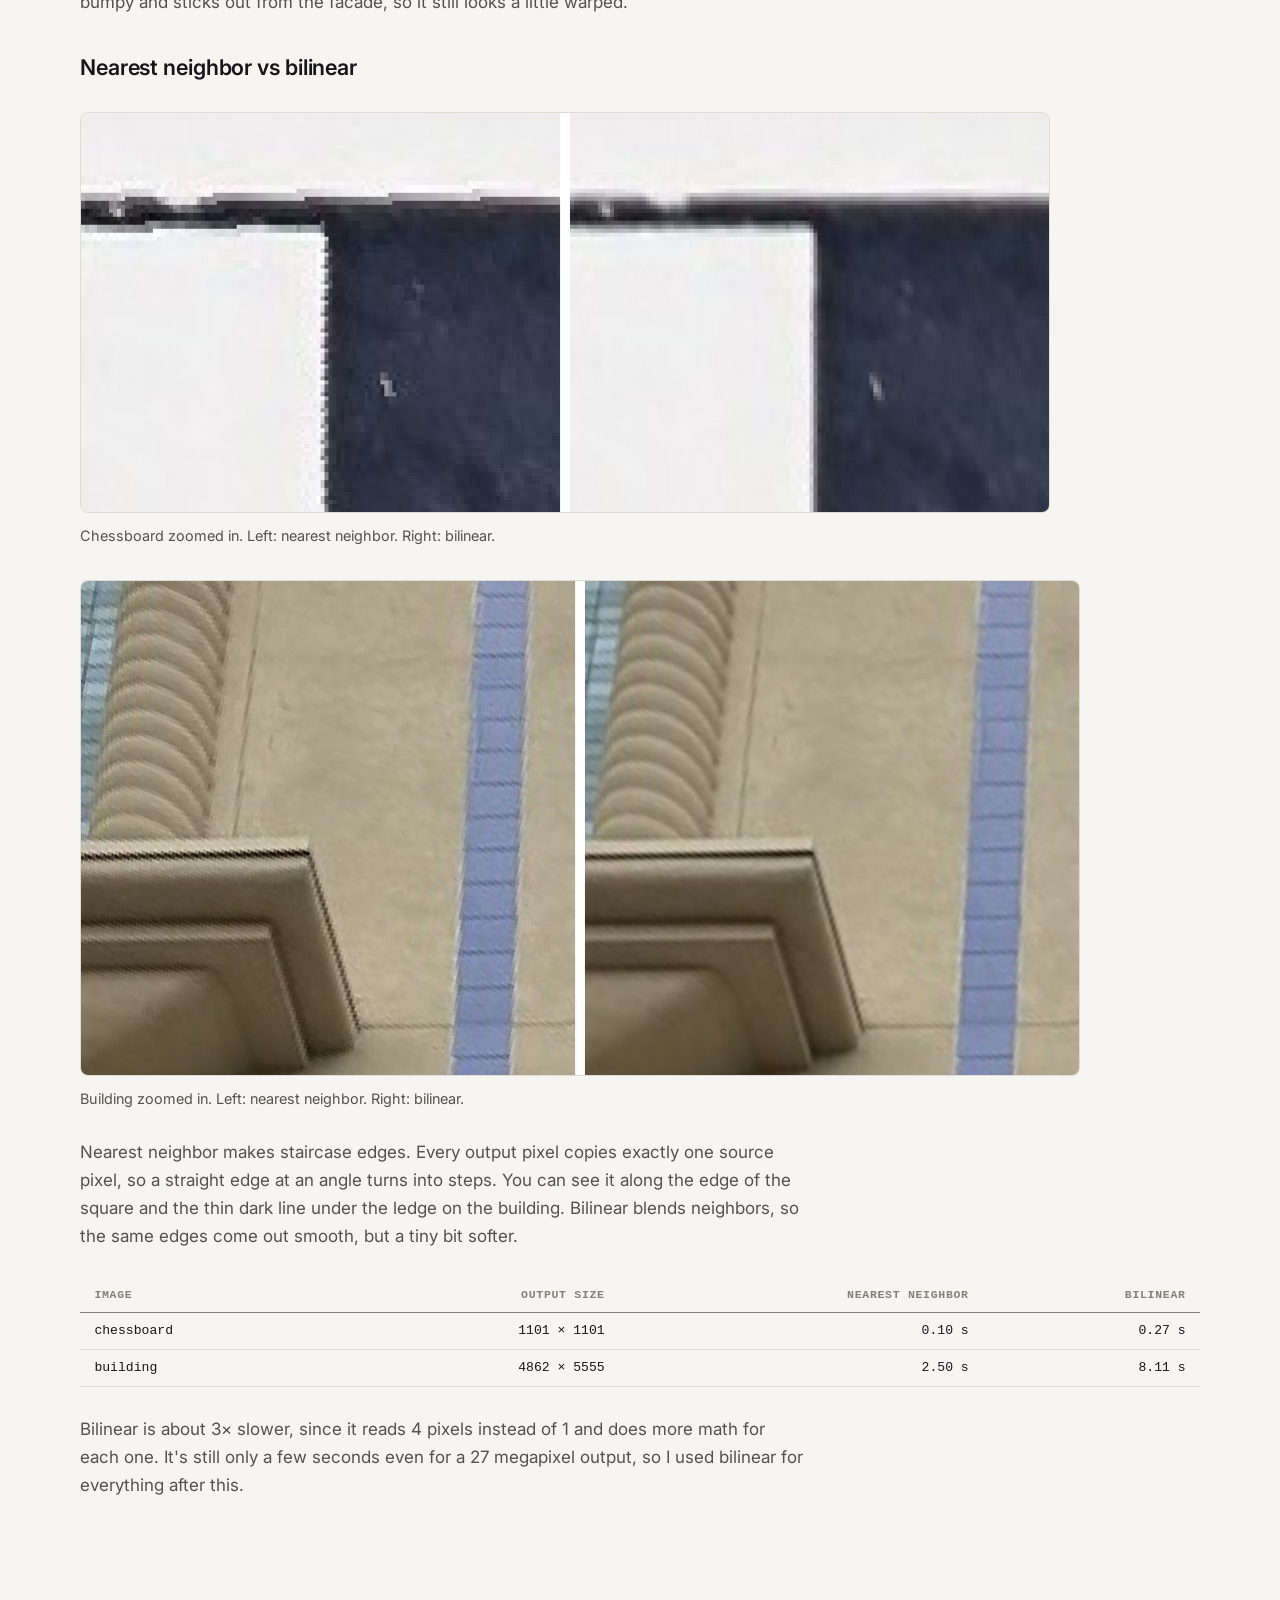
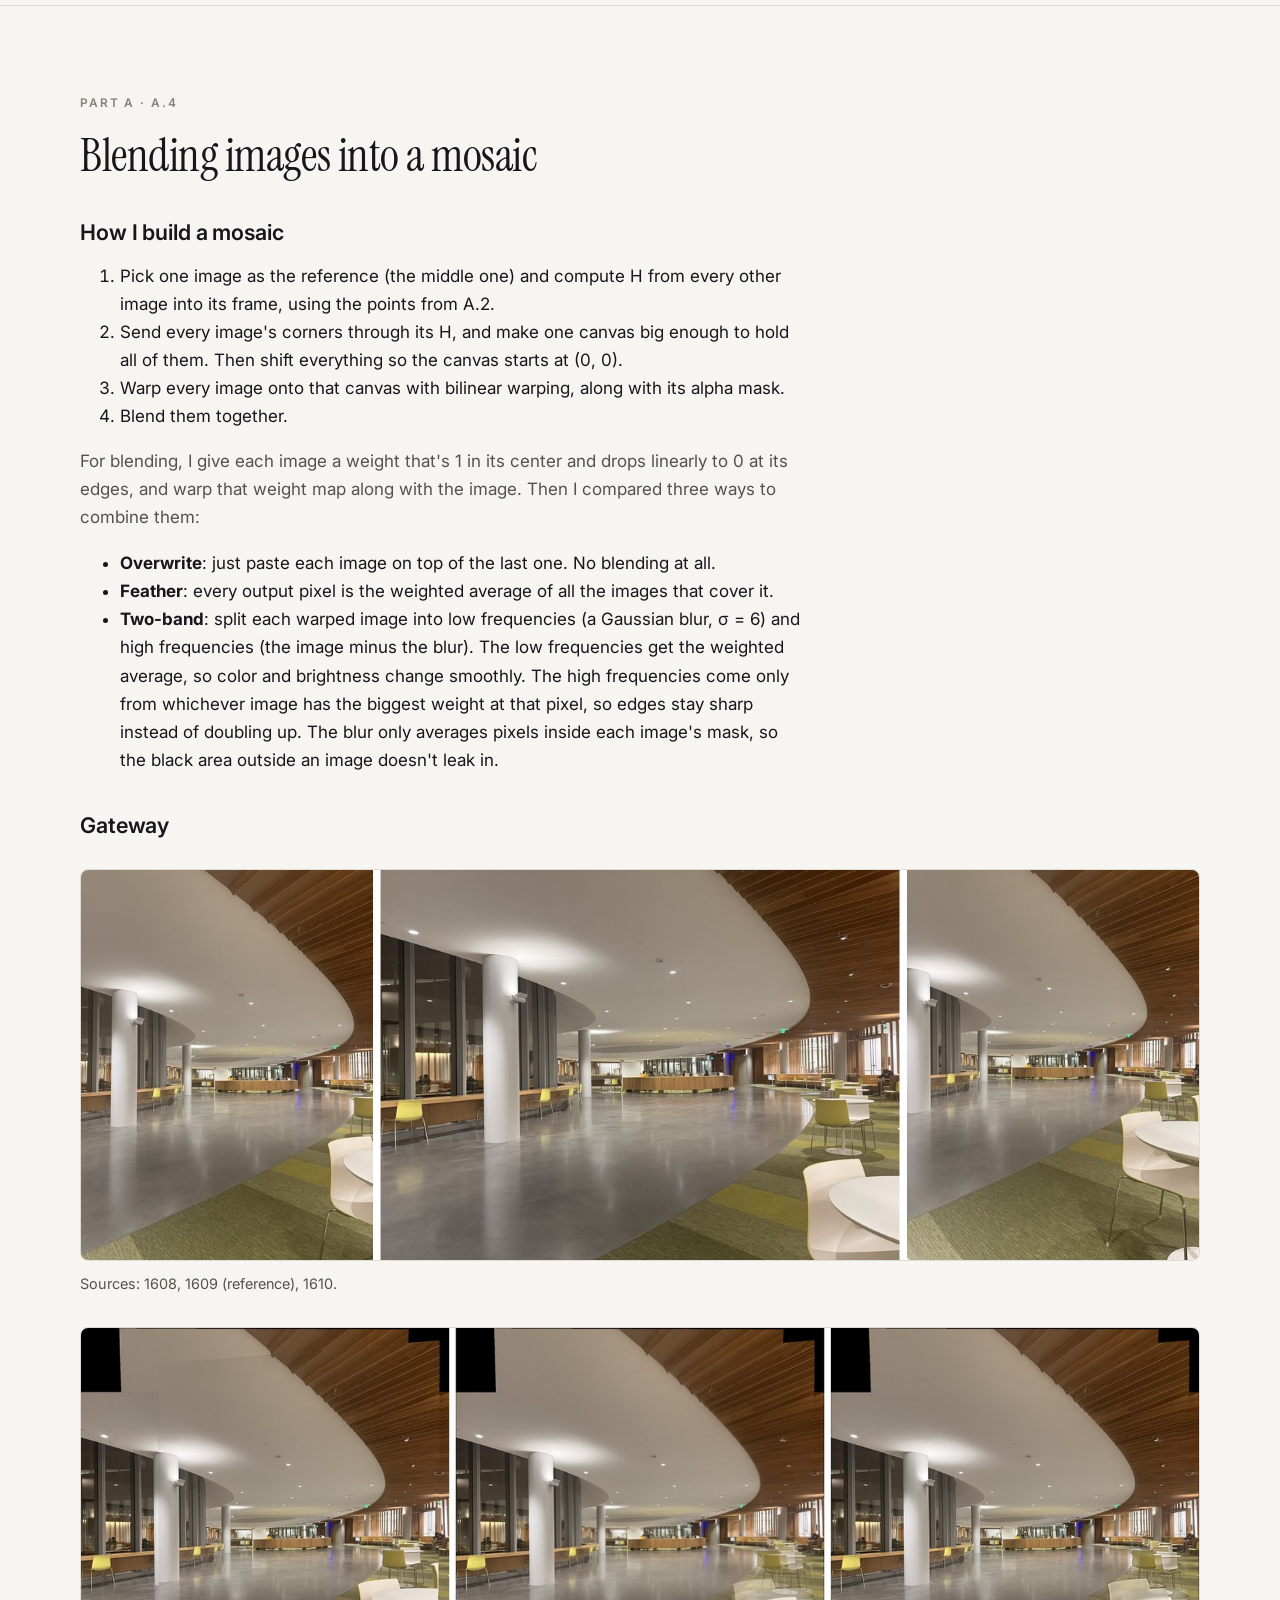
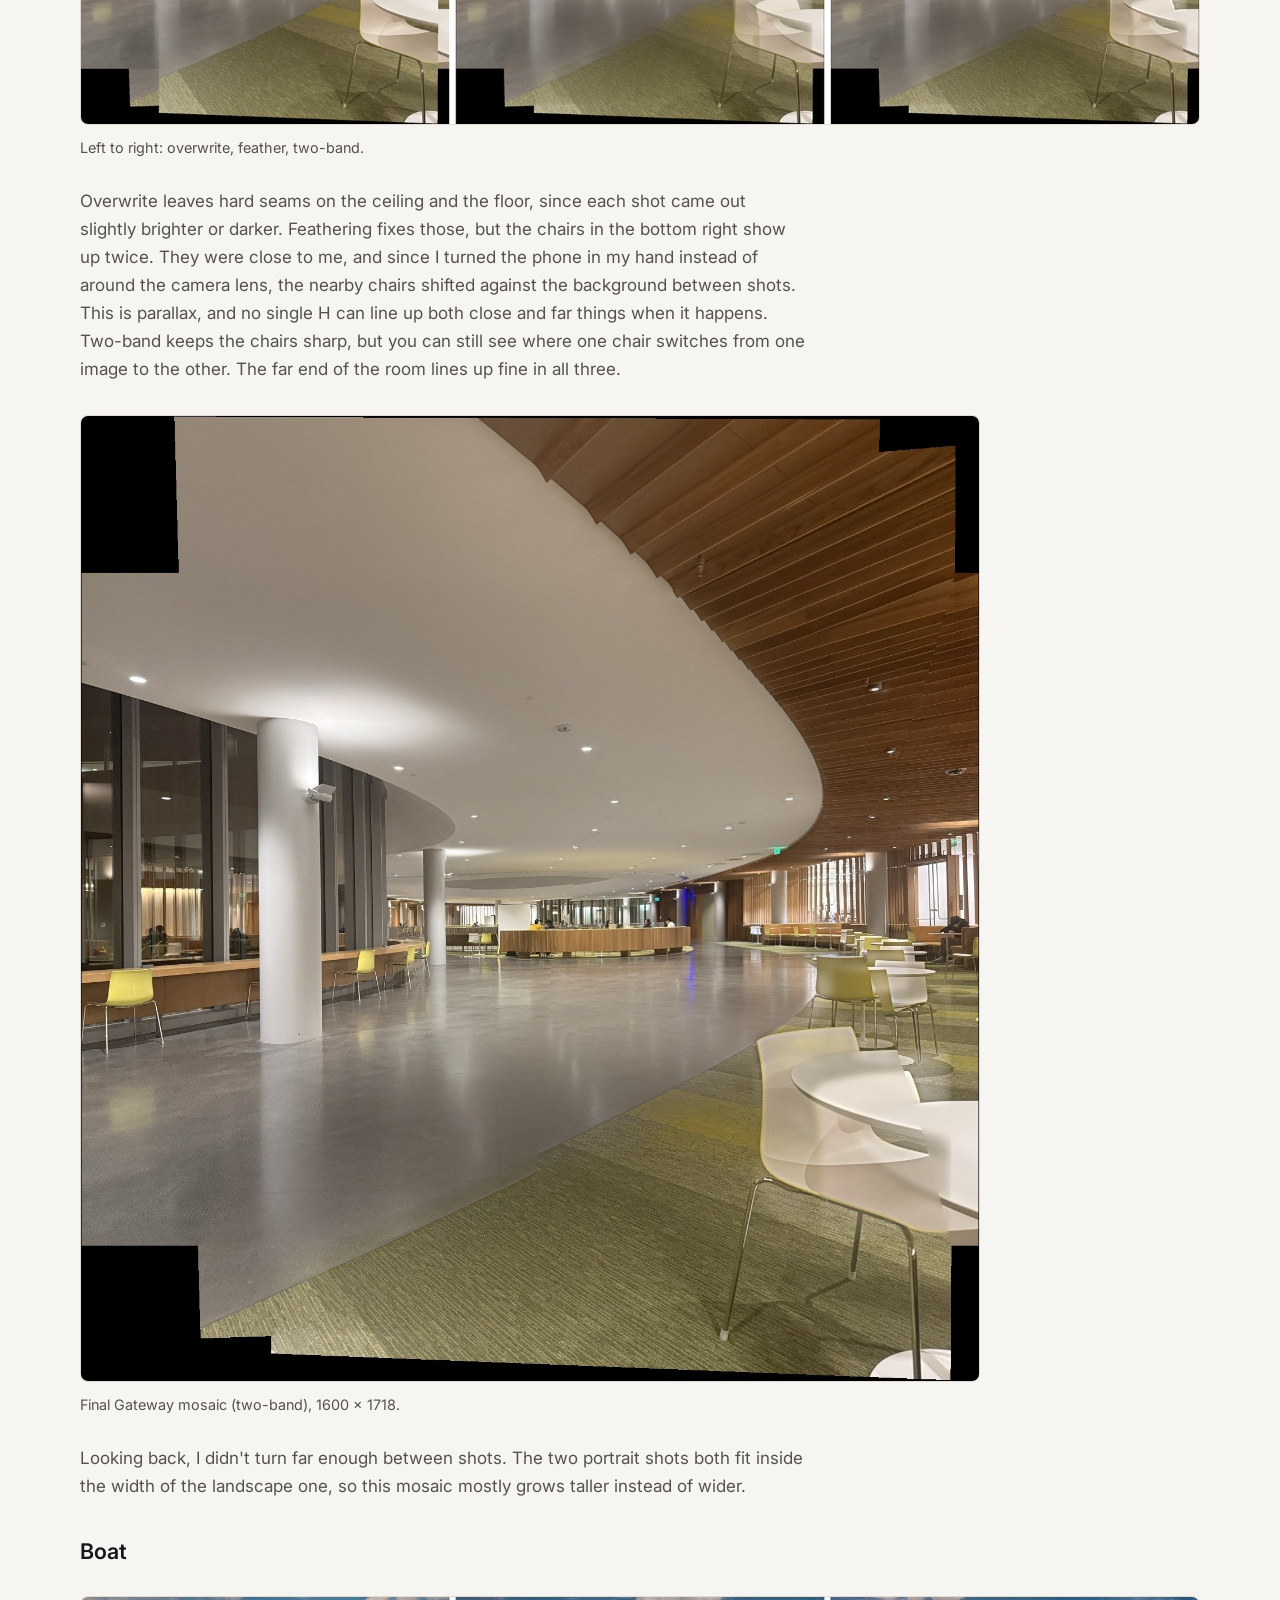
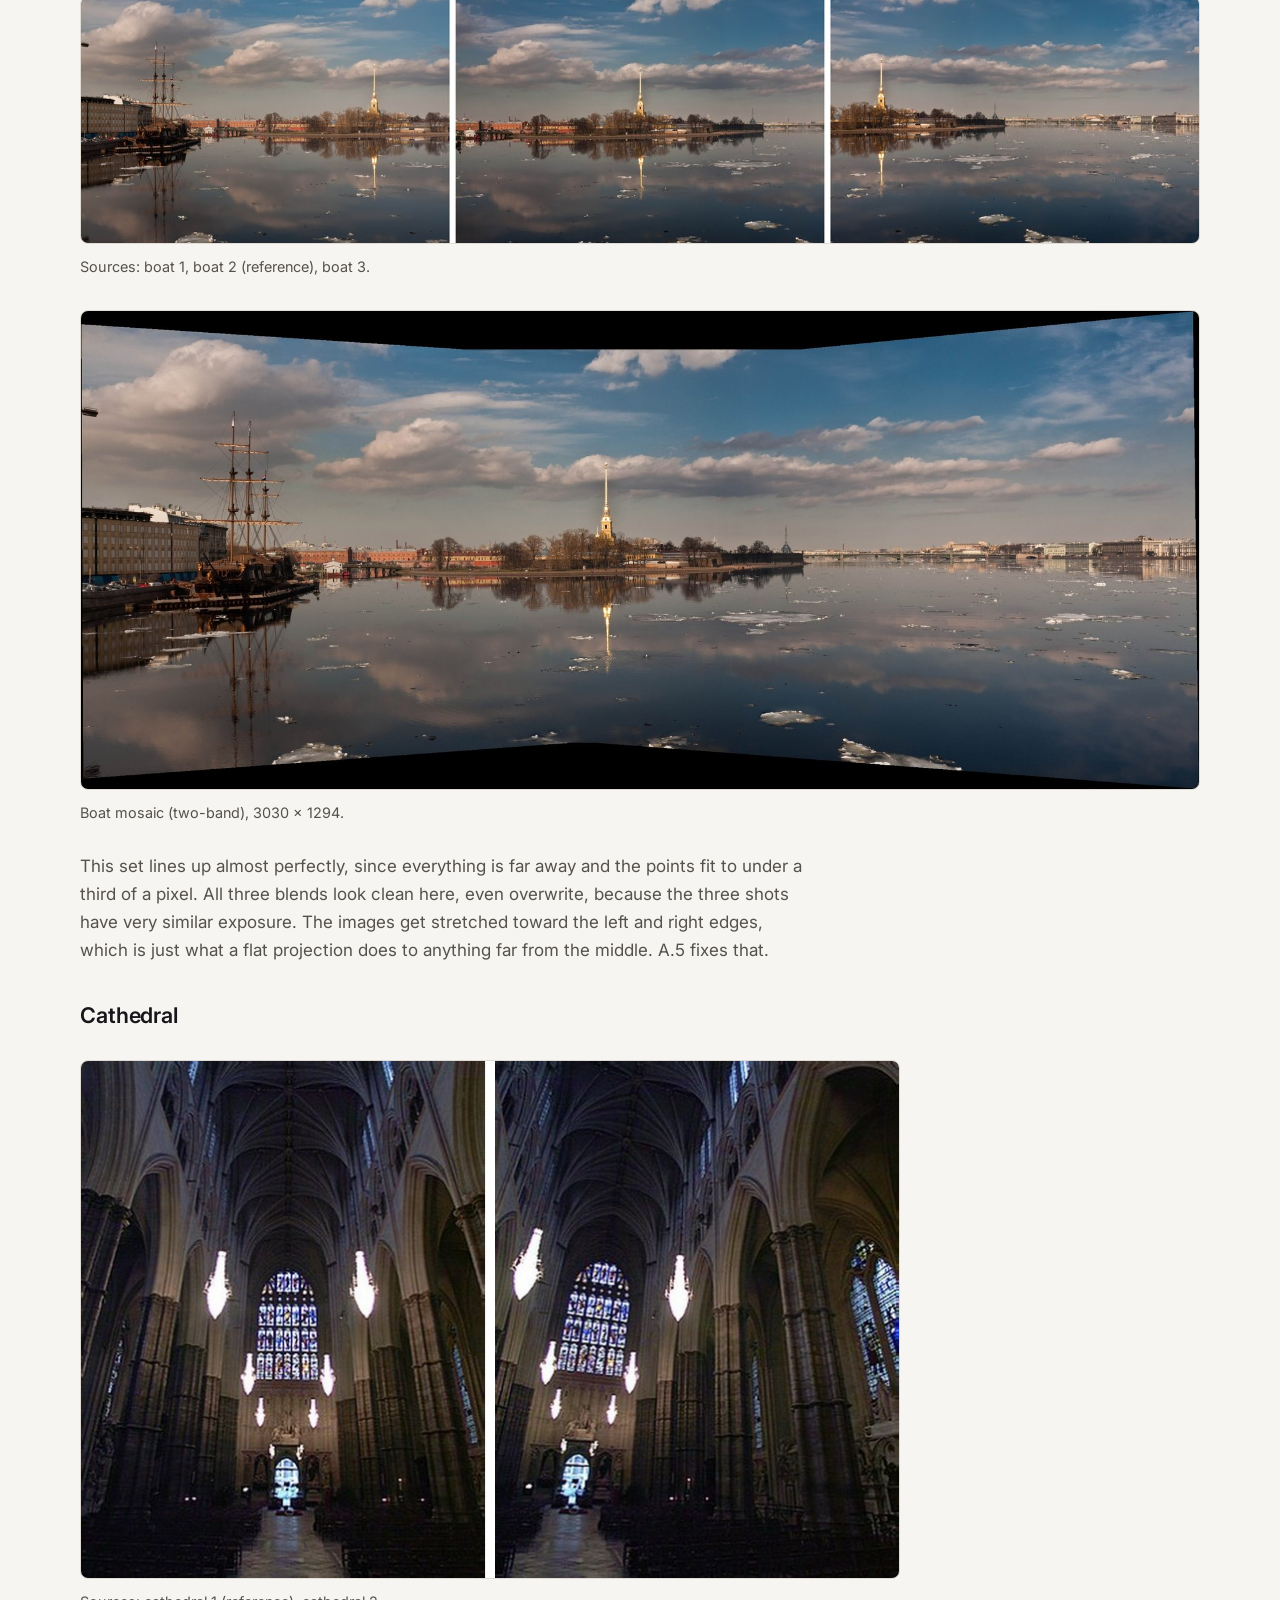
<file: 4/index.html>
<!DOCTYPE html>
<html lang="en">
<head>
  <meta charset="utf-8">
  <meta name="viewport" content="width=device-width, initial-scale=1">
  <title>Project 4: Image Warping and Mosaicing</title>
  <meta name="description" content="CS180 Project 4: homographies, inverse warping, rectification and blended photo mosaics (Part A), and automatic stitching with Harris corners, feature matching and RANSAC (Part B).">
  <link rel="stylesheet" href="/style.css">
  <style>.fig + .prose, .fig + .tbl-wrap { margin-top: 1.75rem; }</style>
  <link rel="icon" href="data:image/svg+xml,<svg xmlns='http://www.w3.org/2000/svg' viewBox='0 0 100 100'><text y='.9em' font-size='90'>🧩</text></svg>">
</head>
<body>

<header class="topbar">
  <div class="wrap topbar-inner">
    <a class="brand" href="/">Krish Tandon</a>
    <nav class="topnav">
      <a href="#shoot">A.1</a><a href="#homography">A.2</a><a href="#warp">A.3</a><a href="#mosaic">A.4</a><a href="#cylinder">A.5</a><a href="#harris">B.1</a><a href="#descriptors">B.2</a><a href="#matching">B.3</a><a href="#ransac">B.4</a><a href="#b-bells">B.5</a>
    </nav>
  </div>
</header>

<main>

  <section class="hero">
    <div class="wrap">
      <a class="backlink" href="/">&larr; All projects</a>
      <p class="eyebrow">Project 4 &middot; CS180 &middot; Fall 2026</p>
      <h1>Image Warping<br>and <em>Mosaicing</em></h1>
      <p class="lede">In Part A I stitched photos into panoramas. I matched points between photos by hand, solved for the homography that maps one onto the other, warped the images with my own inverse warping code, and blended them into one mosaic. I also used the same warp to rectify a chessboard and a building so they look like they're seen head on. In Part B I made the stitching automatic: it finds corners, describes and matches them, and uses RANSAC to get the homography without any clicking.</p>
      <ul class="meta">
        <li>homographies by least squares</li>
        <li>nearest neighbor and bilinear warping from scratch</li>
        <li>3 mosaics plus a cylindrical one</li>
        <li>automatic stitching with Harris, ANMS and RANSAC</li>
      </ul>
    </div>
  </section>

  <section id="shoot">
    <div class="wrap">
      <p class="eyebrow">Part A &middot; A.1</p>
      <h2>Shooting the pictures</h2>
      <div class="prose"><p>A homography only lines two photos up perfectly if the camera turns without moving, or if the scene is flat. So for each set the camera stays in one spot and just rotates, with a lot of overlap between shots.</p><b>Gateway</b> is mine. I took it inside Gateway on my iPhone 16 Pro at 1&times;, turning the phone between shots. I took four, but the last one was almost the same view as the third, so I used three. The middle shot is landscape and the other two are portrait. The other two sets came from the internet, so I'd have three mosaics with different amounts of overlap.</div><figure class="fig"><a href="media/a1_gateway.jpg?v=1" target="_blank" rel="noopener"><img src="media/a1_gateway.jpg?v=1" alt="Gateway: three shots on my phone (1608, 1609, 1610)." loading="lazy"></a><figcaption>Gateway: three shots on my phone (1608, 1609, 1610).</figcaption></figure><figure class="fig"><a href="media/a1_boat.jpg?v=1" target="_blank" rel="noopener"><img src="media/a1_boat.jpg?v=1" alt="Boat: three shots of a river, turning left to right. From the &lt;a href=&quot;https://github.com/opencv/opencv_extra/tree/4.x/testdata/stitching&quot; target=&quot;_blank&quot; rel=&quot;noopener&quot;&gt;OpenCV sample images&lt;/a&gt;." loading="lazy"></a><figcaption>Boat: three shots of a river, turning left to right. From the <a href="https://github.com/opencv/opencv_extra/tree/4.x/testdata/stitching" target="_blank" rel="noopener">OpenCV sample images</a>.</figcaption></figure><figure class="fig" style="max-width:820px;"><a href="media/a1_cathedral.jpg?v=1" target="_blank" rel="noopener"><img src="media/a1_cathedral.jpg?v=1" alt="Cathedral: two shots of a cathedral, turning up and to the right. Also from the &lt;a href=&quot;https://github.com/opencv/opencv_extra/tree/4.x/testdata/stitching&quot; target=&quot;_blank&quot; rel=&quot;noopener&quot;&gt;OpenCV sample images&lt;/a&gt;." loading="lazy"></a><figcaption>Cathedral: two shots of a cathedral, turning up and to the right. Also from the <a href="https://github.com/opencv/opencv_extra/tree/4.x/testdata/stitching" target="_blank" rel="noopener">OpenCV sample images</a>.</figcaption></figure>
    </div>
  </section>

  <section id="homography">
    <div class="wrap">
      <p class="eyebrow">Part A &middot; A.2</p>
      <h2>Recovering homographies</h2>
      <div class="prose"><p>A homography H is a 3&times;3 matrix that maps a point (x, y) in one image to (x&prime;, y&prime;) in another: [wx&prime;, wy&prime;, w] = H&middot;[x, y, 1]. It has 9 numbers, but scaling all of them by the same amount gives the same mapping, so I fix the bottom right one to 1 and solve for the other 8, called h1 to h8.</p><p>Dividing out w and multiplying through gives two equations per point that are linear in h1 to h8:</p></div><pre class="code">[ x  y  1  0  0  0  -x·x&#x27;  -y·x&#x27; ]   [h1]     [ x&#x27; ]
[ 0  0  0  x  y  1  -x·y&#x27;  -y·y&#x27; ] · [h2]  =  [ y&#x27; ]
                                     [..]
                                     [h8]</pre><div class="prose"><p>Four points give exactly 8 equations, which is just enough, but my clicks are never perfect. So I used 7 to 13 points per pair, stacked them into a 2n&times;8 system Ah = b, and solved it with least squares (<code class="inline">np.linalg.lstsq</code>).</p><p>For picking points, I clicked rough matches by hand and then refined each one automatically. I take a 31&times;31 patch around the point in the first image, slide it around nearby in the second image, and keep the spot with the highest normalized cross-correlation, with a parabola fit through the peak to get sub-pixel accuracy. If even the best match was weak, I threw the point out. Those were usually on blank walls or repeating patterns like rows of windows, where lots of spots look the same.</p></div><figure class="fig"><a href="media/a2_pts_gateway.jpg?v=1" target="_blank" rel="noopener"><img src="media/a2_pts_gateway.jpg?v=1" alt="Gateway 1610 (left) and 1609 (right), 10 matching points." loading="lazy"></a><figcaption>Gateway 1610 (left) and 1609 (right), 10 matching points.</figcaption></figure><figure class="fig"><a href="media/a2_pts_boat.jpg?v=1" target="_blank" rel="noopener"><img src="media/a2_pts_boat.jpg?v=1" alt="Boat 3 (left) and boat 2 (right), 8 matching points." loading="lazy"></a><figcaption>Boat 3 (left) and boat 2 (right), 8 matching points.</figcaption></figure><figure class="fig" style="max-width:820px;"><a href="media/a2_pts_cathedral.jpg?v=1" target="_blank" rel="noopener"><img src="media/a2_pts_cathedral.jpg?v=1" alt="Cathedral 1 (left) and 2 (right), 7 matching points." loading="lazy"></a><figcaption>Cathedral 1 (left) and 2 (right), 7 matching points.</figcaption></figure><div class="prose"><p>Here's what the system looks like for Gateway 1610 &rarr; 1609. That pair has 10 points, so A is 20&times;8. The first point is (92, 542) in 1610, which matches (420.61, 390.93) in 1609, and it gives these two rows:</p></div><pre class="code">[ 92  542  1   0    0  0  -38696.12  -227970.62 ]         [ 420.61 ]
[  0    0  0  92  542  1  -35965.56  -211884.06 ] · h  =  [ 390.93 ]</pre><div class="prose"><p>Solving all of them gives these homographies, each one mapping an image into the middle image of its set:</p></div><pre class="code">                         [  1.0828   0.0427    165.79 ]
H(Gateway 1608 → 1609) = [ -0.0024   1.1128   -277.29 ]
                         [  2.4e-5   6.3e-5         1 ]

                         [  0.9024   0.0049    333.86 ]
H(Gateway 1610 → 1609) = [ -0.0693   0.9550   -122.13 ]
                         [ -7.6e-5   6.5e-6         1 ]

                [ 1.2341    0.0074   -621.36 ]
H(boat 1 → 2) = [ 0.0769    1.1483    -67.56 ]
                [ 1.5e-4   -4.7e-6         1 ]

                [  0.7595    0.0082   603.36 ]
H(boat 3 → 2) = [ -0.0929    0.9203    70.65 ]
                [ -1.5e-4   -1.3e-6        1 ]

                     [ 1.2224   -0.1677   -138.93 ]
H(cathedral 1 → 2) = [ 0.3317    1.0936   -106.54 ]
                     [ 4.7e-4   -7.9e-5         1 ]</pre><div class="prose"><p>The top left 2&times;2 block is mostly rotation and scale, the right column is the shift, and the bottom row is what makes it a perspective warp instead of a plain affine one. Those bottom numbers look tiny, but they multiply pixel coordinates in the hundreds or thousands, so they still bend the image a lot.</p><p>To check the fits, I sent each point through H and measured how far it landed from its match:</p></div><div class="tbl-wrap"><table class="data"><thead><tr><th>pair</th><th>points used</th><th>mean error</th><th>max error</th></tr></thead><tbody>
<tr><td>Gateway 1608 &rarr; 1609</td><td>9</td><td>1.87 px</td><td>3.41 px</td></tr>
<tr><td>Gateway 1610 &rarr; 1609</td><td>10</td><td>1.22 px</td><td>2.14 px</td></tr>
<tr><td>boat 1 &rarr; 2</td><td>11 of 13</td><td>0.15 px</td><td>0.26 px</td></tr>
<tr><td>boat 3 &rarr; 2</td><td>8 of 10</td><td>0.17 px</td><td>0.32 px</td></tr>
<tr><td>cathedral 1 &rarr; 2</td><td>7 of 10</td><td>0.31 px</td><td>0.51 px</td></tr></tbody></table></div><div class="prose"><p>The internet sets fit to within a third of a pixel. My Gateway shots are off by 1 to 2 px on average. I held the phone in my hand, so it moved a little between shots on top of turning, and that shows up again in the mosaic.</p><p>I also tried normalizing the points before solving (shifting them to mean 0 and scaling them to an average distance of &radic;2), which is supposed to help because A mixes 1s with numbers in the hundreds of thousands. The condition number of A was 10<sup>7</sup> to 10<sup>8</sup>, but in float64 that didn't matter. The errors came out the same to within 0.01 px with and without it. I left it in since it doesn't hurt.</p></div><h3>A homography that caught bad data</h3><div class="prose"><p>I originally had a third internet set, two photos of a bridge. Its H came out as (rounded):</p></div><pre class="code">            [ 1.0004   1.2e-4   -429.22 ]
H(bridge) = [ 2.0e-5   1.0002   -0.0660 ]
            [      0        0         1 ]</pre><div class="prose"><p>That's a pure 429 pixel shift sideways, with no rotation, scale or perspective. A real camera turning always bends the image at least a little, so the two "photos" were really two crops of the same picture. There's no projective transform to find, so I replaced that set with the cathedral.</p></div>
    </div>
  </section>

  <section id="warp">
    <div class="wrap">
      <p class="eyebrow">Part A &middot; A.3</p>
      <h2>Warping and rectification</h2>
      <div class="prose"><p>If you warp forward, sending each source pixel to wherever H puts it, the pixels land between grid points and spread apart, which leaves holes. So I warp backwards:</p><ol><li>Send the 4 corners of the image through H to find the bounding box of the output.</li><li>For every pixel in that box, send it back through H<sup>&minus;1</sup> to find where it came from in the source.</li><li>Read a color at that spot. Pixels that come from outside the source get alpha 0.</li></ol><b>Nearest neighbor</b> rounds the source position to the closest pixel and copies it. <b>Bilinear</b> takes the 4 pixels around the source position and blends them, weighting each one by how close it is. Both are written from scratch with NumPy, with every pixel done at once and no Python loops over pixels. The output has an alpha channel that marks which pixels are real, which the mosaics use later.</div><h3>Rectification: chessboard</h3><div class="prose"><p>This is a photo of a chessboard painted on an outdoor table, shot at an angle (<a href="https://commons.wikimedia.org/wiki/File:Chessboard_2.jpg" target="_blank" rel="noopener">"Chessboard 2"</a> by Tiia Monto, <a href="https://creativecommons.org/licenses/by-sa/4.0/" target="_blank" rel="noopener">CC BY-SA 4.0</a>). A chessboard is made of squares, so I mapped it onto a flat 8&times;8 grid with 100 px squares.</p><p>Clicking the 4 corners works, but the outer border on this board is hand painted and wobbly, and 4 points leave no extra equations to average out mistakes. So I only used the 4 clicked corners to get a rough H. I used that to predict where the 49 inside corners should be, and then snapped each one to the exact spot where four squares meet, nearby. One corner snapped onto a seed lying on the board instead, and it got thrown out, which left 48 points.</p><p>Using only the 4 clicked corners, the inside corners land 5.13 px off from a perfect grid on average. With the 48 snapped corners the error is 0.82 px (max 1.97).</p></div><figure class="fig"><a href="media/a3_chess.jpg?v=1" target="_blank" rel="noopener"><img src="media/a3_chess.jpg?v=1" alt="Left: the original with the 48 snapped corners. Right: rectified with bilinear interpolation." loading="lazy"></a><figcaption>Left: the original with the 48 snapped corners. Right: rectified with bilinear interpolation.</figcaption></figure><h3>Rectification: building</h3><div class="prose"><p>The second one is a building from my Project 0 photos. I shot it looking up, so the walls lean in. I rectified one of the middle windows.</p><p>The tricky part is I don't know how tall that window is compared to how wide, and a wrong guess squishes the whole facade. Since I know the phone's focal length (24 mm equivalent, which is about 1387 px at the size I used), I could work it out. With the camera matrix K, the first two columns of K<sup>&minus;1</sup>H point along the window's two edges in 3D, so the ratio of their lengths is the window's real height-to-width ratio. That came out to 1.22, and the angle between the two edges came out to 89.4&deg;, which is a good check since a window's corner should be 90&deg;.</p></div><figure class="fig"><a href="media/a3_building.jpg?v=1" target="_blank" rel="noopener"><img src="media/a3_building.jpg?v=1" alt="Left: the original with the 4 window corners. Right: rectified with bilinear, cropped to the facade." loading="lazy"></a><figcaption>Left: the original with the 4 window corners. Right: rectified with bilinear, cropped to the facade.</figcaption></figure><div class="prose"><p>The windows and the blue stripes come out square and straight, which makes sense since they're all on the same flat wall as the window I picked. The rock wall at the bottom is bumpy and sticks out from the facade, so it still looks a little warped.</p></div><h3>Nearest neighbor vs bilinear</h3><figure class="fig" style="max-width:970px;"><a href="media/a3_nn_vs_bil.jpg?v=1" target="_blank" rel="noopener"><img src="media/a3_nn_vs_bil.jpg?v=1" alt="Chessboard zoomed in. Left: nearest neighbor. Right: bilinear." loading="lazy"></a><figcaption>Chessboard zoomed in. Left: nearest neighbor. Right: bilinear.</figcaption></figure><figure class="fig" style="max-width:1000px;"><a href="media/a3_building_zoom.jpg?v=1" target="_blank" rel="noopener"><img src="media/a3_building_zoom.jpg?v=1" alt="Building zoomed in. Left: nearest neighbor. Right: bilinear." loading="lazy"></a><figcaption>Building zoomed in. Left: nearest neighbor. Right: bilinear.</figcaption></figure><div class="prose"><p>Nearest neighbor makes staircase edges. Every output pixel copies exactly one source pixel, so a straight edge at an angle turns into steps. You can see it along the edge of the square and the thin dark line under the ledge on the building. Bilinear blends neighbors, so the same edges come out smooth, but a tiny bit softer.</p></div><div class="tbl-wrap"><table class="data"><thead><tr><th>image</th><th>output size</th><th>nearest neighbor</th><th>bilinear</th></tr></thead><tbody>
<tr><td>chessboard</td><td>1101 &times; 1101</td><td>0.10 s</td><td>0.27 s</td></tr>
<tr><td>building</td><td>4862 &times; 5555</td><td>2.50 s</td><td>8.11 s</td></tr></tbody></table></div><div class="prose"><p>Bilinear is about 3&times; slower, since it reads 4 pixels instead of 1 and does more math for each one. It's still only a few seconds even for a 27 megapixel output, so I used bilinear for everything after this.</p></div>
    </div>
  </section>

  <section id="mosaic">
    <div class="wrap">
      <p class="eyebrow">Part A &middot; A.4</p>
      <h2>Blending images into a mosaic</h2>
      <h3>How I build a mosaic</h3><div class="prose"><ol><li>Pick one image as the reference (the middle one) and compute H from every other image into its frame, using the points from A.2.</li><li>Send every image's corners through its H, and make one canvas big enough to hold all of them. Then shift everything so the canvas starts at (0, 0).</li><li>Warp every image onto that canvas with bilinear warping, along with its alpha mask.</li><li>Blend them together.</li></ol><p>For blending, I give each image a weight that's 1 in its center and drops linearly to 0 at its edges, and warp that weight map along with the image. Then I compared three ways to combine them:</p><ul><li><b>Overwrite</b>: just paste each image on top of the last one. No blending at all.</li><li><b>Feather</b>: every output pixel is the weighted average of all the images that cover it.</li><li><b>Two-band</b>: split each warped image into low frequencies (a Gaussian blur, &sigma; = 6) and high frequencies (the image minus the blur). The low frequencies get the weighted average, so color and brightness change smoothly. The high frequencies come only from whichever image has the biggest weight at that pixel, so edges stay sharp instead of doubling up. The blur only averages pixels inside each image's mask, so the black area outside an image doesn't leak in.</li></ul></div><h3>Gateway</h3><figure class="fig"><a href="media/a1_gateway.jpg?v=1" target="_blank" rel="noopener"><img src="media/a1_gateway.jpg?v=1" alt="Sources: 1608, 1609 (reference), 1610." loading="lazy"></a><figcaption>Sources: 1608, 1609 (reference), 1610.</figcaption></figure><figure class="fig"><a href="media/a4_gateway_compare.jpg?v=1" target="_blank" rel="noopener"><img src="media/a4_gateway_compare.jpg?v=1" alt="Left to right: overwrite, feather, two-band." loading="lazy"></a><figcaption>Left to right: overwrite, feather, two-band.</figcaption></figure><div class="prose"><p>Overwrite leaves hard seams on the ceiling and the floor, since each shot came out slightly brighter or darker. Feathering fixes those, but the chairs in the bottom right show up twice. They were close to me, and since I turned the phone in my hand instead of around the camera lens, the nearby chairs shifted against the background between shots. This is parallax, and no single H can line up both close and far things when it happens. Two-band keeps the chairs sharp, but you can still see where one chair switches from one image to the other. The far end of the room lines up fine in all three.</p></div><figure class="fig" style="max-width:900px;"><a href="media/a4_gateway.jpg?v=1" target="_blank" rel="noopener"><img src="media/a4_gateway.jpg?v=1" alt="Final Gateway mosaic (two-band), 1600 × 1718." loading="lazy"></a><figcaption>Final Gateway mosaic (two-band), 1600 &times; 1718.</figcaption></figure><div class="prose"><p>Looking back, I didn't turn far enough between shots. The two portrait shots both fit inside the width of the landscape one, so this mosaic mostly grows taller instead of wider.</p></div><h3>Boat</h3><figure class="fig"><a href="media/a1_boat.jpg?v=1" target="_blank" rel="noopener"><img src="media/a1_boat.jpg?v=1" alt="Sources: boat 1, boat 2 (reference), boat 3." loading="lazy"></a><figcaption>Sources: boat 1, boat 2 (reference), boat 3.</figcaption></figure><figure class="fig"><a href="media/a4_boat.jpg?v=1" target="_blank" rel="noopener"><img src="media/a4_boat.jpg?v=1" alt="Boat mosaic (two-band), 3030 × 1294." loading="lazy"></a><figcaption>Boat mosaic (two-band), 3030 &times; 1294.</figcaption></figure><div class="prose"><p>This set lines up almost perfectly, since everything is far away and the points fit to under a third of a pixel. All three blends look clean here, even overwrite, because the three shots have very similar exposure. The images get stretched toward the left and right edges, which is just what a flat projection does to anything far from the middle. A.5 fixes that.</p></div><h3>Cathedral</h3><figure class="fig" style="max-width:820px;"><a href="media/a1_cathedral.jpg?v=1" target="_blank" rel="noopener"><img src="media/a1_cathedral.jpg?v=1" alt="Sources: cathedral 1 (reference), cathedral 2." loading="lazy"></a><figcaption>Sources: cathedral 1 (reference), cathedral 2.</figcaption></figure><figure class="fig"><a href="media/a4_cathedral_compare.jpg?v=1" target="_blank" rel="noopener"><img src="media/a4_cathedral_compare.jpg?v=1" alt="Left to right: overwrite, feather, two-band." loading="lazy"></a><figcaption>Left to right: overwrite, feather, two-band.</figcaption></figure><div class="prose"><p>In the overwrite version you can see the edge of the second image across the ceiling, where its exposure is a bit different. Feather and two-band both hide it. Since this pair lines up so well, those two look almost the same, because there's nothing out of place for feathering to show twice.</p></div><figure class="fig" style="max-width:700px;"><a href="media/a4_cathedral.jpg?v=1" target="_blank" rel="noopener"><img src="media/a4_cathedral.jpg?v=1" alt="Final cathedral mosaic (two-band), 884 × 915." loading="lazy"></a><figcaption>Final cathedral mosaic (two-band), 884 &times; 915.</figcaption></figure>
    </div>
  </section>

  <section id="cylinder">
    <div class="wrap">
      <p class="eyebrow">Part A &middot; A.5 &middot; Bells &amp; whistles</p>
      <h2>Cylindrical mosaic</h2>
      <div class="prose"><p>This part is optional for CS180, but I did it anyway. A flat mosaic projects everything onto the plane of the reference image. That's fine for a narrow view, but the further you go from the middle the more things stretch, and an image 90&deg; to the side would stretch out to infinity. Projecting onto a cylinder around the camera fixes that. Each column of the output is an angle &theta; around the camera and each row is a height on the cylinder, so turning the camera just slides the image sideways.</p><p>I build it backwards again, straight from the original photos. For each output pixel at angle &theta; and height v, I work out where that viewing direction hits the reference image's plane, which is x = f&middot;tan &theta;, y = v / cos &theta; (measured from the image center). Then I send that point through H<sup>&minus;1</sup> into each source image and sample it with bilinear. That way every pixel only gets resampled once instead of twice, and I can reuse the same H's and the same two-band blend from A.4.</p><p>This needs the focal length f in pixels. The boat photos still have their EXIF data: a Canon 40D at 25 mm. The EXIF also gives the sensor's resolution (4438 pixels per inch), which turns 25 mm into 1798 px at the 1600 px width I used.</p></div><figure class="fig"><a href="media/a5_cylinder.jpg?v=1" target="_blank" rel="noopener"><img src="media/a5_cylinder.jpg?v=1" alt="Boat mosaic on a cylinder (two-band), 2516 × 1086." loading="lazy"></a><figcaption>Boat mosaic on a cylinder (two-band), 2516 &times; 1086.</figcaption></figure><div class="prose"><p>Compared to the flat version, the boat on the left and the buildings on the right aren't stretched sideways anymore, and the whole thing is 2516 px wide instead of 3030 for the same view. The tradeoff is that straight horizontal lines away from the horizon, like the bottom edge of the frame, curve a little. A cylinder keeps vertical lines straight but can't keep every straight line straight once the view gets wide.</p></div>
    </div>
  </section>

  <section id="harris">
    <div class="wrap">
      <p class="eyebrow">Part B &middot; B.1</p>
      <h2>Harris corners and ANMS</h2>
      <div class="prose"><p>Part B makes the same mosaics without me clicking anything. I followed the paper "Multi-Image Matching using Multi-Scale Oriented Patches" by <a href="https://cal-cs180.github.io/fa26/hw/proj3/Papers/MOPS.pdf" target="_blank" rel="noopener">Brown et al.</a>, with the simplifications from the spec.</p><p>The first step is finding points worth matching. The Harris detector slides a small window around each pixel and checks how much the brightness changes. A corner changes in every direction, so it scores high. The course gives sample code for this, but it uses scikit-image, which won't run on my laptop right now (SciPy broke after a macOS update). So I rewrote the same two steps with OpenCV: Sobel gradients, a Gaussian blur with &sigma; = 1, the score 2&middot;det / trace, and then every pixel that's the biggest in its 3&times;3 neighborhood counts as a corner.</p><p>That gives a lot of corners, 45,674 on this boat photo. The sample code keeps every local max, even tiny ones in the flat sky caused by noise.</p></div><figure class="fig"><a href="media/b1_raw.jpg?v=1" target="_blank" rel="noopener"><img src="media/b1_raw.jpg?v=1" alt="Boat 2. Left: all 45,674 Harris corners. Right: ANMS 500 picked from all of them." loading="lazy"></a><figcaption>Boat 2. Left: all 45,674 Harris corners. Right: ANMS 500 picked from all of them.</figcaption></figure><div class="prose"><p>Adaptive non-maximal suppression (ANMS) is the paper's fix for crowding. For every corner, it finds the distance to the nearest corner that's clearly stronger (stronger even after scaling it by c<sub>robust</sub> = 0.9). That distance is the corner's suppression radius, so a big radius means the corner is the strongest thing in a big area. Keeping the 500 corners with the biggest radii spreads them out evenly. Comparing every corner with every other one is a lot of pairs, so I sort them by strength first. Then each corner only needs to look at the ones ahead of it in the list, and I do the distances in chunks as one matrix multiply.</p><p>Run on every corner, ANMS spends most of its 500 points on empty sky and water. The noise corners there are isolated, so they get big radii. The paper avoids this by only keeping corners above a strength threshold (t = 10 in their units). Converted to my scale (brightness from 0 to 1 and an unnormalized Sobel), that's about 0.02. Only 4,527 corners on the boat photo are above it, and ANMS on those stays on real structure.</p></div><figure class="fig"><a href="media/b1_boat.jpg?v=1" target="_blank" rel="noopener"><img src="media/b1_boat.jpg?v=1" alt="Boat 2. Left: the 4,527 corners above the threshold. Middle: the strongest 500. Right: ANMS 500." loading="lazy"></a><figcaption>Boat 2. Left: the 4,527 corners above the threshold. Middle: the strongest 500. Right: ANMS 500.</figcaption></figure><div class="prose"><p>Taking the strongest 500 bunches them all along the skyline and the spire. ANMS keeps those strong spots but also spreads points into the clouds, the ice and the reflections, so any part of the photo that overlaps another one has something to match. The 500th point has a radius of 17 px.</p></div><figure class="fig"><a href="media/b1_gateway.jpg?v=1" target="_blank" rel="noopener"><img src="media/b1_gateway.jpg?v=1" alt="Gateway 1609. Left: the strongest 500. Right: ANMS 500." loading="lazy"></a><figcaption>Gateway 1609. Left: the strongest 500. Right: ANMS 500.</figcaption></figure><div class="prose"><p>Same thing indoors. The strongest 500 pile up on the windows and the counter at the far end, and ANMS spreads them over the pillar, the edge of the ceiling and the carpet.</p></div>
    </div>
  </section>

  <section id="descriptors">
    <div class="wrap">
      <p class="eyebrow">Part B &middot; B.2</p>
      <h2>Feature descriptors</h2>
      <div class="prose"><p>Each of the 500 corners gets described by an 8&times;8 patch. I blur the image with a Gaussian (&sigma; = 2) and sample it every 5 pixels around the corner, so the 64 samples cover the 40&times;40 window. The blur matters: sampling every 5 px without it would alias, and a blurry patch still matches if the corner gets found a pixel or two off in the other photo. Then each patch is normalized to mean 0 and standard deviation 1 (bias/gain normalization), so it still matches the same spot in a brighter or darker shot.</p></div><figure class="fig"><a href="media/b2_locations.jpg?v=1" target="_blank" rel="noopener"><img src="media/b2_locations.jpg?v=1" alt="8 of the 500 features on boat 2, with their 40×40 windows." loading="lazy"></a><figcaption>8 of the 500 features on boat 2, with their 40&times;40 windows.</figcaption></figure><figure class="fig"><a href="media/b2_descriptors.jpg?v=1" target="_blank" rel="noopener"><img src="media/b2_descriptors.jpg?v=1" alt="Top: each 40×40 window. Bottom: its 8×8 descriptor after blurring, sampling and normalizing (black is −3, white is +3)." loading="lazy"></a><figcaption>Top: each 40&times;40 window. Bottom: its 8&times;8 descriptor after blurring, sampling and normalizing (black is &minus;3, white is +3).</figcaption></figure><div class="prose"><p>Each descriptor is a tiny, blurry version of its window. Number 6 is a dark wall with the bright strip of the embankment at the bottom, and its descriptor has a bright bottom row. Number 2 is almost flat water, but after normalizing its faint shading fills the whole range too. That's the downside of gain normalization: a patch with almost nothing in it gets its noise stretched up to full contrast, which makes patches like that easy to mismatch.</p></div>
    </div>
  </section>

  <section id="matching">
    <div class="wrap">
      <p class="eyebrow">Part B &middot; B.3</p>
      <h2>Feature matching</h2>
      <div class="prose"><p>To match two images, I compare every descriptor in one with every descriptor in the other, using the squared distance between their 64 numbers. The closest is the 1-NN and the second closest is the 2-NN. The paper's point is that the 1-NN distance alone says little about whether a match is right, but the ratio 1-NN / 2-NN does. A real match is much closer than anything else, while a wrong match is barely closer than the runner up.</p><p>To pick the threshold I made my own version of the paper's Figure 6b. For boat 1&rarr;2, boat 3&rarr;2 and cathedral 1&rarr;2, I took all 1,500 features, found each one's nearest neighbor, and used my hand-picked homographies from Part A as the answer key. A match counts as correct if it lands within 5 px of where that H says it should.</p></div><figure class="fig" style="max-width:900px;"><a href="media/b3_ratio.png?v=1" target="_blank" rel="noopener"><img src="media/b3_ratio.png?v=1" alt="1-NN / 2-NN squared distance for the 407 correct and 1,093 incorrect nearest neighbors." loading="lazy"></a><figcaption>1-NN / 2-NN squared distance for the 407 correct and 1,093 incorrect nearest neighbors.</figcaption></figure><div class="prose"><p>Same shape as the paper: correct matches pile up near 0 and wrong ones near 1. Picking the threshold is a tradeoff between keeping correct matches (recall) and how many of the kept ones are correct (precision):</p></div><div class="tbl-wrap"><table class="data"><thead><tr><th>threshold</th><th>kept</th><th>correct</th><th>precision</th><th>recall</th></tr></thead><tbody>
<tr><td>0.3</td><td>323</td><td>247</td><td>76%</td><td>61%</td></tr>
<tr><td>0.4</td><td>391</td><td>290</td><td>74%</td><td>71%</td></tr>
<tr><td><b>0.5</b></td><td><b>457</b></td><td><b>324</b></td><td><b>71%</b></td><td><b>80%</b></td></tr>
<tr><td>0.6</td><td>512</td><td>342</td><td>67%</td><td>84%</td></tr>
<tr><td>0.7</td><td>607</td><td>368</td><td>61%</td><td>90%</td></tr></tbody></table></div><div class="prose"><p>Wrong neighbors outnumber right ones almost 3 to 1, so even the flat low part of the orange curve adds up. I went with <b>0.5</b> on the squared ratio, which is about 0.71 on the plain distance ratio. It keeps 80% of the correct matches, and 71% of what it keeps is correct. Going lower barely helps precision (76% at 0.3) and throws away a lot of good matches, and RANSAC can handle 30% wrong matches fine.</p></div><figure class="fig"><a href="media/b3_matches_boat.jpg?v=1" target="_blank" rel="noopener"><img src="media/b3_matches_boat.jpg?v=1" alt="Boat 1 and 2: 153 matches." loading="lazy"></a><figcaption>Boat 1 and 2: 153 matches.</figcaption></figure><figure class="fig" style="max-width:1220px;"><a href="media/b3_matches_cathedral.jpg?v=1" target="_blank" rel="noopener"><img src="media/b3_matches_cathedral.jpg?v=1" alt="Cathedral 1 and 2: 116 matches." loading="lazy"></a><figcaption>Cathedral 1 and 2: 116 matches.</figcaption></figure><figure class="fig"><a href="media/b3_matches_gateway.jpg?v=1" target="_blank" rel="noopener"><img src="media/b3_matches_gateway.jpg?v=1" alt="Gateway 1608 and 1609: 195 matches." loading="lazy"></a><figcaption>Gateway 1608 and 1609: 195 matches.</figcaption></figure><div class="prose"><p>Most lines run the same way, which is what the right answer looks like, and the ones going off at odd angles are wrong. Plenty of the wrong ones are hard to see though, since they land on a look-alike spot just a few pixels along the skyline or one window over. RANSAC has to deal with both kinds.</p></div>
    </div>
  </section>

  <section id="ransac">
    <div class="wrap">
      <p class="eyebrow">Part B &middot; B.4</p>
      <h2>RANSAC and automatic mosaics</h2>
      <div class="prose"><p>4-point RANSAC, written from scratch:</p><ol><li>Pick 4 random matches and compute the homography through them exactly (computeH from Part A).</li><li>Send every match through that H and count how many land within 2 px of their partner. Those are the inliers.</li><li>Repeat 5,000 times and keep the H with the most inliers.</li><li>Refit H with least squares on all its inliers, recount them, and refit once more.</li></ol><p>Even with 40% wrong matches, 4 random picks are all good 0.6<sup>4</sup> &asymp; 13% of the time, so 5,000 tries find a clean sample hundreds of times over.</p><p>I first used 3 px for the inlier cutoff, and it broke boat 3&rarr;2: my clicked points from Part A landed 4 px off under its H. More than half of its inliers were chunks of ice on the river. Under the right H they're off by about 11 px on average, and 97% of them in the same direction, because the ice drifted with the current between the two shots. At 3 px, RANSAC found an in-between H that fit both the ice and the shore within 3 px, and since that covered more matches, it won. At 2 px the ice doesn't fit, and the H comes from the skyline and its reflection in the water, which don't move.</p></div><figure class="fig"><a href="media/b4_ransac_boat.jpg?v=1" target="_blank" rel="noopener"><img src="media/b4_ransac_boat.jpg?v=1" alt="Boat 1→2: 108 inliers (yellow) out of 153 matches. Red ones are outliers." loading="lazy"></a><figcaption>Boat 1&rarr;2: 108 inliers (yellow) out of 153 matches. Red ones are outliers.</figcaption></figure><figure class="fig" style="max-width:1220px;"><a href="media/b4_ransac_cathedral.jpg?v=1" target="_blank" rel="noopener"><img src="media/b4_ransac_cathedral.jpg?v=1" alt="Cathedral 1→2: 79 of 116." loading="lazy"></a><figcaption>Cathedral 1&rarr;2: 79 of 116.</figcaption></figure><figure class="fig"><a href="media/b4_ransac_gateway.jpg?v=1" target="_blank" rel="noopener"><img src="media/b4_ransac_gateway.jpg?v=1" alt="Gateway 1610→1609: 55 of 139." loading="lazy"></a><figcaption>Gateway 1610&rarr;1609: 55 of 139.</figcaption></figure><div class="prose"><p>In Gateway almost every red line is on the floor or the chairs. Those were close to the camera and shifted with parallax, so they don't fit the same H as the far side of the room.</p></div><div class="tbl-wrap"><table class="data"><thead><tr><th>pair</th><th>matches</th><th>inliers</th><th>inlier error</th><th>my clicks under the auto H</th></tr></thead><tbody>
<tr><td>boat 1 &rarr; 2</td><td>153</td><td>108</td><td>0.64 px</td><td>0.27 px</td></tr>
<tr><td>boat 3 &rarr; 2</td><td>188</td><td>101</td><td>0.65 px</td><td>0.40 px</td></tr>
<tr><td>cathedral 1 &rarr; 2</td><td>116</td><td>79</td><td>0.90 px</td><td>1.16 px</td></tr>
<tr><td>Gateway 1608 &rarr; 1609</td><td>195</td><td>86</td><td>0.95 px</td><td>3.15 px</td></tr>
<tr><td>Gateway 1610 &rarr; 1609</td><td>139</td><td>55</td><td>0.91 px</td><td>3.29 px</td></tr></tbody></table></div><div class="prose"><p>The last column is a check that doesn't depend on RANSAC at all: my hand-clicked points from Part A, sent through the automatic H. For the boat they land within half a pixel of their clicked partners, and for the cathedral within about a pixel, so both methods found the same answer. For Gateway it's about 3 px. That makes sense: with the parallax no single H is exactly right, so it depends on which points you fit to, and the automatic one fits 55 to 86 points while mine used 9 or 10.</p></div><h3>Manual vs automatic</h3><figure class="fig"><a href="media/b4_compare_gateway.jpg?v=1" target="_blank" rel="noopener"><img src="media/b4_compare_gateway.jpg?v=1" alt="Gateway. Left: manual (from Part A). Right: automatic." loading="lazy"></a><figcaption>Gateway. Left: manual (from Part A). Right: automatic.</figcaption></figure><figure class="fig"><a href="media/b4_compare_boat.jpg?v=1" target="_blank" rel="noopener"><img src="media/b4_compare_boat.jpg?v=1" alt="Boat. Top: manual. Bottom: automatic." loading="lazy"></a><figcaption>Boat. Top: manual. Bottom: automatic.</figcaption></figure><figure class="fig"><a href="media/b4_compare_cathedral.jpg?v=1" target="_blank" rel="noopener"><img src="media/b4_compare_cathedral.jpg?v=1" alt="Cathedral. Left: manual. Right: automatic." loading="lazy"></a><figcaption>Cathedral. Left: manual. Right: automatic.</figcaption></figure><div class="prose"><p>They come out almost the same. The only differences I can see at this size are at the edges of the canvas. For example, the automatic Gateway canvas is 1600 &times; 1668 instead of 1600 &times; 1718. Out there both homographies are extrapolating past the last matched point, so small differences in H grow. The chairs in Gateway have the same parallax seam in both, since that comes from how I took the photos, not from the matching.</p></div>
    </div>
  </section>

  <section id="b-bells">
    <div class="wrap">
      <p class="eyebrow">Part B &middot; B.5 &middot; Bells &amp; whistles</p>
      <h2>Rotation, scale and panorama recognition</h2>
      <div class="prose"><p>This part is extra for CS180. The spec says to pick one, but I did all three.</p></div><h3>Rotation invariance and multiscale</h3><div class="prose"><p>The basic descriptor breaks if one photo is rotated or zoomed compared to the other, since the 8&times;8 grid ends up sampling a different part of the scene. I added both fixes from the paper.</p><b>Rotation:</b> each corner gets an orientation from the image gradient after a big blur (&sigma; = 4.5), and I sample the 8&times;8 grid turned to that angle. The same corner gets the same angle relative to the scene in both photos, so it gets the same patch.<b>Multiscale:</b> I build a Gaussian pyramid with 3 levels (blur, then halve), run Harris and ANMS on each level (500, 125 and 50 points), and sample each descriptor on the level where its corner was found. A corner from level 1 covers an 80&times;80 window of the original photo, so it can match a level 0 corner in a photo taken zoomed out by 2&times;.<p>To test them, I matched boat 1 against copies of boat 2 that I rotated and shrunk with my own warp from Part A. Since I made the copies, I know the right answer exactly: my clicked points in boat 2 go through the same rotation and scale. The error is how far the automatic H lands from them. Each cell is inliers and that error:</p></div><div class="tbl-wrap"><table class="data"><thead><tr><th>boat 2 copy</th><th>basic</th><th>rotation only</th><th>multiscale only</th><th>both</th></tr></thead><tbody>
<tr><td>no change</td><td>108 (0.27 px)</td><td>95 (0.28 px)</td><td>148 (0.34 px)</td><td>129 (0.29 px)</td></tr>
<tr><td>rotated 45&deg;</td><td>fails</td><td>91 (0.23 px)</td><td>fails</td><td>117 (0.33 px)</td></tr>
<tr><td>shrunk to 0.5</td><td>fails</td><td>fails</td><td>55 (0.14 px)</td><td>48 (0.19 px)</td></tr>
<tr><td>rotated 45&deg; + shrunk to 0.6</td><td>fails</td><td>fails</td><td>fails</td><td>25 (0.63 px)</td></tr></tbody></table></div><figure class="fig"><a href="media/b5_rot_plain.jpg?v=1" target="_blank" rel="noopener"><img src="media/b5_rot_plain.jpg?v=1" alt="Boat 1 vs boat 2 rotated 45° and shrunk to 0.6, with the basic descriptor: 7 matches and nothing consistent." loading="lazy"></a><figcaption>Boat 1 vs boat 2 rotated 45&deg; and shrunk to 0.6, with the basic descriptor: 7 matches and nothing consistent.</figcaption></figure><figure class="fig"><a href="media/b5_rot_both.jpg?v=1" target="_blank" rel="noopener"><img src="media/b5_rot_both.jpg?v=1" alt="The same pair with rotated, multiscale descriptors: 25 of 31 matches are inliers." loading="lazy"></a><figcaption>The same pair with rotated, multiscale descriptors: 25 of 31 matches are inliers.</figcaption></figure><div class="prose"><p>Each fix handles exactly its own problem. Rotated patches survive the rotation but not the zoom, the pyramid survives the zoom but not the rotation, and together they handle both. On the untouched pair, rotation costs a few inliers (95 vs 108). The orientation of a corner comes out slightly different in each photo, which turns its patch a little, and the upright version never has that problem. The rotated and shrunk test only gets 25 inliers because 0.6 falls between two pyramid levels, so the patch sizes never line up exactly.</p></div><h3>Panorama recognition</h3><div class="prose"><p>Last, I gave it all ten images from this project in a random order, without telling it which ones go together: the three Gateway shots, three boat shots, two cathedral shots, and the building and chessboard from A.3 as distractors.</p></div><figure class="fig"><a href="media/b5_unordered.jpg?v=1" target="_blank" rel="noopener"><img src="media/b5_unordered.jpg?v=1" alt="The shuffled input." loading="lazy"></a><figcaption>The shuffled input.</figcaption></figure><div class="prose"><p>For each of the 45 pairs it matches rotated, multiscale features and runs RANSAC. A pair counts as overlapping if inliers &gt; 8 + 0.3 &times; matches, the rule from Brown and Lowe's follow-up paper on automatic panoramas. Overlapping pairs get grouped together, each group uses the image with the most inliers to the others as its reference, and every other image gets connected to the reference through its strongest links, multiplying the homographies along the way.</p><p>It found the right groups by a wide margin. Every real pair had 63 to 129 inliers, and no wrong pair had more than 5. RANSAC can always find 4, since any 4 points fit some homography exactly, so 5 is basically nothing. Boat 1 and boat 3 even matched each other directly (63 inliers) through the part of the view they share. The building and the chessboard were left alone.</p></div><figure class="fig"><a href="media/b5_pano_boat.jpg?v=1" target="_blank" rel="noopener"><img src="media/b5_pano_boat.jpg?v=1" alt="Recognized panorama 1: the boat set, with boat 2 as the reference." loading="lazy"></a><figcaption>Recognized panorama 1: the boat set, with boat 2 as the reference.</figcaption></figure><figure class="fig"><a href="media/b5_panos_gw_cath.jpg?v=1" target="_blank" rel="noopener"><img src="media/b5_panos_gw_cath.jpg?v=1" alt="Recognized panoramas 2 and 3. For Gateway it picked 1608 as the reference, since that one had the most inliers to the other two." loading="lazy"></a><figcaption>Recognized panoramas 2 and 3. For Gateway it picked 1608 as the reference, since that one had the most inliers to the other two.</figcaption></figure>
    </div>
  </section>

  <section id="credits">
    <div class="wrap">
      <p class="eyebrow">Credits</p>
      <h2>Credits</h2>
      <div class="prose"><p>Gateway set and building: my own photos.</p><p>Boat and cathedral sets: <a href="https://github.com/opencv/opencv_extra/tree/4.x/testdata/stitching" target="_blank" rel="noopener">OpenCV sample images</a> (opencv_extra testdata, stitching folder).</p><p>Harris detector: my OpenCV rewrite of the course's sample harris.py. Method: <a href="https://cal-cs180.github.io/fa26/hw/proj3/Papers/MOPS.pdf" target="_blank" rel="noopener">Brown et al.</a> (MOPS), and Brown and Lowe, "Automatic Panoramic Image Stitching using Invariant Features" for the panorama recognition rule.</p><p>Chessboard: <a href="https://commons.wikimedia.org/wiki/File:Chessboard_2.jpg" target="_blank" rel="noopener">"Chessboard 2"</a> by Tiia Monto, <a href="https://creativecommons.org/licenses/by-sa/4.0/" target="_blank" rel="noopener">CC BY-SA 4.0</a>, via Wikimedia Commons.</p></div>
    </div>
  </section>

</main>

<footer>
  <div class="wrap">
    <span>Krish Tandon &middot; CS180 &middot; Project 4</span>
    <span><a href="/">&larr; Back to portfolio</a></span>
  </div>
</footer>

</body>
</html>
</file>
<file: style.css>
/* ==========================================================================
   Krish Tandon — CS180/280A portfolio
   Shared stylesheet. Imported absolutely from every page: href="/style.css"
   ========================================================================== */

@import url('https://fonts.googleapis.com/css2?family=Instrument+Serif:ital@0;1&family=Inter:wght@400;500;600&display=swap');

:root {
  --bg:        #f7f5f1;
  --bg-raised: #ffffff;
  --bg-sunken: #efece6;
  --text:      #17161a;
  --text-soft: #55524d;
  --text-mute: #85817a;
  --rule:      #e0dcd4;
  --accent:    #003262;  /* Berkeley Blue  */
  --gold:      #d99b0a;  /* California Gold, dimmed for contrast */
  --shadow:    0 1px 2px rgba(23,22,26,.05), 0 12px 32px -12px rgba(23,22,26,.16);

  --serif: 'Instrument Serif', ui-serif, Georgia, 'Times New Roman', serif;
  --sans:  'Inter', -apple-system, BlinkMacSystemFont, 'Segoe UI', sans-serif;
  --mono:  ui-monospace, SFMono-Regular, 'SF Mono', Menlo, monospace;

  --measure: 66ch;
  --wide:    1120px;
}

@media (prefers-color-scheme: dark) {
  :root {
    --bg:        #131215;
    --bg-raised: #1c1b1f;
    --bg-sunken: #0d0c0f;
    --text:      #ece9e3;
    --text-soft: #b3aea6;
    --text-mute: #857f76;
    --rule:      #302e33;
    --accent:    #8ab4dd;
    --gold:      #f0b429;
    --shadow:    0 1px 2px rgba(0,0,0,.4), 0 12px 32px -12px rgba(0,0,0,.7);
  }
}

*, *::before, *::after { box-sizing: border-box; }

html { scroll-behavior: smooth; scroll-padding-top: 90px; }

body {
  margin: 0;
  background: var(--bg);
  color: var(--text);
  font-family: var(--sans);
  font-size: 17px;
  line-height: 1.65;
  -webkit-font-smoothing: antialiased;
  text-rendering: optimizeLegibility;
}

/* ---------- layout ---------- */

.wrap  { width: min(100% - 2.5rem, var(--wide)); margin-inline: auto; }
.prose { max-width: var(--measure); }

section { padding-block: clamp(3rem, 7vw, 5.5rem); }
section + section { border-top: 1px solid var(--rule); }

/* ---------- type ---------- */

h1, h2, h3 { font-family: var(--serif); font-weight: 400; letter-spacing: -.01em; line-height: 1.1; }

h1 { font-size: clamp(2.75rem, 7vw, 4.5rem); margin: 0; }
h2 { font-size: clamp(2rem, 4.5vw, 2.9rem); margin: 0 0 .6rem; }
h3 { font-size: 1.35rem; margin: 2.5rem 0 .5rem; font-family: var(--sans); font-weight: 600; letter-spacing: -.005em; }

p { margin: 0 0 1.15rem; color: var(--text-soft); }
p strong, li strong { color: var(--text); font-weight: 600; }

a { color: var(--accent); text-decoration-thickness: 1px; text-underline-offset: 3px; }
a:hover { color: var(--gold); }

.eyebrow {
  font-family: var(--sans);
  font-size: .74rem;
  font-weight: 600;
  letter-spacing: .16em;
  text-transform: uppercase;
  color: var(--text-mute);
  margin: 0 0 1rem;
}

.lede { font-size: 1.16rem; color: var(--text-soft); }
.lede em { font-family: var(--serif); font-style: italic; font-size: 1.2em; color: var(--text); }

/* ---------- header / nav ---------- */

.topbar {
  position: sticky; top: 0; z-index: 50;
  backdrop-filter: saturate(180%) blur(14px);
  -webkit-backdrop-filter: saturate(180%) blur(14px);
  background: color-mix(in srgb, var(--bg) 82%, transparent);
  border-bottom: 1px solid var(--rule);
}
.topbar-inner {
  display: flex; align-items: center; gap: 1.5rem;
  min-height: 58px; flex-wrap: wrap;
}
.brand {
  font-family: var(--serif); font-size: 1.2rem; color: var(--text);
  text-decoration: none; margin-right: auto; white-space: nowrap;
}
.brand:hover { color: var(--accent); }
.topnav { display: flex; gap: 1.35rem; flex-wrap: wrap; }
.topnav a {
  font-size: .88rem; font-weight: 500; color: var(--text-soft);
  text-decoration: none; padding-block: .25rem;
  border-bottom: 2px solid transparent;
}
.topnav a:hover { color: var(--text); border-bottom-color: var(--gold); }

/* ---------- hero ---------- */

.hero { padding-block: clamp(3.5rem, 10vw, 7rem) clamp(2.5rem, 6vw, 4rem); }
.hero h1 em { font-style: italic; color: var(--accent); }
.hero .lede { margin-top: 1.5rem; max-width: 58ch; }
.meta {
  display: flex; flex-wrap: wrap; gap: .5rem .75rem;
  margin-top: 2rem; padding: 0; list-style: none;
}
.meta li {
  font-family: var(--mono); font-size: .76rem; letter-spacing: .02em;
  color: var(--text-soft); background: var(--bg-raised);
  border: 1px solid var(--rule); border-radius: 999px; padding: .3rem .8rem;
}

/* ---------- figures ---------- */

.pair {
  display: grid; gap: 1.5rem; margin: 2.25rem 0 0;
  grid-template-columns: repeat(auto-fit, minmax(300px, 1fr));
}

figure { margin: 0; }

.shot {
  display: block; position: relative;
  background: var(--bg-sunken);
  border: 1px solid var(--rule); border-radius: 10px;
  overflow: hidden; box-shadow: var(--shadow);
  transition: transform .18s ease, box-shadow .18s ease;
}
.shot:hover { transform: translateY(-2px); box-shadow: 0 1px 2px rgba(23,22,26,.06), 0 20px 44px -14px rgba(23,22,26,.28); }
.shot img {
  display: block; width: 100%; height: clamp(240px, 42vh, 440px);
  object-fit: cover; object-position: center;
}
.shot--tall img { height: clamp(280px, 56vh, 560px); object-fit: contain; background: var(--bg-sunken); }

.tag {
  position: absolute; top: .7rem; left: .7rem;
  font-family: var(--mono); font-size: .68rem; letter-spacing: .06em; text-transform: uppercase;
  padding: .28rem .6rem; border-radius: 5px;
  background: rgba(10,10,12,.72); color: #fff;
  backdrop-filter: blur(6px);
}
.tag--good { background: rgba(0,86,44,.82); }
.tag--bad  { background: rgba(122,32,20,.82); }

figcaption {
  margin-top: .8rem; font-size: .9rem; line-height: 1.55; color: var(--text-soft);
}
figcaption b { color: var(--text); font-weight: 600; }
figcaption .exif {
  display: block; margin-top: .3rem;
  font-family: var(--mono); font-size: .74rem; color: var(--text-mute);
}

/* ---------- callout ---------- */

.why {
  margin-top: 2.5rem; padding: 1.5rem 1.6rem;
  background: var(--bg-raised); border: 1px solid var(--rule);
  border-left: 3px solid var(--gold); border-radius: 8px;
  max-width: var(--measure);
}
.why h3 { margin-top: 0; font-size: 1.05rem; }
.why p:last-child { margin-bottom: 0; }
.why .math {
  font-family: var(--mono); font-size: .88rem;
  background: var(--bg-sunken); border: 1px solid var(--rule);
  border-radius: 6px; padding: .7rem .9rem; margin: 1rem 0;
  color: var(--text); overflow-x: auto;
}

/* ---------- dolly zoom ---------- */

.gif-stage {
  margin: 2.5rem auto 0; max-width: 600px;
  border: 1px solid var(--rule); border-radius: 12px;
  overflow: hidden; box-shadow: var(--shadow); background: var(--bg-sunken);
}
.gif-stage img { display: block; width: 100%; height: auto; }

.contact-sheet {
  display: grid; gap: .75rem; margin-top: 2rem;
  grid-template-columns: repeat(auto-fill, minmax(140px, 1fr));
}
.contact-sheet a {
  display: block; border: 1px solid var(--rule); border-radius: 7px;
  overflow: hidden; background: var(--bg-sunken); position: relative;
}
.contact-sheet img { display: block; width: 100%; aspect-ratio: 3/4; object-fit: cover; }
.contact-sheet .n {
  position: absolute; bottom: 0; right: 0;
  font-family: var(--mono); font-size: .66rem; color: #fff;
  background: rgba(10,10,12,.7); padding: .15rem .4rem; border-radius: 5px 0 0 0;
}

/* ---------- project cards (home) ---------- */

.cards {
  display: grid; gap: 1.1rem; margin-top: 2.5rem;
  grid-template-columns: repeat(auto-fill, minmax(260px, 1fr));
}
.card {
  display: flex; flex-direction: column; gap: .4rem;
  padding: 1.4rem 1.5rem; text-decoration: none;
  background: var(--bg-raised); border: 1px solid var(--rule);
  border-radius: 10px; color: inherit;
  transition: transform .18s ease, box-shadow .18s ease, border-color .18s ease;
}
a.card:hover { transform: translateY(-3px); box-shadow: var(--shadow); border-color: var(--accent); }
.card .num {
  font-family: var(--mono); font-size: .72rem; letter-spacing: .1em;
  color: var(--text-mute); text-transform: uppercase;
}
.card .name { font-family: var(--serif); font-size: 1.45rem; line-height: 1.15; color: var(--text); }
.card .blurb { font-size: .9rem; color: var(--text-soft); margin: 0; }
.card .go { margin-top: .5rem; font-size: .85rem; font-weight: 500; color: var(--accent); }
.card--soon { opacity: .5; }
.card--soon .go { color: var(--text-mute); }

/* ---------- footer ---------- */

footer {
  border-top: 1px solid var(--rule);
  padding-block: 2.5rem 3.5rem;
  font-size: .88rem; color: var(--text-mute);
}
footer .wrap { display: flex; justify-content: space-between; gap: 1rem; flex-wrap: wrap; }

/* ---------- misc ---------- */

.backlink {
  display: inline-block; margin-bottom: 1.75rem;
  font-size: .88rem; font-weight: 500; text-decoration: none; color: var(--text-soft);
}
.backlink:hover { color: var(--accent); }

@media (prefers-reduced-motion: reduce) {
  html { scroll-behavior: auto; }
  * { transition: none !important; }
}

/* ---------- narrow screens: keep the sticky header compact ---------- */

@media (max-width: 620px) {
  html { scroll-padding-top: 72px; }

  .topbar-inner { min-height: 0; gap: .35rem; padding-block: .5rem; }
  .brand { font-size: 1.05rem; margin-right: 0; width: 100%; }

  .topnav {
    width: 100%;
    gap: .9rem;
    flex-wrap: nowrap;
    overflow-x: auto;
    scrollbar-width: none;
    -webkit-overflow-scrolling: touch;
  }
  .topnav::-webkit-scrollbar { display: none; }
  .topnav a { font-size: .8rem; white-space: nowrap; padding-block: .1rem; }

  .why { padding: 1.15rem 1.2rem; }
  .contact-sheet { grid-template-columns: repeat(auto-fill, minmax(110px, 1fr)); gap: .55rem; }
  .meta li { font-size: .7rem; padding: .25rem .65rem; }
}

/* ---------- print: the Gradescope PDF is a print of this page ---------- */

@media print {
  /* force the light palette regardless of the OS theme */
  :root {
    --bg: #fff; --bg-raised: #fff; --bg-sunken: #fff;
    --text: #000; --text-soft: #222; --text-mute: #555;
    --rule: #bbb; --accent: #003262; --gold: #a37200; --shadow: none;
  }

  body { font-size: 11pt; line-height: 1.45; background: #fff; }

  /* a sticky bar would stamp itself over the first page */
  .topbar { position: static; border-bottom: 1px solid var(--rule); backdrop-filter: none; }
  .topnav, .backlink { display: none; }

  section { padding-block: 1.1rem; break-inside: auto; }
  .hero { padding-block: .5rem 1rem; }
  h1 { font-size: 28pt; }
  h2 { font-size: 18pt; }

  /* keep a photo and its caption on the same page */
  figure, .why, .gif-stage { break-inside: avoid; page-break-inside: avoid; }
  h2, h3 { break-after: avoid; page-break-after: avoid; }

  .pair { grid-template-columns: 1fr 1fr; gap: 1rem; }
  .shot { box-shadow: none; }
  .shot img, .shot--tall img { height: auto; max-height: 3.4in; object-fit: contain; }
  .gif-stage { max-width: 3.6in; }
  .contact-sheet { grid-template-columns: repeat(4, 1fr); }

  a { color: var(--accent); text-decoration: none; }
  .tag { background: #333 !important; color: #fff !important; }
  .tag--good { background: #14532d !important; }
  .tag--bad  { background: #7a2014 !important; }
}

/* ---------- project 1: tables, galleries, and draft markers ---------- */

.tbl-wrap { overflow-x: auto; margin: 1.75rem 0; }

table.data {
  border-collapse: collapse;
  font-family: var(--mono);
  font-size: .82rem;
  min-width: 100%;
}
table.data th, table.data td {
  padding: .45rem .9rem;
  border-bottom: 1px solid var(--rule);
  text-align: right;
  white-space: nowrap;
}
table.data th {
  text-align: right;
  font-weight: 600;
  color: var(--text-mute);
  font-size: .72rem;
  letter-spacing: .06em;
  text-transform: uppercase;
  border-bottom: 1px solid var(--text-mute);
}
table.data td:first-child, table.data th:first-child { text-align: left; }
table.data tbody tr:hover { background: var(--bg-raised); }
table.data tr.bad td { color: #b3391f; font-weight: 600; }
@media (prefers-color-scheme: dark) { table.data tr.bad td { color: #ff8a65; } }

.gallery {
  display: grid; gap: 1rem; margin: 2rem 0 0;
  grid-template-columns: repeat(auto-fill, minmax(190px, 1fr));
}
.gallery figure { margin: 0; }
.gallery a {
  display: block; border: 1px solid var(--rule); border-radius: 7px;
  overflow: hidden; background: var(--bg-sunken);
}
.gallery img { display: block; width: 100%; height: 175px; object-fit: cover; }
.gallery figcaption {
  margin-top: .45rem; font-family: var(--mono);
  font-size: .72rem; color: var(--text-mute); line-height: 1.45;
}
.gallery figcaption b { font-family: var(--sans); font-size: .82rem; color: var(--text); }

.fig { margin: 2rem 0 0; }
.fig img {
  display: block; width: 100%; height: auto;
  border: 1px solid var(--rule); border-radius: 8px; background: var(--bg-sunken);
}
.fig figcaption { margin-top: .75rem; font-size: .9rem; color: var(--text-soft); max-width: var(--measure); }

/* Draft markers. Loud on purpose -- they must not survive to submission. */
.todo {
  margin: 1.5rem 0; padding: 1rem 1.15rem;
  border: 2px dashed #d08700; border-radius: 8px;
  background: color-mix(in srgb, #d08700 8%, transparent);
  max-width: var(--measure);
}
.todo::before {
  content: "WRITE THIS";
  display: inline-block; margin-bottom: .5rem;
  font-family: var(--mono); font-size: .68rem; letter-spacing: .12em;
  color: #9a6400; background: #ffe08a; border-radius: 4px; padding: .15rem .5rem;
}
.todo p { margin: 0; font-size: .92rem; color: var(--text-soft); }
.todo p + p { margin-top: .5rem; }
@media (prefers-color-scheme: dark) {
  .todo { border-color: #f0b429; background: rgba(240,180,41,.09); }
  .todo::before { color: #3a2800; background: #f0b429; }
}
@media print { .todo { display: none !important; } }

/* ---------- print rules for the project 1 blocks ---------- */

@media print {
  /* A whole glass plate is three frames tall, so an unconstrained figure is
     taller than a page. break-inside:avoid then pushes it to the next page and
     leaves the previous one almost empty. Cap the height instead. */
  .fig img { max-height: 3.5in; width: auto; margin: 0 auto; }
  .fig { text-align: center; }
  .fig figcaption { text-align: left; margin-inline: auto; }

  .gallery { grid-template-columns: repeat(5, 1fr); gap: .5rem; }
  .gallery img { height: 88px; }
  .gallery figcaption { font-size: .62rem; margin-top: .25rem; }

  table.data { font-size: .74rem; }
  table.data th, table.data td { padding: .22rem .55rem; }

  /* let long sections flow across pages instead of jumping to a new one */
  section { break-inside: auto; }
  .gallery, .tbl-wrap { break-inside: auto; }
}

/* ---------- project 2: code blocks and uncropped galleries ---------- */

pre.code {
  margin: 1.25rem 0;
  padding: 1rem 1.15rem;
  background: var(--bg-sunken);
  border: 1px solid var(--rule);
  border-radius: 8px;
  overflow-x: auto;
  font-family: var(--mono);
  font-size: .8rem;
  line-height: 1.55;
  color: var(--text);
  max-width: 820px;
}
code.inline { font-family: var(--mono); font-size: .86em; background: var(--bg-sunken); padding: .05em .35em; border-radius: 4px; }

/* hybrids and stacks must not be cropped, so fit them instead of filling */
.gallery.fit img { height: 220px; object-fit: contain; background: var(--bg-sunken); }
.gallery.fit.tall img { height: 300px; }

/* a hybrid shown big and small side by side */
.hy { display: flex; align-items: flex-end; gap: 1.25rem; flex-wrap: wrap; margin: 1.75rem 0 0; }
.hy .big img { display: block; max-height: 460px; max-width: 100%; border: 1px solid var(--rule); border-radius: 6px; }
.hy .small img { display: block; width: 80px; border: 1px solid var(--rule); border-radius: 4px; }
.hy figcaption { font-size: .82rem; color: var(--text-mute); margin-top: .35rem; }

@media print {
  pre.code { font-size: .64rem; padding: .6rem .75rem; break-inside: avoid; }
  .gallery.fit img { height: 120px; }
  .gallery.fit.tall img { height: 150px; }
  .hy .big img { max-height: 3in; }
}
</file>
